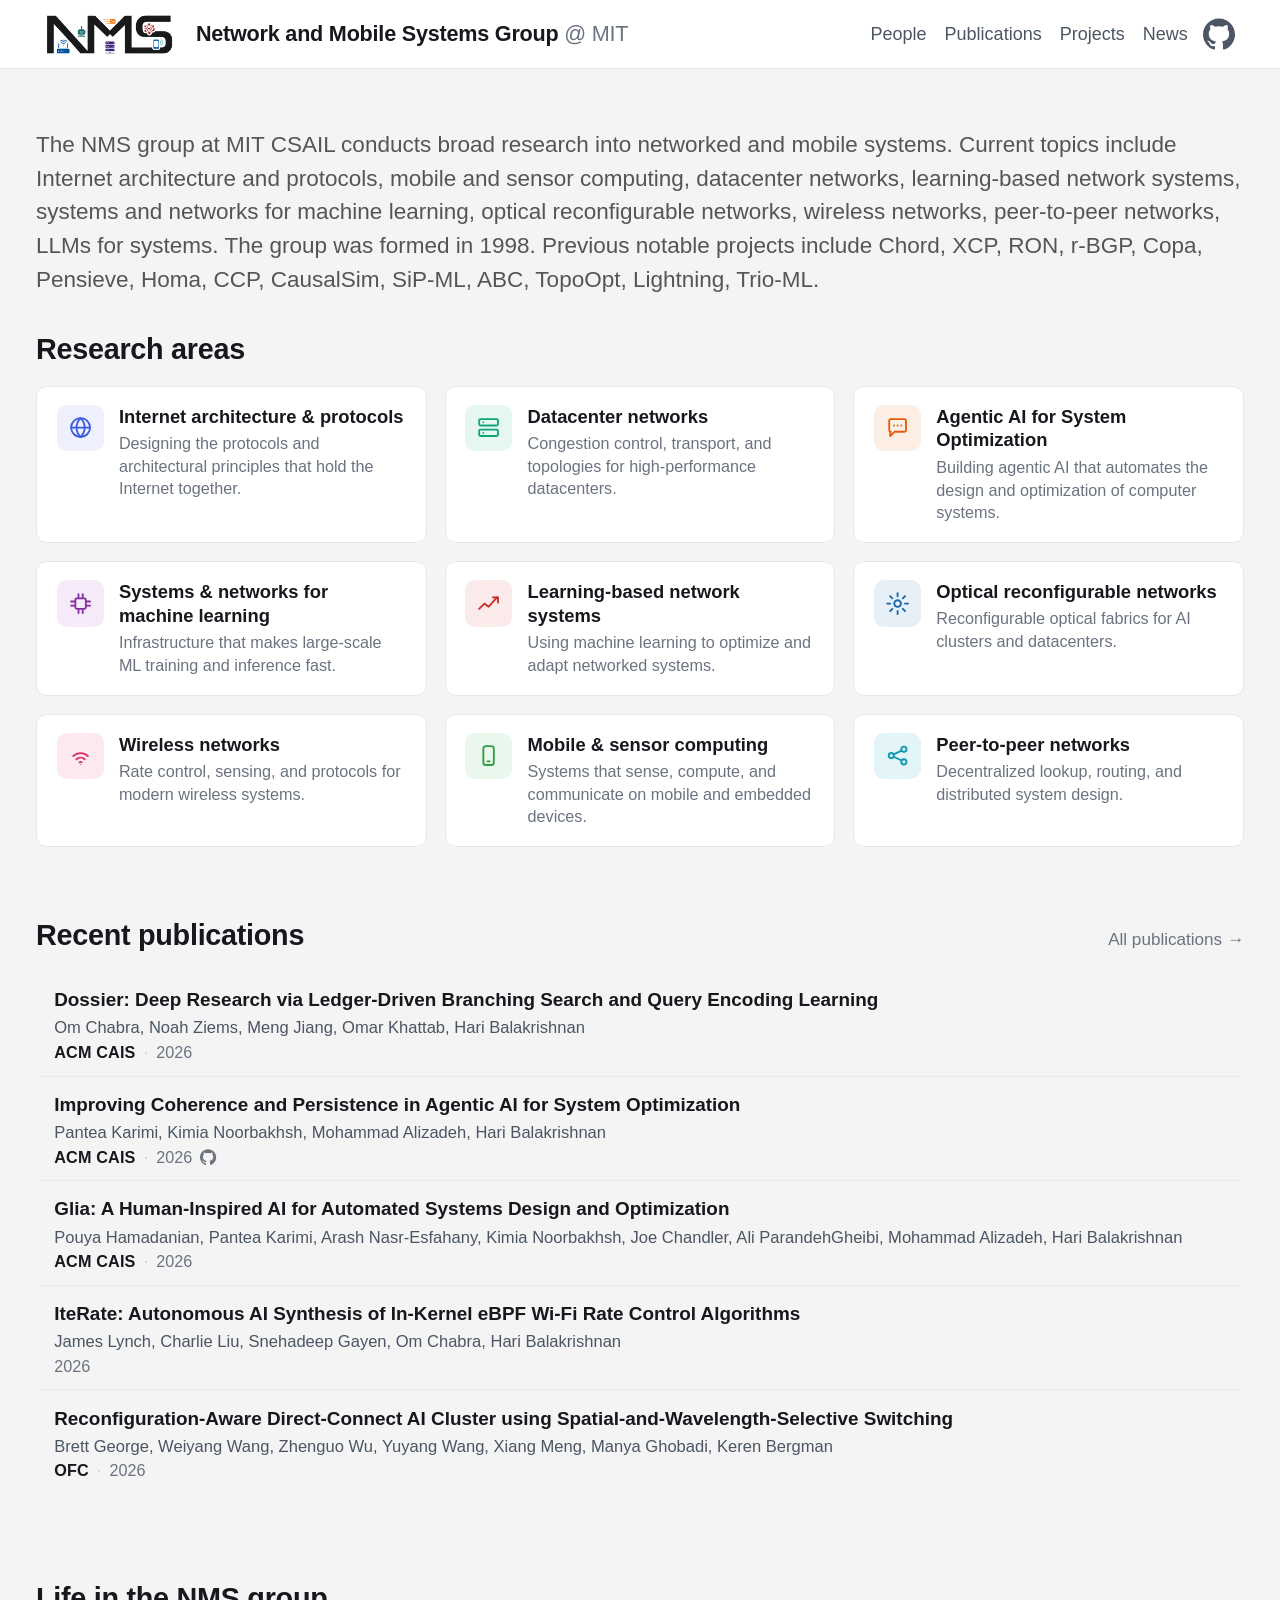
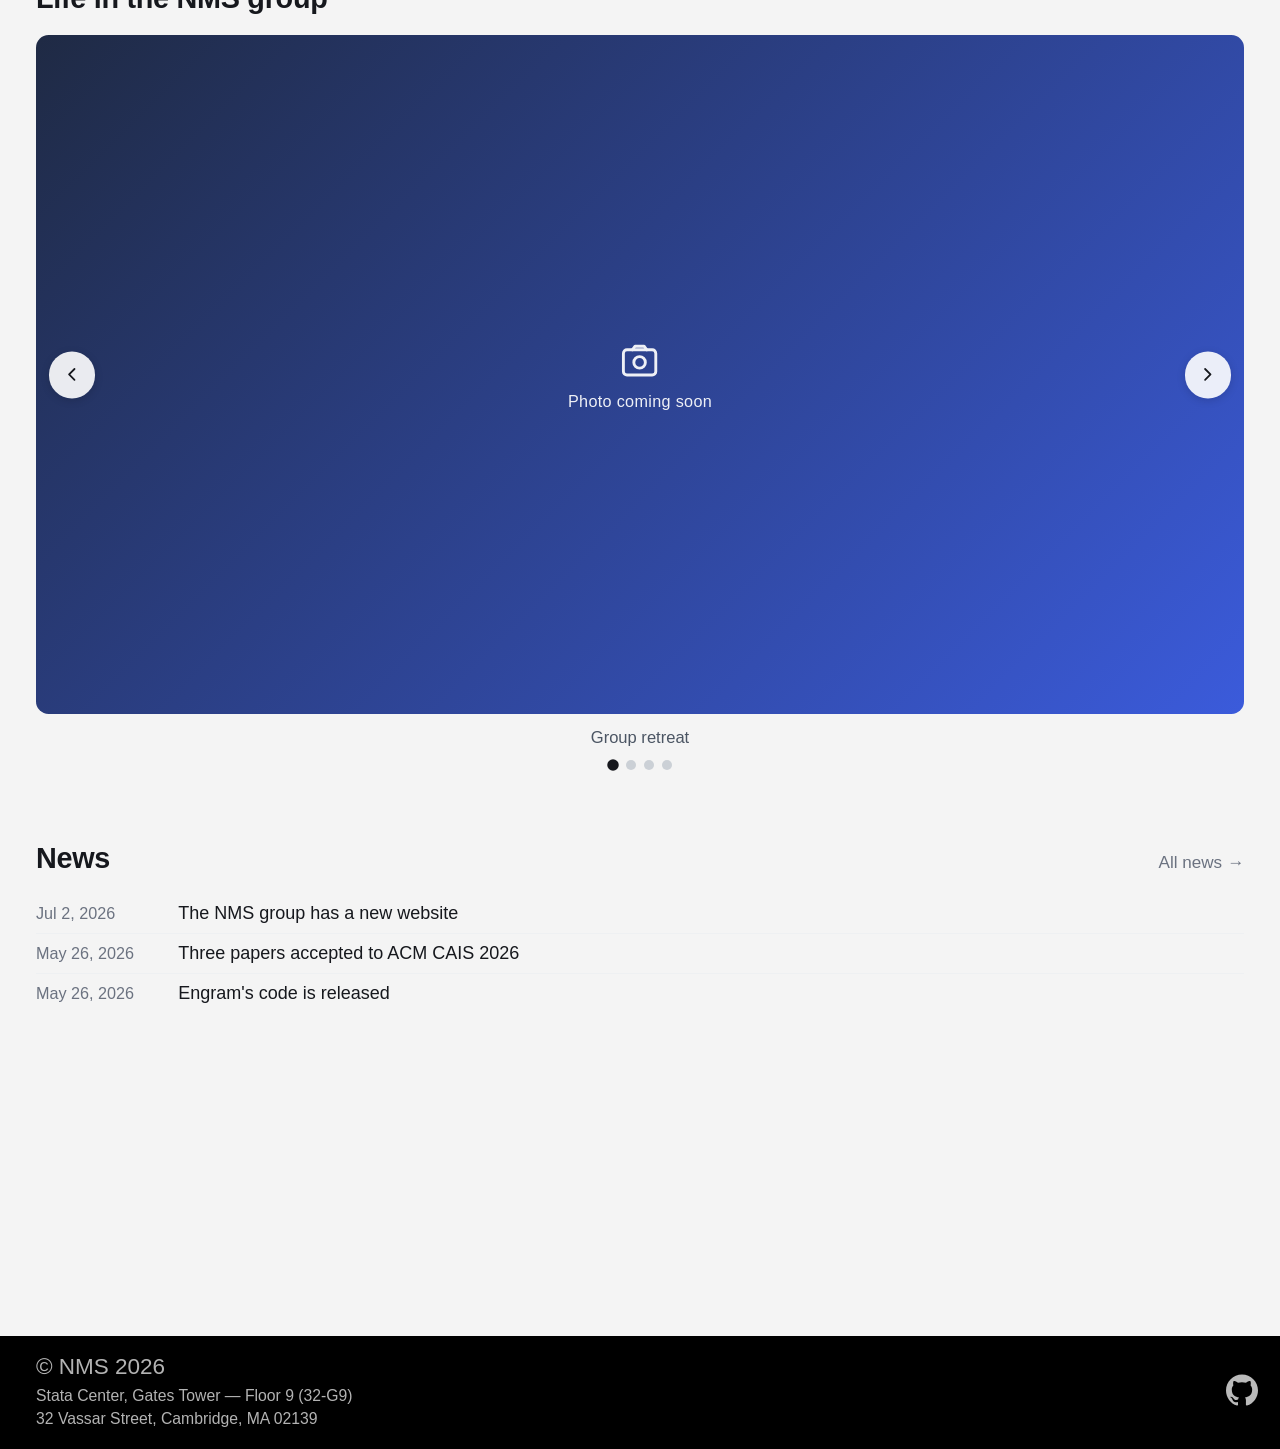
<file: index.html>
<!doctype html><html lang=en-us><head><meta charset=utf-8><meta http-equiv=X-UA-Compatible content="IE=edge,chrome=1"><title>Network and Mobile Systems Group | NMS</title><meta name=viewport content="width=device-width,minimum-scale=1"><meta name=description content="MIT CSAIL"><meta name=generator content="Hugo 0.163.3"><meta name=robots content="index, follow"><link rel=stylesheet href=/ananke/css/main.15fa3d30d4b4797ce9c37f129b58a652dc0da1605e5eb745b7949eda156527ab.css integrity="sha256-Ffo9MNS0eXzpw38Sm1imUtwNoWBeXrdFt5Se2hVlJ6s=" crossorigin=anonymous><script>(function(){"use strict";function t(){for(var t=document.querySelectorAll(".code-block .code-copy[hidden]"),e=0;e<t.length;e++)t[e].hidden=!1}document.readyState==="loading"?document.addEventListener("DOMContentLoaded",t):t();function e(e){var t=e.querySelector(".code-copy-label"),n=t?t.textContent:null;e.classList.add("is-copied"),t&&(t.textContent="Copied"),window.setTimeout(function(){e.classList.remove("is-copied"),t&&n!==null&&(t.textContent=n)},2e3)}function n(e){var n,t=document.createElement("textarea");t.value=e,t.setAttribute("readonly",""),t.style.position="absolute",t.style.left="-9999px",document.body.appendChild(t),t.select(),n=!1;try{n=document.execCommand("copy")}catch{n=!1}return document.body.removeChild(t),n}function s(t){var s,o,a,i=t.closest(".code-block");if(!i)return;if(s=i.querySelector("pre"),!s)return;a=s.querySelector("code")||s,o=a.innerText,navigator.clipboard&&navigator.clipboard.writeText?navigator.clipboard.writeText(o).then(function(){e(t)},function(){n(o)&&e(t)}):n(o)&&e(t)}document.addEventListener("click",function(e){var t=e.target.closest(".code-copy");t&&s(t)})})()</script><link href=/index.xml rel=alternate type=application/rss+xml title=NMS><link href=/index.xml rel=feed type=application/rss+xml title=NMS><link rel=canonical href=https://mit-nms.github.io/><meta property="og:url" content="https://mit-nms.github.io/"><meta property="og:site_name" content="NMS"><meta property="og:title" content="Network and Mobile Systems Group"><meta property="og:description" content="MIT CSAIL"><meta property="og:locale" content="en_us"><meta property="og:type" content="website"><meta itemprop=name content="Network and Mobile Systems Group"><meta itemprop=description content="MIT CSAIL"><meta itemprop=datePublished content="2026-07-02T15:01:42-04:00"><meta itemprop=dateModified content="2026-07-02T15:01:42-04:00"><meta itemprop=wordCount content="70"><meta name=twitter:card content="summary"><meta name=twitter:title content="Network and Mobile Systems Group"><meta name=twitter:description content="MIT CSAIL"></head><body class="ma0 avenir bg-near-white production is-home"><header class=nms-header><nav class=site-nav-bar role=navigation><div class=site-nav-inner><div class=site-nav-left><a href=/ class="site-brand no-underline" aria-label="NMS home"><img src=/images/nms-logo.png class=site-logo alt=NMS>
</a><a href=/ class="site-title no-underline">Network and Mobile Systems Group <span class=site-title-suffix>@ MIT</span></a></div><div class=site-nav-right><ul class="site-nav-menu list pl0 mv0 dib"><li class="dib ml3"><a class="site-nav-link no-underline" href=/people/>People</a></li><li class="dib ml3"><a class="site-nav-link no-underline" href=/publications/>Publications</a></li><li class="dib ml3"><a class="site-nav-link no-underline" href=/projects/>Projects</a></li><li class="dib ml3"><a class="site-nav-link no-underline" href=/news/>News</a></li></ul><div class=ananke-socials><a href=https://github.com/mit-nms target=_blank rel=noopener class="ananke-social-link link-transition github link dib z-999 pt3 pt0-l mr1" title="follow on GitHub - Opens in a new window" aria-label="follow on GitHub - Opens in a new window"><span class=icon><svg role="img" viewBox="0 0 24 24"><title>GitHub</title><path d="M12 .297c-6.63.0-12 5.373-12 12 0 5.303 3.438 9.8 8.205 11.385.6.113.82-.258.82-.577.0-.285-.01-1.04-.015-2.04-3.338.724-4.042-1.61-4.042-1.61C4.422 18.07 3.633 17.7 3.633 17.7c-1.087-.744.084-.729.084-.729 1.205.084 1.838 1.236 1.838 1.236 1.07 1.835 2.809 1.305 3.495.998.108-.776.417-1.305.76-1.605-2.665-.3-5.466-1.332-5.466-5.93.0-1.31.465-2.38 1.235-3.22-.135-.303-.54-1.523.105-3.176.0.0 1.005-.322 3.3 1.23.96-.267 1.98-.399 3-.405 1.02.006 2.04.138 3 .405 2.28-1.552 3.285-1.23 3.285-1.23.645 1.653.24 2.873.12 3.176.765.84 1.23 1.91 1.23 3.22.0 4.61-2.805 5.625-5.475 5.92.42.36.81 1.096.81 2.22.0 1.606-.015 2.896-.015 3.286.0.315.21.69.825.57C20.565 22.092 24 17.592 24 12.297c0-6.627-5.373-12-12-12"/></svg></span></a></div></div></div></nav></header><main class=pb7 role=main><article class="nms-wrap pv3 pv4-l"><section class="nms-prose f4 lh-copy nested-links mid-gray mb4"><p>The NMS group at MIT CSAIL conducts broad research into networked and mobile systems. Current topics include Internet architecture and protocols, mobile and sensor computing, datacenter networks, learning-based network systems, systems and networks for machine learning, optical reconfigurable networks, wireless networks, peer-to-peer networks, LLMs for systems. The group was formed in 1998. Previous notable projects include Chord, XCP, RON, r-BGP, Copa, Pensieve, Homa, CCP, CausalSim, SiP-ML, ABC, TopoOpt, Lightning, Trio-ML.</p></section><section class="home-section mb5"><h2 class=home-h2>Research areas</h2><div class=areas-grid><div class=area-card><span class=area-icon style=color:#3b5bdb;background:#eef1fd><svg viewBox="0 0 24 24" fill="none" stroke="currentColor" stroke-width="1.75" stroke-linecap="round" stroke-linejoin="round"><circle cx="12" cy="12" r="9"/><path d="M3 12h18"/><path d="M12 3c2.6 2.6 3.9 5.9 3.9 9s-1.3 6.4-3.9 9c-2.6-2.6-3.9-5.9-3.9-9S9.4 5.6 12 3z"/></svg></span><div class=area-body><div class=area-name>Internet architecture & protocols</div><div class=area-desc>Designing the protocols and architectural principles that hold the Internet together.</div></div></div><div class=area-card><span class=area-icon style=color:#0ca678;background:#e6f7f1><svg viewBox="0 0 24 24" fill="none" stroke="currentColor" stroke-width="1.75" stroke-linecap="round" stroke-linejoin="round"><rect x="3" y="4" width="18" height="6" rx="1.5"/><rect x="3" y="14" width="18" height="6" rx="1.5"/><path d="M7 7h.01M7 17h.01"/></svg></span><div class=area-body><div class=area-name>Datacenter networks</div><div class=area-desc>Congestion control, transport, and topologies for high-performance datacenters.</div></div></div><div class=area-card><span class=area-icon style=color:#e8590c;background:#fdeee4><svg viewBox="0 0 24 24" fill="none" stroke="currentColor" stroke-width="1.75" stroke-linecap="round" stroke-linejoin="round"><path d="M4 5.5A1.5 1.5.0 015.5 4h13A1.5 1.5.0 0120 5.5v9A1.5 1.5.0 0118.5 16H9l-4 4v-4h.5A1.5 1.5.0 014 14.5z"/><path d="M8.5 10h.01M12 10h.01m3.49.0h.01"/></svg></span><div class=area-body><div class=area-name>Agentic AI for System Optimization</div><div class=area-desc>Building agentic AI that automates the design and optimization of computer systems.</div></div></div><div class=area-card><span class=area-icon style=color:#862e9c;background:#f5eafa><svg viewBox="0 0 24 24" fill="none" stroke="currentColor" stroke-width="1.75" stroke-linecap="round" stroke-linejoin="round"><rect x="7" y="7" width="10" height="10" rx="1.5"/><path d="M10 3v3m4-3v3M10 18v3m4-3v3M3 10h3M3 14h3m12-4h3m-3 4h3"/></svg></span><div class=area-body><div class=area-name>Systems & networks for machine learning</div><div class=area-desc>Infrastructure that makes large-scale ML training and inference fast.</div></div></div><div class=area-card><span class=area-icon style=color:#c92a2a;background:#fbeaea><svg viewBox="0 0 24 24" fill="none" stroke="currentColor" stroke-width="1.75" stroke-linecap="round" stroke-linejoin="round"><path d="M3 17l5-5 4 3 8-9"/><path d="M16 6h5v5"/></svg></span><div class=area-body><div class=area-name>Learning-based network systems</div><div class=area-desc>Using machine learning to optimize and adapt networked systems.</div></div></div><div class=area-card><span class=area-icon style=color:#1864ab;background:#e7eff7><svg viewBox="0 0 24 24" fill="none" stroke="currentColor" stroke-width="1.75" stroke-linecap="round" stroke-linejoin="round"><circle cx="12" cy="12" r="3.2"/><path d="M12 2v3m0 14v3M2 12h3m14 0h3M4.9 4.9 7 7M17 17l2.1 2.1m0-14.2L17 7M7 17l-2.1 2.1"/></svg></span><div class=area-body><div class=area-name>Optical reconfigurable networks</div><div class=area-desc>Reconfigurable optical fabrics for AI clusters and datacenters.</div></div></div><div class=area-card><span class=area-icon style=color:#d6336c;background:#fce8ef><svg viewBox="0 0 24 24" fill="none" stroke="currentColor" stroke-width="1.75" stroke-linecap="round" stroke-linejoin="round"><path d="M5 12.5a10 10 0 0114 0"/><path d="M8 15.5a6 6 0 018 0"/><path d="M11 18.4a1.6 1.6.0 012 0"/><circle cx="12" cy="20.5" r=".5" fill="currentColor" stroke="none"/></svg></span><div class=area-body><div class=area-name>Wireless networks</div><div class=area-desc>Rate control, sensing, and protocols for modern wireless systems.</div></div></div><div class=area-card><span class=area-icon style=color:#2f9e44;background:#e9f7ec><svg viewBox="0 0 24 24" fill="none" stroke="currentColor" stroke-width="1.75" stroke-linecap="round" stroke-linejoin="round"><rect x="7" y="3" width="10" height="18" rx="2.5"/><path d="M11 17.5h2"/></svg></span><div class=area-body><div class=area-name>Mobile & sensor computing</div><div class=area-desc>Systems that sense, compute, and communicate on mobile and embedded devices.</div></div></div><div class=area-card><span class=area-icon style=color:#1098ad;background:#e3f4f7><svg viewBox="0 0 24 24" fill="none" stroke="currentColor" stroke-width="1.75" stroke-linecap="round" stroke-linejoin="round"><circle cx="6" cy="12" r="2.5"/><circle cx="18" cy="6" r="2.5"/><circle cx="18" cy="18" r="2.5"/><path d="M8.3 10.9l7.4-3.6M8.3 13.1l7.4 3.6"/></svg></span><div class=area-body><div class=area-name>Peer-to-peer networks</div><div class=area-desc>Decentralized lookup, routing, and distributed system design.</div></div></div></div></section><section class="home-section mb5"><div class=home-section-head><h2 class=home-h2>Recent publications</h2><a class=home-more href=/publications/>All publications &rarr;</a></div><ol class=pub-list><li class=pub-item data-search="dossier: deep research via ledger-driven branching search and query encoding learning om chabra, noah ziems, meng jiang, omar khattab, hari balakrishnan acm cais 2026"><div class=pub-title><a href=https://doi.org/10.1145/3786335.3813122 target=_blank rel=noopener>Dossier: Deep Research via Ledger-Driven Branching Search and Query Encoding Learning</a></div><div class=pub-authors>Om Chabra, Noah Ziems, Meng Jiang, Omar Khattab, Hari Balakrishnan</div><div class=pub-meta><span class=pub-venue>ACM CAIS</span><span class=pub-sep aria-hidden=true>·</span><span class=pub-year-inline>2026</span></div></li><li class=pub-item data-search="improving coherence and persistence in agentic ai for system optimization pantea karimi, kimia noorbakhsh, mohammad alizadeh, hari balakrishnan acm cais 2026"><div class=pub-title><a href=https://doi.org/10.1145/3786335.3813138 target=_blank rel=noopener>Improving Coherence and Persistence in Agentic AI for System Optimization</a></div><div class=pub-authors>Pantea Karimi, Kimia Noorbakhsh, Mohammad Alizadeh, Hari Balakrishnan</div><div class=pub-meta><span class=pub-venue>ACM CAIS</span><span class=pub-sep aria-hidden=true>·</span><span class=pub-year-inline>2026</span><a href=https://github.com/mit-nms/Engram target=_blank rel=noopener class=pub-code title=Code aria-label="Code on GitHub"><svg role="img" viewBox="0 0 24 24"><title>GitHub</title><path d="M12 .297c-6.63.0-12 5.373-12 12 0 5.303 3.438 9.8 8.205 11.385.6.113.82-.258.82-.577.0-.285-.01-1.04-.015-2.04-3.338.724-4.042-1.61-4.042-1.61C4.422 18.07 3.633 17.7 3.633 17.7c-1.087-.744.084-.729.084-.729 1.205.084 1.838 1.236 1.838 1.236 1.07 1.835 2.809 1.305 3.495.998.108-.776.417-1.305.76-1.605-2.665-.3-5.466-1.332-5.466-5.93.0-1.31.465-2.38 1.235-3.22-.135-.303-.54-1.523.105-3.176.0.0 1.005-.322 3.3 1.23.96-.267 1.98-.399 3-.405 1.02.006 2.04.138 3 .405 2.28-1.552 3.285-1.23 3.285-1.23.645 1.653.24 2.873.12 3.176.765.84 1.23 1.91 1.23 3.22.0 4.61-2.805 5.625-5.475 5.92.42.36.81 1.096.81 2.22.0 1.606-.015 2.896-.015 3.286.0.315.21.69.825.57C20.565 22.092 24 17.592 24 12.297c0-6.627-5.373-12-12-12"/></svg></a></div></li><li class=pub-item data-search="glia: a human-inspired ai for automated systems design and optimization pouya hamadanian, pantea karimi, arash nasr-esfahany, kimia noorbakhsh, joe chandler, ali parandehgheibi, mohammad alizadeh, hari balakrishnan acm cais 2026"><div class=pub-title><a href=https://doi.org/10.1145/3786335.3813125 target=_blank rel=noopener>Glia: A Human-Inspired AI for Automated Systems Design and Optimization</a></div><div class=pub-authors>Pouya Hamadanian, Pantea Karimi, Arash Nasr-Esfahany, Kimia Noorbakhsh, Joe Chandler, Ali ParandehGheibi, Mohammad Alizadeh, Hari Balakrishnan</div><div class=pub-meta><span class=pub-venue>ACM CAIS</span><span class=pub-sep aria-hidden=true>·</span><span class=pub-year-inline>2026</span></div></li><li class=pub-item data-search="iterate: autonomous ai synthesis of in-kernel ebpf wi-fi rate control algorithms james lynch, charlie liu, snehadeep gayen, om chabra, hari balakrishnan  2026"><div class=pub-title><a href=https://arxiv.org/abs/2605.02542 target=_blank rel=noopener>IteRate: Autonomous AI Synthesis of In-Kernel eBPF Wi-Fi Rate Control Algorithms</a></div><div class=pub-authors>James Lynch, Charlie Liu, Snehadeep Gayen, Om Chabra, Hari Balakrishnan</div><div class=pub-meta><span class=pub-year-inline>2026</span></div></li><li class=pub-item data-search="reconfiguration-aware direct-connect ai cluster using spatial-and-wavelength-selective switching brett george, weiyang wang, zhenguo wu, yuyang wang, xiang meng, manya ghobadi, keren bergman ofc 2026"><div class=pub-title><a href=https://ieeexplore.ieee.org/document/11524639 target=_blank rel=noopener>Reconfiguration-Aware Direct-Connect AI Cluster using Spatial-and-Wavelength-Selective Switching</a></div><div class=pub-authors>Brett George, Weiyang Wang, Zhenguo Wu, Yuyang Wang, Xiang Meng, Manya Ghobadi, Keren Bergman</div><div class=pub-meta><span class=pub-venue>OFC</span><span class=pub-sep aria-hidden=true>·</span><span class=pub-year-inline>2026</span></div></li></ol></section><section class="home-section mb5"><h2 class=home-h2>Life in the NMS group</h2><div class=album tabindex=0 aria-roledescription=carousel aria-label="Group photos"><div class=album-viewport><div class=album-track><div class=album-slide data-caption="Group retreat" role=group aria-roledescription=slide aria-label="1 of 4"><div class=album-media><div class=album-ph style=background:linear-gradient(135deg,#1f2a44,#3b5bdb)><svg class="album-ph-icon" viewBox="0 0 24 24" fill="none" stroke="currentColor" stroke-width="1.6" stroke-linecap="round" stroke-linejoin="round"><rect x="3" y="6" width="18" height="14" rx="2"/><circle cx="12" cy="13" r="3.2"/><path d="M8 6l1.5-2h5L16 6"/></svg>
<span class=album-ph-text>Photo coming soon</span></div></div></div><div class=album-slide data-caption="Lab celebration" role=group aria-roledescription=slide aria-label="2 of 4"><div class=album-media><div class=album-ph style=background:linear-gradient(135deg,#0b3d2e,#0ca678)><svg class="album-ph-icon" viewBox="0 0 24 24" fill="none" stroke="currentColor" stroke-width="1.6" stroke-linecap="round" stroke-linejoin="round"><rect x="3" y="6" width="18" height="14" rx="2"/><circle cx="12" cy="13" r="3.2"/><path d="M8 6l1.5-2h5L16 6"/></svg>
<span class=album-ph-text>Photo coming soon</span></div></div></div><div class=album-slide data-caption="Conference trip" role=group aria-roledescription=slide aria-label="3 of 4"><div class=album-media><div class=album-ph style=background:linear-gradient(135deg,#3d1f44,#862e9c)><svg class="album-ph-icon" viewBox="0 0 24 24" fill="none" stroke="currentColor" stroke-width="1.6" stroke-linecap="round" stroke-linejoin="round"><rect x="3" y="6" width="18" height="14" rx="2"/><circle cx="12" cy="13" r="3.2"/><path d="M8 6l1.5-2h5L16 6"/></svg>
<span class=album-ph-text>Photo coming soon</span></div></div></div><div class=album-slide data-caption="Group dinner" role=group aria-roledescription=slide aria-label="4 of 4"><div class=album-media><div class=album-ph style=background:linear-gradient(135deg,#442018,#e8590c)><svg class="album-ph-icon" viewBox="0 0 24 24" fill="none" stroke="currentColor" stroke-width="1.6" stroke-linecap="round" stroke-linejoin="round"><rect x="3" y="6" width="18" height="14" rx="2"/><circle cx="12" cy="13" r="3.2"/><path d="M8 6l1.5-2h5L16 6"/></svg>
<span class=album-ph-text>Photo coming soon</span></div></div></div></div><button class="album-btn prev" type=button aria-label="Previous photo"><svg viewBox="0 0 24 24" fill="none" stroke="currentColor" stroke-width="2" stroke-linecap="round" stroke-linejoin="round"><path d="M15 18l-6-6 6-6"/></svg></button>
<button class="album-btn next" type=button aria-label="Next photo"><svg viewBox="0 0 24 24" fill="none" stroke="currentColor" stroke-width="2" stroke-linecap="round" stroke-linejoin="round"><path d="M9 18l6-6-6-6"/></svg></button></div><p class=album-caption data-album-caption>Group retreat</p><div class=album-dots role=tablist><button class="album-dot is-active" type=button data-idx=0 aria-label="Go to photo 1"></button><button class=album-dot type=button data-idx=1 aria-label="Go to photo 2"></button><button class=album-dot type=button data-idx=2 aria-label="Go to photo 3"></button><button class=album-dot type=button data-idx=3 aria-label="Go to photo 4"></button></div></div></section><section class=home-section><div class=home-section-head><h2 class=home-h2>News</h2><a class=home-more href=/news/>All news &rarr;</a></div><div class=home-news><div class=home-news-item><time class=home-news-date>Jul 2, 2026</time>
<a href=/news/new-website/>The NMS group has a new website</a></div><div class=home-news-item><time class=home-news-date>May 26, 2026</time>
<a href=/news/three-papers-cais-2026/>Three papers accepted to ACM CAIS 2026</a></div><div class=home-news-item><time class=home-news-date>May 26, 2026</time>
<a href=/news/engram-code-release/>Engram's code is released</a></div></div></section></article><script>(function(){var e=Array.prototype.slice.call(document.querySelectorAll(".album"));e.forEach(function(e){var t,s,a=e.querySelector(".album-track"),r=Array.prototype.slice.call(e.querySelectorAll(".album-slide")),c=e.querySelector(".album-btn.prev"),l=e.querySelector(".album-btn.next"),d=Array.prototype.slice.call(e.querySelectorAll(".album-dot")),u=e.querySelector("[data-album-caption]"),i=e.querySelector(".album-viewport"),o=r.length;if(!a||o===0)return;t=0;function n(e){t=(e%o+o)%o,a.style.transform="translateX(-"+t*100+"%)",d.forEach(function(e,n){e.classList.toggle("is-active",n===t),e.setAttribute("aria-selected",n===t?"true":"false")}),u&&(u.textContent=r[t].getAttribute("data-caption")||"")}c&&c.addEventListener("click",function(){n(t-1)}),l&&l.addEventListener("click",function(){n(t+1)}),d.forEach(function(e){e.addEventListener("click",function(){n(parseInt(e.getAttribute("data-idx"),10))})}),e.addEventListener("keydown",function(e){e.key==="ArrowLeft"?(e.preventDefault(),n(t-1)):e.key==="ArrowRight"&&(e.preventDefault(),n(t+1))}),i&&(s=null,i.addEventListener("touchstart",function(e){s=e.touches[0].clientX},{passive:!0}),i.addEventListener("touchend",function(e){if(s===null)return;var o=e.changedTouches[0].clientX-s;(o<0?-o:o)>40&&n(o<0?t+1:t-1),s=null})),n(0)})})()</script></main><footer class="bg-black bottom-0 w-100 pa3" role=contentinfo><div class="flex justify-between items-center"><div class=ph3><a class="f4 fw4 hover-white white-70 dn dib-ns no-underline" href=https://mit-nms.github.io/>&copy; NMS 2026</a><address class="footer-address white-70 f6 pt1">Stata Center, Gates Tower — Floor 9 (32-G9)<br>32 Vassar Street, Cambridge, MA 02139</address></div><div><div class=ananke-socials><a href=https://github.com/mit-nms target=_blank rel=noopener class="ananke-social-link link-transition github link dib z-999 pt3 pt0-l mr1" title="follow on GitHub - Opens in a new window" aria-label="follow on GitHub - Opens in a new window"><span class=icon><svg role="img" viewBox="0 0 24 24"><title>GitHub</title><path d="M12 .297c-6.63.0-12 5.373-12 12 0 5.303 3.438 9.8 8.205 11.385.6.113.82-.258.82-.577.0-.285-.01-1.04-.015-2.04-3.338.724-4.042-1.61-4.042-1.61C4.422 18.07 3.633 17.7 3.633 17.7c-1.087-.744.084-.729.084-.729 1.205.084 1.838 1.236 1.838 1.236 1.07 1.835 2.809 1.305 3.495.998.108-.776.417-1.305.76-1.605-2.665-.3-5.466-1.332-5.466-5.93.0-1.31.465-2.38 1.235-3.22-.135-.303-.54-1.523.105-3.176.0.0 1.005-.322 3.3 1.23.96-.267 1.98-.399 3-.405 1.02.006 2.04.138 3 .405 2.28-1.552 3.285-1.23 3.285-1.23.645 1.653.24 2.873.12 3.176.765.84 1.23 1.91 1.23 3.22.0 4.61-2.805 5.625-5.475 5.92.42.36.81 1.096.81 2.22.0 1.606-.015 2.896-.015 3.286.0.315.21.69.825.57C20.565 22.092 24 17.592 24 12.297c0-6.627-5.373-12-12-12"/></svg></span></a></div></div></div></footer></body></html>
</file>
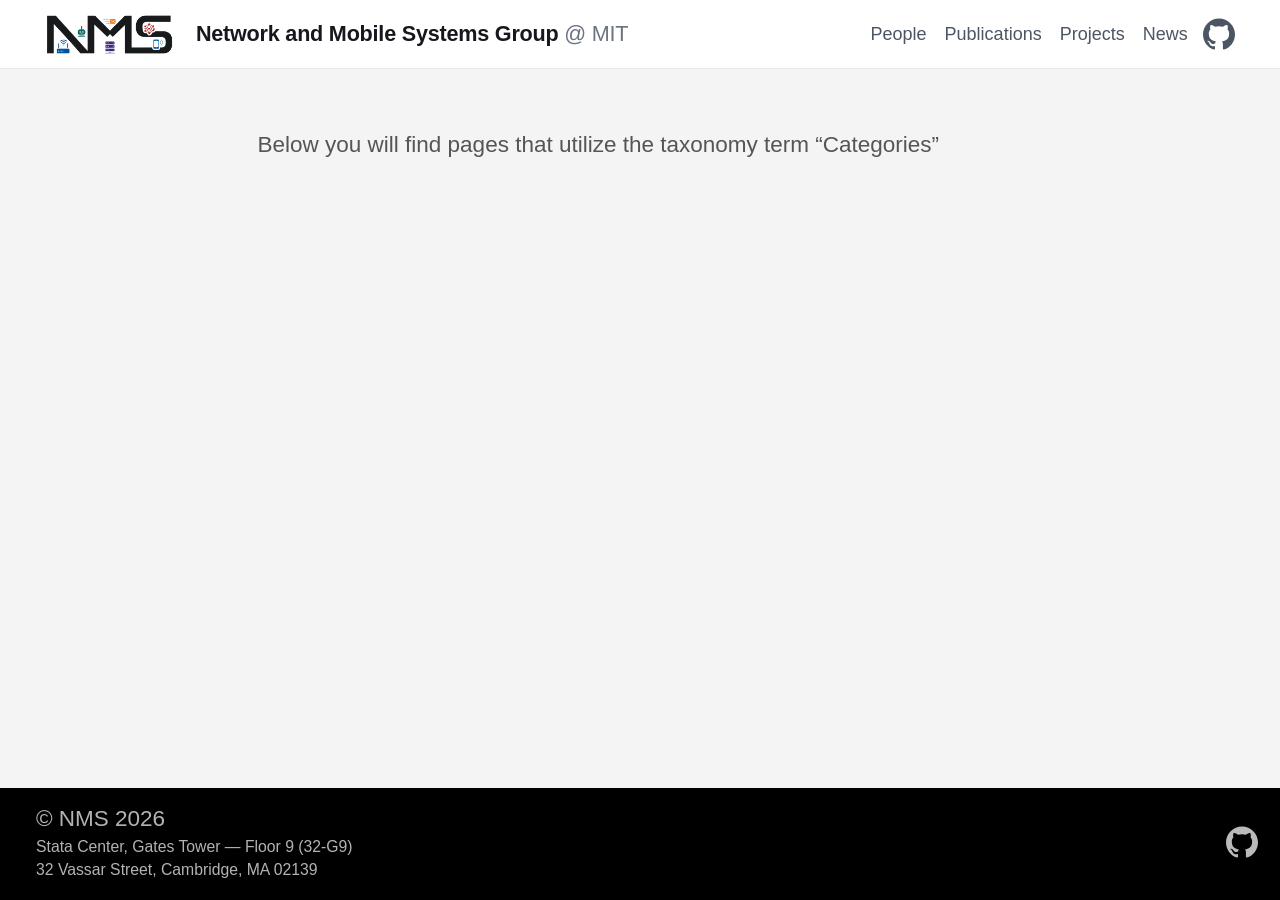
<file: categories/index.html>
<!doctype html><html lang=en-us><head><meta charset=utf-8><meta http-equiv=X-UA-Compatible content="IE=edge,chrome=1"><title>NMS</title><meta name=viewport content="width=device-width,minimum-scale=1"><meta name=description content><meta name=generator content="Hugo 0.163.3"><meta name=robots content="index, follow"><link rel=stylesheet href=/ananke/css/main.15fa3d30d4b4797ce9c37f129b58a652dc0da1605e5eb745b7949eda156527ab.css integrity="sha256-Ffo9MNS0eXzpw38Sm1imUtwNoWBeXrdFt5Se2hVlJ6s=" crossorigin=anonymous><script>(function(){"use strict";function t(){for(var t=document.querySelectorAll(".code-block .code-copy[hidden]"),e=0;e<t.length;e++)t[e].hidden=!1}document.readyState==="loading"?document.addEventListener("DOMContentLoaded",t):t();function e(e){var t=e.querySelector(".code-copy-label"),n=t?t.textContent:null;e.classList.add("is-copied"),t&&(t.textContent="Copied"),window.setTimeout(function(){e.classList.remove("is-copied"),t&&n!==null&&(t.textContent=n)},2e3)}function n(e){var n,t=document.createElement("textarea");t.value=e,t.setAttribute("readonly",""),t.style.position="absolute",t.style.left="-9999px",document.body.appendChild(t),t.select(),n=!1;try{n=document.execCommand("copy")}catch{n=!1}return document.body.removeChild(t),n}function s(t){var s,o,a,i=t.closest(".code-block");if(!i)return;if(s=i.querySelector("pre"),!s)return;a=s.querySelector("code")||s,o=a.innerText,navigator.clipboard&&navigator.clipboard.writeText?navigator.clipboard.writeText(o).then(function(){e(t)},function(){n(o)&&e(t)}):n(o)&&e(t)}document.addEventListener("click",function(e){var t=e.target.closest(".code-copy");t&&s(t)})})()</script><link href=/categories/index.xml rel=alternate type=application/rss+xml title=NMS><link href=/categories/index.xml rel=feed type=application/rss+xml title=NMS><link rel=canonical href=https://mit-nms.github.io/categories/><meta property="og:url" content="https://mit-nms.github.io/categories/"><meta property="og:site_name" content="NMS"><meta property="og:title" content="Categories"><meta property="og:locale" content="en_us"><meta property="og:type" content="website"><meta itemprop=name content="Categories"><meta name=twitter:card content="summary"><meta name=twitter:title content="Categories"></head><body class="ma0 avenir bg-near-white production is-taxonomy"><header class=nms-header><nav class=site-nav-bar role=navigation><div class=site-nav-inner><div class=site-nav-left><a href=/ class="site-brand no-underline" aria-label="NMS home"><img src=/images/nms-logo.png class=site-logo alt=NMS>
</a><a href=/ class="site-title no-underline">Network and Mobile Systems Group <span class=site-title-suffix>@ MIT</span></a></div><div class=site-nav-right><ul class="site-nav-menu list pl0 mv0 dib"><li class="dib ml3"><a class="site-nav-link no-underline" href=/people/>People</a></li><li class="dib ml3"><a class="site-nav-link no-underline" href=/publications/>Publications</a></li><li class="dib ml3"><a class="site-nav-link no-underline" href=/projects/>Projects</a></li><li class="dib ml3"><a class="site-nav-link no-underline" href=/news/>News</a></li></ul><div class=ananke-socials><a href=https://github.com/mit-nms target=_blank rel=noopener class="ananke-social-link link-transition github link dib z-999 pt3 pt0-l mr1" title="follow on GitHub - Opens in a new window" aria-label="follow on GitHub - Opens in a new window"><span class=icon><svg role="img" viewBox="0 0 24 24"><title>GitHub</title><path d="M12 .297c-6.63.0-12 5.373-12 12 0 5.303 3.438 9.8 8.205 11.385.6.113.82-.258.82-.577.0-.285-.01-1.04-.015-2.04-3.338.724-4.042-1.61-4.042-1.61C4.422 18.07 3.633 17.7 3.633 17.7c-1.087-.744.084-.729.084-.729 1.205.084 1.838 1.236 1.838 1.236 1.07 1.835 2.809 1.305 3.495.998.108-.776.417-1.305.76-1.605-2.665-.3-5.466-1.332-5.466-5.93.0-1.31.465-2.38 1.235-3.22-.135-.303-.54-1.523.105-3.176.0.0 1.005-.322 3.3 1.23.96-.267 1.98-.399 3-.405 1.02.006 2.04.138 3 .405 2.28-1.552 3.285-1.23 3.285-1.23.645 1.653.24 2.873.12 3.176.765.84 1.23 1.91 1.23 3.22.0 4.61-2.805 5.625-5.475 5.92.42.36.81 1.096.81 2.22.0 1.606-.015 2.896-.015 3.286.0.315.21.69.825.57C20.565 22.092 24 17.592 24 12.297c0-6.627-5.373-12-12-12"/></svg></span></a></div></div></div></nav></header><main class=pb7 role=main><article class="cf pa3 pa4-m pa4-l"><div class="measure-wide-l center f4 lh-copy nested-copy-line-height nested-links mid-gray"><p>Below you will find pages that utilize the taxonomy term “Categories”</p></div></article><div class="mw8 center"><section class="flex-ns mt5 flex-wrap justify-around"></section></div></main><footer class="bg-black bottom-0 w-100 pa3" role=contentinfo><div class="flex justify-between items-center"><div class=ph3><a class="f4 fw4 hover-white white-70 dn dib-ns no-underline" href=https://mit-nms.github.io/>&copy; NMS 2026</a><address class="footer-address white-70 f6 pt1">Stata Center, Gates Tower — Floor 9 (32-G9)<br>32 Vassar Street, Cambridge, MA 02139</address></div><div><div class=ananke-socials><a href=https://github.com/mit-nms target=_blank rel=noopener class="ananke-social-link link-transition github link dib z-999 pt3 pt0-l mr1" title="follow on GitHub - Opens in a new window" aria-label="follow on GitHub - Opens in a new window"><span class=icon><svg role="img" viewBox="0 0 24 24"><title>GitHub</title><path d="M12 .297c-6.63.0-12 5.373-12 12 0 5.303 3.438 9.8 8.205 11.385.6.113.82-.258.82-.577.0-.285-.01-1.04-.015-2.04-3.338.724-4.042-1.61-4.042-1.61C4.422 18.07 3.633 17.7 3.633 17.7c-1.087-.744.084-.729.084-.729 1.205.084 1.838 1.236 1.838 1.236 1.07 1.835 2.809 1.305 3.495.998.108-.776.417-1.305.76-1.605-2.665-.3-5.466-1.332-5.466-5.93.0-1.31.465-2.38 1.235-3.22-.135-.303-.54-1.523.105-3.176.0.0 1.005-.322 3.3 1.23.96-.267 1.98-.399 3-.405 1.02.006 2.04.138 3 .405 2.28-1.552 3.285-1.23 3.285-1.23.645 1.653.24 2.873.12 3.176.765.84 1.23 1.91 1.23 3.22.0 4.61-2.805 5.625-5.475 5.92.42.36.81 1.096.81 2.22.0 1.606-.015 2.896-.015 3.286.0.315.21.69.825.57C20.565 22.092 24 17.592 24 12.297c0-6.627-5.373-12-12-12"/></svg></span></a></div></div></div></footer></body></html>
</file>
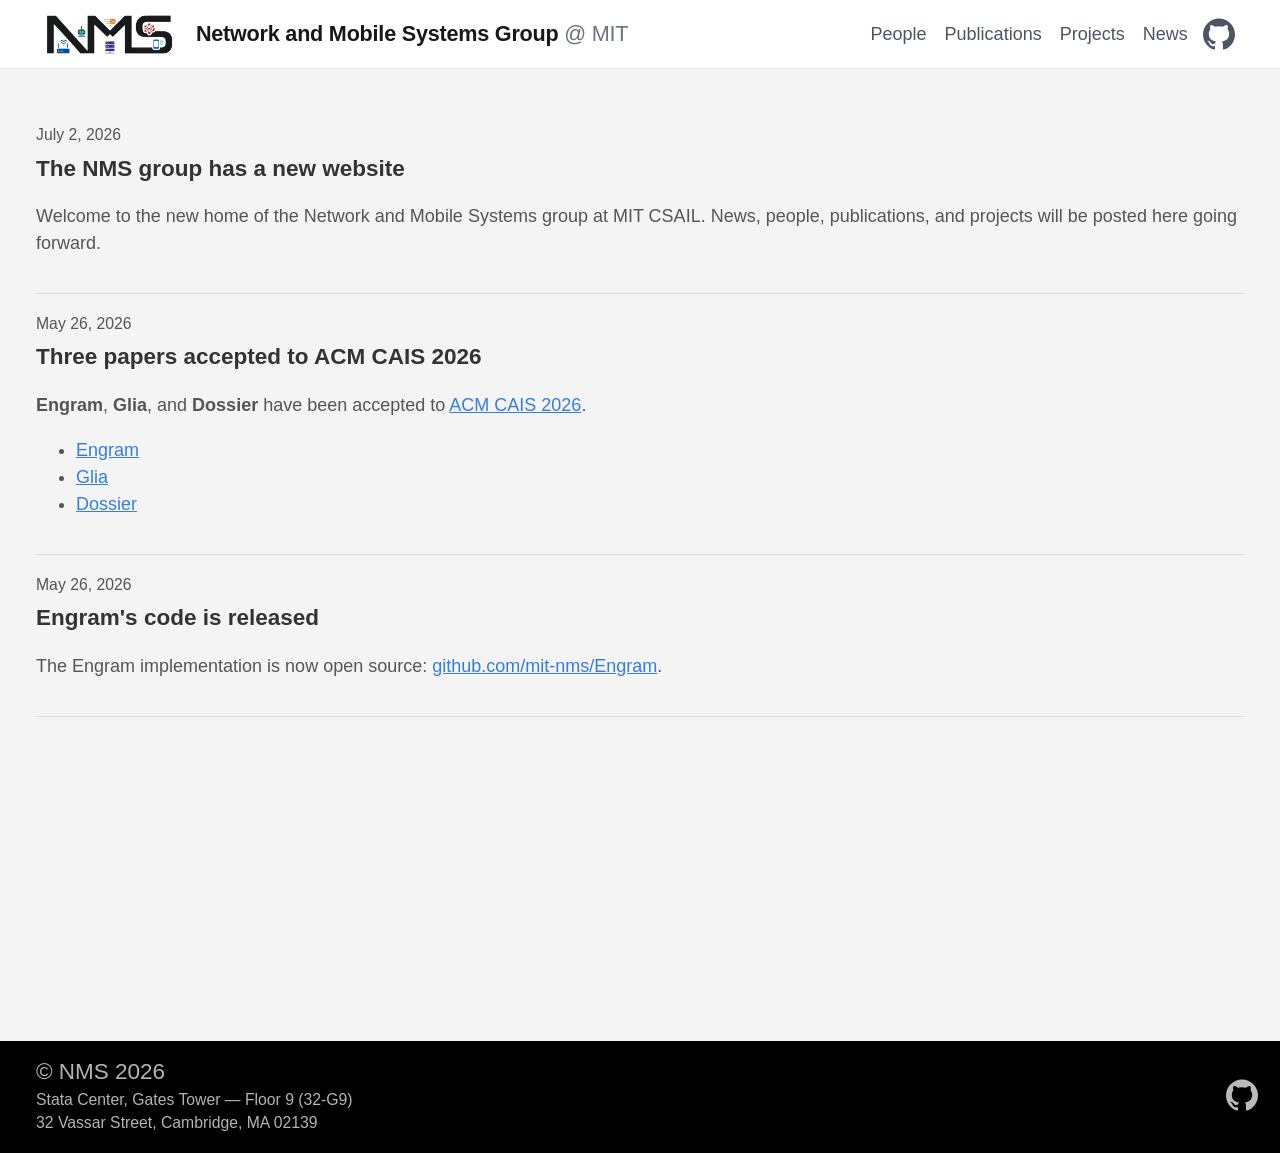
<file: news/index.html>
<!doctype html><html lang=en-us><head><meta charset=utf-8><meta http-equiv=X-UA-Compatible content="IE=edge,chrome=1"><title>News | NMS</title><meta name=viewport content="width=device-width,minimum-scale=1"><meta name=description content><meta name=generator content="Hugo 0.163.3"><meta name=robots content="index, follow"><link rel=stylesheet href=/ananke/css/main.15fa3d30d4b4797ce9c37f129b58a652dc0da1605e5eb745b7949eda156527ab.css integrity="sha256-Ffo9MNS0eXzpw38Sm1imUtwNoWBeXrdFt5Se2hVlJ6s=" crossorigin=anonymous><script>(function(){"use strict";function t(){for(var t=document.querySelectorAll(".code-block .code-copy[hidden]"),e=0;e<t.length;e++)t[e].hidden=!1}document.readyState==="loading"?document.addEventListener("DOMContentLoaded",t):t();function e(e){var t=e.querySelector(".code-copy-label"),n=t?t.textContent:null;e.classList.add("is-copied"),t&&(t.textContent="Copied"),window.setTimeout(function(){e.classList.remove("is-copied"),t&&n!==null&&(t.textContent=n)},2e3)}function n(e){var n,t=document.createElement("textarea");t.value=e,t.setAttribute("readonly",""),t.style.position="absolute",t.style.left="-9999px",document.body.appendChild(t),t.select(),n=!1;try{n=document.execCommand("copy")}catch{n=!1}return document.body.removeChild(t),n}function s(t){var s,o,a,i=t.closest(".code-block");if(!i)return;if(s=i.querySelector("pre"),!s)return;a=s.querySelector("code")||s,o=a.innerText,navigator.clipboard&&navigator.clipboard.writeText?navigator.clipboard.writeText(o).then(function(){e(t)},function(){n(o)&&e(t)}):n(o)&&e(t)}document.addEventListener("click",function(e){var t=e.target.closest(".code-copy");t&&s(t)})})()</script><link href=/news/index.xml rel=alternate type=application/rss+xml title=NMS><link href=/news/index.xml rel=feed type=application/rss+xml title=NMS><link rel=canonical href=https://mit-nms.github.io/news/><meta property="og:url" content="https://mit-nms.github.io/news/"><meta property="og:site_name" content="NMS"><meta property="og:title" content="News"><meta property="og:locale" content="en_us"><meta property="og:type" content="website"><meta itemprop=name content="News"><meta itemprop=datePublished content="2026-07-02T15:00:00-04:00"><meta itemprop=dateModified content="2026-07-02T15:00:00-04:00"><meta name=twitter:card content="summary"><meta name=twitter:title content="News"></head><body class="ma0 avenir bg-near-white production is-section is-section"><header class=nms-header><nav class=site-nav-bar role=navigation><div class=site-nav-inner><div class=site-nav-left><a href=/ class="site-brand no-underline" aria-label="NMS home"><img src=/images/nms-logo.png class=site-logo alt=NMS>
</a><a href=/ class="site-title no-underline">Network and Mobile Systems Group <span class=site-title-suffix>@ MIT</span></a></div><div class=site-nav-right><ul class="site-nav-menu list pl0 mv0 dib"><li class="dib ml3"><a class="site-nav-link no-underline" href=/people/>People</a></li><li class="dib ml3"><a class="site-nav-link no-underline" href=/publications/>Publications</a></li><li class="dib ml3"><a class="site-nav-link no-underline" href=/projects/>Projects</a></li><li class="dib ml3"><a class="site-nav-link no-underline" href=/news/>News</a></li></ul><div class=ananke-socials><a href=https://github.com/mit-nms target=_blank rel=noopener class="ananke-social-link link-transition github link dib z-999 pt3 pt0-l mr1" title="follow on GitHub - Opens in a new window" aria-label="follow on GitHub - Opens in a new window"><span class=icon><svg role="img" viewBox="0 0 24 24"><title>GitHub</title><path d="M12 .297c-6.63.0-12 5.373-12 12 0 5.303 3.438 9.8 8.205 11.385.6.113.82-.258.82-.577.0-.285-.01-1.04-.015-2.04-3.338.724-4.042-1.61-4.042-1.61C4.422 18.07 3.633 17.7 3.633 17.7c-1.087-.744.084-.729.084-.729 1.205.084 1.838 1.236 1.838 1.236 1.07 1.835 2.809 1.305 3.495.998.108-.776.417-1.305.76-1.605-2.665-.3-5.466-1.332-5.466-5.93.0-1.31.465-2.38 1.235-3.22-.135-.303-.54-1.523.105-3.176.0.0 1.005-.322 3.3 1.23.96-.267 1.98-.399 3-.405 1.02.006 2.04.138 3 .405 2.28-1.552 3.285-1.23 3.285-1.23.645 1.653.24 2.873.12 3.176.765.84 1.23 1.91 1.23 3.22.0 4.61-2.805 5.625-5.475 5.92.42.36.81 1.096.81 2.22.0 1.606-.015 2.896-.015 3.286.0.315.21.69.825.57C20.565 22.092 24 17.592 24 12.297c0-6.627-5.373-12-12-12"/></svg></span></a></div></div></div></nav></header><main class=pb7 role=main><article class="nms-wrap pv3 pv4-l"><div class="nms-prose f4 lh-copy nested-links mid-gray"><div class="pv3 bb b--black-10 nested-links"><time class="f6 mid-gray db">July 2, 2026</time><h3 class="f4 fw6 dark-gray mt1 mb2">The NMS group has a new website</h3><div class="f5 lh-copy"><p>Welcome to the new home of the Network and Mobile Systems group at MIT CSAIL. News, people, publications, and projects will be posted here going forward.</p></div></div><div class="pv3 bb b--black-10 nested-links"><time class="f6 mid-gray db">May 26, 2026</time><h3 class="f4 fw6 dark-gray mt1 mb2">Three papers accepted to ACM CAIS 2026</h3><div class="f5 lh-copy"><p><strong>Engram</strong>, <strong>Glia</strong>, and <strong>Dossier</strong> have been accepted to <a href=https://www.caisconf.org>ACM CAIS 2026</a>.</p><ul><li><a href=https://dl.acm.org/doi/full/10.1145/3786335.3813138>Engram</a></li><li><a href=https://dl.acm.org/doi/full/10.1145/3786335.3813125>Glia</a></li><li><a href=https://dl.acm.org/doi/full/10.1145/3786335.3813122>Dossier</a></li></ul></div></div><div class="pv3 bb b--black-10 nested-links"><time class="f6 mid-gray db">May 26, 2026</time><h3 class="f4 fw6 dark-gray mt1 mb2">Engram's code is released</h3><div class="f5 lh-copy"><p>The Engram implementation is now open source: <a href=https://github.com/mit-nms/Engram>github.com/mit-nms/Engram</a>.</p></div></div></div></article></main><footer class="bg-black bottom-0 w-100 pa3" role=contentinfo><div class="flex justify-between items-center"><div class=ph3><a class="f4 fw4 hover-white white-70 dn dib-ns no-underline" href=https://mit-nms.github.io/>&copy; NMS 2026</a><address class="footer-address white-70 f6 pt1">Stata Center, Gates Tower — Floor 9 (32-G9)<br>32 Vassar Street, Cambridge, MA 02139</address></div><div><div class=ananke-socials><a href=https://github.com/mit-nms target=_blank rel=noopener class="ananke-social-link link-transition github link dib z-999 pt3 pt0-l mr1" title="follow on GitHub - Opens in a new window" aria-label="follow on GitHub - Opens in a new window"><span class=icon><svg role="img" viewBox="0 0 24 24"><title>GitHub</title><path d="M12 .297c-6.63.0-12 5.373-12 12 0 5.303 3.438 9.8 8.205 11.385.6.113.82-.258.82-.577.0-.285-.01-1.04-.015-2.04-3.338.724-4.042-1.61-4.042-1.61C4.422 18.07 3.633 17.7 3.633 17.7c-1.087-.744.084-.729.084-.729 1.205.084 1.838 1.236 1.838 1.236 1.07 1.835 2.809 1.305 3.495.998.108-.776.417-1.305.76-1.605-2.665-.3-5.466-1.332-5.466-5.93.0-1.31.465-2.38 1.235-3.22-.135-.303-.54-1.523.105-3.176.0.0 1.005-.322 3.3 1.23.96-.267 1.98-.399 3-.405 1.02.006 2.04.138 3 .405 2.28-1.552 3.285-1.23 3.285-1.23.645 1.653.24 2.873.12 3.176.765.84 1.23 1.91 1.23 3.22.0 4.61-2.805 5.625-5.475 5.92.42.36.81 1.096.81 2.22.0 1.606-.015 2.896-.015 3.286.0.315.21.69.825.57C20.565 22.092 24 17.592 24 12.297c0-6.627-5.373-12-12-12"/></svg></span></a></div></div></div></footer></body></html>
</file>
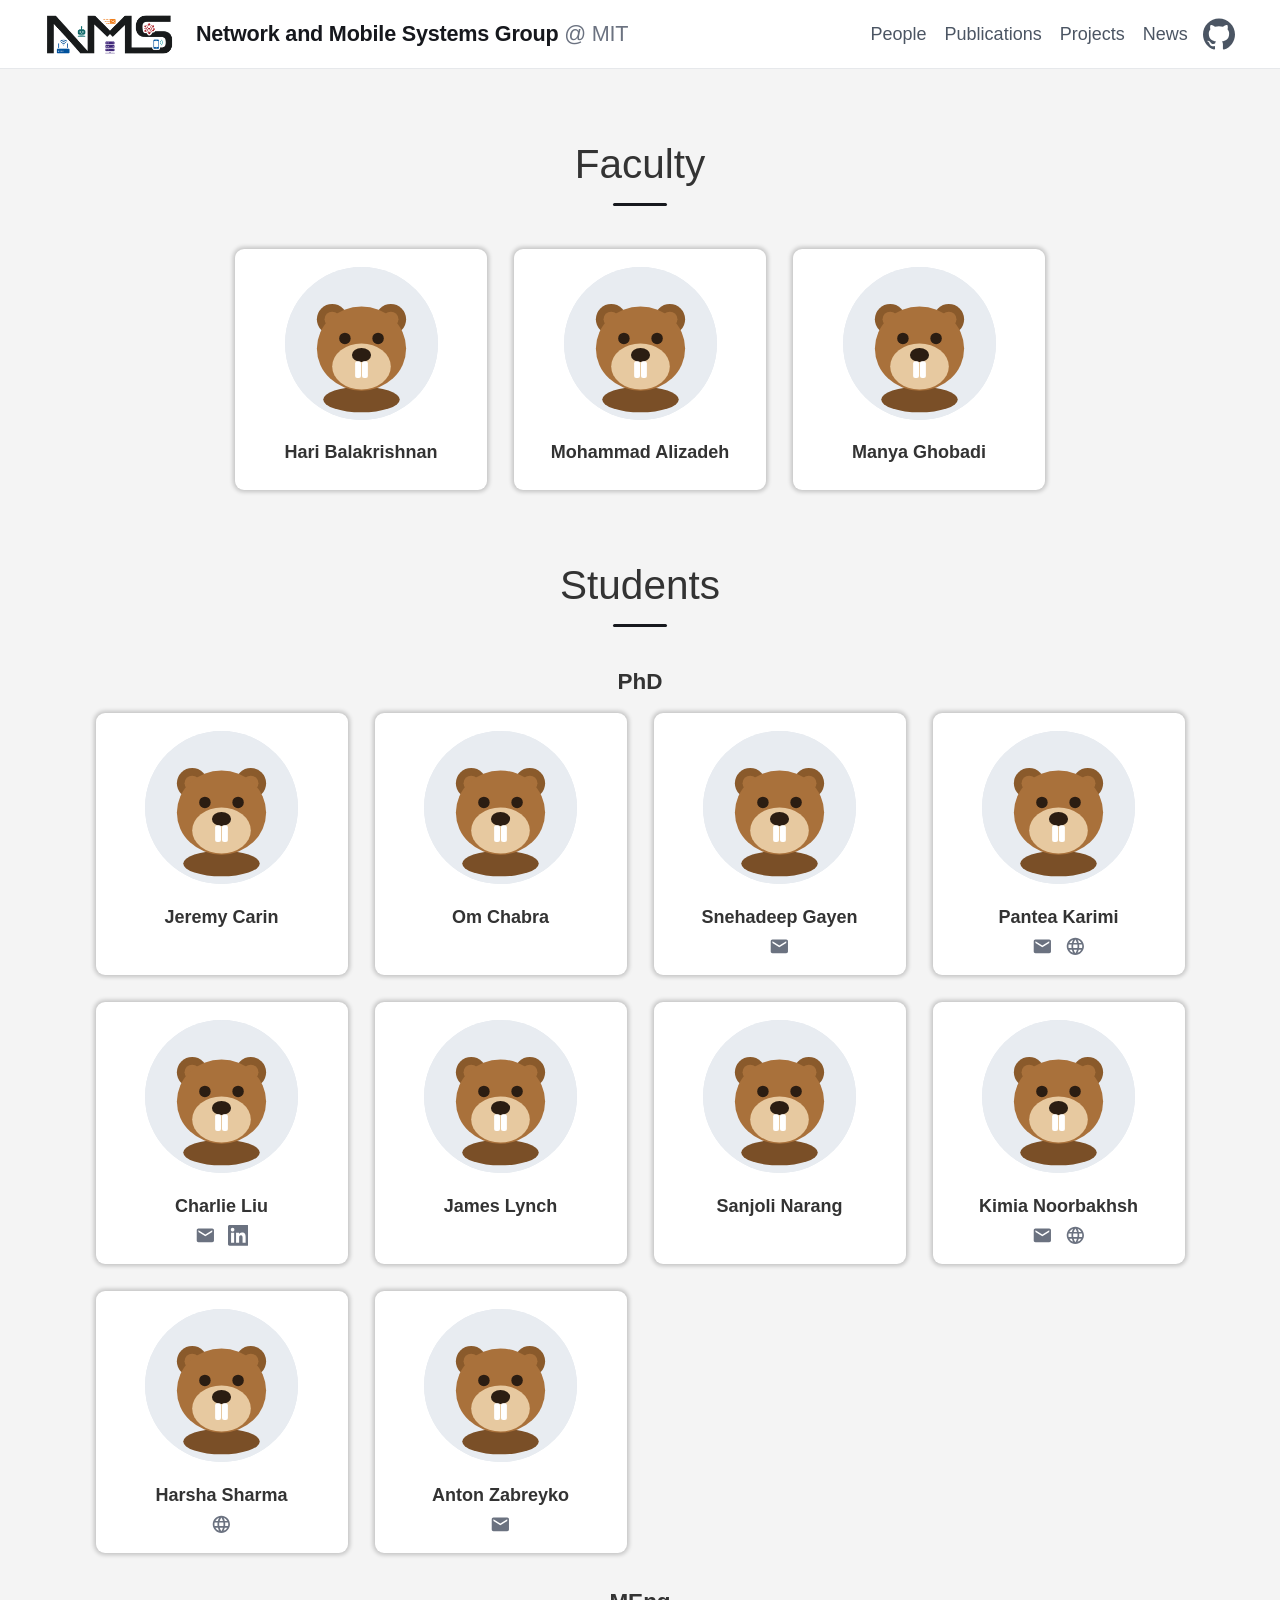
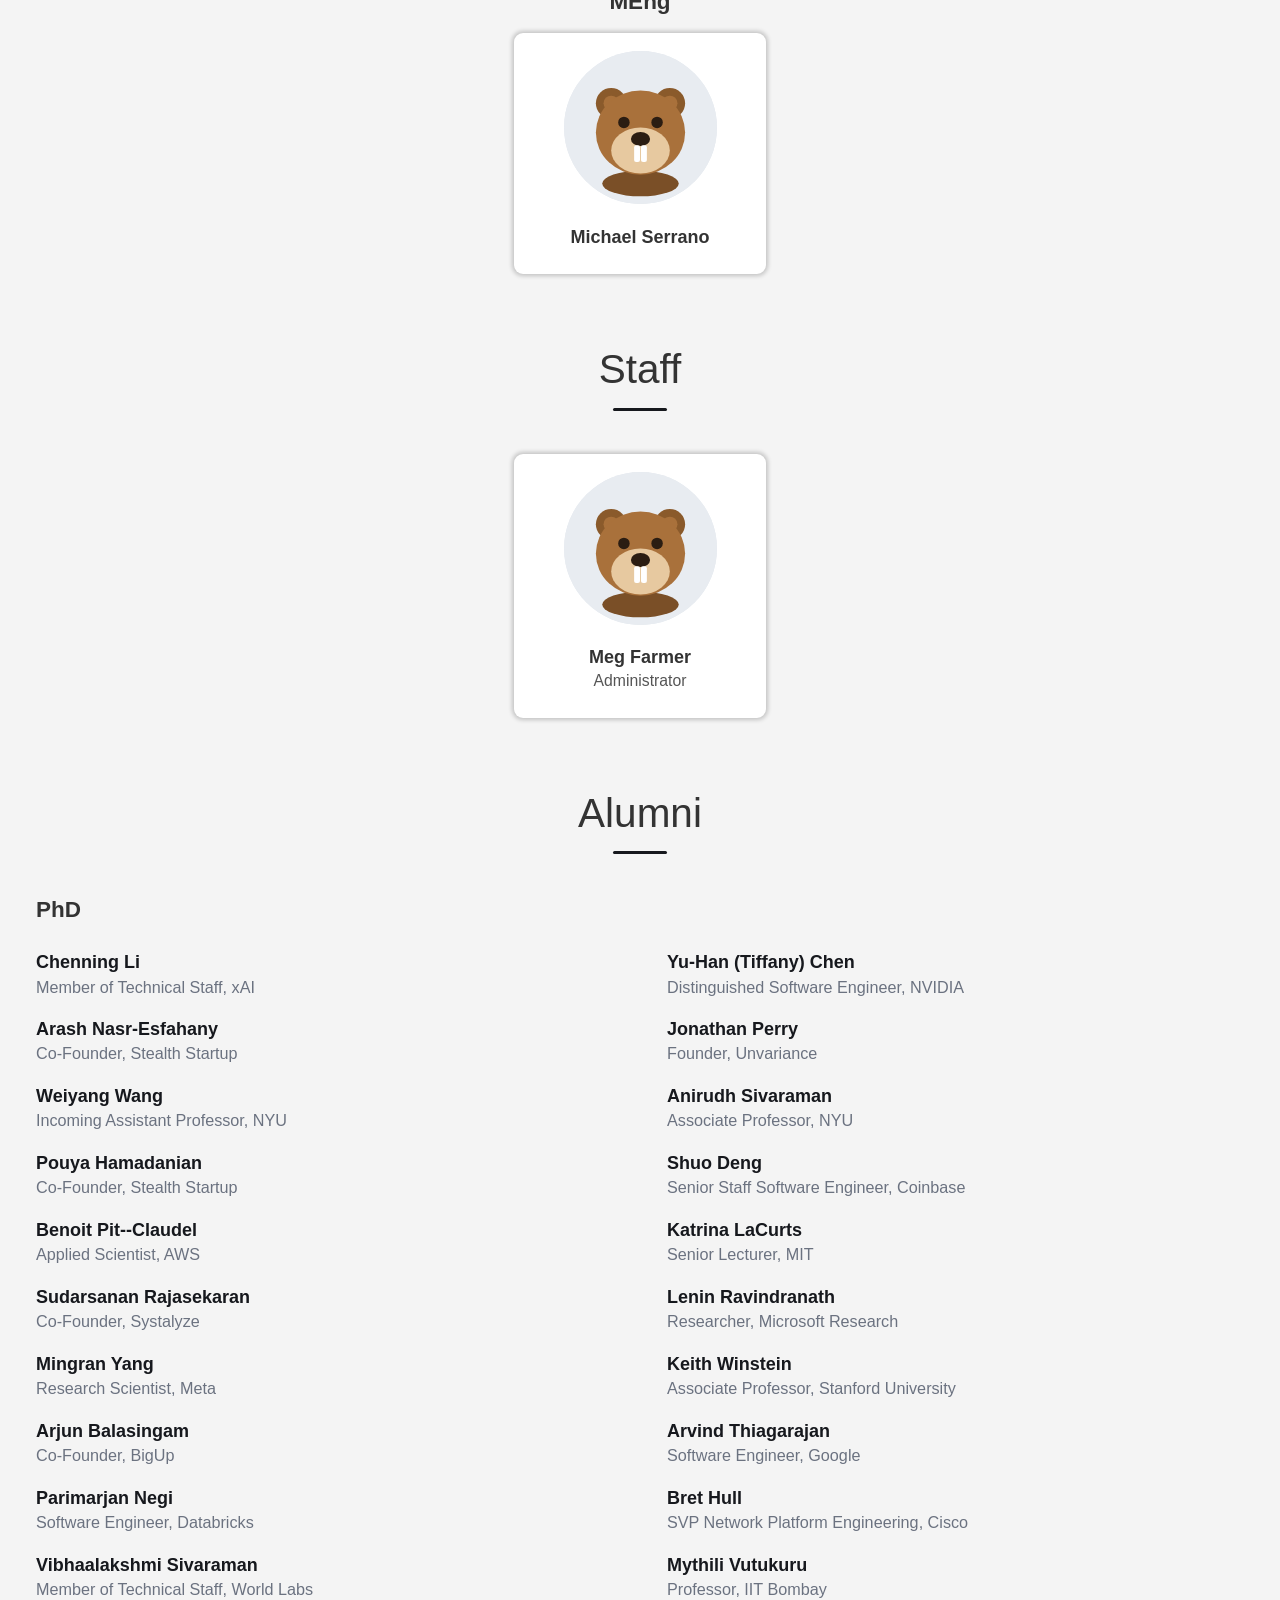
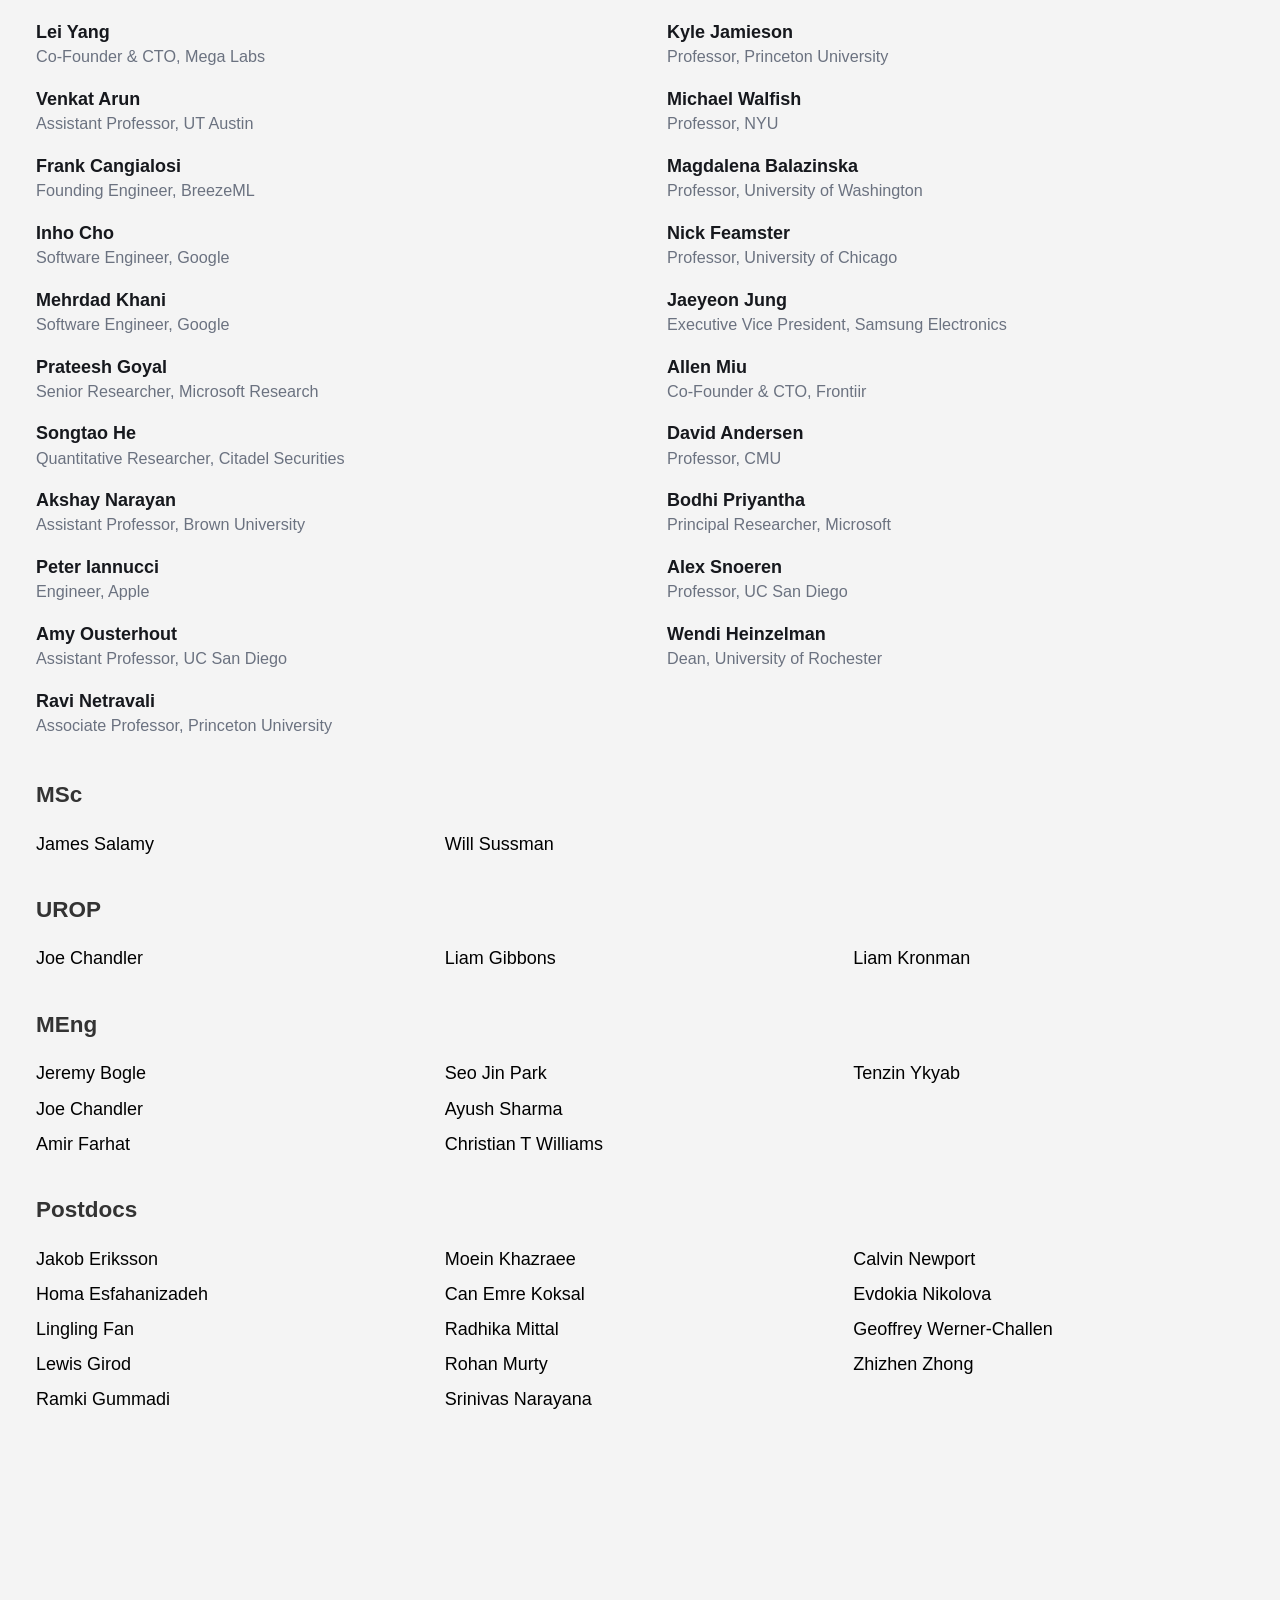
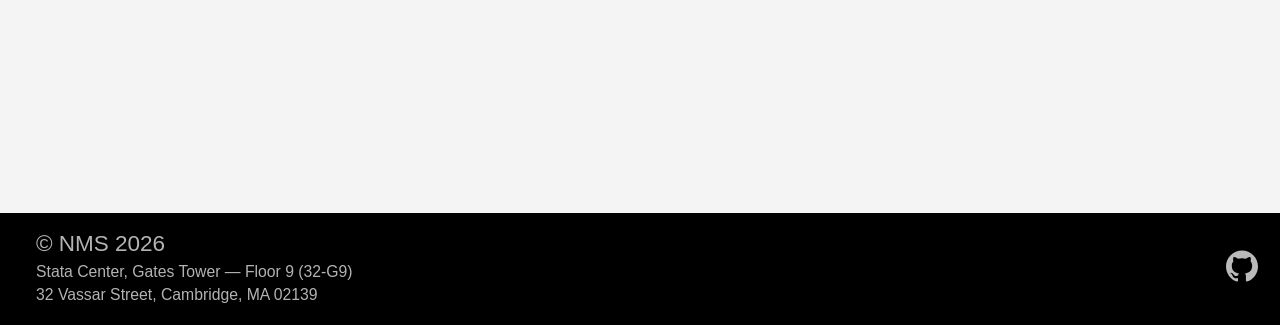
<file: people/index.html>
<!doctype html><html lang=en-us><head><meta charset=utf-8><meta http-equiv=X-UA-Compatible content="IE=edge,chrome=1"><title>People | NMS</title><meta name=viewport content="width=device-width,minimum-scale=1"><meta name=description content><meta name=generator content="Hugo 0.163.3"><meta name=robots content="index, follow"><link rel=stylesheet href=/ananke/css/main.15fa3d30d4b4797ce9c37f129b58a652dc0da1605e5eb745b7949eda156527ab.css integrity="sha256-Ffo9MNS0eXzpw38Sm1imUtwNoWBeXrdFt5Se2hVlJ6s=" crossorigin=anonymous><script>(function(){"use strict";function t(){for(var t=document.querySelectorAll(".code-block .code-copy[hidden]"),e=0;e<t.length;e++)t[e].hidden=!1}document.readyState==="loading"?document.addEventListener("DOMContentLoaded",t):t();function e(e){var t=e.querySelector(".code-copy-label"),n=t?t.textContent:null;e.classList.add("is-copied"),t&&(t.textContent="Copied"),window.setTimeout(function(){e.classList.remove("is-copied"),t&&n!==null&&(t.textContent=n)},2e3)}function n(e){var n,t=document.createElement("textarea");t.value=e,t.setAttribute("readonly",""),t.style.position="absolute",t.style.left="-9999px",document.body.appendChild(t),t.select(),n=!1;try{n=document.execCommand("copy")}catch{n=!1}return document.body.removeChild(t),n}function s(t){var s,o,a,i=t.closest(".code-block");if(!i)return;if(s=i.querySelector("pre"),!s)return;a=s.querySelector("code")||s,o=a.innerText,navigator.clipboard&&navigator.clipboard.writeText?navigator.clipboard.writeText(o).then(function(){e(t)},function(){n(o)&&e(t)}):n(o)&&e(t)}document.addEventListener("click",function(e){var t=e.target.closest(".code-copy");t&&s(t)})})()</script><link href=/people/index.xml rel=alternate type=application/rss+xml title=NMS><link href=/people/index.xml rel=feed type=application/rss+xml title=NMS><link rel=canonical href=https://mit-nms.github.io/people/><meta property="og:url" content="https://mit-nms.github.io/people/"><meta property="og:site_name" content="NMS"><meta property="og:title" content="People"><meta property="og:locale" content="en_us"><meta property="og:type" content="website"><meta itemprop=name content="People"><meta name=twitter:card content="summary"><meta name=twitter:title content="People"></head><body class="ma0 avenir bg-near-white production is-section is-section"><header class=nms-header><nav class=site-nav-bar role=navigation><div class=site-nav-inner><div class=site-nav-left><a href=/ class="site-brand no-underline" aria-label="NMS home"><img src=/images/nms-logo.png class=site-logo alt=NMS>
</a><a href=/ class="site-title no-underline">Network and Mobile Systems Group <span class=site-title-suffix>@ MIT</span></a></div><div class=site-nav-right><ul class="site-nav-menu list pl0 mv0 dib"><li class="dib ml3"><a class="site-nav-link no-underline" href=/people/>People</a></li><li class="dib ml3"><a class="site-nav-link no-underline" href=/publications/>Publications</a></li><li class="dib ml3"><a class="site-nav-link no-underline" href=/projects/>Projects</a></li><li class="dib ml3"><a class="site-nav-link no-underline" href=/news/>News</a></li></ul><div class=ananke-socials><a href=https://github.com/mit-nms target=_blank rel=noopener class="ananke-social-link link-transition github link dib z-999 pt3 pt0-l mr1" title="follow on GitHub - Opens in a new window" aria-label="follow on GitHub - Opens in a new window"><span class=icon><svg role="img" viewBox="0 0 24 24"><title>GitHub</title><path d="M12 .297c-6.63.0-12 5.373-12 12 0 5.303 3.438 9.8 8.205 11.385.6.113.82-.258.82-.577.0-.285-.01-1.04-.015-2.04-3.338.724-4.042-1.61-4.042-1.61C4.422 18.07 3.633 17.7 3.633 17.7c-1.087-.744.084-.729.084-.729 1.205.084 1.838 1.236 1.838 1.236 1.07 1.835 2.809 1.305 3.495.998.108-.776.417-1.305.76-1.605-2.665-.3-5.466-1.332-5.466-5.93.0-1.31.465-2.38 1.235-3.22-.135-.303-.54-1.523.105-3.176.0.0 1.005-.322 3.3 1.23.96-.267 1.98-.399 3-.405 1.02.006 2.04.138 3 .405 2.28-1.552 3.285-1.23 3.285-1.23.645 1.653.24 2.873.12 3.176.765.84 1.23 1.91 1.23 3.22.0 4.61-2.805 5.625-5.475 5.92.42.36.81 1.096.81 2.22.0 1.606-.015 2.896-.015 3.286.0.315.21.69.825.57C20.565 22.092 24 17.592 24 12.297c0-6.627-5.373-12-12-12"/></svg></span></a></div></div></div></nav></header><main class=pb7 role=main><article class="nms-wrap pv3 pv4-l"><section class=mb5><h2 class="people-heading f2 fw2 dark-gray tc mt4 mb4">Faculty</h2><div class=people-grid><div class="person-card bg-white br3 shadow-1 pa3 tc"><img class=person-photo src=/images/people/placeholder.svg alt="Hari Balakrishnan" loading=lazy width=136 height=136><h3 class="f5 fw6 dark-gray mt3 mb1">Hari Balakrishnan</h3><div class="person-social mt2"></div></div><div class="person-card bg-white br3 shadow-1 pa3 tc"><img class=person-photo src=/images/people/placeholder.svg alt="Mohammad Alizadeh" loading=lazy width=136 height=136><h3 class="f5 fw6 dark-gray mt3 mb1">Mohammad Alizadeh</h3><div class="person-social mt2"></div></div><div class="person-card bg-white br3 shadow-1 pa3 tc"><img class=person-photo src=/images/people/placeholder.svg alt="Manya Ghobadi" loading=lazy width=136 height=136><h3 class="f5 fw6 dark-gray mt3 mb1">Manya Ghobadi</h3><div class="person-social mt2"></div></div></div></section><section class=mb5><h2 class="people-heading f2 fw2 dark-gray tc mt4 mb4">Students</h2><h3 class="f4 fw6 dark-gray tc mt4 mb3">PhD</h3><div class="people-grid mb4"><div class="person-card bg-white br3 shadow-1 pa3 tc"><img class=person-photo src=/images/people/placeholder.svg alt="Jeremy Carin" loading=lazy width=136 height=136><h3 class="f5 fw6 dark-gray mt3 mb1">Jeremy Carin</h3><div class="person-social mt2"></div></div><div class="person-card bg-white br3 shadow-1 pa3 tc"><img class=person-photo src=/images/people/placeholder.svg alt="Om Chabra" loading=lazy width=136 height=136><h3 class="f5 fw6 dark-gray mt3 mb1">Om Chabra</h3><div class="person-social mt2"></div></div><div class="person-card bg-white br3 shadow-1 pa3 tc"><img class=person-photo src=/images/people/placeholder.svg alt="Snehadeep Gayen" loading=lazy width=136 height=136><h3 class="f5 fw6 dark-gray mt3 mb1">Snehadeep Gayen</h3><div class="person-social mt2"><a href=mailto:sgayen@mit.edu class="person-social-link dib" title=Email aria-label="Email Snehadeep Gayen"><svg role="img" viewBox="0 0 24 24"><title>Email</title><path d="M20 4H4c-1.1.0-1.99.9-1.99 2L2 18c0 1.1.9 2 2 2h16c1.1.0 2-.9 2-2V6c0-1.1-.9-2-2-2zm0 4-8 5-8-5V6l8 5 8-5v2z"/></svg></a></div></div><div class="person-card bg-white br3 shadow-1 pa3 tc"><img class=person-photo src=/images/people/placeholder.svg alt="Pantea Karimi" loading=lazy width=136 height=136><h3 class="f5 fw6 dark-gray mt3 mb1">Pantea Karimi</h3><div class="person-social mt2"><a href=mailto:pkarimib@mit.edu class="person-social-link dib" title=Email aria-label="Email Pantea Karimi"><svg role="img" viewBox="0 0 24 24"><title>Email</title><path d="M20 4H4c-1.1.0-1.99.9-1.99 2L2 18c0 1.1.9 2 2 2h16c1.1.0 2-.9 2-2V6c0-1.1-.9-2-2-2zm0 4-8 5-8-5V6l8 5 8-5v2z"/></svg>
</a><a href=https://people.csail.mit.edu/pkarimib/ target=_blank rel="noopener me" class="person-social-link dib" title=Website aria-label="Pantea Karimi on Website"><svg role="img" viewBox="0 0 24 24"><title>Website</title><path d="M12 2C6.48 2 2 6.48 2 12s4.48 10 10 10 10-4.48 10-10S17.52 2 12 2zm6.93 6h-2.95A15.65 15.65.0 0014.6 4.44 8.03 8.03.0 0118.92 8zM12 4.04c.83 1.2 1.48 2.53 1.91 3.96h-3.82c.43-1.43 1.08-2.76 1.91-3.96zM4.26 14C4.1 13.36 4 12.69 4 12s.1-1.36.26-2h3.38c-.08.66-.14 1.32-.14 2s.06 1.34.14 2H4.26zm.82 2h2.95c.32 1.25.78 2.45 1.38 3.56A7.987 7.987.0 015.08 16zm2.95-8H5.08a7.987 7.987.0 014.33-3.56A15.65 15.65.0 008.03 8zM12 19.96c-.83-1.2-1.48-2.53-1.91-3.96h3.82c-.43 1.43-1.08 2.76-1.91 3.96zM14.34 14H9.66c-.09-.66-.16-1.32-.16-2s.07-1.35.16-2h4.68c.09.65.16 1.32.16 2s-.07 1.34-.16 2zm.25 5.56c.6-1.11 1.06-2.31 1.38-3.56h2.95a8.03 8.03.0 01-4.33 3.56zM16.36 14c.08-.66.14-1.32.14-2s-.06-1.34-.14-2h3.38c.16.64.26 1.31.26 2s-.1 1.36-.26 2h-3.38z"/></svg></a></div></div><div class="person-card bg-white br3 shadow-1 pa3 tc"><img class=person-photo src=/images/people/placeholder.svg alt="Charlie Liu" loading=lazy width=136 height=136><h3 class="f5 fw6 dark-gray mt3 mb1">Charlie Liu</h3><div class="person-social mt2"><a href=mailto:z229liu@mit.edu class="person-social-link dib" title=Email aria-label="Email Charlie Liu"><svg role="img" viewBox="0 0 24 24"><title>Email</title><path d="M20 4H4c-1.1.0-1.99.9-1.99 2L2 18c0 1.1.9 2 2 2h16c1.1.0 2-.9 2-2V6c0-1.1-.9-2-2-2zm0 4-8 5-8-5V6l8 5 8-5v2z"/></svg>
</a><a href=https://www.linkedin.com/in/ziqian-liu-5a1ab816b/ target=_blank rel="noopener me" class="person-social-link dib" title=LinkedIn aria-label="Charlie Liu on LinkedIn"><svg role="img" viewBox="0 0 24 24"><title>LinkedIn</title><path d="M20.447 20.452h-3.554v-5.569c0-1.328-.027-3.037-1.852-3.037-1.853.0-2.136 1.445-2.136 2.939v5.667H9.351V9h3.414v1.561h.046c.477-.9 1.637-1.85 3.37-1.85 3.601.0 4.267 2.37 4.267 5.455v6.286zM5.337 7.433c-1.144.0-2.063-.926-2.063-2.065.0-1.138.92-2.063 2.063-2.063 1.14.0 2.064.925 2.064 2.063.0 1.139-.925 2.065-2.064 2.065zm1.782 13.019H3.555V9h3.564v11.452zM22.225.0H1.771C.792.0.0.774.0 1.729v20.542C0 23.227.792 24 1.771 24h20.451C23.2 24 24 23.227 24 22.271V1.729C24 .774 23.2.0 22.225.0h.003z"/></svg></a></div></div><div class="person-card bg-white br3 shadow-1 pa3 tc"><img class=person-photo src=/images/people/placeholder.svg alt="James Lynch" loading=lazy width=136 height=136><h3 class="f5 fw6 dark-gray mt3 mb1">James Lynch</h3><div class="person-social mt2"></div></div><div class="person-card bg-white br3 shadow-1 pa3 tc"><img class=person-photo src=/images/people/placeholder.svg alt="Sanjoli Narang" loading=lazy width=136 height=136><h3 class="f5 fw6 dark-gray mt3 mb1">Sanjoli Narang</h3><div class="person-social mt2"></div></div><div class="person-card bg-white br3 shadow-1 pa3 tc"><img class=person-photo src=/images/people/placeholder.svg alt="Kimia Noorbakhsh" loading=lazy width=136 height=136><h3 class="f5 fw6 dark-gray mt3 mb1">Kimia Noorbakhsh</h3><div class="person-social mt2"><a href=mailto:kimian@mit.edu class="person-social-link dib" title=Email aria-label="Email Kimia Noorbakhsh"><svg role="img" viewBox="0 0 24 24"><title>Email</title><path d="M20 4H4c-1.1.0-1.99.9-1.99 2L2 18c0 1.1.9 2 2 2h16c1.1.0 2-.9 2-2V6c0-1.1-.9-2-2-2zm0 4-8 5-8-5V6l8 5 8-5v2z"/></svg>
</a><a href=https://www.csail.mit.edu/person/kimia-noorbakhsh target=_blank rel="noopener me" class="person-social-link dib" title=Website aria-label="Kimia Noorbakhsh on Website"><svg role="img" viewBox="0 0 24 24"><title>Website</title><path d="M12 2C6.48 2 2 6.48 2 12s4.48 10 10 10 10-4.48 10-10S17.52 2 12 2zm6.93 6h-2.95A15.65 15.65.0 0014.6 4.44 8.03 8.03.0 0118.92 8zM12 4.04c.83 1.2 1.48 2.53 1.91 3.96h-3.82c.43-1.43 1.08-2.76 1.91-3.96zM4.26 14C4.1 13.36 4 12.69 4 12s.1-1.36.26-2h3.38c-.08.66-.14 1.32-.14 2s.06 1.34.14 2H4.26zm.82 2h2.95c.32 1.25.78 2.45 1.38 3.56A7.987 7.987.0 015.08 16zm2.95-8H5.08a7.987 7.987.0 014.33-3.56A15.65 15.65.0 008.03 8zM12 19.96c-.83-1.2-1.48-2.53-1.91-3.96h3.82c-.43 1.43-1.08 2.76-1.91 3.96zM14.34 14H9.66c-.09-.66-.16-1.32-.16-2s.07-1.35.16-2h4.68c.09.65.16 1.32.16 2s-.07 1.34-.16 2zm.25 5.56c.6-1.11 1.06-2.31 1.38-3.56h2.95a8.03 8.03.0 01-4.33 3.56zM16.36 14c.08-.66.14-1.32.14-2s-.06-1.34-.14-2h3.38c.16.64.26 1.31.26 2s-.1 1.36-.26 2h-3.38z"/></svg></a></div></div><div class="person-card bg-white br3 shadow-1 pa3 tc"><img class=person-photo src=/images/people/placeholder.svg alt="Harsha Sharma" loading=lazy width=136 height=136><h3 class="f5 fw6 dark-gray mt3 mb1">Harsha Sharma</h3><div class="person-social mt2"><a href=https://hs256.github.io target=_blank rel="noopener me" class="person-social-link dib" title=Website aria-label="Harsha Sharma on Website"><svg role="img" viewBox="0 0 24 24"><title>Website</title><path d="M12 2C6.48 2 2 6.48 2 12s4.48 10 10 10 10-4.48 10-10S17.52 2 12 2zm6.93 6h-2.95A15.65 15.65.0 0014.6 4.44 8.03 8.03.0 0118.92 8zM12 4.04c.83 1.2 1.48 2.53 1.91 3.96h-3.82c.43-1.43 1.08-2.76 1.91-3.96zM4.26 14C4.1 13.36 4 12.69 4 12s.1-1.36.26-2h3.38c-.08.66-.14 1.32-.14 2s.06 1.34.14 2H4.26zm.82 2h2.95c.32 1.25.78 2.45 1.38 3.56A7.987 7.987.0 015.08 16zm2.95-8H5.08a7.987 7.987.0 014.33-3.56A15.65 15.65.0 008.03 8zM12 19.96c-.83-1.2-1.48-2.53-1.91-3.96h3.82c-.43 1.43-1.08 2.76-1.91 3.96zM14.34 14H9.66c-.09-.66-.16-1.32-.16-2s.07-1.35.16-2h4.68c.09.65.16 1.32.16 2s-.07 1.34-.16 2zm.25 5.56c.6-1.11 1.06-2.31 1.38-3.56h2.95a8.03 8.03.0 01-4.33 3.56zM16.36 14c.08-.66.14-1.32.14-2s-.06-1.34-.14-2h3.38c.16.64.26 1.31.26 2s-.1 1.36-.26 2h-3.38z"/></svg></a></div></div><div class="person-card bg-white br3 shadow-1 pa3 tc"><img class=person-photo src=/images/people/placeholder.svg alt="Anton Zabreyko" loading=lazy width=136 height=136><h3 class="f5 fw6 dark-gray mt3 mb1">Anton Zabreyko</h3><div class="person-social mt2"><a href=mailto:zabreyko@mit.edu class="person-social-link dib" title=Email aria-label="Email Anton Zabreyko"><svg role="img" viewBox="0 0 24 24"><title>Email</title><path d="M20 4H4c-1.1.0-1.99.9-1.99 2L2 18c0 1.1.9 2 2 2h16c1.1.0 2-.9 2-2V6c0-1.1-.9-2-2-2zm0 4-8 5-8-5V6l8 5 8-5v2z"/></svg></a></div></div></div><h3 class="f4 fw6 dark-gray tc mt4 mb3">MEng</h3><div class="people-grid mb4"><div class="person-card bg-white br3 shadow-1 pa3 tc"><img class=person-photo src=/images/people/placeholder.svg alt="Michael Serrano" loading=lazy width=136 height=136><h3 class="f5 fw6 dark-gray mt3 mb1">Michael Serrano</h3><div class="person-social mt2"></div></div></div></section><section class=mb5><h2 class="people-heading f2 fw2 dark-gray tc mt4 mb4">Staff</h2><div class=people-grid><div class="person-card bg-white br3 shadow-1 pa3 tc"><img class=person-photo src=/images/people/placeholder.svg alt="Meg Farmer" loading=lazy width=136 height=136><h3 class="f5 fw6 dark-gray mt3 mb1">Meg Farmer</h3><div class="f6 mid-gray mb1">Administrator</div><div class="person-social mt2"></div></div></div></section><section class=mb5><h2 class="people-heading f2 fw2 dark-gray tc mt4 mb4">Alumni</h2><div class=mb4><h3 class="f4 fw6 dark-gray mt4 mb3">PhD</h3><ul class="alumni-list alumni-list--detailed"><li><span class=alumni-name>Chenning Li</span><span class=alumni-position>Member of Technical Staff, xAI</span></li><li><span class=alumni-name>Arash Nasr-Esfahany</span><span class=alumni-position>Co-Founder, Stealth Startup</span></li><li><span class=alumni-name>Weiyang Wang</span><span class=alumni-position>Incoming Assistant Professor, NYU</span></li><li><span class=alumni-name>Pouya Hamadanian</span><span class=alumni-position>Co-Founder, Stealth Startup</span></li><li><span class=alumni-name>Benoit Pit--Claudel</span><span class=alumni-position>Applied Scientist, AWS</span></li><li><span class=alumni-name>Sudarsanan Rajasekaran</span><span class=alumni-position>Co-Founder, Systalyze</span></li><li><span class=alumni-name>Mingran Yang</span><span class=alumni-position>Research Scientist, Meta</span></li><li><span class=alumni-name>Arjun Balasingam</span><span class=alumni-position>Co-Founder, BigUp</span></li><li><span class=alumni-name>Parimarjan Negi</span><span class=alumni-position>Software Engineer, Databricks</span></li><li><span class=alumni-name>Vibhaalakshmi Sivaraman</span><span class=alumni-position>Member of Technical Staff, World Labs</span></li><li><span class=alumni-name>Lei Yang</span><span class=alumni-position>Co-Founder & CTO, Mega Labs</span></li><li><span class=alumni-name>Venkat Arun</span><span class=alumni-position>Assistant Professor, UT Austin</span></li><li><span class=alumni-name>Frank Cangialosi</span><span class=alumni-position>Founding Engineer, BreezeML</span></li><li><span class=alumni-name>Inho Cho</span><span class=alumni-position>Software Engineer, Google</span></li><li><span class=alumni-name>Mehrdad Khani</span><span class=alumni-position>Software Engineer, Google</span></li><li><span class=alumni-name>Prateesh Goyal</span><span class=alumni-position>Senior Researcher, Microsoft Research</span></li><li><span class=alumni-name>Songtao He</span><span class=alumni-position>Quantitative Researcher, Citadel Securities</span></li><li><span class=alumni-name>Akshay Narayan</span><span class=alumni-position>Assistant Professor, Brown University</span></li><li><span class=alumni-name>Peter Iannucci</span><span class=alumni-position>Engineer, Apple</span></li><li><span class=alumni-name>Amy Ousterhout</span><span class=alumni-position>Assistant Professor, UC San Diego</span></li><li><span class=alumni-name>Ravi Netravali</span><span class=alumni-position>Associate Professor, Princeton University</span></li><li><span class=alumni-name>Yu-Han (Tiffany) Chen</span><span class=alumni-position>Distinguished Software Engineer, NVIDIA</span></li><li><span class=alumni-name>Jonathan Perry</span><span class=alumni-position>Founder, Unvariance</span></li><li><span class=alumni-name>Anirudh Sivaraman</span><span class=alumni-position>Associate Professor, NYU</span></li><li><span class=alumni-name>Shuo Deng</span><span class=alumni-position>Senior Staff Software Engineer, Coinbase</span></li><li><span class=alumni-name>Katrina LaCurts</span><span class=alumni-position>Senior Lecturer, MIT</span></li><li><span class=alumni-name>Lenin Ravindranath</span><span class=alumni-position>Researcher, Microsoft Research</span></li><li><span class=alumni-name>Keith Winstein</span><span class=alumni-position>Associate Professor, Stanford University</span></li><li><span class=alumni-name>Arvind Thiagarajan</span><span class=alumni-position>Software Engineer, Google</span></li><li><span class=alumni-name>Bret Hull</span><span class=alumni-position>SVP Network Platform Engineering, Cisco</span></li><li><span class=alumni-name>Mythili Vutukuru</span><span class=alumni-position>Professor, IIT Bombay</span></li><li><span class=alumni-name>Kyle Jamieson</span><span class=alumni-position>Professor, Princeton University</span></li><li><span class=alumni-name>Michael Walfish</span><span class=alumni-position>Professor, NYU</span></li><li><span class=alumni-name>Magdalena Balazinska</span><span class=alumni-position>Professor, University of Washington</span></li><li><span class=alumni-name>Nick Feamster</span><span class=alumni-position>Professor, University of Chicago</span></li><li><span class=alumni-name>Jaeyeon Jung</span><span class=alumni-position>Executive Vice President, Samsung Electronics</span></li><li><span class=alumni-name>Allen Miu</span><span class=alumni-position>Co-Founder & CTO, Frontiir</span></li><li><span class=alumni-name>David Andersen</span><span class=alumni-position>Professor, CMU</span></li><li><span class=alumni-name>Bodhi Priyantha</span><span class=alumni-position>Principal Researcher, Microsoft</span></li><li><span class=alumni-name>Alex Snoeren</span><span class=alumni-position>Professor, UC San Diego</span></li><li><span class=alumni-name>Wendi Heinzelman</span><span class=alumni-position>Dean, University of Rochester</span></li></ul></div><div class=mb4><h3 class="f4 fw6 dark-gray mt4 mb3">MSc</h3><ul class=alumni-list><li><span class=alumni-name>James Salamy</span></li><li><span class=alumni-name>Will Sussman</span></li></ul></div><div class=mb4><h3 class="f4 fw6 dark-gray mt4 mb3">UROP</h3><ul class=alumni-list><li><span class=alumni-name>Joe Chandler</span></li><li><span class=alumni-name>Liam Gibbons</span></li><li><span class=alumni-name>Liam Kronman</span></li></ul></div><div class=mb4><h3 class="f4 fw6 dark-gray mt4 mb3">MEng</h3><ul class=alumni-list><li><span class=alumni-name>Jeremy Bogle</span></li><li><span class=alumni-name>Joe Chandler</span></li><li><span class=alumni-name>Amir Farhat</span></li><li><span class=alumni-name>Seo Jin Park</span></li><li><span class=alumni-name>Ayush Sharma</span></li><li><span class=alumni-name>Christian T Williams</span></li><li><span class=alumni-name>Tenzin Ykyab</span></li></ul></div><div class=mb4><h3 class="f4 fw6 dark-gray mt4 mb3">Postdocs</h3><ul class=alumni-list><li><span class=alumni-name>Jakob Eriksson</span></li><li><span class=alumni-name>Homa Esfahanizadeh</span></li><li><span class=alumni-name>Lingling Fan</span></li><li><span class=alumni-name>Lewis Girod</span></li><li><span class=alumni-name>Ramki Gummadi</span></li><li><span class=alumni-name>Moein Khazraee</span></li><li><span class=alumni-name>Can Emre Koksal</span></li><li><span class=alumni-name>Radhika Mittal</span></li><li><span class=alumni-name>Rohan Murty</span></li><li><span class=alumni-name>Srinivas Narayana</span></li><li><span class=alumni-name>Calvin Newport</span></li><li><span class=alumni-name>Evdokia Nikolova</span></li><li><span class=alumni-name>Geoffrey Werner-Challen</span></li><li><span class=alumni-name>Zhizhen Zhong</span></li></ul></div></section></article></main><footer class="bg-black bottom-0 w-100 pa3" role=contentinfo><div class="flex justify-between items-center"><div class=ph3><a class="f4 fw4 hover-white white-70 dn dib-ns no-underline" href=https://mit-nms.github.io/>&copy; NMS 2026</a><address class="footer-address white-70 f6 pt1">Stata Center, Gates Tower — Floor 9 (32-G9)<br>32 Vassar Street, Cambridge, MA 02139</address></div><div><div class=ananke-socials><a href=https://github.com/mit-nms target=_blank rel=noopener class="ananke-social-link link-transition github link dib z-999 pt3 pt0-l mr1" title="follow on GitHub - Opens in a new window" aria-label="follow on GitHub - Opens in a new window"><span class=icon><svg role="img" viewBox="0 0 24 24"><title>GitHub</title><path d="M12 .297c-6.63.0-12 5.373-12 12 0 5.303 3.438 9.8 8.205 11.385.6.113.82-.258.82-.577.0-.285-.01-1.04-.015-2.04-3.338.724-4.042-1.61-4.042-1.61C4.422 18.07 3.633 17.7 3.633 17.7c-1.087-.744.084-.729.084-.729 1.205.084 1.838 1.236 1.838 1.236 1.07 1.835 2.809 1.305 3.495.998.108-.776.417-1.305.76-1.605-2.665-.3-5.466-1.332-5.466-5.93.0-1.31.465-2.38 1.235-3.22-.135-.303-.54-1.523.105-3.176.0.0 1.005-.322 3.3 1.23.96-.267 1.98-.399 3-.405 1.02.006 2.04.138 3 .405 2.28-1.552 3.285-1.23 3.285-1.23.645 1.653.24 2.873.12 3.176.765.84 1.23 1.91 1.23 3.22.0 4.61-2.805 5.625-5.475 5.92.42.36.81 1.096.81 2.22.0 1.606-.015 2.896-.015 3.286.0.315.21.69.825.57C20.565 22.092 24 17.592 24 12.297c0-6.627-5.373-12-12-12"/></svg></span></a></div></div></div></footer></body></html>
</file>
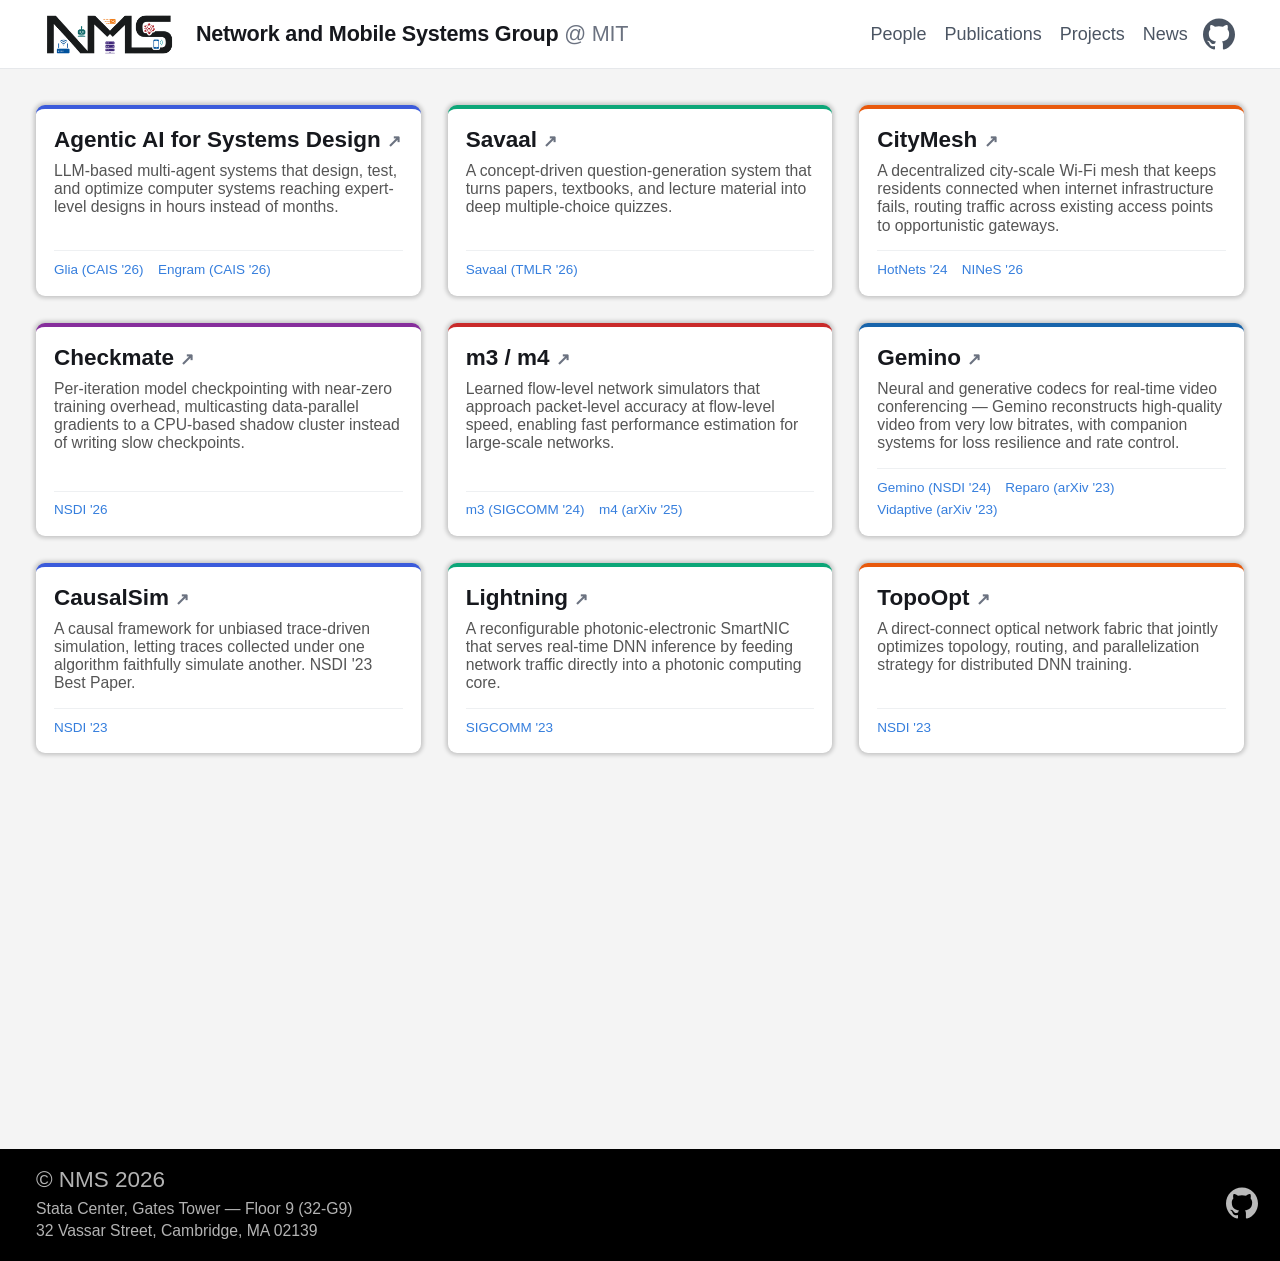
<file: projects/index.html>
<!doctype html><html lang=en-us><head><meta charset=utf-8><meta http-equiv=X-UA-Compatible content="IE=edge,chrome=1"><title>Projects | NMS</title><meta name=viewport content="width=device-width,minimum-scale=1"><meta name=description content><meta name=generator content="Hugo 0.163.3"><meta name=robots content="index, follow"><link rel=stylesheet href=/ananke/css/main.15fa3d30d4b4797ce9c37f129b58a652dc0da1605e5eb745b7949eda156527ab.css integrity="sha256-Ffo9MNS0eXzpw38Sm1imUtwNoWBeXrdFt5Se2hVlJ6s=" crossorigin=anonymous><script>(function(){"use strict";function t(){for(var t=document.querySelectorAll(".code-block .code-copy[hidden]"),e=0;e<t.length;e++)t[e].hidden=!1}document.readyState==="loading"?document.addEventListener("DOMContentLoaded",t):t();function e(e){var t=e.querySelector(".code-copy-label"),n=t?t.textContent:null;e.classList.add("is-copied"),t&&(t.textContent="Copied"),window.setTimeout(function(){e.classList.remove("is-copied"),t&&n!==null&&(t.textContent=n)},2e3)}function n(e){var n,t=document.createElement("textarea");t.value=e,t.setAttribute("readonly",""),t.style.position="absolute",t.style.left="-9999px",document.body.appendChild(t),t.select(),n=!1;try{n=document.execCommand("copy")}catch{n=!1}return document.body.removeChild(t),n}function s(t){var s,o,a,i=t.closest(".code-block");if(!i)return;if(s=i.querySelector("pre"),!s)return;a=s.querySelector("code")||s,o=a.innerText,navigator.clipboard&&navigator.clipboard.writeText?navigator.clipboard.writeText(o).then(function(){e(t)},function(){n(o)&&e(t)}):n(o)&&e(t)}document.addEventListener("click",function(e){var t=e.target.closest(".code-copy");t&&s(t)})})()</script><link href=/projects/index.xml rel=alternate type=application/rss+xml title=NMS><link href=/projects/index.xml rel=feed type=application/rss+xml title=NMS><link rel=canonical href=https://mit-nms.github.io/projects/><meta property="og:url" content="https://mit-nms.github.io/projects/"><meta property="og:site_name" content="NMS"><meta property="og:title" content="Projects"><meta property="og:locale" content="en_us"><meta property="og:type" content="website"><meta itemprop=name content="Projects"><meta name=twitter:card content="summary"><meta name=twitter:title content="Projects"></head><body class="ma0 avenir bg-near-white production is-section is-section"><header class=nms-header><nav class=site-nav-bar role=navigation><div class=site-nav-inner><div class=site-nav-left><a href=/ class="site-brand no-underline" aria-label="NMS home"><img src=/images/nms-logo.png class=site-logo alt=NMS>
</a><a href=/ class="site-title no-underline">Network and Mobile Systems Group <span class=site-title-suffix>@ MIT</span></a></div><div class=site-nav-right><ul class="site-nav-menu list pl0 mv0 dib"><li class="dib ml3"><a class="site-nav-link no-underline" href=/people/>People</a></li><li class="dib ml3"><a class="site-nav-link no-underline" href=/publications/>Publications</a></li><li class="dib ml3"><a class="site-nav-link no-underline" href=/projects/>Projects</a></li><li class="dib ml3"><a class="site-nav-link no-underline" href=/news/>News</a></li></ul><div class=ananke-socials><a href=https://github.com/mit-nms target=_blank rel=noopener class="ananke-social-link link-transition github link dib z-999 pt3 pt0-l mr1" title="follow on GitHub - Opens in a new window" aria-label="follow on GitHub - Opens in a new window"><span class=icon><svg role="img" viewBox="0 0 24 24"><title>GitHub</title><path d="M12 .297c-6.63.0-12 5.373-12 12 0 5.303 3.438 9.8 8.205 11.385.6.113.82-.258.82-.577.0-.285-.01-1.04-.015-2.04-3.338.724-4.042-1.61-4.042-1.61C4.422 18.07 3.633 17.7 3.633 17.7c-1.087-.744.084-.729.084-.729 1.205.084 1.838 1.236 1.838 1.236 1.07 1.835 2.809 1.305 3.495.998.108-.776.417-1.305.76-1.605-2.665-.3-5.466-1.332-5.466-5.93.0-1.31.465-2.38 1.235-3.22-.135-.303-.54-1.523.105-3.176.0.0 1.005-.322 3.3 1.23.96-.267 1.98-.399 3-.405 1.02.006 2.04.138 3 .405 2.28-1.552 3.285-1.23 3.285-1.23.645 1.653.24 2.873.12 3.176.765.84 1.23 1.91 1.23 3.22.0 4.61-2.805 5.625-5.475 5.92.42.36.81 1.096.81 2.22.0 1.606-.015 2.896-.015 3.286.0.315.21.69.825.57C20.565 22.092 24 17.592 24 12.297c0-6.627-5.373-12-12-12"/></svg></span></a></div></div></div></nav></header><main class=pb7 role=main><article class="nms-wrap pv3 pv4-l"><section class=mb5><div class=projects-grid><div class="project-card bg-white br3 shadow-1 pa3" style=border-top-color:#3b5bdb><h3 class="project-name f4 fw6 mt0 mb2"><a href=https://glia.mit.edu/ target=_blank rel=noopener>Agentic AI for Systems Design&nbsp;<span class=project-ext aria-hidden=true>↗</span></a></h3><p class="project-desc f6 mid-gray mt0">LLM-based multi-agent systems that design, test, and optimize computer systems reaching expert-level designs in hours instead of months.</p><div class="project-papers f7"><a href=https://doi.org/10.1145/3786335.3813125 target=_blank rel=noopener>Glia (CAIS '26)</a><a href=https://doi.org/10.1145/3786335.3813138 target=_blank rel=noopener>Engram (CAIS '26)</a></div></div><div class="project-card bg-white br3 shadow-1 pa3" style=border-top-color:#0ca678><h3 class="project-name f4 fw6 mt0 mb2"><a href=https://savaal.csail.mit.edu/ target=_blank rel=noopener>Savaal&nbsp;<span class=project-ext aria-hidden=true>↗</span></a></h3><p class="project-desc f6 mid-gray mt0">A concept-driven question-generation system that turns papers, textbooks, and lecture material into deep multiple-choice quizzes.</p><div class="project-papers f7"><a href="https://openreview.net/pdf?id=2DWDQTsz7K" target=_blank rel=noopener>Savaal (TMLR '26)</a></div></div><div class="project-card bg-white br3 shadow-1 pa3" style=border-top-color:#e8590c><h3 class="project-name f4 fw6 mt0 mb2"><a href=https://citymesh.csail.mit.edu/ target=_blank rel=noopener>CityMesh&nbsp;<span class=project-ext aria-hidden=true>↗</span></a></h3><p class="project-desc f6 mid-gray mt0">A decentralized city-scale Wi-Fi mesh that keeps residents connected when internet infrastructure fails, routing traffic across existing access points to opportunistic gateways.</p><div class="project-papers f7"><a href=https://doi.org/10.1145/3696348.3696883 target=_blank rel=noopener>HotNets '24</a><a href=https://2026.nines-conference.org/papers/p010-Liu.pdf target=_blank rel=noopener>NINeS '26</a></div></div><div class="project-card bg-white br3 shadow-1 pa3" style=border-top-color:#862e9c><h3 class="project-name f4 fw6 mt0 mb2"><a href=https://github.com/hipersys-team/checkmate target=_blank rel=noopener>Checkmate&nbsp;<span class=project-ext aria-hidden=true>↗</span></a></h3><p class="project-desc f6 mid-gray mt0">Per-iteration model checkpointing with near-zero training overhead, multicasting data-parallel gradients to a CPU-based shadow cluster instead of writing slow checkpoints.</p><div class="project-papers f7"><a href=https://www.usenix.org/conference/nsdi26/presentation/bhardwaj target=_blank rel=noopener>NSDI '26</a></div></div><div class="project-card bg-white br3 shadow-1 pa3" style=border-top-color:#c92a2a><h3 class="project-name f4 fw6 mt0 mb2"><a href=https://github.com/netiken/m4 target=_blank rel=noopener>m3 / m4&nbsp;<span class=project-ext aria-hidden=true>↗</span></a></h3><p class="project-desc f6 mid-gray mt0">Learned flow-level network simulators that approach packet-level accuracy at flow-level speed, enabling fast performance estimation for large-scale networks.</p><div class="project-papers f7"><a href=https://doi.org/10.1145/3651890.3672243 target=_blank rel=noopener>m3 (SIGCOMM '24)</a><a href=https://arxiv.org/abs/2503.01770 target=_blank rel=noopener>m4 (arXiv '25)</a></div></div><div class="project-card bg-white br3 shadow-1 pa3" style=border-top-color:#1864ab><h3 class="project-name f4 fw6 mt0 mb2"><a href=https://github.com/geminovc target=_blank rel=noopener>Gemino&nbsp;<span class=project-ext aria-hidden=true>↗</span></a></h3><p class="project-desc f6 mid-gray mt0">Neural and generative codecs for real-time video conferencing — Gemino reconstructs high-quality video from very low bitrates, with companion systems for loss resilience and rate control.</p><div class="project-papers f7"><a href=https://www.usenix.org/conference/nsdi24/presentation/sivaraman target=_blank rel=noopener>Gemino (NSDI '24)</a><a href=https://arxiv.org/abs/2305.14135 target=_blank rel=noopener>Reparo (arXiv '23)</a><a href=https://arxiv.org/abs/2309.16869 target=_blank rel=noopener>Vidaptive (arXiv '23)</a></div></div><div class="project-card bg-white br3 shadow-1 pa3" style=border-top-color:#3b5bdb><h3 class="project-name f4 fw6 mt0 mb2"><a href=https://causalsim.csail.mit.edu/ target=_blank rel=noopener>CausalSim&nbsp;<span class=project-ext aria-hidden=true>↗</span></a></h3><p class="project-desc f6 mid-gray mt0">A causal framework for unbiased trace-driven simulation, letting traces collected under one algorithm faithfully simulate another. NSDI '23 Best Paper.</p><div class="project-papers f7"><a href=https://www.usenix.org/conference/nsdi23/presentation/alomar target=_blank rel=noopener>NSDI '23</a></div></div><div class="project-card bg-white br3 shadow-1 pa3" style=border-top-color:#0ca678><h3 class="project-name f4 fw6 mt0 mb2"><a href=https://lightning.mit.edu/ target=_blank rel=noopener>Lightning&nbsp;<span class=project-ext aria-hidden=true>↗</span></a></h3><p class="project-desc f6 mid-gray mt0">A reconfigurable photonic-electronic SmartNIC that serves real-time DNN inference by feeding network traffic directly into a photonic computing core.</p><div class="project-papers f7"><a href=https://doi.org/10.1145/3603269.3604821 target=_blank rel=noopener>SIGCOMM '23</a></div></div><div class="project-card bg-white br3 shadow-1 pa3" style=border-top-color:#e8590c><h3 class="project-name f4 fw6 mt0 mb2"><a href=https://github.com/hipersys-team/TopoOpt target=_blank rel=noopener>TopoOpt&nbsp;<span class=project-ext aria-hidden=true>↗</span></a></h3><p class="project-desc f6 mid-gray mt0">A direct-connect optical network fabric that jointly optimizes topology, routing, and parallelization strategy for distributed DNN training.</p><div class="project-papers f7"><a href=https://www.usenix.org/conference/nsdi23/presentation/wang-weiyang target=_blank rel=noopener>NSDI '23</a></div></div></div></section></article></main><footer class="bg-black bottom-0 w-100 pa3" role=contentinfo><div class="flex justify-between items-center"><div class=ph3><a class="f4 fw4 hover-white white-70 dn dib-ns no-underline" href=https://mit-nms.github.io/>&copy; NMS 2026</a><address class="footer-address white-70 f6 pt1">Stata Center, Gates Tower — Floor 9 (32-G9)<br>32 Vassar Street, Cambridge, MA 02139</address></div><div><div class=ananke-socials><a href=https://github.com/mit-nms target=_blank rel=noopener class="ananke-social-link link-transition github link dib z-999 pt3 pt0-l mr1" title="follow on GitHub - Opens in a new window" aria-label="follow on GitHub - Opens in a new window"><span class=icon><svg role="img" viewBox="0 0 24 24"><title>GitHub</title><path d="M12 .297c-6.63.0-12 5.373-12 12 0 5.303 3.438 9.8 8.205 11.385.6.113.82-.258.82-.577.0-.285-.01-1.04-.015-2.04-3.338.724-4.042-1.61-4.042-1.61C4.422 18.07 3.633 17.7 3.633 17.7c-1.087-.744.084-.729.084-.729 1.205.084 1.838 1.236 1.838 1.236 1.07 1.835 2.809 1.305 3.495.998.108-.776.417-1.305.76-1.605-2.665-.3-5.466-1.332-5.466-5.93.0-1.31.465-2.38 1.235-3.22-.135-.303-.54-1.523.105-3.176.0.0 1.005-.322 3.3 1.23.96-.267 1.98-.399 3-.405 1.02.006 2.04.138 3 .405 2.28-1.552 3.285-1.23 3.285-1.23.645 1.653.24 2.873.12 3.176.765.84 1.23 1.91 1.23 3.22.0 4.61-2.805 5.625-5.475 5.92.42.36.81 1.096.81 2.22.0 1.606-.015 2.896-.015 3.286.0.315.21.69.825.57C20.565 22.092 24 17.592 24 12.297c0-6.627-5.373-12-12-12"/></svg></span></a></div></div></div></footer></body></html>
</file>
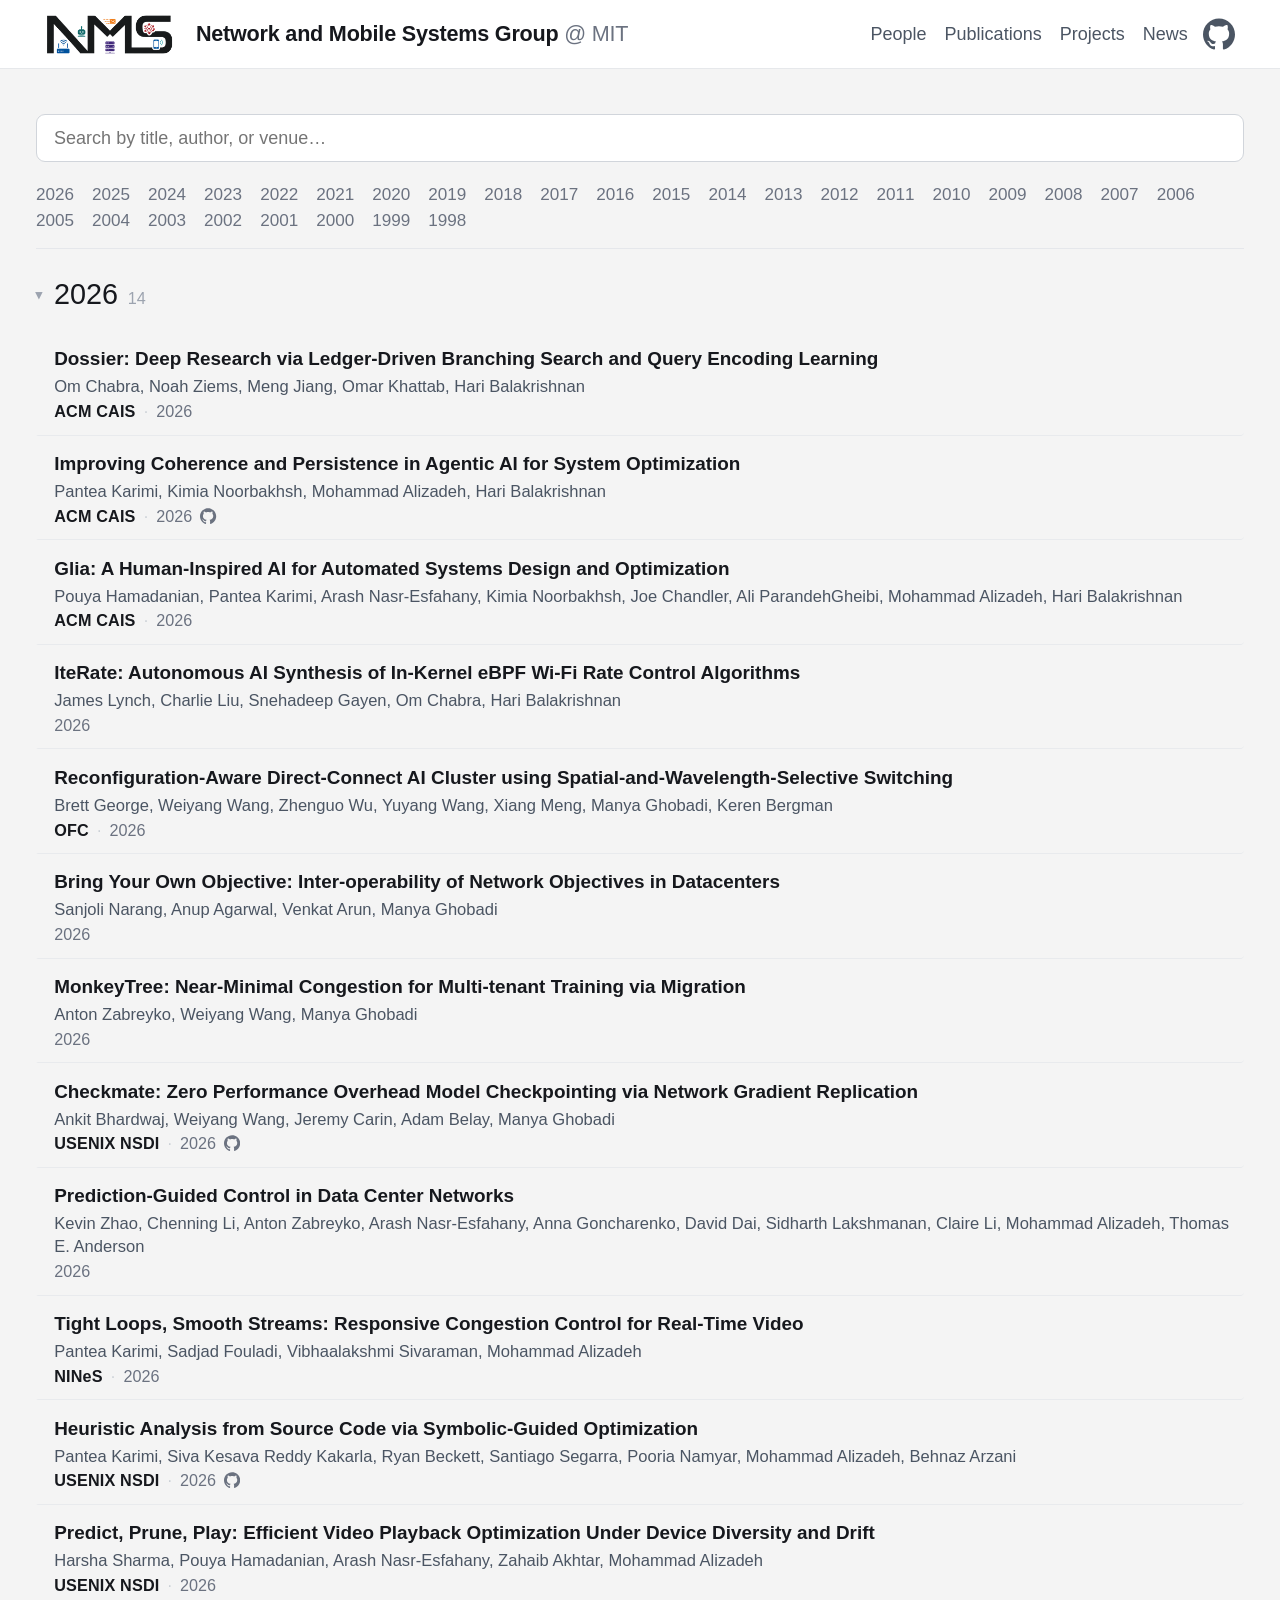
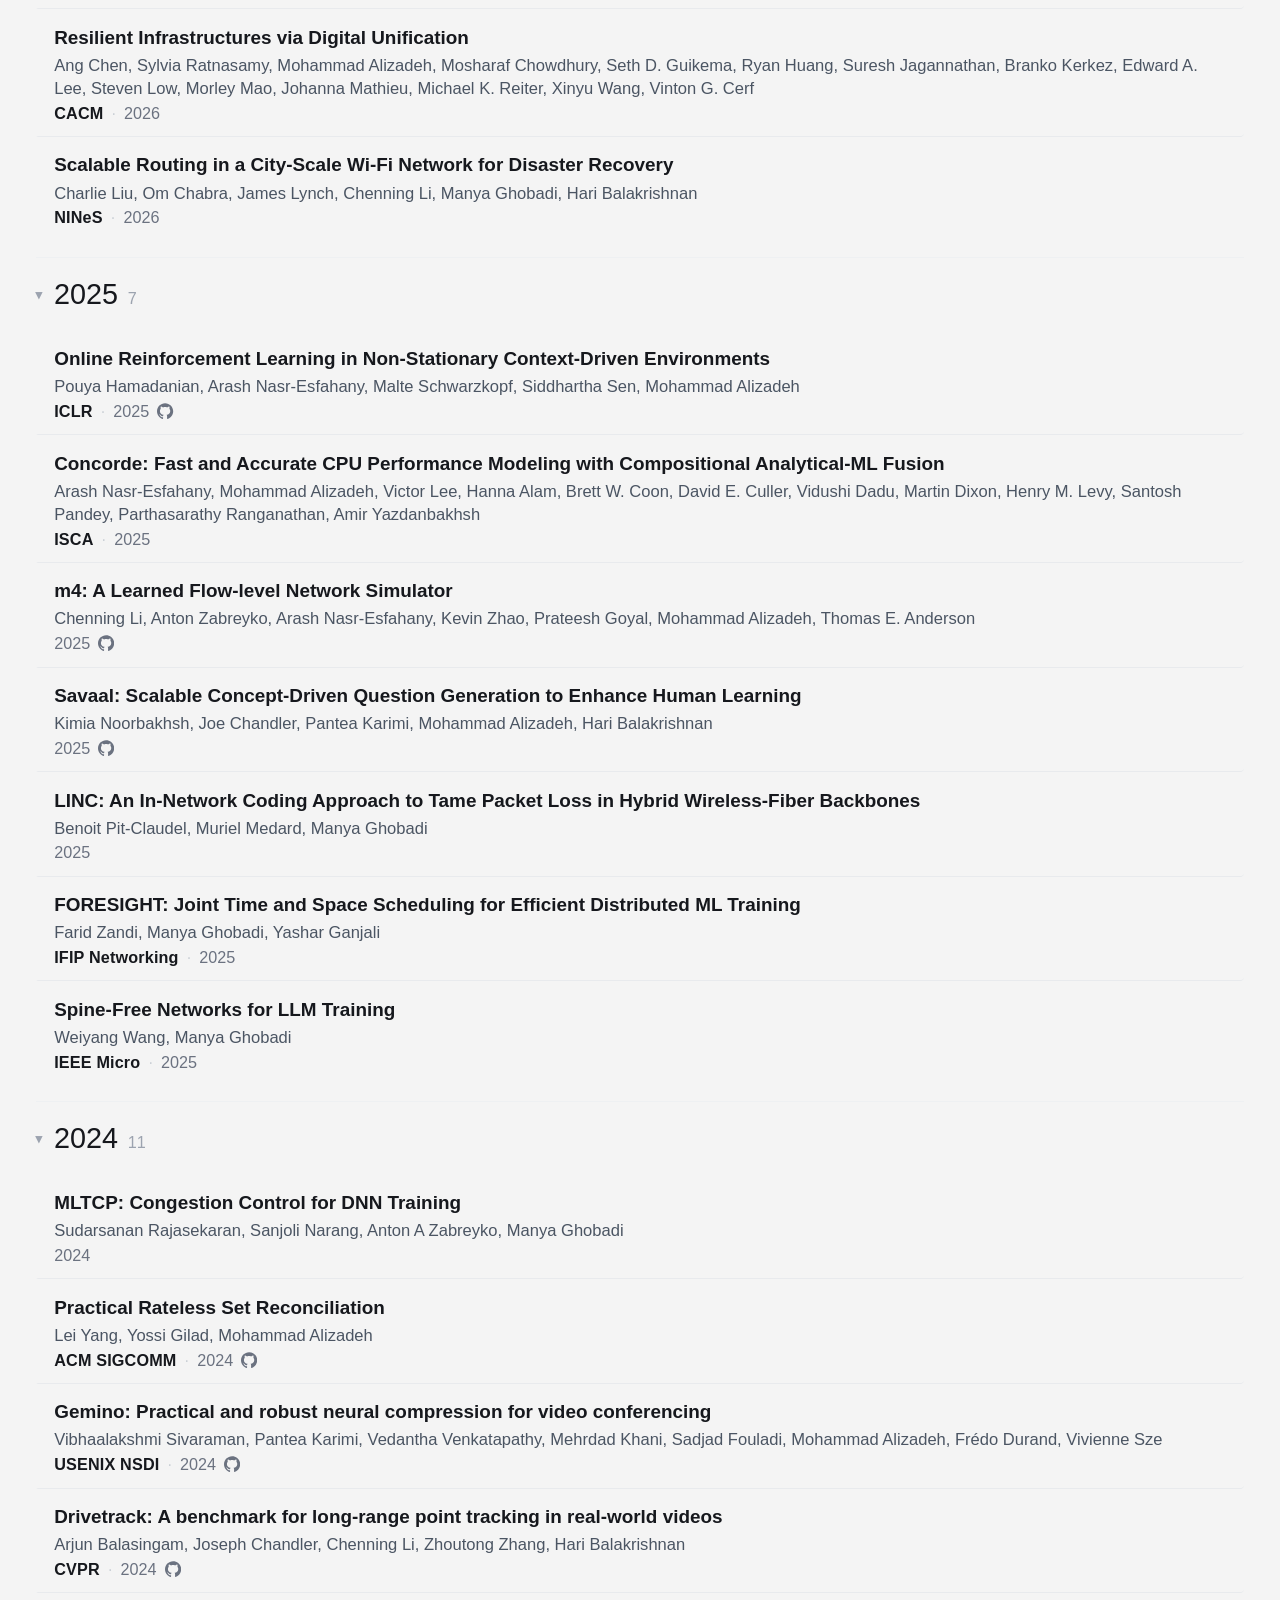
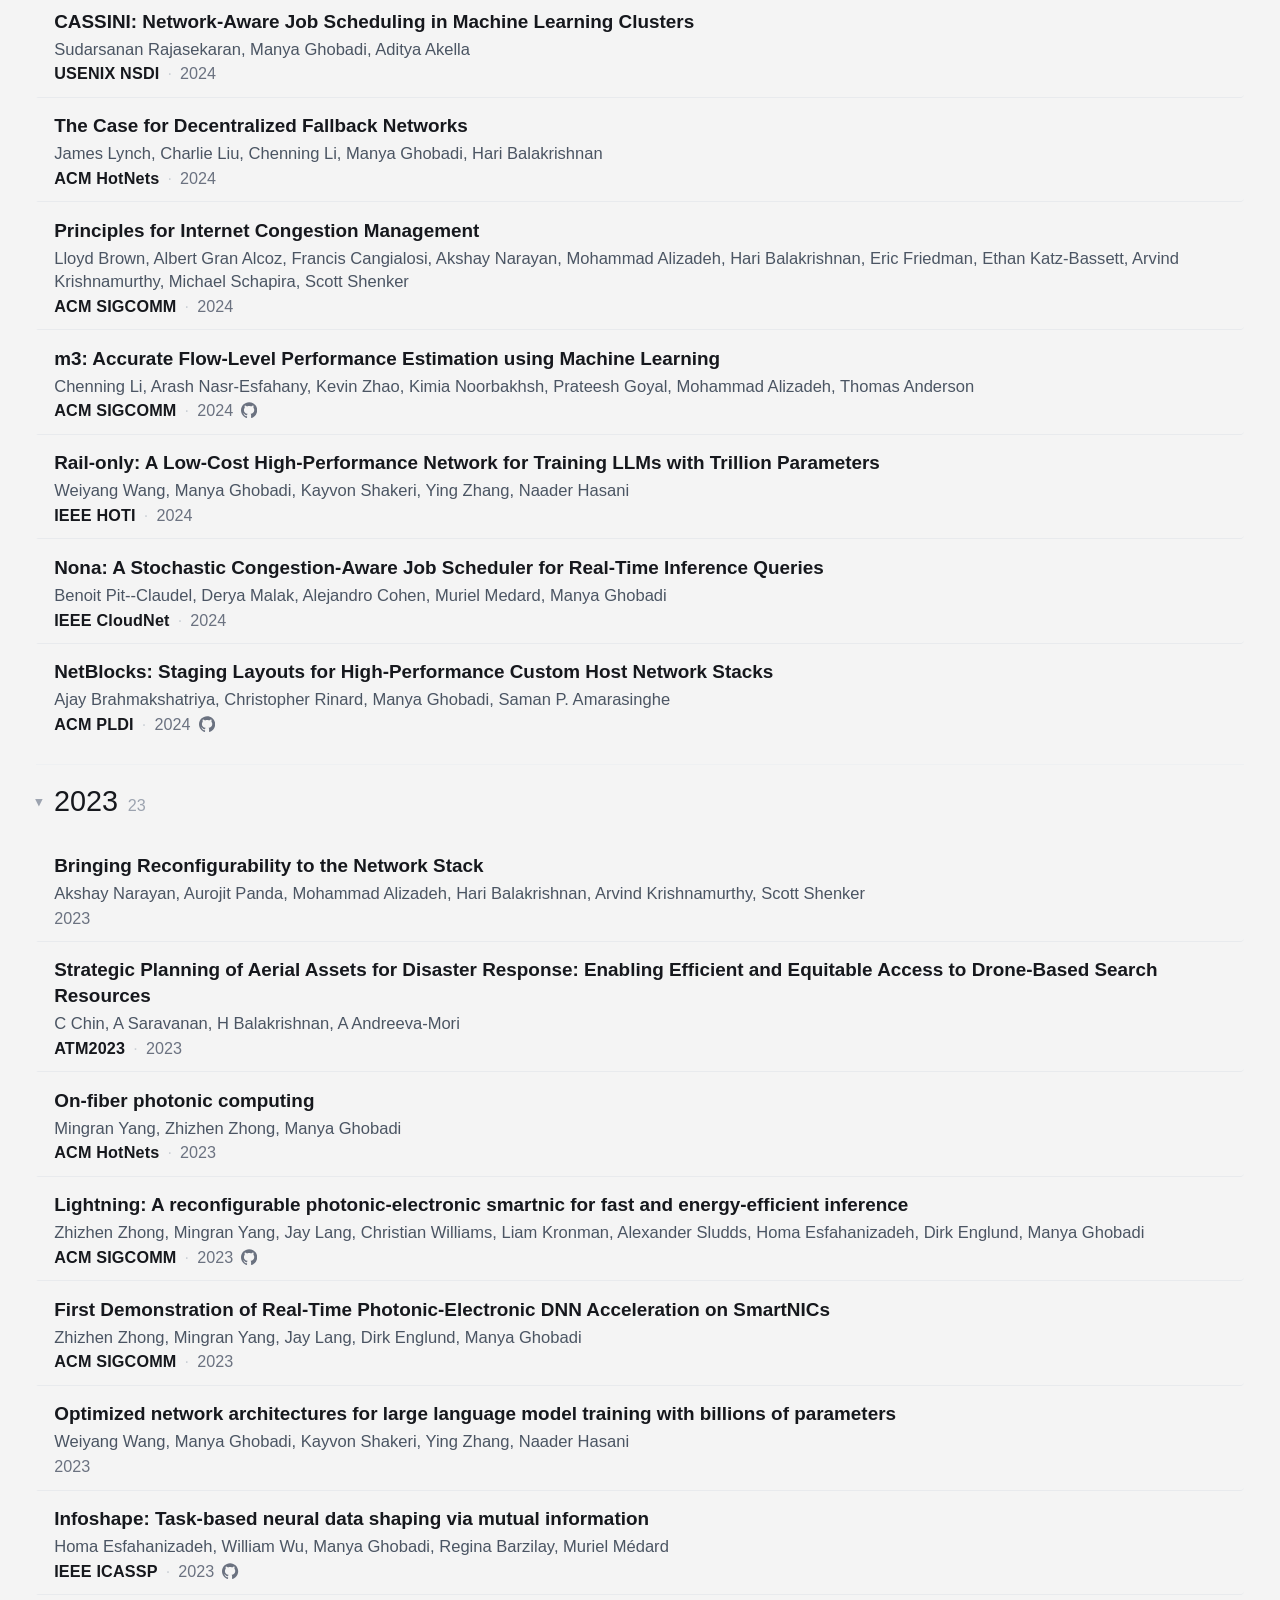
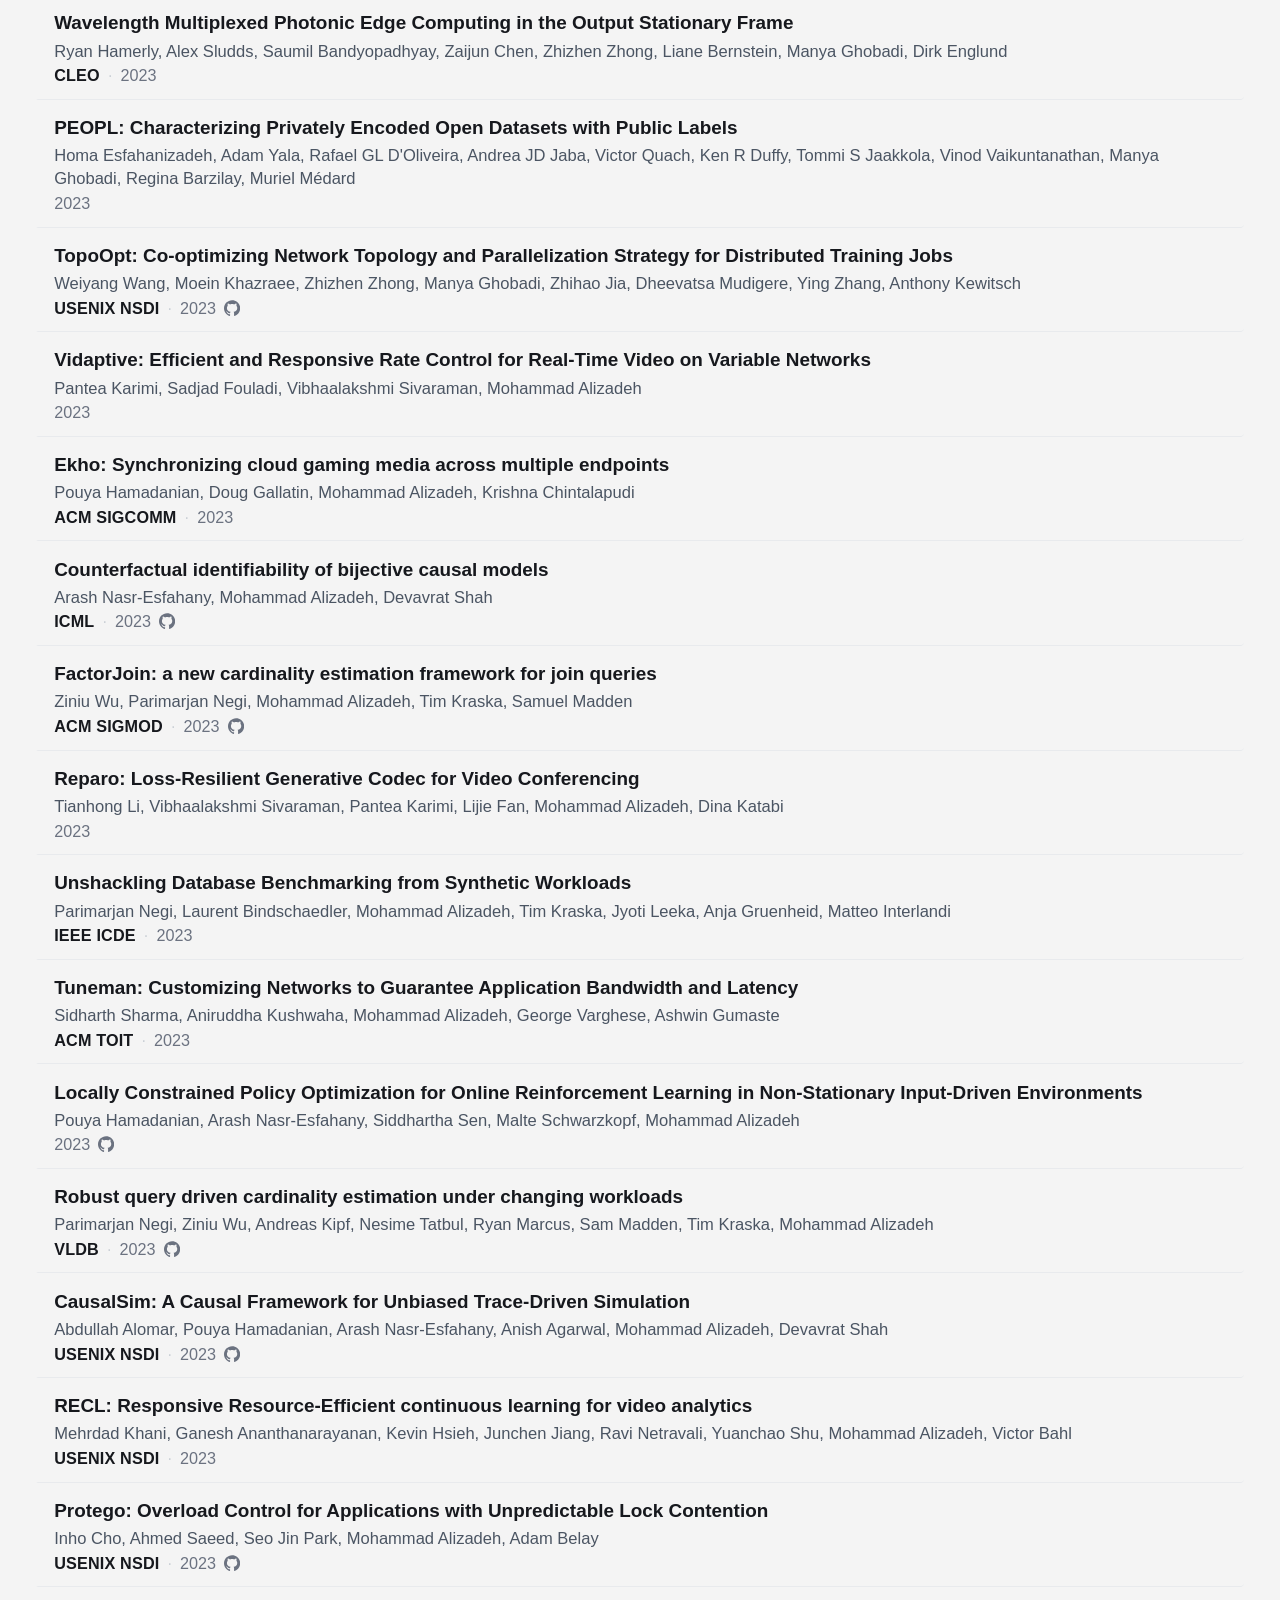
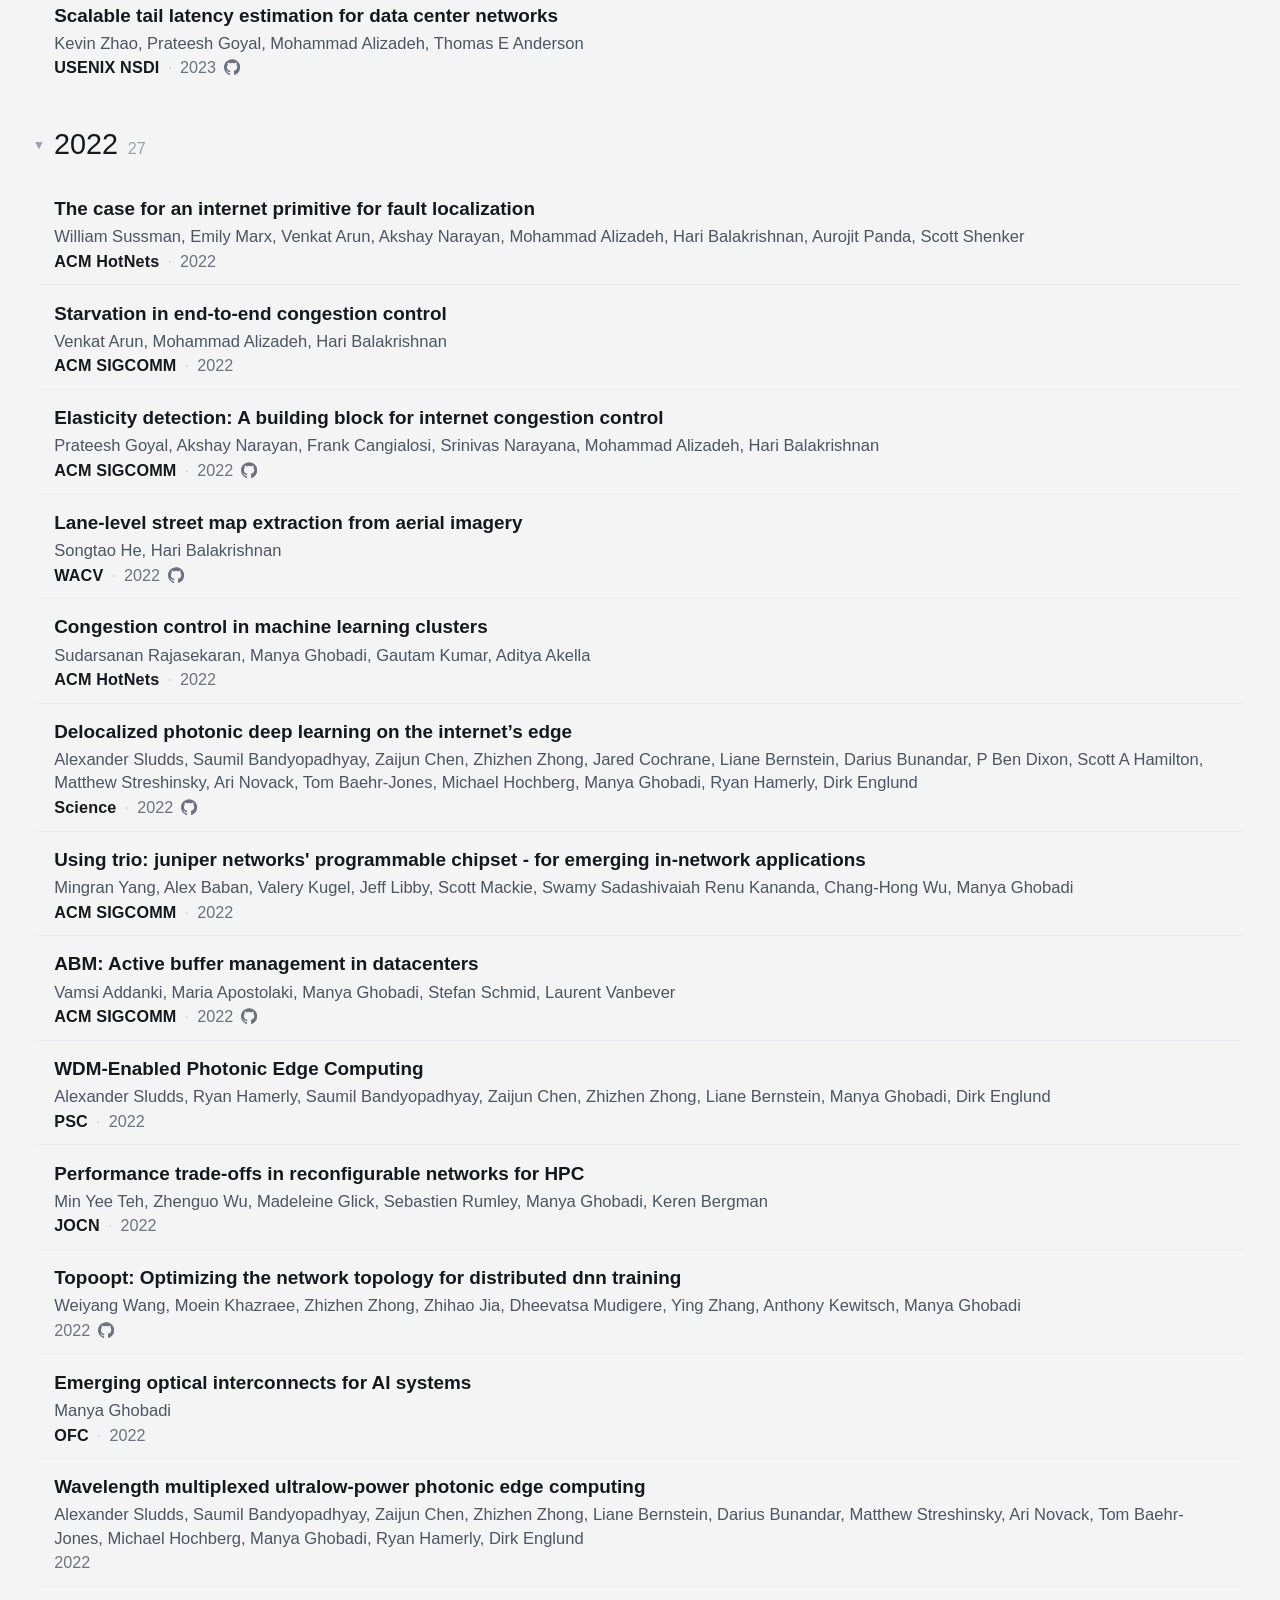
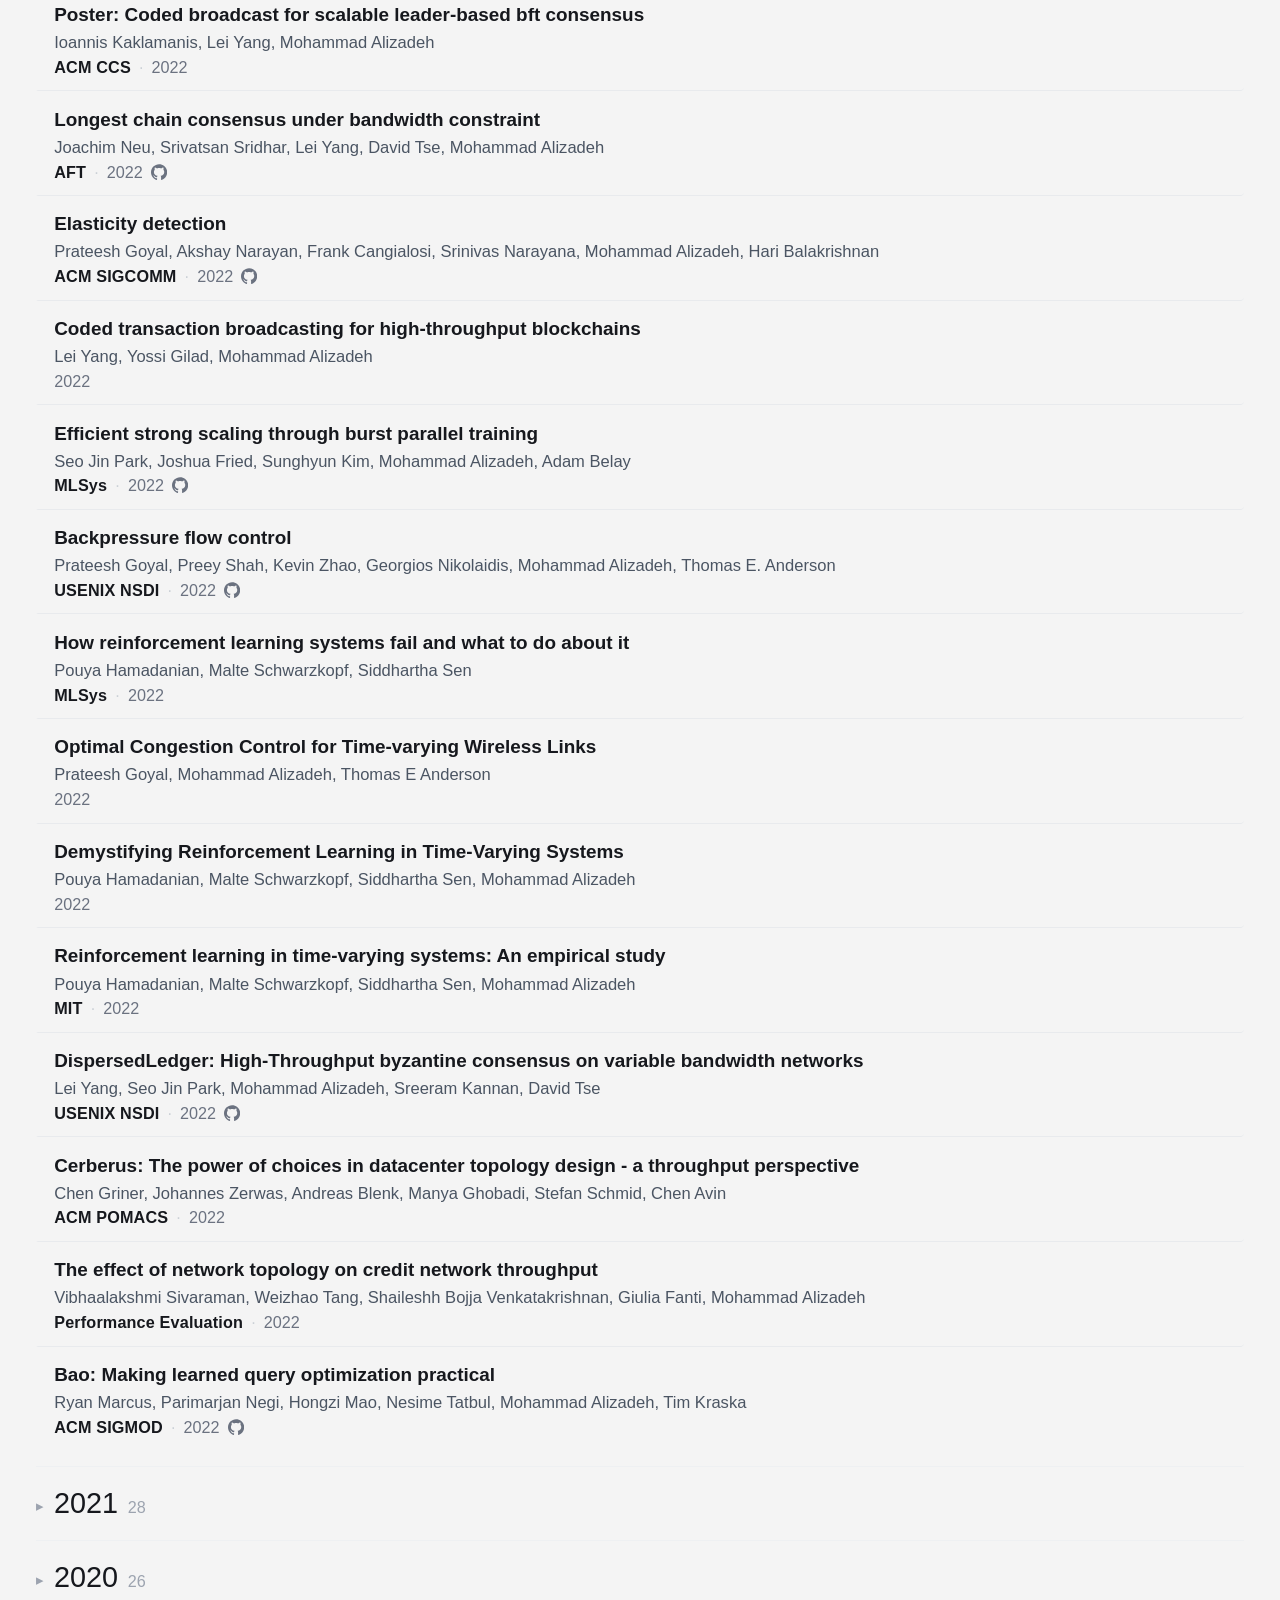
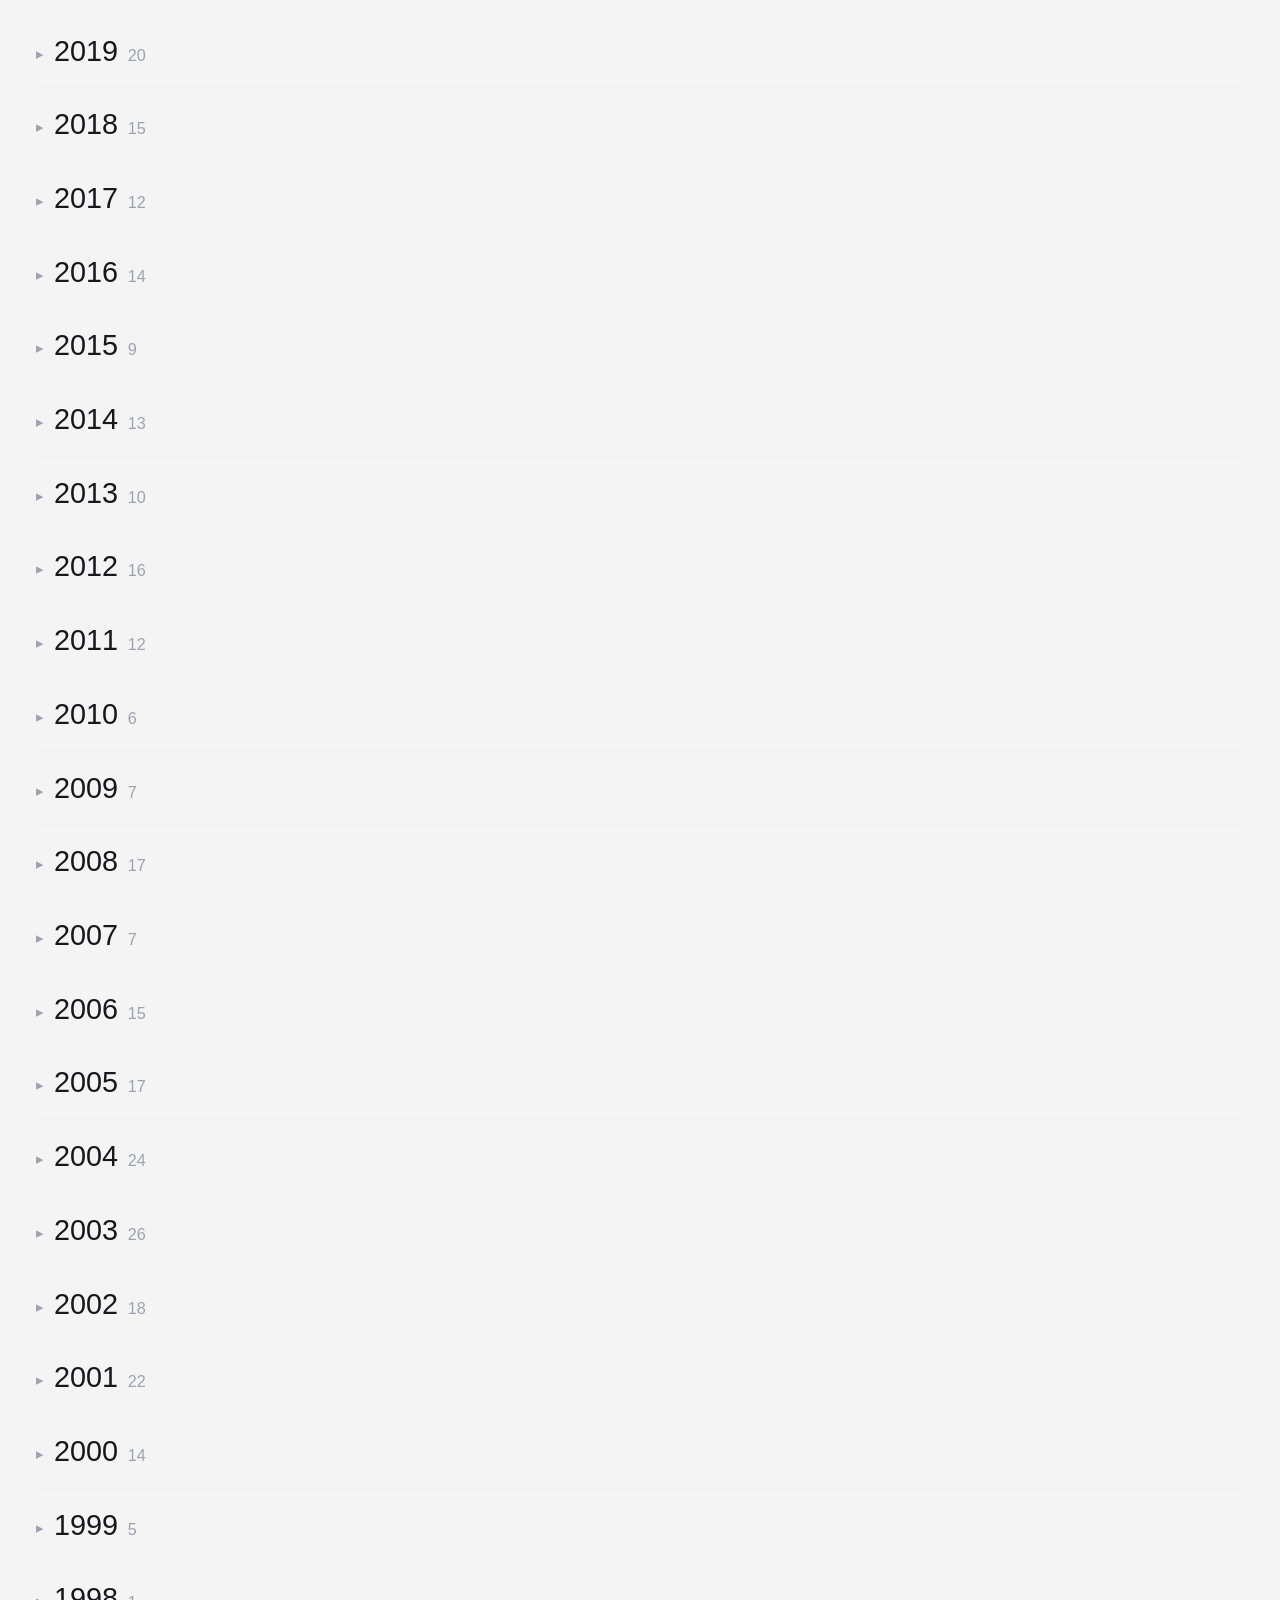
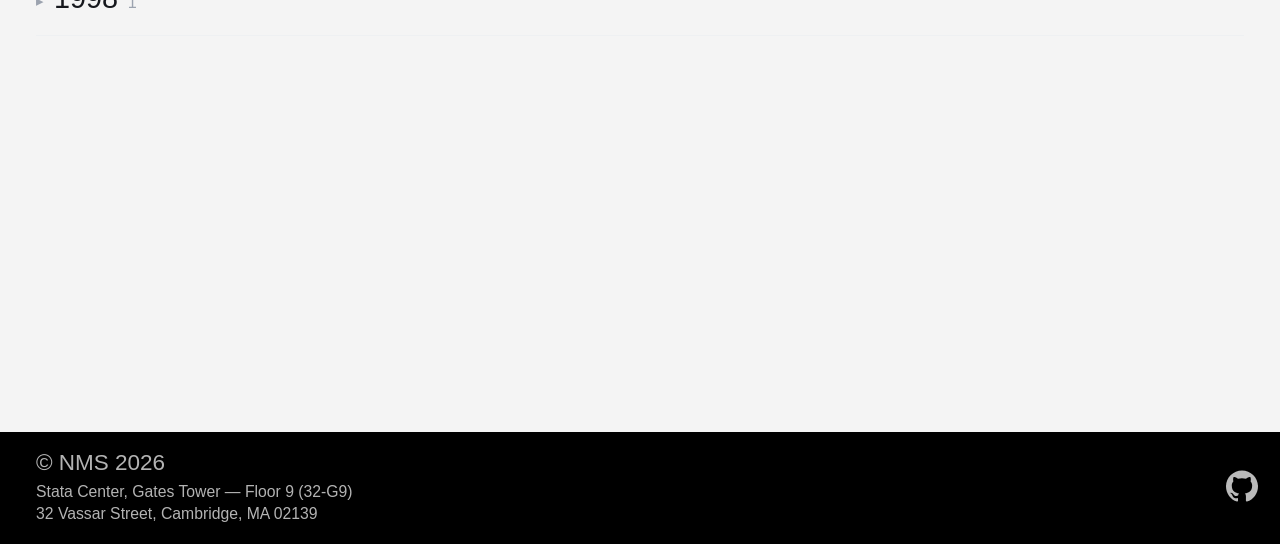
<file: publications/index.html>
<!doctype html><html lang=en-us><head><meta charset=utf-8><meta http-equiv=X-UA-Compatible content="IE=edge,chrome=1"><title>Publications | NMS</title><meta name=viewport content="width=device-width,minimum-scale=1"><meta name=description content><meta name=generator content="Hugo 0.163.3"><meta name=robots content="index, follow"><link rel=stylesheet href=/ananke/css/main.15fa3d30d4b4797ce9c37f129b58a652dc0da1605e5eb745b7949eda156527ab.css integrity="sha256-Ffo9MNS0eXzpw38Sm1imUtwNoWBeXrdFt5Se2hVlJ6s=" crossorigin=anonymous><script>(function(){"use strict";function t(){for(var t=document.querySelectorAll(".code-block .code-copy[hidden]"),e=0;e<t.length;e++)t[e].hidden=!1}document.readyState==="loading"?document.addEventListener("DOMContentLoaded",t):t();function e(e){var t=e.querySelector(".code-copy-label"),n=t?t.textContent:null;e.classList.add("is-copied"),t&&(t.textContent="Copied"),window.setTimeout(function(){e.classList.remove("is-copied"),t&&n!==null&&(t.textContent=n)},2e3)}function n(e){var n,t=document.createElement("textarea");t.value=e,t.setAttribute("readonly",""),t.style.position="absolute",t.style.left="-9999px",document.body.appendChild(t),t.select(),n=!1;try{n=document.execCommand("copy")}catch{n=!1}return document.body.removeChild(t),n}function s(t){var s,o,a,i=t.closest(".code-block");if(!i)return;if(s=i.querySelector("pre"),!s)return;a=s.querySelector("code")||s,o=a.innerText,navigator.clipboard&&navigator.clipboard.writeText?navigator.clipboard.writeText(o).then(function(){e(t)},function(){n(o)&&e(t)}):n(o)&&e(t)}document.addEventListener("click",function(e){var t=e.target.closest(".code-copy");t&&s(t)})})()</script><link href=/publications/index.xml rel=alternate type=application/rss+xml title=NMS><link href=/publications/index.xml rel=feed type=application/rss+xml title=NMS><link rel=canonical href=https://mit-nms.github.io/publications/><meta property="og:url" content="https://mit-nms.github.io/publications/"><meta property="og:site_name" content="NMS"><meta property="og:title" content="Publications"><meta property="og:locale" content="en_us"><meta property="og:type" content="website"><meta itemprop=name content="Publications"><meta name=twitter:card content="summary"><meta name=twitter:title content="Publications"></head><body class="ma0 avenir bg-near-white production is-section is-section"><header class=nms-header><nav class=site-nav-bar role=navigation><div class=site-nav-inner><div class=site-nav-left><a href=/ class="site-brand no-underline" aria-label="NMS home"><img src=/images/nms-logo.png class=site-logo alt=NMS>
</a><a href=/ class="site-title no-underline">Network and Mobile Systems Group <span class=site-title-suffix>@ MIT</span></a></div><div class=site-nav-right><ul class="site-nav-menu list pl0 mv0 dib"><li class="dib ml3"><a class="site-nav-link no-underline" href=/people/>People</a></li><li class="dib ml3"><a class="site-nav-link no-underline" href=/publications/>Publications</a></li><li class="dib ml3"><a class="site-nav-link no-underline" href=/projects/>Projects</a></li><li class="dib ml3"><a class="site-nav-link no-underline" href=/news/>News</a></li></ul><div class=ananke-socials><a href=https://github.com/mit-nms target=_blank rel=noopener class="ananke-social-link link-transition github link dib z-999 pt3 pt0-l mr1" title="follow on GitHub - Opens in a new window" aria-label="follow on GitHub - Opens in a new window"><span class=icon><svg role="img" viewBox="0 0 24 24"><title>GitHub</title><path d="M12 .297c-6.63.0-12 5.373-12 12 0 5.303 3.438 9.8 8.205 11.385.6.113.82-.258.82-.577.0-.285-.01-1.04-.015-2.04-3.338.724-4.042-1.61-4.042-1.61C4.422 18.07 3.633 17.7 3.633 17.7c-1.087-.744.084-.729.084-.729 1.205.084 1.838 1.236 1.838 1.236 1.07 1.835 2.809 1.305 3.495.998.108-.776.417-1.305.76-1.605-2.665-.3-5.466-1.332-5.466-5.93.0-1.31.465-2.38 1.235-3.22-.135-.303-.54-1.523.105-3.176.0.0 1.005-.322 3.3 1.23.96-.267 1.98-.399 3-.405 1.02.006 2.04.138 3 .405 2.28-1.552 3.285-1.23 3.285-1.23.645 1.653.24 2.873.12 3.176.765.84 1.23 1.91 1.23 3.22.0 4.61-2.805 5.625-5.475 5.92.42.36.81 1.096.81 2.22.0 1.606-.015 2.896-.015 3.286.0.315.21.69.825.57C20.565 22.092 24 17.592 24 12.297c0-6.627-5.373-12-12-12"/></svg></span></a></div></div></div></nav></header><main class=pb7 role=main><article class="nms-wrap pv3 pv4-l nested-copy-line-height"><section class=mb5><div class=pub-toolbar><input type=search id=pub-search class=pub-search-input autocomplete=off placeholder="Search by title, author, or venue…" aria-label="Search publications"><div class=pub-searchmeta id=pub-searchmeta hidden></div></div><nav class=pub-yearnav aria-label="Jump to year"><a href=#y2026 data-year=2026>2026</a><a href=#y2025 data-year=2025>2025</a><a href=#y2024 data-year=2024>2024</a><a href=#y2023 data-year=2023>2023</a><a href=#y2022 data-year=2022>2022</a><a href=#y2021 data-year=2021>2021</a><a href=#y2020 data-year=2020>2020</a><a href=#y2019 data-year=2019>2019</a><a href=#y2018 data-year=2018>2018</a><a href=#y2017 data-year=2017>2017</a><a href=#y2016 data-year=2016>2016</a><a href=#y2015 data-year=2015>2015</a><a href=#y2014 data-year=2014>2014</a><a href=#y2013 data-year=2013>2013</a><a href=#y2012 data-year=2012>2012</a><a href=#y2011 data-year=2011>2011</a><a href=#y2010 data-year=2010>2010</a><a href=#y2009 data-year=2009>2009</a><a href=#y2008 data-year=2008>2008</a><a href=#y2007 data-year=2007>2007</a><a href=#y2006 data-year=2006>2006</a><a href=#y2005 data-year=2005>2005</a><a href=#y2004 data-year=2004>2004</a><a href=#y2003 data-year=2003>2003</a><a href=#y2002 data-year=2002>2002</a><a href=#y2001 data-year=2001>2001</a><a href=#y2000 data-year=2000>2000</a><a href=#y1999 data-year=1999>1999</a><a href=#y1998 data-year=1998>1998</a></nav><div id=pub-groups><details class=pub-yeargroup id=y2026 data-year=2026 open data-default-open><summary class=pub-year><span class=pub-year-label>2026</span>
<span class=pub-count>14</span></summary><ol class=pub-list><li class=pub-item data-search="dossier: deep research via ledger-driven branching search and query encoding learning om chabra, noah ziems, meng jiang, omar khattab, hari balakrishnan acm cais 2026"><div class=pub-title><a href=https://doi.org/10.1145/3786335.3813122 target=_blank rel=noopener>Dossier: Deep Research via Ledger-Driven Branching Search and Query Encoding Learning</a></div><div class=pub-authors>Om Chabra, Noah Ziems, Meng Jiang, Omar Khattab, Hari Balakrishnan</div><div class=pub-meta><span class=pub-venue>ACM CAIS</span><span class=pub-sep aria-hidden=true>·</span><span class=pub-year-inline>2026</span></div></li><li class=pub-item data-search="improving coherence and persistence in agentic ai for system optimization pantea karimi, kimia noorbakhsh, mohammad alizadeh, hari balakrishnan acm cais 2026"><div class=pub-title><a href=https://doi.org/10.1145/3786335.3813138 target=_blank rel=noopener>Improving Coherence and Persistence in Agentic AI for System Optimization</a></div><div class=pub-authors>Pantea Karimi, Kimia Noorbakhsh, Mohammad Alizadeh, Hari Balakrishnan</div><div class=pub-meta><span class=pub-venue>ACM CAIS</span><span class=pub-sep aria-hidden=true>·</span><span class=pub-year-inline>2026</span><a href=https://github.com/mit-nms/Engram target=_blank rel=noopener class=pub-code title=Code aria-label="Code on GitHub"><svg role="img" viewBox="0 0 24 24"><title>GitHub</title><path d="M12 .297c-6.63.0-12 5.373-12 12 0 5.303 3.438 9.8 8.205 11.385.6.113.82-.258.82-.577.0-.285-.01-1.04-.015-2.04-3.338.724-4.042-1.61-4.042-1.61C4.422 18.07 3.633 17.7 3.633 17.7c-1.087-.744.084-.729.084-.729 1.205.084 1.838 1.236 1.838 1.236 1.07 1.835 2.809 1.305 3.495.998.108-.776.417-1.305.76-1.605-2.665-.3-5.466-1.332-5.466-5.93.0-1.31.465-2.38 1.235-3.22-.135-.303-.54-1.523.105-3.176.0.0 1.005-.322 3.3 1.23.96-.267 1.98-.399 3-.405 1.02.006 2.04.138 3 .405 2.28-1.552 3.285-1.23 3.285-1.23.645 1.653.24 2.873.12 3.176.765.84 1.23 1.91 1.23 3.22.0 4.61-2.805 5.625-5.475 5.92.42.36.81 1.096.81 2.22.0 1.606-.015 2.896-.015 3.286.0.315.21.69.825.57C20.565 22.092 24 17.592 24 12.297c0-6.627-5.373-12-12-12"/></svg></a></div></li><li class=pub-item data-search="glia: a human-inspired ai for automated systems design and optimization pouya hamadanian, pantea karimi, arash nasr-esfahany, kimia noorbakhsh, joe chandler, ali parandehgheibi, mohammad alizadeh, hari balakrishnan acm cais 2026"><div class=pub-title><a href=https://doi.org/10.1145/3786335.3813125 target=_blank rel=noopener>Glia: A Human-Inspired AI for Automated Systems Design and Optimization</a></div><div class=pub-authors>Pouya Hamadanian, Pantea Karimi, Arash Nasr-Esfahany, Kimia Noorbakhsh, Joe Chandler, Ali ParandehGheibi, Mohammad Alizadeh, Hari Balakrishnan</div><div class=pub-meta><span class=pub-venue>ACM CAIS</span><span class=pub-sep aria-hidden=true>·</span><span class=pub-year-inline>2026</span></div></li><li class=pub-item data-search="iterate: autonomous ai synthesis of in-kernel ebpf wi-fi rate control algorithms james lynch, charlie liu, snehadeep gayen, om chabra, hari balakrishnan  2026"><div class=pub-title><a href=https://arxiv.org/abs/2605.02542 target=_blank rel=noopener>IteRate: Autonomous AI Synthesis of In-Kernel eBPF Wi-Fi Rate Control Algorithms</a></div><div class=pub-authors>James Lynch, Charlie Liu, Snehadeep Gayen, Om Chabra, Hari Balakrishnan</div><div class=pub-meta><span class=pub-year-inline>2026</span></div></li><li class=pub-item data-search="reconfiguration-aware direct-connect ai cluster using spatial-and-wavelength-selective switching brett george, weiyang wang, zhenguo wu, yuyang wang, xiang meng, manya ghobadi, keren bergman ofc 2026"><div class=pub-title><a href=https://ieeexplore.ieee.org/document/11524639 target=_blank rel=noopener>Reconfiguration-Aware Direct-Connect AI Cluster using Spatial-and-Wavelength-Selective Switching</a></div><div class=pub-authors>Brett George, Weiyang Wang, Zhenguo Wu, Yuyang Wang, Xiang Meng, Manya Ghobadi, Keren Bergman</div><div class=pub-meta><span class=pub-venue>OFC</span><span class=pub-sep aria-hidden=true>·</span><span class=pub-year-inline>2026</span></div></li><li class=pub-item data-search="bring your own objective: inter-operability of network objectives in datacenters sanjoli narang, anup agarwal, venkat arun, manya ghobadi  2026"><div class=pub-title><a href=https://arxiv.org/abs/2602.10252 target=_blank rel=noopener>Bring Your Own Objective: Inter-operability of Network Objectives in Datacenters</a></div><div class=pub-authors>Sanjoli Narang, Anup Agarwal, Venkat Arun, Manya Ghobadi</div><div class=pub-meta><span class=pub-year-inline>2026</span></div></li><li class=pub-item data-search="monkeytree: near-minimal congestion for multi-tenant training via migration anton zabreyko, weiyang wang, manya ghobadi  2026"><div class=pub-title><a href=https://arxiv.org/abs/2602.08296 target=_blank rel=noopener>MonkeyTree: Near-Minimal Congestion for Multi-tenant Training via Migration</a></div><div class=pub-authors>Anton Zabreyko, Weiyang Wang, Manya Ghobadi</div><div class=pub-meta><span class=pub-year-inline>2026</span></div></li><li class=pub-item data-search="checkmate: zero performance overhead model checkpointing via network gradient replication ankit bhardwaj, weiyang wang, jeremy carin, adam belay, manya ghobadi usenix nsdi 2026"><div class=pub-title><a href=https://www.usenix.org/conference/nsdi26/presentation/bhardwaj target=_blank rel=noopener>Checkmate: Zero Performance Overhead Model Checkpointing via Network Gradient Replication</a></div><div class=pub-authors>Ankit Bhardwaj, Weiyang Wang, Jeremy Carin, Adam Belay, Manya Ghobadi</div><div class=pub-meta><span class=pub-venue>USENIX NSDI</span><span class=pub-sep aria-hidden=true>·</span><span class=pub-year-inline>2026</span><a href=https://github.com/hipersys-team/checkmate target=_blank rel=noopener class=pub-code title=Code aria-label="Code on GitHub"><svg role="img" viewBox="0 0 24 24"><title>GitHub</title><path d="M12 .297c-6.63.0-12 5.373-12 12 0 5.303 3.438 9.8 8.205 11.385.6.113.82-.258.82-.577.0-.285-.01-1.04-.015-2.04-3.338.724-4.042-1.61-4.042-1.61C4.422 18.07 3.633 17.7 3.633 17.7c-1.087-.744.084-.729.084-.729 1.205.084 1.838 1.236 1.838 1.236 1.07 1.835 2.809 1.305 3.495.998.108-.776.417-1.305.76-1.605-2.665-.3-5.466-1.332-5.466-5.93.0-1.31.465-2.38 1.235-3.22-.135-.303-.54-1.523.105-3.176.0.0 1.005-.322 3.3 1.23.96-.267 1.98-.399 3-.405 1.02.006 2.04.138 3 .405 2.28-1.552 3.285-1.23 3.285-1.23.645 1.653.24 2.873.12 3.176.765.84 1.23 1.91 1.23 3.22.0 4.61-2.805 5.625-5.475 5.92.42.36.81 1.096.81 2.22.0 1.606-.015 2.896-.015 3.286.0.315.21.69.825.57C20.565 22.092 24 17.592 24 12.297c0-6.627-5.373-12-12-12"/></svg></a></div></li><li class=pub-item data-search="prediction-guided control in data center networks kevin zhao, chenning li, anton zabreyko, arash nasr-esfahany, anna goncharenko, david dai, sidharth lakshmanan, claire li, mohammad alizadeh, thomas e. anderson  2026"><div class=pub-title><a href=https://arxiv.org/abs/2601.03593 target=_blank rel=noopener>Prediction-Guided Control in Data Center Networks</a></div><div class=pub-authors>Kevin Zhao, Chenning Li, Anton Zabreyko, Arash Nasr-Esfahany, Anna Goncharenko, David Dai, Sidharth Lakshmanan, Claire Li, Mohammad Alizadeh, Thomas E. Anderson</div><div class=pub-meta><span class=pub-year-inline>2026</span></div></li><li class=pub-item data-search="tight loops, smooth streams: responsive congestion control for real-time video pantea karimi, sadjad fouladi, vibhaalakshmi sivaraman, mohammad alizadeh nines 2026"><div class=pub-title><a href=https://2026.nines-conference.org/papers/p009-Karimi.pdf target=_blank rel=noopener>Tight Loops, Smooth Streams: Responsive Congestion Control for Real-Time Video</a></div><div class=pub-authors>Pantea Karimi, Sadjad Fouladi, Vibhaalakshmi Sivaraman, Mohammad Alizadeh</div><div class=pub-meta><span class=pub-venue>NINeS</span><span class=pub-sep aria-hidden=true>·</span><span class=pub-year-inline>2026</span></div></li><li class=pub-item data-search="heuristic analysis from source code via symbolic-guided optimization pantea karimi, siva kesava reddy kakarla, ryan beckett, santiago segarra, pooria namyar, mohammad alizadeh, behnaz arzani usenix nsdi 2026"><div class=pub-title><a href=https://www.usenix.org/conference/nsdi26/presentation/karimi target=_blank rel=noopener>Heuristic Analysis from Source Code via Symbolic-Guided Optimization</a></div><div class=pub-authors>Pantea Karimi, Siva Kesava Reddy Kakarla, Ryan Beckett, Santiago Segarra, Pooria Namyar, Mohammad Alizadeh, Behnaz Arzani</div><div class=pub-meta><span class=pub-venue>USENIX NSDI</span><span class=pub-sep aria-hidden=true>·</span><span class=pub-year-inline>2026</span><a href=https://github.com/microsoft/MetaEase target=_blank rel=noopener class=pub-code title=Code aria-label="Code on GitHub"><svg role="img" viewBox="0 0 24 24"><title>GitHub</title><path d="M12 .297c-6.63.0-12 5.373-12 12 0 5.303 3.438 9.8 8.205 11.385.6.113.82-.258.82-.577.0-.285-.01-1.04-.015-2.04-3.338.724-4.042-1.61-4.042-1.61C4.422 18.07 3.633 17.7 3.633 17.7c-1.087-.744.084-.729.084-.729 1.205.084 1.838 1.236 1.838 1.236 1.07 1.835 2.809 1.305 3.495.998.108-.776.417-1.305.76-1.605-2.665-.3-5.466-1.332-5.466-5.93.0-1.31.465-2.38 1.235-3.22-.135-.303-.54-1.523.105-3.176.0.0 1.005-.322 3.3 1.23.96-.267 1.98-.399 3-.405 1.02.006 2.04.138 3 .405 2.28-1.552 3.285-1.23 3.285-1.23.645 1.653.24 2.873.12 3.176.765.84 1.23 1.91 1.23 3.22.0 4.61-2.805 5.625-5.475 5.92.42.36.81 1.096.81 2.22.0 1.606-.015 2.896-.015 3.286.0.315.21.69.825.57C20.565 22.092 24 17.592 24 12.297c0-6.627-5.373-12-12-12"/></svg></a></div></li><li class=pub-item data-search="predict, prune, play: efficient video playback optimization under device diversity and drift harsha sharma, pouya hamadanian, arash nasr-esfahany, zahaib akhtar, mohammad alizadeh usenix nsdi 2026"><div class=pub-title><a href=https://www.usenix.org/conference/nsdi26/presentation/sharma target=_blank rel=noopener>Predict, Prune, Play: Efficient Video Playback Optimization Under Device Diversity and Drift</a></div><div class=pub-authors>Harsha Sharma, Pouya Hamadanian, Arash Nasr-Esfahany, Zahaib Akhtar, Mohammad Alizadeh</div><div class=pub-meta><span class=pub-venue>USENIX NSDI</span><span class=pub-sep aria-hidden=true>·</span><span class=pub-year-inline>2026</span></div></li><li class=pub-item data-search="resilient infrastructures via digital unification ang chen, sylvia ratnasamy, mohammad alizadeh, mosharaf chowdhury, seth d. guikema, ryan huang, suresh jagannathan, branko kerkez, edward a. lee, steven low, morley mao, johanna mathieu, michael k. reiter, xinyu wang, vinton g. cerf cacm 2026"><div class=pub-title><a href=https://doi.org/10.1145/3736713 target=_blank rel=noopener>Resilient Infrastructures via Digital Unification</a></div><div class=pub-authors>Ang Chen, Sylvia Ratnasamy, Mohammad Alizadeh, Mosharaf Chowdhury, Seth D. Guikema, Ryan Huang, Suresh Jagannathan, Branko Kerkez, Edward A. Lee, Steven Low, Morley Mao, Johanna Mathieu, Michael K. Reiter, Xinyu Wang, Vinton G. Cerf</div><div class=pub-meta><span class=pub-venue>CACM</span><span class=pub-sep aria-hidden=true>·</span><span class=pub-year-inline>2026</span></div></li><li class=pub-item data-search="scalable routing in a city-scale wi-fi network for disaster recovery charlie liu, om chabra, james lynch, chenning li, manya ghobadi, hari balakrishnan nines 2026"><div class=pub-title><a href=https://2026.nines-conference.org/papers/p010-Liu.pdf target=_blank rel=noopener>Scalable Routing in a City-Scale Wi-Fi Network for Disaster Recovery</a></div><div class=pub-authors>Charlie Liu, Om Chabra, James Lynch, Chenning Li, Manya Ghobadi, Hari Balakrishnan</div><div class=pub-meta><span class=pub-venue>NINeS</span><span class=pub-sep aria-hidden=true>·</span><span class=pub-year-inline>2026</span></div></li></ol></details><details class=pub-yeargroup id=y2025 data-year=2025 open data-default-open><summary class=pub-year><span class=pub-year-label>2025</span>
<span class=pub-count>7</span></summary><ol class=pub-list><li class=pub-item data-search="online reinforcement learning in non-stationary context-driven environments pouya hamadanian, arash nasr-esfahany, malte schwarzkopf, siddhartha sen, mohammad alizadeh iclr 2025"><div class=pub-title><a href="https://openreview.net/forum?id=l6QnSQizmN" target=_blank rel=noopener>Online Reinforcement Learning in Non-Stationary Context-Driven Environments</a></div><div class=pub-authors>Pouya Hamadanian, Arash Nasr-Esfahany, Malte Schwarzkopf, Siddhartha Sen, Mohammad Alizadeh</div><div class=pub-meta><span class=pub-venue>ICLR</span><span class=pub-sep aria-hidden=true>·</span><span class=pub-year-inline>2025</span><a href=https://github.com/pouyahmdn/LCPO target=_blank rel=noopener class=pub-code title=Code aria-label="Code on GitHub"><svg role="img" viewBox="0 0 24 24"><title>GitHub</title><path d="M12 .297c-6.63.0-12 5.373-12 12 0 5.303 3.438 9.8 8.205 11.385.6.113.82-.258.82-.577.0-.285-.01-1.04-.015-2.04-3.338.724-4.042-1.61-4.042-1.61C4.422 18.07 3.633 17.7 3.633 17.7c-1.087-.744.084-.729.084-.729 1.205.084 1.838 1.236 1.838 1.236 1.07 1.835 2.809 1.305 3.495.998.108-.776.417-1.305.76-1.605-2.665-.3-5.466-1.332-5.466-5.93.0-1.31.465-2.38 1.235-3.22-.135-.303-.54-1.523.105-3.176.0.0 1.005-.322 3.3 1.23.96-.267 1.98-.399 3-.405 1.02.006 2.04.138 3 .405 2.28-1.552 3.285-1.23 3.285-1.23.645 1.653.24 2.873.12 3.176.765.84 1.23 1.91 1.23 3.22.0 4.61-2.805 5.625-5.475 5.92.42.36.81 1.096.81 2.22.0 1.606-.015 2.896-.015 3.286.0.315.21.69.825.57C20.565 22.092 24 17.592 24 12.297c0-6.627-5.373-12-12-12"/></svg></a></div></li><li class=pub-item data-search="concorde: fast and accurate cpu performance modeling with compositional analytical-ml fusion arash nasr-esfahany, mohammad alizadeh, victor lee, hanna alam, brett w. coon, david e. culler, vidushi dadu, martin dixon, henry m. levy, santosh pandey, parthasarathy ranganathan, amir yazdanbakhsh isca 2025"><div class=pub-title><a href=https://doi.org/10.1145/3695053.3731037 target=_blank rel=noopener>Concorde: Fast and Accurate CPU Performance Modeling with Compositional Analytical-ML Fusion</a></div><div class=pub-authors>Arash Nasr-Esfahany, Mohammad Alizadeh, Victor Lee, Hanna Alam, Brett W. Coon, David E. Culler, Vidushi Dadu, Martin Dixon, Henry M. Levy, Santosh Pandey, Parthasarathy Ranganathan, Amir Yazdanbakhsh</div><div class=pub-meta><span class=pub-venue>ISCA</span><span class=pub-sep aria-hidden=true>·</span><span class=pub-year-inline>2025</span></div></li><li class=pub-item data-search="m4: a learned flow-level network simulator chenning li, anton zabreyko, arash nasr-esfahany, kevin zhao, prateesh goyal, mohammad alizadeh, thomas e. anderson  2025"><div class=pub-title><a href=https://arxiv.org/abs/2503.01770 target=_blank rel=noopener>m4: A Learned Flow-level Network Simulator</a></div><div class=pub-authors>Chenning Li, Anton Zabreyko, Arash Nasr-Esfahany, Kevin Zhao, Prateesh Goyal, Mohammad Alizadeh, Thomas E. Anderson</div><div class=pub-meta><span class=pub-year-inline>2025</span><a href=https://github.com/netiken/m4 target=_blank rel=noopener class=pub-code title=Code aria-label="Code on GitHub"><svg role="img" viewBox="0 0 24 24"><title>GitHub</title><path d="M12 .297c-6.63.0-12 5.373-12 12 0 5.303 3.438 9.8 8.205 11.385.6.113.82-.258.82-.577.0-.285-.01-1.04-.015-2.04-3.338.724-4.042-1.61-4.042-1.61C4.422 18.07 3.633 17.7 3.633 17.7c-1.087-.744.084-.729.084-.729 1.205.084 1.838 1.236 1.838 1.236 1.07 1.835 2.809 1.305 3.495.998.108-.776.417-1.305.76-1.605-2.665-.3-5.466-1.332-5.466-5.93.0-1.31.465-2.38 1.235-3.22-.135-.303-.54-1.523.105-3.176.0.0 1.005-.322 3.3 1.23.96-.267 1.98-.399 3-.405 1.02.006 2.04.138 3 .405 2.28-1.552 3.285-1.23 3.285-1.23.645 1.653.24 2.873.12 3.176.765.84 1.23 1.91 1.23 3.22.0 4.61-2.805 5.625-5.475 5.92.42.36.81 1.096.81 2.22.0 1.606-.015 2.896-.015 3.286.0.315.21.69.825.57C20.565 22.092 24 17.592 24 12.297c0-6.627-5.373-12-12-12"/></svg></a></div></li><li class=pub-item data-search="savaal: scalable concept-driven question generation to enhance human learning kimia noorbakhsh, joe chandler, pantea karimi, mohammad alizadeh, hari balakrishnan  2025"><div class=pub-title><a href=https://arxiv.org/abs/2502.12477 target=_blank rel=noopener>Savaal: Scalable Concept-Driven Question Generation to Enhance Human Learning</a></div><div class=pub-authors>Kimia Noorbakhsh, Joe Chandler, Pantea Karimi, Mohammad Alizadeh, Hari Balakrishnan</div><div class=pub-meta><span class=pub-year-inline>2025</span><a href=https://github.com/mit-nms/savaal target=_blank rel=noopener class=pub-code title=Code aria-label="Code on GitHub"><svg role="img" viewBox="0 0 24 24"><title>GitHub</title><path d="M12 .297c-6.63.0-12 5.373-12 12 0 5.303 3.438 9.8 8.205 11.385.6.113.82-.258.82-.577.0-.285-.01-1.04-.015-2.04-3.338.724-4.042-1.61-4.042-1.61C4.422 18.07 3.633 17.7 3.633 17.7c-1.087-.744.084-.729.084-.729 1.205.084 1.838 1.236 1.838 1.236 1.07 1.835 2.809 1.305 3.495.998.108-.776.417-1.305.76-1.605-2.665-.3-5.466-1.332-5.466-5.93.0-1.31.465-2.38 1.235-3.22-.135-.303-.54-1.523.105-3.176.0.0 1.005-.322 3.3 1.23.96-.267 1.98-.399 3-.405 1.02.006 2.04.138 3 .405 2.28-1.552 3.285-1.23 3.285-1.23.645 1.653.24 2.873.12 3.176.765.84 1.23 1.91 1.23 3.22.0 4.61-2.805 5.625-5.475 5.92.42.36.81 1.096.81 2.22.0 1.606-.015 2.896-.015 3.286.0.315.21.69.825.57C20.565 22.092 24 17.592 24 12.297c0-6.627-5.373-12-12-12"/></svg></a></div></li><li class=pub-item data-search="linc: an in-network coding approach to tame packet loss in hybrid wireless-fiber backbones benoit pit-claudel, muriel medard, manya ghobadi  2025"><div class=pub-title><a href=https://arxiv.org/abs/2509.13714 target=_blank rel=noopener>LINC: An In-Network Coding Approach to Tame Packet Loss in Hybrid Wireless-Fiber Backbones</a></div><div class=pub-authors>Benoit Pit-Claudel, Muriel Medard, Manya Ghobadi</div><div class=pub-meta><span class=pub-year-inline>2025</span></div></li><li class=pub-item data-search="foresight: joint time and space scheduling for efficient distributed ml training farid zandi, manya ghobadi, yashar ganjali ifip networking 2025"><div class=pub-title><a href=https://opendl.ifip-tc6.org/db/conf/networking/networking2025/1571125810.pdf target=_blank rel=noopener>FORESIGHT: Joint Time and Space Scheduling for Efficient Distributed ML Training</a></div><div class=pub-authors>Farid Zandi, Manya Ghobadi, Yashar Ganjali</div><div class=pub-meta><span class=pub-venue>IFIP Networking</span><span class=pub-sep aria-hidden=true>·</span><span class=pub-year-inline>2025</span></div></li><li class=pub-item data-search="spine-free networks for llm training weiyang wang, manya ghobadi ieee micro 2025"><div class=pub-title><a href=https://ieeexplore.ieee.org/document/10884699 target=_blank rel=noopener>Spine-Free Networks for LLM Training</a></div><div class=pub-authors>Weiyang Wang, Manya Ghobadi</div><div class=pub-meta><span class=pub-venue>IEEE Micro</span><span class=pub-sep aria-hidden=true>·</span><span class=pub-year-inline>2025</span></div></li></ol></details><details class=pub-yeargroup id=y2024 data-year=2024 open data-default-open><summary class=pub-year><span class=pub-year-label>2024</span>
<span class=pub-count>11</span></summary><ol class=pub-list><li class=pub-item data-search="mltcp: congestion control for dnn training sudarsanan rajasekaran, sanjoli narang, anton a zabreyko, manya ghobadi  2024"><div class=pub-title><a href=https://arxiv.org/abs/2402.09589 target=_blank rel=noopener>MLTCP: Congestion Control for DNN Training</a></div><div class=pub-authors>Sudarsanan Rajasekaran, Sanjoli Narang, Anton A Zabreyko, Manya Ghobadi</div><div class=pub-meta><span class=pub-year-inline>2024</span></div></li><li class=pub-item data-search="practical rateless set reconciliation lei yang, yossi gilad, mohammad alizadeh acm sigcomm 2024"><div class=pub-title><a href=https://doi.org/10.1145/3651890.3672219 target=_blank rel=noopener>Practical Rateless Set Reconciliation</a></div><div class=pub-authors>Lei Yang, Yossi Gilad, Mohammad Alizadeh</div><div class=pub-meta><span class=pub-venue>ACM SIGCOMM</span><span class=pub-sep aria-hidden=true>·</span><span class=pub-year-inline>2024</span><a href=https://github.com/yangl1996/riblt target=_blank rel=noopener class=pub-code title=Code aria-label="Code on GitHub"><svg role="img" viewBox="0 0 24 24"><title>GitHub</title><path d="M12 .297c-6.63.0-12 5.373-12 12 0 5.303 3.438 9.8 8.205 11.385.6.113.82-.258.82-.577.0-.285-.01-1.04-.015-2.04-3.338.724-4.042-1.61-4.042-1.61C4.422 18.07 3.633 17.7 3.633 17.7c-1.087-.744.084-.729.084-.729 1.205.084 1.838 1.236 1.838 1.236 1.07 1.835 2.809 1.305 3.495.998.108-.776.417-1.305.76-1.605-2.665-.3-5.466-1.332-5.466-5.93.0-1.31.465-2.38 1.235-3.22-.135-.303-.54-1.523.105-3.176.0.0 1.005-.322 3.3 1.23.96-.267 1.98-.399 3-.405 1.02.006 2.04.138 3 .405 2.28-1.552 3.285-1.23 3.285-1.23.645 1.653.24 2.873.12 3.176.765.84 1.23 1.91 1.23 3.22.0 4.61-2.805 5.625-5.475 5.92.42.36.81 1.096.81 2.22.0 1.606-.015 2.896-.015 3.286.0.315.21.69.825.57C20.565 22.092 24 17.592 24 12.297c0-6.627-5.373-12-12-12"/></svg></a></div></li><li class=pub-item data-search="gemino: practical and robust neural compression for video conferencing vibhaalakshmi sivaraman, pantea karimi, vedantha venkatapathy, mehrdad khani, sadjad fouladi, mohammad alizadeh, frédo durand, vivienne sze usenix nsdi 2024"><div class=pub-title><a href=https://www.usenix.org/conference/nsdi24/presentation/sivaraman target=_blank rel=noopener>Gemino: Practical and robust neural compression for video conferencing</a></div><div class=pub-authors>Vibhaalakshmi Sivaraman, Pantea Karimi, Vedantha Venkatapathy, Mehrdad Khani, Sadjad Fouladi, Mohammad Alizadeh, Frédo Durand, Vivienne Sze</div><div class=pub-meta><span class=pub-venue>USENIX NSDI</span><span class=pub-sep aria-hidden=true>·</span><span class=pub-year-inline>2024</span><a href=https://github.com/geminovc target=_blank rel=noopener class=pub-code title=Code aria-label="Code on GitHub"><svg role="img" viewBox="0 0 24 24"><title>GitHub</title><path d="M12 .297c-6.63.0-12 5.373-12 12 0 5.303 3.438 9.8 8.205 11.385.6.113.82-.258.82-.577.0-.285-.01-1.04-.015-2.04-3.338.724-4.042-1.61-4.042-1.61C4.422 18.07 3.633 17.7 3.633 17.7c-1.087-.744.084-.729.084-.729 1.205.084 1.838 1.236 1.838 1.236 1.07 1.835 2.809 1.305 3.495.998.108-.776.417-1.305.76-1.605-2.665-.3-5.466-1.332-5.466-5.93.0-1.31.465-2.38 1.235-3.22-.135-.303-.54-1.523.105-3.176.0.0 1.005-.322 3.3 1.23.96-.267 1.98-.399 3-.405 1.02.006 2.04.138 3 .405 2.28-1.552 3.285-1.23 3.285-1.23.645 1.653.24 2.873.12 3.176.765.84 1.23 1.91 1.23 3.22.0 4.61-2.805 5.625-5.475 5.92.42.36.81 1.096.81 2.22.0 1.606-.015 2.896-.015 3.286.0.315.21.69.825.57C20.565 22.092 24 17.592 24 12.297c0-6.627-5.373-12-12-12"/></svg></a></div></li><li class=pub-item data-search="drivetrack: a benchmark for long-range point tracking in real-world videos arjun balasingam, joseph chandler, chenning li, zhoutong zhang, hari balakrishnan cvpr 2024"><div class=pub-title><a href=https://doi.org/10.1109/CVPR52733.2024.02122 target=_blank rel=noopener>Drivetrack: A benchmark for long-range point tracking in real-world videos</a></div><div class=pub-authors>Arjun Balasingam, Joseph Chandler, Chenning Li, Zhoutong Zhang, Hari Balakrishnan</div><div class=pub-meta><span class=pub-venue>CVPR</span><span class=pub-sep aria-hidden=true>·</span><span class=pub-year-inline>2024</span><a href=https://github.com/arjunvb/drivetrack target=_blank rel=noopener class=pub-code title=Code aria-label="Code on GitHub"><svg role="img" viewBox="0 0 24 24"><title>GitHub</title><path d="M12 .297c-6.63.0-12 5.373-12 12 0 5.303 3.438 9.8 8.205 11.385.6.113.82-.258.82-.577.0-.285-.01-1.04-.015-2.04-3.338.724-4.042-1.61-4.042-1.61C4.422 18.07 3.633 17.7 3.633 17.7c-1.087-.744.084-.729.084-.729 1.205.084 1.838 1.236 1.838 1.236 1.07 1.835 2.809 1.305 3.495.998.108-.776.417-1.305.76-1.605-2.665-.3-5.466-1.332-5.466-5.93.0-1.31.465-2.38 1.235-3.22-.135-.303-.54-1.523.105-3.176.0.0 1.005-.322 3.3 1.23.96-.267 1.98-.399 3-.405 1.02.006 2.04.138 3 .405 2.28-1.552 3.285-1.23 3.285-1.23.645 1.653.24 2.873.12 3.176.765.84 1.23 1.91 1.23 3.22.0 4.61-2.805 5.625-5.475 5.92.42.36.81 1.096.81 2.22.0 1.606-.015 2.896-.015 3.286.0.315.21.69.825.57C20.565 22.092 24 17.592 24 12.297c0-6.627-5.373-12-12-12"/></svg></a></div></li><li class=pub-item data-search="cassini: network-aware job scheduling in machine learning clusters sudarsanan rajasekaran, manya ghobadi, aditya akella usenix nsdi 2024"><div class=pub-title><a href=https://www.usenix.org/conference/nsdi24/presentation/rajasekaran target=_blank rel=noopener>CASSINI: Network-Aware Job Scheduling in Machine Learning Clusters</a></div><div class=pub-authors>Sudarsanan Rajasekaran, Manya Ghobadi, Aditya Akella</div><div class=pub-meta><span class=pub-venue>USENIX NSDI</span><span class=pub-sep aria-hidden=true>·</span><span class=pub-year-inline>2024</span></div></li><li class=pub-item data-search="the case for decentralized fallback networks james lynch, charlie liu, chenning li, manya ghobadi, hari balakrishnan acm hotnets 2024"><div class=pub-title><a href=https://doi.org/10.1145/3696348.3696883 target=_blank rel=noopener>The Case for Decentralized Fallback Networks</a></div><div class=pub-authors>James Lynch, Charlie Liu, Chenning Li, Manya Ghobadi, Hari Balakrishnan</div><div class=pub-meta><span class=pub-venue>ACM HotNets</span><span class=pub-sep aria-hidden=true>·</span><span class=pub-year-inline>2024</span></div></li><li class=pub-item data-search="principles for internet congestion management lloyd brown, albert gran alcoz, francis cangialosi, akshay narayan, mohammad alizadeh, hari balakrishnan, eric friedman, ethan katz-bassett, arvind krishnamurthy, michael schapira, scott shenker acm sigcomm 2024"><div class=pub-title><a href=https://doi.org/10.1145/3651890.3672247 target=_blank rel=noopener>Principles for Internet Congestion Management</a></div><div class=pub-authors>Lloyd Brown, Albert Gran Alcoz, Francis Cangialosi, Akshay Narayan, Mohammad Alizadeh, Hari Balakrishnan, Eric Friedman, Ethan Katz-Bassett, Arvind Krishnamurthy, Michael Schapira, Scott Shenker</div><div class=pub-meta><span class=pub-venue>ACM SIGCOMM</span><span class=pub-sep aria-hidden=true>·</span><span class=pub-year-inline>2024</span></div></li><li class=pub-item data-search="m3: accurate flow-level performance estimation using machine learning chenning li, arash nasr-esfahany, kevin zhao, kimia noorbakhsh, prateesh goyal, mohammad alizadeh, thomas anderson acm sigcomm 2024"><div class=pub-title><a href=https://doi.org/10.1145/3651890.3672243 target=_blank rel=noopener>m3: Accurate Flow-Level Performance Estimation using Machine Learning</a></div><div class=pub-authors>Chenning Li, Arash Nasr-Esfahany, Kevin Zhao, Kimia Noorbakhsh, Prateesh Goyal, Mohammad Alizadeh, Thomas Anderson</div><div class=pub-meta><span class=pub-venue>ACM SIGCOMM</span><span class=pub-sep aria-hidden=true>·</span><span class=pub-year-inline>2024</span><a href=https://github.com/netiken/m3 target=_blank rel=noopener class=pub-code title=Code aria-label="Code on GitHub"><svg role="img" viewBox="0 0 24 24"><title>GitHub</title><path d="M12 .297c-6.63.0-12 5.373-12 12 0 5.303 3.438 9.8 8.205 11.385.6.113.82-.258.82-.577.0-.285-.01-1.04-.015-2.04-3.338.724-4.042-1.61-4.042-1.61C4.422 18.07 3.633 17.7 3.633 17.7c-1.087-.744.084-.729.084-.729 1.205.084 1.838 1.236 1.838 1.236 1.07 1.835 2.809 1.305 3.495.998.108-.776.417-1.305.76-1.605-2.665-.3-5.466-1.332-5.466-5.93.0-1.31.465-2.38 1.235-3.22-.135-.303-.54-1.523.105-3.176.0.0 1.005-.322 3.3 1.23.96-.267 1.98-.399 3-.405 1.02.006 2.04.138 3 .405 2.28-1.552 3.285-1.23 3.285-1.23.645 1.653.24 2.873.12 3.176.765.84 1.23 1.91 1.23 3.22.0 4.61-2.805 5.625-5.475 5.92.42.36.81 1.096.81 2.22.0 1.606-.015 2.896-.015 3.286.0.315.21.69.825.57C20.565 22.092 24 17.592 24 12.297c0-6.627-5.373-12-12-12"/></svg></a></div></li><li class=pub-item data-search="rail-only: a low-cost high-performance network for training llms with trillion parameters weiyang wang, manya ghobadi, kayvon shakeri, ying zhang, naader hasani ieee hoti 2024"><div class=pub-title><a href=https://doi.org/10.1109/HOTI63208.2024.00013 target=_blank rel=noopener>Rail-only: A Low-Cost High-Performance Network for Training LLMs with Trillion Parameters</a></div><div class=pub-authors>Weiyang Wang, Manya Ghobadi, Kayvon Shakeri, Ying Zhang, Naader Hasani</div><div class=pub-meta><span class=pub-venue>IEEE HOTI</span><span class=pub-sep aria-hidden=true>·</span><span class=pub-year-inline>2024</span></div></li><li class=pub-item data-search="nona: a stochastic congestion-aware job scheduler for real-time inference queries benoit pit--claudel, derya malak, alejandro cohen, muriel medard, manya ghobadi ieee cloudnet 2024"><div class=pub-title><a href=https://doi.org/10.1109/CloudNet62863.2024.10815926 target=_blank rel=noopener>Nona: A Stochastic Congestion-Aware Job Scheduler for Real-Time Inference Queries</a></div><div class=pub-authors>Benoit Pit--Claudel, Derya Malak, Alejandro Cohen, Muriel Medard, Manya Ghobadi</div><div class=pub-meta><span class=pub-venue>IEEE CloudNet</span><span class=pub-sep aria-hidden=true>·</span><span class=pub-year-inline>2024</span></div></li><li class=pub-item data-search="netblocks: staging layouts for high-performance custom host network stacks ajay brahmakshatriya, christopher rinard, manya ghobadi, saman p. amarasinghe acm pldi 2024"><div class=pub-title><a href=https://doi.org/10.1145/3656396 target=_blank rel=noopener>NetBlocks: Staging Layouts for High-Performance Custom Host Network Stacks</a></div><div class=pub-authors>Ajay Brahmakshatriya, Christopher Rinard, Manya Ghobadi, Saman P. Amarasinghe</div><div class=pub-meta><span class=pub-venue>ACM PLDI</span><span class=pub-sep aria-hidden=true>·</span><span class=pub-year-inline>2024</span><a href=https://github.com/BuildIt-lang/net-blocks-pldi24-artifacts target=_blank rel=noopener class=pub-code title=Code aria-label="Code on GitHub"><svg role="img" viewBox="0 0 24 24"><title>GitHub</title><path d="M12 .297c-6.63.0-12 5.373-12 12 0 5.303 3.438 9.8 8.205 11.385.6.113.82-.258.82-.577.0-.285-.01-1.04-.015-2.04-3.338.724-4.042-1.61-4.042-1.61C4.422 18.07 3.633 17.7 3.633 17.7c-1.087-.744.084-.729.084-.729 1.205.084 1.838 1.236 1.838 1.236 1.07 1.835 2.809 1.305 3.495.998.108-.776.417-1.305.76-1.605-2.665-.3-5.466-1.332-5.466-5.93.0-1.31.465-2.38 1.235-3.22-.135-.303-.54-1.523.105-3.176.0.0 1.005-.322 3.3 1.23.96-.267 1.98-.399 3-.405 1.02.006 2.04.138 3 .405 2.28-1.552 3.285-1.23 3.285-1.23.645 1.653.24 2.873.12 3.176.765.84 1.23 1.91 1.23 3.22.0 4.61-2.805 5.625-5.475 5.92.42.36.81 1.096.81 2.22.0 1.606-.015 2.896-.015 3.286.0.315.21.69.825.57C20.565 22.092 24 17.592 24 12.297c0-6.627-5.373-12-12-12"/></svg></a></div></li></ol></details><details class=pub-yeargroup id=y2023 data-year=2023 open data-default-open><summary class=pub-year><span class=pub-year-label>2023</span>
<span class=pub-count>23</span></summary><ol class=pub-list><li class=pub-item data-search="bringing reconfigurability to the network stack akshay narayan, aurojit panda, mohammad alizadeh, hari balakrishnan, arvind krishnamurthy, scott shenker  2023"><div class=pub-title><a href=https://arxiv.org/abs/2311.07753 target=_blank rel=noopener>Bringing Reconfigurability to the Network Stack</a></div><div class=pub-authors>Akshay Narayan, Aurojit Panda, Mohammad Alizadeh, Hari Balakrishnan, Arvind Krishnamurthy, Scott Shenker</div><div class=pub-meta><span class=pub-year-inline>2023</span></div></li><li class=pub-item data-search="strategic planning of aerial assets for disaster response: enabling efficient and equitable access to drone-based search resources c chin, a saravanan, h balakrishnan, a andreeva-mori atm2023 2023"><div class=pub-title><a href=https://par.nsf.gov/biblio/10429241 target=_blank rel=noopener>Strategic Planning of Aerial Assets for Disaster Response: Enabling Efficient and Equitable Access to Drone-Based Search Resources</a></div><div class=pub-authors>C Chin, A Saravanan, H Balakrishnan, A Andreeva-Mori</div><div class=pub-meta><span class=pub-venue>ATM2023</span><span class=pub-sep aria-hidden=true>·</span><span class=pub-year-inline>2023</span></div></li><li class=pub-item data-search="on-fiber photonic computing mingran yang, zhizhen zhong, manya ghobadi acm hotnets 2023"><div class=pub-title><a href=https://doi.org/10.1145/3626111.3628177 target=_blank rel=noopener>On-fiber photonic computing</a></div><div class=pub-authors>Mingran Yang, Zhizhen Zhong, Manya Ghobadi</div><div class=pub-meta><span class=pub-venue>ACM HotNets</span><span class=pub-sep aria-hidden=true>·</span><span class=pub-year-inline>2023</span></div></li><li class=pub-item data-search="lightning: a reconfigurable photonic-electronic smartnic for fast and energy-efficient inference zhizhen zhong, mingran yang, jay lang, christian williams, liam kronman, alexander sludds, homa esfahanizadeh, dirk englund, manya ghobadi acm sigcomm 2023"><div class=pub-title><a href=https://doi.org/10.1145/3603269.3604821 target=_blank rel=noopener>Lightning: A reconfigurable photonic-electronic smartnic for fast and energy-efficient inference</a></div><div class=pub-authors>Zhizhen Zhong, Mingran Yang, Jay Lang, Christian Williams, Liam Kronman, Alexander Sludds, Homa Esfahanizadeh, Dirk Englund, Manya Ghobadi</div><div class=pub-meta><span class=pub-venue>ACM SIGCOMM</span><span class=pub-sep aria-hidden=true>·</span><span class=pub-year-inline>2023</span><a href=https://github.com/hipersys-team/lightning target=_blank rel=noopener class=pub-code title=Code aria-label="Code on GitHub"><svg role="img" viewBox="0 0 24 24"><title>GitHub</title><path d="M12 .297c-6.63.0-12 5.373-12 12 0 5.303 3.438 9.8 8.205 11.385.6.113.82-.258.82-.577.0-.285-.01-1.04-.015-2.04-3.338.724-4.042-1.61-4.042-1.61C4.422 18.07 3.633 17.7 3.633 17.7c-1.087-.744.084-.729.084-.729 1.205.084 1.838 1.236 1.838 1.236 1.07 1.835 2.809 1.305 3.495.998.108-.776.417-1.305.76-1.605-2.665-.3-5.466-1.332-5.466-5.93.0-1.31.465-2.38 1.235-3.22-.135-.303-.54-1.523.105-3.176.0.0 1.005-.322 3.3 1.23.96-.267 1.98-.399 3-.405 1.02.006 2.04.138 3 .405 2.28-1.552 3.285-1.23 3.285-1.23.645 1.653.24 2.873.12 3.176.765.84 1.23 1.91 1.23 3.22.0 4.61-2.805 5.625-5.475 5.92.42.36.81 1.096.81 2.22.0 1.606-.015 2.896-.015 3.286.0.315.21.69.825.57C20.565 22.092 24 17.592 24 12.297c0-6.627-5.373-12-12-12"/></svg></a></div></li><li class=pub-item data-search="first demonstration of real-time photonic-electronic dnn acceleration on smartnics zhizhen zhong, mingran yang, jay lang, dirk englund, manya ghobadi acm sigcomm 2023"><div class=pub-title><a href=https://doi.org/10.1145/3603269.3610842 target=_blank rel=noopener>First Demonstration of Real-Time Photonic-Electronic DNN Acceleration on SmartNICs</a></div><div class=pub-authors>Zhizhen Zhong, Mingran Yang, Jay Lang, Dirk Englund, Manya Ghobadi</div><div class=pub-meta><span class=pub-venue>ACM SIGCOMM</span><span class=pub-sep aria-hidden=true>·</span><span class=pub-year-inline>2023</span></div></li><li class=pub-item data-search="optimized network architectures for large language model training with billions of parameters weiyang wang, manya ghobadi, kayvon shakeri, ying zhang, naader hasani  2023"><div class=pub-title><a href=https://arxiv.org/abs/2307.12169 target=_blank rel=noopener>Optimized network architectures for large language model training with billions of parameters</a></div><div class=pub-authors>Weiyang Wang, Manya Ghobadi, Kayvon Shakeri, Ying Zhang, Naader Hasani</div><div class=pub-meta><span class=pub-year-inline>2023</span></div></li><li class=pub-item data-search="infoshape: task-based neural data shaping via mutual information homa esfahanizadeh, william wu, manya ghobadi, regina barzilay, muriel médard ieee icassp 2023"><div class=pub-title><a href=https://doi.org/10.1109/ICASSP49357.2023.10095632 target=_blank rel=noopener>Infoshape: Task-based neural data shaping via mutual information</a></div><div class=pub-authors>Homa Esfahanizadeh, William Wu, Manya Ghobadi, Regina Barzilay, Muriel Médard</div><div class=pub-meta><span class=pub-venue>IEEE ICASSP</span><span class=pub-sep aria-hidden=true>·</span><span class=pub-year-inline>2023</span><a href=https://github.com/hesfahanizadeh/NeuralInformationShaping target=_blank rel=noopener class=pub-code title=Code aria-label="Code on GitHub"><svg role="img" viewBox="0 0 24 24"><title>GitHub</title><path d="M12 .297c-6.63.0-12 5.373-12 12 0 5.303 3.438 9.8 8.205 11.385.6.113.82-.258.82-.577.0-.285-.01-1.04-.015-2.04-3.338.724-4.042-1.61-4.042-1.61C4.422 18.07 3.633 17.7 3.633 17.7c-1.087-.744.084-.729.084-.729 1.205.084 1.838 1.236 1.838 1.236 1.07 1.835 2.809 1.305 3.495.998.108-.776.417-1.305.76-1.605-2.665-.3-5.466-1.332-5.466-5.93.0-1.31.465-2.38 1.235-3.22-.135-.303-.54-1.523.105-3.176.0.0 1.005-.322 3.3 1.23.96-.267 1.98-.399 3-.405 1.02.006 2.04.138 3 .405 2.28-1.552 3.285-1.23 3.285-1.23.645 1.653.24 2.873.12 3.176.765.84 1.23 1.91 1.23 3.22.0 4.61-2.805 5.625-5.475 5.92.42.36.81 1.096.81 2.22.0 1.606-.015 2.896-.015 3.286.0.315.21.69.825.57C20.565 22.092 24 17.592 24 12.297c0-6.627-5.373-12-12-12"/></svg></a></div></li><li class=pub-item data-search="wavelength multiplexed photonic edge computing in the output stationary frame ryan hamerly, alex sludds, saumil bandyopadhyay, zaijun chen, zhizhen zhong, liane bernstein, manya ghobadi, dirk englund cleo 2023"><div class=pub-title><a href="https://opg.optica.org/abstract.cfm?uri=cleo_at-2023-ATu3I.1" target=_blank rel=noopener>Wavelength Multiplexed Photonic Edge Computing in the Output Stationary Frame</a></div><div class=pub-authors>Ryan Hamerly, Alex Sludds, Saumil Bandyopadhyay, Zaijun Chen, Zhizhen Zhong, Liane Bernstein, Manya Ghobadi, Dirk Englund</div><div class=pub-meta><span class=pub-venue>CLEO</span><span class=pub-sep aria-hidden=true>·</span><span class=pub-year-inline>2023</span></div></li><li class=pub-item data-search="peopl: characterizing privately encoded open datasets with public labels homa esfahanizadeh, adam yala, rafael gl d'oliveira, andrea jd jaba, victor quach, ken r duffy, tommi s jaakkola, vinod vaikuntanathan, manya ghobadi, regina barzilay, muriel médard  2023"><div class=pub-title><a href=https://arxiv.org/abs/2304.00047 target=_blank rel=noopener>PEOPL: Characterizing Privately Encoded Open Datasets with Public Labels</a></div><div class=pub-authors>Homa Esfahanizadeh, Adam Yala, Rafael GL D'Oliveira, Andrea JD Jaba, Victor Quach, Ken R Duffy, Tommi S Jaakkola, Vinod Vaikuntanathan, Manya Ghobadi, Regina Barzilay, Muriel Médard</div><div class=pub-meta><span class=pub-year-inline>2023</span></div></li><li class=pub-item data-search="topoopt: co-optimizing network topology and parallelization strategy for distributed training jobs weiyang wang, moein khazraee, zhizhen zhong, manya ghobadi, zhihao jia, dheevatsa mudigere, ying zhang, anthony kewitsch usenix nsdi 2023"><div class=pub-title><a href=https://www.usenix.org/conference/nsdi23/presentation/wang-weiyang target=_blank rel=noopener>TopoOpt: Co-optimizing Network Topology and Parallelization Strategy for Distributed Training Jobs</a></div><div class=pub-authors>Weiyang Wang, Moein Khazraee, Zhizhen Zhong, Manya Ghobadi, Zhihao Jia, Dheevatsa Mudigere, Ying Zhang, Anthony Kewitsch</div><div class=pub-meta><span class=pub-venue>USENIX NSDI</span><span class=pub-sep aria-hidden=true>·</span><span class=pub-year-inline>2023</span><a href=https://github.com/hipersys-team/TopoOpt target=_blank rel=noopener class=pub-code title=Code aria-label="Code on GitHub"><svg role="img" viewBox="0 0 24 24"><title>GitHub</title><path d="M12 .297c-6.63.0-12 5.373-12 12 0 5.303 3.438 9.8 8.205 11.385.6.113.82-.258.82-.577.0-.285-.01-1.04-.015-2.04-3.338.724-4.042-1.61-4.042-1.61C4.422 18.07 3.633 17.7 3.633 17.7c-1.087-.744.084-.729.084-.729 1.205.084 1.838 1.236 1.838 1.236 1.07 1.835 2.809 1.305 3.495.998.108-.776.417-1.305.76-1.605-2.665-.3-5.466-1.332-5.466-5.93.0-1.31.465-2.38 1.235-3.22-.135-.303-.54-1.523.105-3.176.0.0 1.005-.322 3.3 1.23.96-.267 1.98-.399 3-.405 1.02.006 2.04.138 3 .405 2.28-1.552 3.285-1.23 3.285-1.23.645 1.653.24 2.873.12 3.176.765.84 1.23 1.91 1.23 3.22.0 4.61-2.805 5.625-5.475 5.92.42.36.81 1.096.81 2.22.0 1.606-.015 2.896-.015 3.286.0.315.21.69.825.57C20.565 22.092 24 17.592 24 12.297c0-6.627-5.373-12-12-12"/></svg></a></div></li><li class=pub-item data-search="vidaptive: efficient and responsive rate control for real-time video on variable networks pantea karimi, sadjad fouladi, vibhaalakshmi sivaraman, mohammad alizadeh  2023"><div class=pub-title><a href=https://arxiv.org/abs/2309.16869 target=_blank rel=noopener>Vidaptive: Efficient and Responsive Rate Control for Real-Time Video on Variable Networks</a></div><div class=pub-authors>Pantea Karimi, Sadjad Fouladi, Vibhaalakshmi Sivaraman, Mohammad Alizadeh</div><div class=pub-meta><span class=pub-year-inline>2023</span></div></li><li class=pub-item data-search="ekho: synchronizing cloud gaming media across multiple endpoints pouya hamadanian, doug gallatin, mohammad alizadeh, krishna chintalapudi acm sigcomm 2023"><div class=pub-title><a href=https://doi.org/10.1145/3603269.3604826 target=_blank rel=noopener>Ekho: Synchronizing cloud gaming media across multiple endpoints</a></div><div class=pub-authors>Pouya Hamadanian, Doug Gallatin, Mohammad Alizadeh, Krishna Chintalapudi</div><div class=pub-meta><span class=pub-venue>ACM SIGCOMM</span><span class=pub-sep aria-hidden=true>·</span><span class=pub-year-inline>2023</span></div></li><li class=pub-item data-search="counterfactual identifiability of bijective causal models arash nasr-esfahany, mohammad alizadeh, devavrat shah icml 2023"><div class=pub-title><a href=https://proceedings.mlr.press/v202/nasr-esfahany23a.html target=_blank rel=noopener>Counterfactual identifiability of bijective causal models</a></div><div class=pub-authors>Arash Nasr-Esfahany, Mohammad Alizadeh, Devavrat Shah</div><div class=pub-meta><span class=pub-venue>ICML</span><span class=pub-sep aria-hidden=true>·</span><span class=pub-year-inline>2023</span><a href=https://github.com/counterfactual-BGM/cf2 target=_blank rel=noopener class=pub-code title=Code aria-label="Code on GitHub"><svg role="img" viewBox="0 0 24 24"><title>GitHub</title><path d="M12 .297c-6.63.0-12 5.373-12 12 0 5.303 3.438 9.8 8.205 11.385.6.113.82-.258.82-.577.0-.285-.01-1.04-.015-2.04-3.338.724-4.042-1.61-4.042-1.61C4.422 18.07 3.633 17.7 3.633 17.7c-1.087-.744.084-.729.084-.729 1.205.084 1.838 1.236 1.838 1.236 1.07 1.835 2.809 1.305 3.495.998.108-.776.417-1.305.76-1.605-2.665-.3-5.466-1.332-5.466-5.93.0-1.31.465-2.38 1.235-3.22-.135-.303-.54-1.523.105-3.176.0.0 1.005-.322 3.3 1.23.96-.267 1.98-.399 3-.405 1.02.006 2.04.138 3 .405 2.28-1.552 3.285-1.23 3.285-1.23.645 1.653.24 2.873.12 3.176.765.84 1.23 1.91 1.23 3.22.0 4.61-2.805 5.625-5.475 5.92.42.36.81 1.096.81 2.22.0 1.606-.015 2.896-.015 3.286.0.315.21.69.825.57C20.565 22.092 24 17.592 24 12.297c0-6.627-5.373-12-12-12"/></svg></a></div></li><li class=pub-item data-search="factorjoin: a new cardinality estimation framework for join queries ziniu wu, parimarjan negi, mohammad alizadeh, tim kraska, samuel madden acm sigmod 2023"><div class=pub-title><a href=https://doi.org/10.1145/3588721 target=_blank rel=noopener>FactorJoin: a new cardinality estimation framework for join queries</a></div><div class=pub-authors>Ziniu Wu, Parimarjan Negi, Mohammad Alizadeh, Tim Kraska, Samuel Madden</div><div class=pub-meta><span class=pub-venue>ACM SIGMOD</span><span class=pub-sep aria-hidden=true>·</span><span class=pub-year-inline>2023</span><a href=https://github.com/wuziniu/FactorJoin target=_blank rel=noopener class=pub-code title=Code aria-label="Code on GitHub"><svg role="img" viewBox="0 0 24 24"><title>GitHub</title><path d="M12 .297c-6.63.0-12 5.373-12 12 0 5.303 3.438 9.8 8.205 11.385.6.113.82-.258.82-.577.0-.285-.01-1.04-.015-2.04-3.338.724-4.042-1.61-4.042-1.61C4.422 18.07 3.633 17.7 3.633 17.7c-1.087-.744.084-.729.084-.729 1.205.084 1.838 1.236 1.838 1.236 1.07 1.835 2.809 1.305 3.495.998.108-.776.417-1.305.76-1.605-2.665-.3-5.466-1.332-5.466-5.93.0-1.31.465-2.38 1.235-3.22-.135-.303-.54-1.523.105-3.176.0.0 1.005-.322 3.3 1.23.96-.267 1.98-.399 3-.405 1.02.006 2.04.138 3 .405 2.28-1.552 3.285-1.23 3.285-1.23.645 1.653.24 2.873.12 3.176.765.84 1.23 1.91 1.23 3.22.0 4.61-2.805 5.625-5.475 5.92.42.36.81 1.096.81 2.22.0 1.606-.015 2.896-.015 3.286.0.315.21.69.825.57C20.565 22.092 24 17.592 24 12.297c0-6.627-5.373-12-12-12"/></svg></a></div></li><li class=pub-item data-search="reparo: loss-resilient generative codec for video conferencing tianhong li, vibhaalakshmi sivaraman, pantea karimi, lijie fan, mohammad alizadeh, dina katabi  2023"><div class=pub-title><a href=https://arxiv.org/abs/2305.14135 target=_blank rel=noopener>Reparo: Loss-Resilient Generative Codec for Video Conferencing</a></div><div class=pub-authors>Tianhong Li, Vibhaalakshmi Sivaraman, Pantea Karimi, Lijie Fan, Mohammad Alizadeh, Dina Katabi</div><div class=pub-meta><span class=pub-year-inline>2023</span></div></li><li class=pub-item data-search="unshackling database benchmarking from synthetic workloads parimarjan negi, laurent bindschaedler, mohammad alizadeh, tim kraska, jyoti leeka, anja gruenheid, matteo interlandi ieee icde 2023"><div class=pub-title><a href=https://doi.org/10.1109/ICDE55515.2023.00292 target=_blank rel=noopener>Unshackling Database Benchmarking from Synthetic Workloads</a></div><div class=pub-authors>Parimarjan Negi, Laurent Bindschaedler, Mohammad Alizadeh, Tim Kraska, Jyoti Leeka, Anja Gruenheid, Matteo Interlandi</div><div class=pub-meta><span class=pub-venue>IEEE ICDE</span><span class=pub-sep aria-hidden=true>·</span><span class=pub-year-inline>2023</span></div></li><li class=pub-item data-search="tuneman: customizing networks to guarantee application bandwidth and latency sidharth sharma, aniruddha kushwaha, mohammad alizadeh, george varghese, ashwin gumaste acm toit 2023"><div class=pub-title><a href=https://doi.org/10.1145/3575657 target=_blank rel=noopener>Tuneman: Customizing Networks to Guarantee Application Bandwidth and Latency</a></div><div class=pub-authors>Sidharth Sharma, Aniruddha Kushwaha, Mohammad Alizadeh, George Varghese, Ashwin Gumaste</div><div class=pub-meta><span class=pub-venue>ACM TOIT</span><span class=pub-sep aria-hidden=true>·</span><span class=pub-year-inline>2023</span></div></li><li class=pub-item data-search="locally constrained policy optimization for online reinforcement learning in non-stationary input-driven environments pouya hamadanian, arash nasr-esfahany, siddhartha sen, malte schwarzkopf, mohammad alizadeh  2023"><div class=pub-title><a href=https://arxiv.org/abs/2302.02182 target=_blank rel=noopener>Locally Constrained Policy Optimization for Online Reinforcement Learning in Non-Stationary Input-Driven Environments</a></div><div class=pub-authors>Pouya Hamadanian, Arash Nasr-Esfahany, Siddhartha Sen, Malte Schwarzkopf, Mohammad Alizadeh</div><div class=pub-meta><span class=pub-year-inline>2023</span><a href=https://github.com/pouyahmdn/LCPO target=_blank rel=noopener class=pub-code title=Code aria-label="Code on GitHub"><svg role="img" viewBox="0 0 24 24"><title>GitHub</title><path d="M12 .297c-6.63.0-12 5.373-12 12 0 5.303 3.438 9.8 8.205 11.385.6.113.82-.258.82-.577.0-.285-.01-1.04-.015-2.04-3.338.724-4.042-1.61-4.042-1.61C4.422 18.07 3.633 17.7 3.633 17.7c-1.087-.744.084-.729.084-.729 1.205.084 1.838 1.236 1.838 1.236 1.07 1.835 2.809 1.305 3.495.998.108-.776.417-1.305.76-1.605-2.665-.3-5.466-1.332-5.466-5.93.0-1.31.465-2.38 1.235-3.22-.135-.303-.54-1.523.105-3.176.0.0 1.005-.322 3.3 1.23.96-.267 1.98-.399 3-.405 1.02.006 2.04.138 3 .405 2.28-1.552 3.285-1.23 3.285-1.23.645 1.653.24 2.873.12 3.176.765.84 1.23 1.91 1.23 3.22.0 4.61-2.805 5.625-5.475 5.92.42.36.81 1.096.81 2.22.0 1.606-.015 2.896-.015 3.286.0.315.21.69.825.57C20.565 22.092 24 17.592 24 12.297c0-6.627-5.373-12-12-12"/></svg></a></div></li><li class=pub-item data-search="robust query driven cardinality estimation under changing workloads parimarjan negi, ziniu wu, andreas kipf, nesime tatbul, ryan marcus, sam madden, tim kraska, mohammad alizadeh vldb 2023"><div class=pub-title><a href=https://www.vldb.org/pvldb/vol16/p1520-negi.pdf target=_blank rel=noopener>Robust query driven cardinality estimation under changing workloads</a></div><div class=pub-authors>Parimarjan Negi, Ziniu Wu, Andreas Kipf, Nesime Tatbul, Ryan Marcus, Sam Madden, Tim Kraska, Mohammad Alizadeh</div><div class=pub-meta><span class=pub-venue>VLDB</span><span class=pub-sep aria-hidden=true>·</span><span class=pub-year-inline>2023</span><a href=https://github.com/learnedsystems/CEB target=_blank rel=noopener class=pub-code title=Code aria-label="Code on GitHub"><svg role="img" viewBox="0 0 24 24"><title>GitHub</title><path d="M12 .297c-6.63.0-12 5.373-12 12 0 5.303 3.438 9.8 8.205 11.385.6.113.82-.258.82-.577.0-.285-.01-1.04-.015-2.04-3.338.724-4.042-1.61-4.042-1.61C4.422 18.07 3.633 17.7 3.633 17.7c-1.087-.744.084-.729.084-.729 1.205.084 1.838 1.236 1.838 1.236 1.07 1.835 2.809 1.305 3.495.998.108-.776.417-1.305.76-1.605-2.665-.3-5.466-1.332-5.466-5.93.0-1.31.465-2.38 1.235-3.22-.135-.303-.54-1.523.105-3.176.0.0 1.005-.322 3.3 1.23.96-.267 1.98-.399 3-.405 1.02.006 2.04.138 3 .405 2.28-1.552 3.285-1.23 3.285-1.23.645 1.653.24 2.873.12 3.176.765.84 1.23 1.91 1.23 3.22.0 4.61-2.805 5.625-5.475 5.92.42.36.81 1.096.81 2.22.0 1.606-.015 2.896-.015 3.286.0.315.21.69.825.57C20.565 22.092 24 17.592 24 12.297c0-6.627-5.373-12-12-12"/></svg></a></div></li><li class=pub-item data-search="causalsim: a causal framework for unbiased trace-driven simulation abdullah alomar, pouya hamadanian, arash nasr-esfahany, anish agarwal, mohammad alizadeh, devavrat shah usenix nsdi 2023"><div class=pub-title><a href=https://www.usenix.org/conference/nsdi23/presentation/alomar target=_blank rel=noopener>CausalSim: A Causal Framework for Unbiased Trace-Driven Simulation</a></div><div class=pub-authors>Abdullah Alomar, Pouya Hamadanian, Arash Nasr-Esfahany, Anish Agarwal, Mohammad Alizadeh, Devavrat Shah</div><div class=pub-meta><span class=pub-venue>USENIX NSDI</span><span class=pub-sep aria-hidden=true>·</span><span class=pub-year-inline>2023</span><a href=https://github.com/CausalSim/Unbiased-Trace-Driven-Simulation target=_blank rel=noopener class=pub-code title=Code aria-label="Code on GitHub"><svg role="img" viewBox="0 0 24 24"><title>GitHub</title><path d="M12 .297c-6.63.0-12 5.373-12 12 0 5.303 3.438 9.8 8.205 11.385.6.113.82-.258.82-.577.0-.285-.01-1.04-.015-2.04-3.338.724-4.042-1.61-4.042-1.61C4.422 18.07 3.633 17.7 3.633 17.7c-1.087-.744.084-.729.084-.729 1.205.084 1.838 1.236 1.838 1.236 1.07 1.835 2.809 1.305 3.495.998.108-.776.417-1.305.76-1.605-2.665-.3-5.466-1.332-5.466-5.93.0-1.31.465-2.38 1.235-3.22-.135-.303-.54-1.523.105-3.176.0.0 1.005-.322 3.3 1.23.96-.267 1.98-.399 3-.405 1.02.006 2.04.138 3 .405 2.28-1.552 3.285-1.23 3.285-1.23.645 1.653.24 2.873.12 3.176.765.84 1.23 1.91 1.23 3.22.0 4.61-2.805 5.625-5.475 5.92.42.36.81 1.096.81 2.22.0 1.606-.015 2.896-.015 3.286.0.315.21.69.825.57C20.565 22.092 24 17.592 24 12.297c0-6.627-5.373-12-12-12"/></svg></a></div></li><li class=pub-item data-search="recl: responsive resource-efficient continuous learning for video analytics mehrdad khani, ganesh ananthanarayanan, kevin hsieh, junchen jiang, ravi netravali, yuanchao shu, mohammad alizadeh, victor bahl usenix nsdi 2023"><div class=pub-title><a href=https://www.usenix.org/conference/nsdi23/presentation/khani target=_blank rel=noopener>RECL: Responsive Resource-Efficient continuous learning for video analytics</a></div><div class=pub-authors>Mehrdad Khani, Ganesh Ananthanarayanan, Kevin Hsieh, Junchen Jiang, Ravi Netravali, Yuanchao Shu, Mohammad Alizadeh, Victor Bahl</div><div class=pub-meta><span class=pub-venue>USENIX NSDI</span><span class=pub-sep aria-hidden=true>·</span><span class=pub-year-inline>2023</span></div></li><li class=pub-item data-search="protego: overload control for applications with unpredictable lock contention inho cho, ahmed saeed, seo jin park, mohammad alizadeh, adam belay usenix nsdi 2023"><div class=pub-title><a href=https://www.usenix.org/conference/nsdi23/presentation/cho-inho target=_blank rel=noopener>Protego: Overload Control for Applications with Unpredictable Lock Contention</a></div><div class=pub-authors>Inho Cho, Ahmed Saeed, Seo Jin Park, Mohammad Alizadeh, Adam Belay</div><div class=pub-meta><span class=pub-venue>USENIX NSDI</span><span class=pub-sep aria-hidden=true>·</span><span class=pub-year-inline>2023</span><a href=https://github.com/inhocho89/shenango-protego target=_blank rel=noopener class=pub-code title=Code aria-label="Code on GitHub"><svg role="img" viewBox="0 0 24 24"><title>GitHub</title><path d="M12 .297c-6.63.0-12 5.373-12 12 0 5.303 3.438 9.8 8.205 11.385.6.113.82-.258.82-.577.0-.285-.01-1.04-.015-2.04-3.338.724-4.042-1.61-4.042-1.61C4.422 18.07 3.633 17.7 3.633 17.7c-1.087-.744.084-.729.084-.729 1.205.084 1.838 1.236 1.838 1.236 1.07 1.835 2.809 1.305 3.495.998.108-.776.417-1.305.76-1.605-2.665-.3-5.466-1.332-5.466-5.93.0-1.31.465-2.38 1.235-3.22-.135-.303-.54-1.523.105-3.176.0.0 1.005-.322 3.3 1.23.96-.267 1.98-.399 3-.405 1.02.006 2.04.138 3 .405 2.28-1.552 3.285-1.23 3.285-1.23.645 1.653.24 2.873.12 3.176.765.84 1.23 1.91 1.23 3.22.0 4.61-2.805 5.625-5.475 5.92.42.36.81 1.096.81 2.22.0 1.606-.015 2.896-.015 3.286.0.315.21.69.825.57C20.565 22.092 24 17.592 24 12.297c0-6.627-5.373-12-12-12"/></svg></a></div></li><li class=pub-item data-search="scalable tail latency estimation for data center networks kevin zhao, prateesh goyal, mohammad alizadeh, thomas e anderson usenix nsdi 2023"><div class=pub-title><a href=https://www.usenix.org/conference/nsdi23/presentation/zhao-kevin target=_blank rel=noopener>Scalable tail latency estimation for data center networks</a></div><div class=pub-authors>Kevin Zhao, Prateesh Goyal, Mohammad Alizadeh, Thomas E Anderson</div><div class=pub-meta><span class=pub-venue>USENIX NSDI</span><span class=pub-sep aria-hidden=true>·</span><span class=pub-year-inline>2023</span><a href=https://github.com/netiken/parsimon target=_blank rel=noopener class=pub-code title=Code aria-label="Code on GitHub"><svg role="img" viewBox="0 0 24 24"><title>GitHub</title><path d="M12 .297c-6.63.0-12 5.373-12 12 0 5.303 3.438 9.8 8.205 11.385.6.113.82-.258.82-.577.0-.285-.01-1.04-.015-2.04-3.338.724-4.042-1.61-4.042-1.61C4.422 18.07 3.633 17.7 3.633 17.7c-1.087-.744.084-.729.084-.729 1.205.084 1.838 1.236 1.838 1.236 1.07 1.835 2.809 1.305 3.495.998.108-.776.417-1.305.76-1.605-2.665-.3-5.466-1.332-5.466-5.93.0-1.31.465-2.38 1.235-3.22-.135-.303-.54-1.523.105-3.176.0.0 1.005-.322 3.3 1.23.96-.267 1.98-.399 3-.405 1.02.006 2.04.138 3 .405 2.28-1.552 3.285-1.23 3.285-1.23.645 1.653.24 2.873.12 3.176.765.84 1.23 1.91 1.23 3.22.0 4.61-2.805 5.625-5.475 5.92.42.36.81 1.096.81 2.22.0 1.606-.015 2.896-.015 3.286.0.315.21.69.825.57C20.565 22.092 24 17.592 24 12.297c0-6.627-5.373-12-12-12"/></svg></a></div></li></ol></details><details class=pub-yeargroup id=y2022 data-year=2022 open data-default-open><summary class=pub-year><span class=pub-year-label>2022</span>
<span class=pub-count>27</span></summary><ol class=pub-list><li class=pub-item data-search="the case for an internet primitive for fault localization william sussman, emily marx, venkat arun, akshay narayan, mohammad alizadeh, hari balakrishnan, aurojit panda, scott shenker acm hotnets 2022"><div class=pub-title><a href=https://doi.org/10.1145/3563766.3564105 target=_blank rel=noopener>The case for an internet primitive for fault localization</a></div><div class=pub-authors>William Sussman, Emily Marx, Venkat Arun, Akshay Narayan, Mohammad Alizadeh, Hari Balakrishnan, Aurojit Panda, Scott Shenker</div><div class=pub-meta><span class=pub-venue>ACM HotNets</span><span class=pub-sep aria-hidden=true>·</span><span class=pub-year-inline>2022</span></div></li><li class=pub-item data-search="starvation in end-to-end congestion control venkat arun, mohammad alizadeh, hari balakrishnan acm sigcomm 2022"><div class=pub-title><a href=https://doi.org/10.1145/3544216.3544223 target=_blank rel=noopener>Starvation in end-to-end congestion control</a></div><div class=pub-authors>Venkat Arun, Mohammad Alizadeh, Hari Balakrishnan</div><div class=pub-meta><span class=pub-venue>ACM SIGCOMM</span><span class=pub-sep aria-hidden=true>·</span><span class=pub-year-inline>2022</span></div></li><li class=pub-item data-search="elasticity detection: a building block for internet congestion control prateesh goyal, akshay narayan, frank cangialosi, srinivas narayana, mohammad alizadeh, hari balakrishnan acm sigcomm 2022"><div class=pub-title><a href=https://doi.org/10.1145/3544216.3544221 target=_blank rel=noopener>Elasticity detection: A building block for internet congestion control</a></div><div class=pub-authors>Prateesh Goyal, Akshay Narayan, Frank Cangialosi, Srinivas Narayana, Mohammad Alizadeh, Hari Balakrishnan</div><div class=pub-meta><span class=pub-venue>ACM SIGCOMM</span><span class=pub-sep aria-hidden=true>·</span><span class=pub-year-inline>2022</span><a href=https://github.com/ccp-project/nimbus target=_blank rel=noopener class=pub-code title=Code aria-label="Code on GitHub"><svg role="img" viewBox="0 0 24 24"><title>GitHub</title><path d="M12 .297c-6.63.0-12 5.373-12 12 0 5.303 3.438 9.8 8.205 11.385.6.113.82-.258.82-.577.0-.285-.01-1.04-.015-2.04-3.338.724-4.042-1.61-4.042-1.61C4.422 18.07 3.633 17.7 3.633 17.7c-1.087-.744.084-.729.084-.729 1.205.084 1.838 1.236 1.838 1.236 1.07 1.835 2.809 1.305 3.495.998.108-.776.417-1.305.76-1.605-2.665-.3-5.466-1.332-5.466-5.93.0-1.31.465-2.38 1.235-3.22-.135-.303-.54-1.523.105-3.176.0.0 1.005-.322 3.3 1.23.96-.267 1.98-.399 3-.405 1.02.006 2.04.138 3 .405 2.28-1.552 3.285-1.23 3.285-1.23.645 1.653.24 2.873.12 3.176.765.84 1.23 1.91 1.23 3.22.0 4.61-2.805 5.625-5.475 5.92.42.36.81 1.096.81 2.22.0 1.606-.015 2.896-.015 3.286.0.315.21.69.825.57C20.565 22.092 24 17.592 24 12.297c0-6.627-5.373-12-12-12"/></svg></a></div></li><li class=pub-item data-search="lane-level street map extraction from aerial imagery songtao he, hari balakrishnan wacv 2022"><div class=pub-title><a href=https://doi.org/10.1109/WACV51458.2022.00156 target=_blank rel=noopener>Lane-level street map extraction from aerial imagery</a></div><div class=pub-authors>Songtao He, Hari Balakrishnan</div><div class=pub-meta><span class=pub-venue>WACV</span><span class=pub-sep aria-hidden=true>·</span><span class=pub-year-inline>2022</span><a href=https://github.com/songtaohe/LaneExtraction target=_blank rel=noopener class=pub-code title=Code aria-label="Code on GitHub"><svg role="img" viewBox="0 0 24 24"><title>GitHub</title><path d="M12 .297c-6.63.0-12 5.373-12 12 0 5.303 3.438 9.8 8.205 11.385.6.113.82-.258.82-.577.0-.285-.01-1.04-.015-2.04-3.338.724-4.042-1.61-4.042-1.61C4.422 18.07 3.633 17.7 3.633 17.7c-1.087-.744.084-.729.084-.729 1.205.084 1.838 1.236 1.838 1.236 1.07 1.835 2.809 1.305 3.495.998.108-.776.417-1.305.76-1.605-2.665-.3-5.466-1.332-5.466-5.93.0-1.31.465-2.38 1.235-3.22-.135-.303-.54-1.523.105-3.176.0.0 1.005-.322 3.3 1.23.96-.267 1.98-.399 3-.405 1.02.006 2.04.138 3 .405 2.28-1.552 3.285-1.23 3.285-1.23.645 1.653.24 2.873.12 3.176.765.84 1.23 1.91 1.23 3.22.0 4.61-2.805 5.625-5.475 5.92.42.36.81 1.096.81 2.22.0 1.606-.015 2.896-.015 3.286.0.315.21.69.825.57C20.565 22.092 24 17.592 24 12.297c0-6.627-5.373-12-12-12"/></svg></a></div></li><li class=pub-item data-search="congestion control in machine learning clusters sudarsanan rajasekaran, manya ghobadi, gautam kumar, aditya akella acm hotnets 2022"><div class=pub-title><a href=https://doi.org/10.1145/3563766.3564115 target=_blank rel=noopener>Congestion control in machine learning clusters</a></div><div class=pub-authors>Sudarsanan Rajasekaran, Manya Ghobadi, Gautam Kumar, Aditya Akella</div><div class=pub-meta><span class=pub-venue>ACM HotNets</span><span class=pub-sep aria-hidden=true>·</span><span class=pub-year-inline>2022</span></div></li><li class=pub-item data-search="delocalized photonic deep learning on the internet’s edge alexander sludds, saumil bandyopadhyay, zaijun chen, zhizhen zhong, jared cochrane, liane bernstein, darius bunandar, p ben dixon, scott a hamilton, matthew streshinsky, ari novack, tom baehr-jones, michael hochberg, manya ghobadi, ryan hamerly, dirk englund science 2022"><div class=pub-title><a href=https://www.science.org/doi/full/10.1126/science.abq8271 target=_blank rel=noopener>Delocalized photonic deep learning on the internet’s edge</a></div><div class=pub-authors>Alexander Sludds, Saumil Bandyopadhyay, Zaijun Chen, Zhizhen Zhong, Jared Cochrane, Liane Bernstein, Darius Bunandar, P Ben Dixon, Scott A Hamilton, Matthew Streshinsky, Ari Novack, Tom Baehr-Jones, Michael Hochberg, Manya Ghobadi, Ryan Hamerly, Dirk Englund</div><div class=pub-meta><span class=pub-venue>Science</span><span class=pub-sep aria-hidden=true>·</span><span class=pub-year-inline>2022</span><a href=https://github.com/alexsludds/Delocalized_Photonic_Deep_Learning_on_the_Internets_Edge target=_blank rel=noopener class=pub-code title=Code aria-label="Code on GitHub"><svg role="img" viewBox="0 0 24 24"><title>GitHub</title><path d="M12 .297c-6.63.0-12 5.373-12 12 0 5.303 3.438 9.8 8.205 11.385.6.113.82-.258.82-.577.0-.285-.01-1.04-.015-2.04-3.338.724-4.042-1.61-4.042-1.61C4.422 18.07 3.633 17.7 3.633 17.7c-1.087-.744.084-.729.084-.729 1.205.084 1.838 1.236 1.838 1.236 1.07 1.835 2.809 1.305 3.495.998.108-.776.417-1.305.76-1.605-2.665-.3-5.466-1.332-5.466-5.93.0-1.31.465-2.38 1.235-3.22-.135-.303-.54-1.523.105-3.176.0.0 1.005-.322 3.3 1.23.96-.267 1.98-.399 3-.405 1.02.006 2.04.138 3 .405 2.28-1.552 3.285-1.23 3.285-1.23.645 1.653.24 2.873.12 3.176.765.84 1.23 1.91 1.23 3.22.0 4.61-2.805 5.625-5.475 5.92.42.36.81 1.096.81 2.22.0 1.606-.015 2.896-.015 3.286.0.315.21.69.825.57C20.565 22.092 24 17.592 24 12.297c0-6.627-5.373-12-12-12"/></svg></a></div></li><li class=pub-item data-search="using trio: juniper networks' programmable chipset - for emerging in-network applications mingran yang, alex baban, valery kugel, jeff libby, scott mackie, swamy sadashivaiah renu kananda, chang-hong wu, manya ghobadi acm sigcomm 2022"><div class=pub-title><a href=https://doi.org/10.1145/3544216.3544262 target=_blank rel=noopener>Using trio: juniper networks' programmable chipset - for emerging in-network applications</a></div><div class=pub-authors>Mingran Yang, Alex Baban, Valery Kugel, Jeff Libby, Scott Mackie, Swamy Sadashivaiah Renu Kananda, Chang-Hong Wu, Manya Ghobadi</div><div class=pub-meta><span class=pub-venue>ACM SIGCOMM</span><span class=pub-sep aria-hidden=true>·</span><span class=pub-year-inline>2022</span></div></li><li class=pub-item data-search="abm: active buffer management in datacenters vamsi addanki, maria apostolaki, manya ghobadi, stefan schmid, laurent vanbever acm sigcomm 2022"><div class=pub-title><a href=https://doi.org/10.1145/3544216.3544252 target=_blank rel=noopener>ABM: Active buffer management in datacenters</a></div><div class=pub-authors>Vamsi Addanki, Maria Apostolaki, Manya Ghobadi, Stefan Schmid, Laurent Vanbever</div><div class=pub-meta><span class=pub-venue>ACM SIGCOMM</span><span class=pub-sep aria-hidden=true>·</span><span class=pub-year-inline>2022</span><a href=https://github.com/inet-tub/ns3-datacenter target=_blank rel=noopener class=pub-code title=Code aria-label="Code on GitHub"><svg role="img" viewBox="0 0 24 24"><title>GitHub</title><path d="M12 .297c-6.63.0-12 5.373-12 12 0 5.303 3.438 9.8 8.205 11.385.6.113.82-.258.82-.577.0-.285-.01-1.04-.015-2.04-3.338.724-4.042-1.61-4.042-1.61C4.422 18.07 3.633 17.7 3.633 17.7c-1.087-.744.084-.729.084-.729 1.205.084 1.838 1.236 1.838 1.236 1.07 1.835 2.809 1.305 3.495.998.108-.776.417-1.305.76-1.605-2.665-.3-5.466-1.332-5.466-5.93.0-1.31.465-2.38 1.235-3.22-.135-.303-.54-1.523.105-3.176.0.0 1.005-.322 3.3 1.23.96-.267 1.98-.399 3-.405 1.02.006 2.04.138 3 .405 2.28-1.552 3.285-1.23 3.285-1.23.645 1.653.24 2.873.12 3.176.765.84 1.23 1.91 1.23 3.22.0 4.61-2.805 5.625-5.475 5.92.42.36.81 1.096.81 2.22.0 1.606-.015 2.896-.015 3.286.0.315.21.69.825.57C20.565 22.092 24 17.592 24 12.297c0-6.627-5.373-12-12-12"/></svg></a></div></li><li class=pub-item data-search="wdm-enabled photonic edge computing alexander sludds, ryan hamerly, saumil bandyopadhyay, zaijun chen, zhizhen zhong, liane bernstein, manya ghobadi, dirk englund psc 2022"><div class=pub-title><a href=https://doi.org/10.23919/OECC/PSC53152.2022.9850215 target=_blank rel=noopener>WDM-Enabled Photonic Edge Computing</a></div><div class=pub-authors>Alexander Sludds, Ryan Hamerly, Saumil Bandyopadhyay, Zaijun Chen, Zhizhen Zhong, Liane Bernstein, Manya Ghobadi, Dirk Englund</div><div class=pub-meta><span class=pub-venue>PSC</span><span class=pub-sep aria-hidden=true>·</span><span class=pub-year-inline>2022</span></div></li><li class=pub-item data-search="performance trade-offs in reconfigurable networks for hpc min yee teh, zhenguo wu, madeleine glick, sebastien rumley, manya ghobadi, keren bergman jocn 2022"><div class=pub-title><a href=https://doi.org/10.1364/jocn.451760 target=_blank rel=noopener>Performance trade-offs in reconfigurable networks for HPC</a></div><div class=pub-authors>Min Yee Teh, Zhenguo Wu, Madeleine Glick, Sebastien Rumley, Manya Ghobadi, Keren Bergman</div><div class=pub-meta><span class=pub-venue>JOCN</span><span class=pub-sep aria-hidden=true>·</span><span class=pub-year-inline>2022</span></div></li><li class=pub-item data-search="topoopt: optimizing the network topology for distributed dnn training weiyang wang, moein khazraee, zhizhen zhong, zhihao jia, dheevatsa mudigere, ying zhang, anthony kewitsch, manya ghobadi  2022"><div class=pub-title><a href=https://arxiv.org/abs/2202.00433 target=_blank rel=noopener>Topoopt: Optimizing the network topology for distributed dnn training</a></div><div class=pub-authors>Weiyang Wang, Moein Khazraee, Zhizhen Zhong, Zhihao Jia, Dheevatsa Mudigere, Ying Zhang, Anthony Kewitsch, Manya Ghobadi</div><div class=pub-meta><span class=pub-year-inline>2022</span><a href=https://github.com/hipersys-team/TopoOpt target=_blank rel=noopener class=pub-code title=Code aria-label="Code on GitHub"><svg role="img" viewBox="0 0 24 24"><title>GitHub</title><path d="M12 .297c-6.63.0-12 5.373-12 12 0 5.303 3.438 9.8 8.205 11.385.6.113.82-.258.82-.577.0-.285-.01-1.04-.015-2.04-3.338.724-4.042-1.61-4.042-1.61C4.422 18.07 3.633 17.7 3.633 17.7c-1.087-.744.084-.729.084-.729 1.205.084 1.838 1.236 1.838 1.236 1.07 1.835 2.809 1.305 3.495.998.108-.776.417-1.305.76-1.605-2.665-.3-5.466-1.332-5.466-5.93.0-1.31.465-2.38 1.235-3.22-.135-.303-.54-1.523.105-3.176.0.0 1.005-.322 3.3 1.23.96-.267 1.98-.399 3-.405 1.02.006 2.04.138 3 .405 2.28-1.552 3.285-1.23 3.285-1.23.645 1.653.24 2.873.12 3.176.765.84 1.23 1.91 1.23 3.22.0 4.61-2.805 5.625-5.475 5.92.42.36.81 1.096.81 2.22.0 1.606-.015 2.896-.015 3.286.0.315.21.69.825.57C20.565 22.092 24 17.592 24 12.297c0-6.627-5.373-12-12-12"/></svg></a></div></li><li class=pub-item data-search="emerging optical interconnects for ai systems manya ghobadi ofc 2022"><div class=pub-title><a href=https://ieeexplore.ieee.org/document/9748296 target=_blank rel=noopener>Emerging optical interconnects for AI systems</a></div><div class=pub-authors>Manya Ghobadi</div><div class=pub-meta><span class=pub-venue>OFC</span><span class=pub-sep aria-hidden=true>·</span><span class=pub-year-inline>2022</span></div></li><li class=pub-item data-search="wavelength multiplexed ultralow-power photonic edge computing alexander sludds, saumil bandyopadhyay, zaijun chen, zhizhen zhong, liane bernstein, darius bunandar, matthew streshinsky, ari novack, tom baehr-jones, michael hochberg, manya ghobadi, ryan hamerly, dirk englund  2022"><div class=pub-title>Wavelength multiplexed ultralow-power photonic edge computing</div><div class=pub-authors>Alexander Sludds, Saumil Bandyopadhyay, Zaijun Chen, Zhizhen Zhong, Liane Bernstein, Darius Bunandar, Matthew Streshinsky, Ari Novack, Tom Baehr-Jones, Michael Hochberg, Manya Ghobadi, Ryan Hamerly, Dirk Englund</div><div class=pub-meta><span class=pub-year-inline>2022</span></div></li><li class=pub-item data-search="poster: coded broadcast for scalable leader-based bft consensus ioannis kaklamanis, lei yang, mohammad alizadeh acm ccs 2022"><div class=pub-title><a href=https://doi.org/10.1145/3548606.3563494 target=_blank rel=noopener>Poster: Coded broadcast for scalable leader-based bft consensus</a></div><div class=pub-authors>Ioannis Kaklamanis, Lei Yang, Mohammad Alizadeh</div><div class=pub-meta><span class=pub-venue>ACM CCS</span><span class=pub-sep aria-hidden=true>·</span><span class=pub-year-inline>2022</span></div></li><li class=pub-item data-search="longest chain consensus under bandwidth constraint joachim neu, srivatsan sridhar, lei yang, david tse, mohammad alizadeh aft 2022"><div class=pub-title><a href=https://doi.org/10.1145/3558535.3559777 target=_blank rel=noopener>Longest chain consensus under bandwidth constraint</a></div><div class=pub-authors>Joachim Neu, Srivatsan Sridhar, Lei Yang, David Tse, Mohammad Alizadeh</div><div class=pub-meta><span class=pub-venue>AFT</span><span class=pub-sep aria-hidden=true>·</span><span class=pub-year-inline>2022</span><a href=https://github.com/yangl1996/synclc-sim target=_blank rel=noopener class=pub-code title=Code aria-label="Code on GitHub"><svg role="img" viewBox="0 0 24 24"><title>GitHub</title><path d="M12 .297c-6.63.0-12 5.373-12 12 0 5.303 3.438 9.8 8.205 11.385.6.113.82-.258.82-.577.0-.285-.01-1.04-.015-2.04-3.338.724-4.042-1.61-4.042-1.61C4.422 18.07 3.633 17.7 3.633 17.7c-1.087-.744.084-.729.084-.729 1.205.084 1.838 1.236 1.838 1.236 1.07 1.835 2.809 1.305 3.495.998.108-.776.417-1.305.76-1.605-2.665-.3-5.466-1.332-5.466-5.93.0-1.31.465-2.38 1.235-3.22-.135-.303-.54-1.523.105-3.176.0.0 1.005-.322 3.3 1.23.96-.267 1.98-.399 3-.405 1.02.006 2.04.138 3 .405 2.28-1.552 3.285-1.23 3.285-1.23.645 1.653.24 2.873.12 3.176.765.84 1.23 1.91 1.23 3.22.0 4.61-2.805 5.625-5.475 5.92.42.36.81 1.096.81 2.22.0 1.606-.015 2.896-.015 3.286.0.315.21.69.825.57C20.565 22.092 24 17.592 24 12.297c0-6.627-5.373-12-12-12"/></svg></a></div></li><li class=pub-item data-search="elasticity detection prateesh goyal, akshay narayan, frank cangialosi, srinivas narayana, mohammad alizadeh, hari balakrishnan acm sigcomm 2022"><div class=pub-title><a href=https://doi.org/10.1145/3544216.3544221 target=_blank rel=noopener>Elasticity detection</a></div><div class=pub-authors>Prateesh Goyal, Akshay Narayan, Frank Cangialosi, Srinivas Narayana, Mohammad Alizadeh, Hari Balakrishnan</div><div class=pub-meta><span class=pub-venue>ACM SIGCOMM</span><span class=pub-sep aria-hidden=true>·</span><span class=pub-year-inline>2022</span><a href=https://github.com/ccp-project/nimbus target=_blank rel=noopener class=pub-code title=Code aria-label="Code on GitHub"><svg role="img" viewBox="0 0 24 24"><title>GitHub</title><path d="M12 .297c-6.63.0-12 5.373-12 12 0 5.303 3.438 9.8 8.205 11.385.6.113.82-.258.82-.577.0-.285-.01-1.04-.015-2.04-3.338.724-4.042-1.61-4.042-1.61C4.422 18.07 3.633 17.7 3.633 17.7c-1.087-.744.084-.729.084-.729 1.205.084 1.838 1.236 1.838 1.236 1.07 1.835 2.809 1.305 3.495.998.108-.776.417-1.305.76-1.605-2.665-.3-5.466-1.332-5.466-5.93.0-1.31.465-2.38 1.235-3.22-.135-.303-.54-1.523.105-3.176.0.0 1.005-.322 3.3 1.23.96-.267 1.98-.399 3-.405 1.02.006 2.04.138 3 .405 2.28-1.552 3.285-1.23 3.285-1.23.645 1.653.24 2.873.12 3.176.765.84 1.23 1.91 1.23 3.22.0 4.61-2.805 5.625-5.475 5.92.42.36.81 1.096.81 2.22.0 1.606-.015 2.896-.015 3.286.0.315.21.69.825.57C20.565 22.092 24 17.592 24 12.297c0-6.627-5.373-12-12-12"/></svg></a></div></li><li class=pub-item data-search="coded transaction broadcasting for high-throughput blockchains lei yang, yossi gilad, mohammad alizadeh  2022"><div class=pub-title><a href=https://arxiv.org/abs/2205.01797 target=_blank rel=noopener>Coded transaction broadcasting for high-throughput blockchains</a></div><div class=pub-authors>Lei Yang, Yossi Gilad, Mohammad Alizadeh</div><div class=pub-meta><span class=pub-year-inline>2022</span></div></li><li class=pub-item data-search="efficient strong scaling through burst parallel training seo jin park, joshua fried, sunghyun kim, mohammad alizadeh, adam belay mlsys 2022"><div class=pub-title><a href=https://proceedings.mlsys.org/paper_files/paper/2022/hash/b99e69074b2fa1d8c8fe0d5b60e19397-Abstract.html target=_blank rel=noopener>Efficient strong scaling through burst parallel training</a></div><div class=pub-authors>Seo Jin Park, Joshua Fried, Sunghyun Kim, Mohammad Alizadeh, Adam Belay</div><div class=pub-meta><span class=pub-venue>MLSys</span><span class=pub-sep aria-hidden=true>·</span><span class=pub-year-inline>2022</span><a href=https://github.com/seojinpark/DeepPool target=_blank rel=noopener class=pub-code title=Code aria-label="Code on GitHub"><svg role="img" viewBox="0 0 24 24"><title>GitHub</title><path d="M12 .297c-6.63.0-12 5.373-12 12 0 5.303 3.438 9.8 8.205 11.385.6.113.82-.258.82-.577.0-.285-.01-1.04-.015-2.04-3.338.724-4.042-1.61-4.042-1.61C4.422 18.07 3.633 17.7 3.633 17.7c-1.087-.744.084-.729.084-.729 1.205.084 1.838 1.236 1.838 1.236 1.07 1.835 2.809 1.305 3.495.998.108-.776.417-1.305.76-1.605-2.665-.3-5.466-1.332-5.466-5.93.0-1.31.465-2.38 1.235-3.22-.135-.303-.54-1.523.105-3.176.0.0 1.005-.322 3.3 1.23.96-.267 1.98-.399 3-.405 1.02.006 2.04.138 3 .405 2.28-1.552 3.285-1.23 3.285-1.23.645 1.653.24 2.873.12 3.176.765.84 1.23 1.91 1.23 3.22.0 4.61-2.805 5.625-5.475 5.92.42.36.81 1.096.81 2.22.0 1.606-.015 2.896-.015 3.286.0.315.21.69.825.57C20.565 22.092 24 17.592 24 12.297c0-6.627-5.373-12-12-12"/></svg></a></div></li><li class=pub-item data-search="backpressure flow control prateesh goyal, preey shah, kevin zhao, georgios nikolaidis, mohammad alizadeh, thomas e. anderson usenix nsdi 2022"><div class=pub-title><a href=https://www.usenix.org/conference/nsdi22/presentation/goyal target=_blank rel=noopener>Backpressure flow control</a></div><div class=pub-authors>Prateesh Goyal, Preey Shah, Kevin Zhao, Georgios Nikolaidis, Mohammad Alizadeh, Thomas E. Anderson</div><div class=pub-meta><span class=pub-venue>USENIX NSDI</span><span class=pub-sep aria-hidden=true>·</span><span class=pub-year-inline>2022</span><a href=https://github.com/prateshg/BFC_NS3_NSDI2022 target=_blank rel=noopener class=pub-code title=Code aria-label="Code on GitHub"><svg role="img" viewBox="0 0 24 24"><title>GitHub</title><path d="M12 .297c-6.63.0-12 5.373-12 12 0 5.303 3.438 9.8 8.205 11.385.6.113.82-.258.82-.577.0-.285-.01-1.04-.015-2.04-3.338.724-4.042-1.61-4.042-1.61C4.422 18.07 3.633 17.7 3.633 17.7c-1.087-.744.084-.729.084-.729 1.205.084 1.838 1.236 1.838 1.236 1.07 1.835 2.809 1.305 3.495.998.108-.776.417-1.305.76-1.605-2.665-.3-5.466-1.332-5.466-5.93.0-1.31.465-2.38 1.235-3.22-.135-.303-.54-1.523.105-3.176.0.0 1.005-.322 3.3 1.23.96-.267 1.98-.399 3-.405 1.02.006 2.04.138 3 .405 2.28-1.552 3.285-1.23 3.285-1.23.645 1.653.24 2.873.12 3.176.765.84 1.23 1.91 1.23 3.22.0 4.61-2.805 5.625-5.475 5.92.42.36.81 1.096.81 2.22.0 1.606-.015 2.896-.015 3.286.0.315.21.69.825.57C20.565 22.092 24 17.592 24 12.297c0-6.627-5.373-12-12-12"/></svg></a></div></li><li class=pub-item data-search="how reinforcement learning systems fail and what to do about it pouya hamadanian, malte schwarzkopf, siddhartha sen mlsys 2022"><div class=pub-title><a href=https://par.nsf.gov/servlets/purl/10347338 target=_blank rel=noopener>How reinforcement learning systems fail and what to do about it</a></div><div class=pub-authors>Pouya Hamadanian, Malte Schwarzkopf, Siddhartha Sen</div><div class=pub-meta><span class=pub-venue>MLSys</span><span class=pub-sep aria-hidden=true>·</span><span class=pub-year-inline>2022</span></div></li><li class=pub-item data-search="optimal congestion control for time-varying wireless links prateesh goyal, mohammad alizadeh, thomas e anderson  2022"><div class=pub-title><a href=https://arxiv.org/abs/2202.04321 target=_blank rel=noopener>Optimal Congestion Control for Time-varying Wireless Links</a></div><div class=pub-authors>Prateesh Goyal, Mohammad Alizadeh, Thomas E Anderson</div><div class=pub-meta><span class=pub-year-inline>2022</span></div></li><li class=pub-item data-search="demystifying reinforcement learning in time-varying systems pouya hamadanian, malte schwarzkopf, siddhartha sen, mohammad alizadeh  2022"><div class=pub-title><a href=https://arxiv.org/abs/2201.05560 target=_blank rel=noopener>Demystifying Reinforcement Learning in Time-Varying Systems</a></div><div class=pub-authors>Pouya Hamadanian, Malte Schwarzkopf, Siddhartha Sen, Mohammad Alizadeh</div><div class=pub-meta><span class=pub-year-inline>2022</span></div></li><li class=pub-item data-search="reinforcement learning in time-varying systems: an empirical study pouya hamadanian, malte schwarzkopf, siddhartha sen, mohammad alizadeh mit 2022"><div class=pub-title><a href=https://arxiv.org/abs/2201.05560 target=_blank rel=noopener>Reinforcement learning in time-varying systems: An empirical study</a></div><div class=pub-authors>Pouya Hamadanian, Malte Schwarzkopf, Siddhartha Sen, Mohammad Alizadeh</div><div class=pub-meta><span class=pub-venue>MIT</span><span class=pub-sep aria-hidden=true>·</span><span class=pub-year-inline>2022</span></div></li><li class=pub-item data-search="dispersedledger: high-throughput byzantine consensus on variable bandwidth networks lei yang, seo jin park, mohammad alizadeh, sreeram kannan, david tse usenix nsdi 2022"><div class=pub-title><a href=https://www.usenix.org/conference/nsdi22/presentation/yang target=_blank rel=noopener>DispersedLedger: High-Throughput byzantine consensus on variable bandwidth networks</a></div><div class=pub-authors>Lei Yang, Seo Jin Park, Mohammad Alizadeh, Sreeram Kannan, David Tse</div><div class=pub-meta><span class=pub-venue>USENIX NSDI</span><span class=pub-sep aria-hidden=true>·</span><span class=pub-year-inline>2022</span><a href=https://github.com/yangl1996/dispersed-ledger target=_blank rel=noopener class=pub-code title=Code aria-label="Code on GitHub"><svg role="img" viewBox="0 0 24 24"><title>GitHub</title><path d="M12 .297c-6.63.0-12 5.373-12 12 0 5.303 3.438 9.8 8.205 11.385.6.113.82-.258.82-.577.0-.285-.01-1.04-.015-2.04-3.338.724-4.042-1.61-4.042-1.61C4.422 18.07 3.633 17.7 3.633 17.7c-1.087-.744.084-.729.084-.729 1.205.084 1.838 1.236 1.838 1.236 1.07 1.835 2.809 1.305 3.495.998.108-.776.417-1.305.76-1.605-2.665-.3-5.466-1.332-5.466-5.93.0-1.31.465-2.38 1.235-3.22-.135-.303-.54-1.523.105-3.176.0.0 1.005-.322 3.3 1.23.96-.267 1.98-.399 3-.405 1.02.006 2.04.138 3 .405 2.28-1.552 3.285-1.23 3.285-1.23.645 1.653.24 2.873.12 3.176.765.84 1.23 1.91 1.23 3.22.0 4.61-2.805 5.625-5.475 5.92.42.36.81 1.096.81 2.22.0 1.606-.015 2.896-.015 3.286.0.315.21.69.825.57C20.565 22.092 24 17.592 24 12.297c0-6.627-5.373-12-12-12"/></svg></a></div></li><li class=pub-item data-search="cerberus: the power of choices in datacenter topology design - a throughput perspective chen griner, johannes zerwas, andreas blenk, manya ghobadi, stefan schmid, chen avin acm pomacs 2022"><div class=pub-title><a href=https://doi.org/10.1145/3489048.3522635 target=_blank rel=noopener>Cerberus: The power of choices in datacenter topology design - a throughput perspective</a></div><div class=pub-authors>Chen Griner, Johannes Zerwas, Andreas Blenk, Manya Ghobadi, Stefan Schmid, Chen Avin</div><div class=pub-meta><span class=pub-venue>ACM POMACS</span><span class=pub-sep aria-hidden=true>·</span><span class=pub-year-inline>2022</span></div></li><li class=pub-item data-search="the effect of network topology on credit network throughput vibhaalakshmi sivaraman, weizhao tang, shaileshh bojja venkatakrishnan, giulia fanti, mohammad alizadeh performance evaluation 2022"><div class=pub-title><a href=https://doi.org/10.1145/3529113.3529133 target=_blank rel=noopener>The effect of network topology on credit network throughput</a></div><div class=pub-authors>Vibhaalakshmi Sivaraman, Weizhao Tang, Shaileshh Bojja Venkatakrishnan, Giulia Fanti, Mohammad Alizadeh</div><div class=pub-meta><span class=pub-venue>Performance Evaluation</span><span class=pub-sep aria-hidden=true>·</span><span class=pub-year-inline>2022</span></div></li><li class=pub-item data-search="bao: making learned query optimization practical ryan marcus, parimarjan negi, hongzi mao, nesime tatbul, mohammad alizadeh, tim kraska acm sigmod 2022"><div class=pub-title><a href=https://doi.org/10.1145/3542700.3542703 target=_blank rel=noopener>Bao: Making learned query optimization practical</a></div><div class=pub-authors>Ryan Marcus, Parimarjan Negi, Hongzi Mao, Nesime Tatbul, Mohammad Alizadeh, Tim Kraska</div><div class=pub-meta><span class=pub-venue>ACM SIGMOD</span><span class=pub-sep aria-hidden=true>·</span><span class=pub-year-inline>2022</span><a href=https://github.com/learnedsystems/BaoForPostgreSQL target=_blank rel=noopener class=pub-code title=Code aria-label="Code on GitHub"><svg role="img" viewBox="0 0 24 24"><title>GitHub</title><path d="M12 .297c-6.63.0-12 5.373-12 12 0 5.303 3.438 9.8 8.205 11.385.6.113.82-.258.82-.577.0-.285-.01-1.04-.015-2.04-3.338.724-4.042-1.61-4.042-1.61C4.422 18.07 3.633 17.7 3.633 17.7c-1.087-.744.084-.729.084-.729 1.205.084 1.838 1.236 1.838 1.236 1.07 1.835 2.809 1.305 3.495.998.108-.776.417-1.305.76-1.605-2.665-.3-5.466-1.332-5.466-5.93.0-1.31.465-2.38 1.235-3.22-.135-.303-.54-1.523.105-3.176.0.0 1.005-.322 3.3 1.23.96-.267 1.98-.399 3-.405 1.02.006 2.04.138 3 .405 2.28-1.552 3.285-1.23 3.285-1.23.645 1.653.24 2.873.12 3.176.765.84 1.23 1.91 1.23 3.22.0 4.61-2.805 5.625-5.475 5.92.42.36.81 1.096.81 2.22.0 1.606-.015 2.896-.015 3.286.0.315.21.69.825.57C20.565 22.092 24 17.592 24 12.297c0-6.627-5.373-12-12-12"/></svg></a></div></li></ol></details><details class=pub-yeargroup id=y2021 data-year=2021><summary class=pub-year><span class=pub-year-label>2021</span>
<span class=pub-count>28</span></summary><ol class=pub-list><li class=pub-item data-search="updating street maps using changes detected in satellite imagery favyen bastani, songtao he, satvat jagwani, mohammad alizadeh, hari balakrishnan, sanjay chawla, sam madden, mohammad amin sadeghi acm sigspatial 2021"><div class=pub-title><a href=https://doi.org/10.1145/3474717.3483651 target=_blank rel=noopener>Updating street maps using changes detected in satellite imagery</a></div><div class=pub-authors>Favyen Bastani, Songtao He, Satvat Jagwani, Mohammad Alizadeh, Hari Balakrishnan, Sanjay Chawla, Sam Madden, Mohammad Amin Sadeghi</div><div class=pub-meta><span class=pub-venue>ACM SIGSPATIAL</span><span class=pub-sep aria-hidden=true>·</span><span class=pub-year-inline>2021</span><a href=https://github.com/mitroadmaps/map-maintainer target=_blank rel=noopener class=pub-code title=Code aria-label="Code on GitHub"><svg role="img" viewBox="0 0 24 24"><title>GitHub</title><path d="M12 .297c-6.63.0-12 5.373-12 12 0 5.303 3.438 9.8 8.205 11.385.6.113.82-.258.82-.577.0-.285-.01-1.04-.015-2.04-3.338.724-4.042-1.61-4.042-1.61C4.422 18.07 3.633 17.7 3.633 17.7c-1.087-.744.084-.729.084-.729 1.205.084 1.838 1.236 1.838 1.236 1.07 1.835 2.809 1.305 3.495.998.108-.776.417-1.305.76-1.605-2.665-.3-5.466-1.332-5.466-5.93.0-1.31.465-2.38 1.235-3.22-.135-.303-.54-1.523.105-3.176.0.0 1.005-.322 3.3 1.23.96-.267 1.98-.399 3-.405 1.02.006 2.04.138 3 .405 2.28-1.552 3.285-1.23 3.285-1.23.645 1.653.24 2.873.12 3.176.765.84 1.23 1.91 1.23 3.22.0 4.61-2.805 5.625-5.475 5.92.42.36.81 1.096.81 2.22.0 1.606-.015 2.896-.015 3.286.0.315.21.69.825.57C20.565 22.092 24 17.592 24 12.297c0-6.627-5.373-12-12-12"/></svg></a></div></li><li class=pub-item data-search="inferring and improving street maps with data-driven automation favyen bastani, songtao he, satvat jagwani, edward park, sofiane abbar, mohammad alizadeh, hari balakrishnan, sanjay chawla, sam madden, mohammad amin sadeghi cacm 2021"><div class=pub-title><a href=https://doi.org/10.1145/3450351 target=_blank rel=noopener>Inferring and improving street maps with data-driven automation</a></div><div class=pub-authors>Favyen Bastani, Songtao He, Satvat Jagwani, Edward Park, Sofiane Abbar, Mohammad Alizadeh, Hari Balakrishnan, Sanjay Chawla, Sam Madden, Mohammad Amin Sadeghi</div><div class=pub-meta><span class=pub-venue>CACM</span><span class=pub-sep aria-hidden=true>·</span><span class=pub-year-inline>2021</span></div></li><li class=pub-item data-search="toward formally verifying congestion control behavior venkat arun, mina tahmasbi arashloo, ahmed saeed, mohammad alizadeh, hari balakrishnan acm sigcomm 2021"><div class=pub-title><a href=https://doi.org/10.1145/3452296.3472912 target=_blank rel=noopener>Toward formally verifying congestion control behavior</a></div><div class=pub-authors>Venkat Arun, Mina Tahmasbi Arashloo, Ahmed Saeed, Mohammad Alizadeh, Hari Balakrishnan</div><div class=pub-meta><span class=pub-venue>ACM SIGCOMM</span><span class=pub-sep aria-hidden=true>·</span><span class=pub-year-inline>2021</span><a href=https://github.com/venkatarun95/ccac target=_blank rel=noopener class=pub-code title=Code aria-label="Code on GitHub"><svg role="img" viewBox="0 0 24 24"><title>GitHub</title><path d="M12 .297c-6.63.0-12 5.373-12 12 0 5.303 3.438 9.8 8.205 11.385.6.113.82-.258.82-.577.0-.285-.01-1.04-.015-2.04-3.338.724-4.042-1.61-4.042-1.61C4.422 18.07 3.633 17.7 3.633 17.7c-1.087-.744.084-.729.084-.729 1.205.084 1.838 1.236 1.838 1.236 1.07 1.835 2.809 1.305 3.495.998.108-.776.417-1.305.76-1.605-2.665-.3-5.466-1.332-5.466-5.93.0-1.31.465-2.38 1.235-3.22-.135-.303-.54-1.523.105-3.176.0.0 1.005-.322 3.3 1.23.96-.267 1.98-.399 3-.405 1.02.006 2.04.138 3 .405 2.28-1.552 3.285-1.23 3.285-1.23.645 1.653.24 2.873.12 3.176.765.84 1.23 1.91 1.23 3.22.0 4.61-2.805 5.625-5.475 5.92.42.36.81 1.096.81 2.22.0 1.606-.015 2.896-.015 3.286.0.315.21.69.825.57C20.565 22.092 24 17.592 24 12.297c0-6.627-5.373-12-12-12"/></svg></a></div></li><li class=pub-item data-search="toward a marketplace for aerial computing arjun balasingam, karthik gopalakrishnan, radhika mittal, mohammad alizadeh, hamsa balakrishnan, hari balakrishnan 7th workshop on micro aerial vehicle networks, systems, and applications 2021"><div class=pub-title><a href=https://doi.org/10.1145/3469259.3470485 target=_blank rel=noopener>Toward a marketplace for aerial computing</a></div><div class=pub-authors>Arjun Balasingam, Karthik Gopalakrishnan, Radhika Mittal, Mohammad Alizadeh, Hamsa Balakrishnan, Hari Balakrishnan</div><div class=pub-meta><span class=pub-venue>7th Workshop on Micro Aerial Vehicle Networks, Systems, and Applications</span><span class=pub-sep aria-hidden=true>·</span><span class=pub-year-inline>2021</span></div></li><li class=pub-item data-search="throughput-fairness tradeoffs in mobility platforms arjun balasingam, karthik gopalakrishnan, radhika mittal, venkat arun, ahmed saeed, mohammad alizadeh, hamsa balakrishnan, hari balakrishnan acm mobisys 2021"><div class=pub-title><a href=https://doi.org/10.1145/3458864.3467881 target=_blank rel=noopener>Throughput-fairness tradeoffs in mobility platforms</a></div><div class=pub-authors>Arjun Balasingam, Karthik Gopalakrishnan, Radhika Mittal, Venkat Arun, Ahmed Saeed, Mohammad Alizadeh, Hamsa Balakrishnan, Hari Balakrishnan</div><div class=pub-meta><span class=pub-venue>ACM MobiSys</span><span class=pub-sep aria-hidden=true>·</span><span class=pub-year-inline>2021</span><a href=https://github.com/mobius-scheduler/mobius target=_blank rel=noopener class=pub-code title=Code aria-label="Code on GitHub"><svg role="img" viewBox="0 0 24 24"><title>GitHub</title><path d="M12 .297c-6.63.0-12 5.373-12 12 0 5.303 3.438 9.8 8.205 11.385.6.113.82-.258.82-.577.0-.285-.01-1.04-.015-2.04-3.338.724-4.042-1.61-4.042-1.61C4.422 18.07 3.633 17.7 3.633 17.7c-1.087-.744.084-.729.084-.729 1.205.084 1.838 1.236 1.838 1.236 1.07 1.835 2.809 1.305 3.495.998.108-.776.417-1.305.76-1.605-2.665-.3-5.466-1.332-5.466-5.93.0-1.31.465-2.38 1.235-3.22-.135-.303-.54-1.523.105-3.176.0.0 1.005-.322 3.3 1.23.96-.267 1.98-.399 3-.405 1.02.006 2.04.138 3 .405 2.28-1.552 3.285-1.23 3.285-1.23.645 1.653.24 2.873.12 3.176.765.84 1.23 1.91 1.23 3.22.0 4.61-2.805 5.625-5.475 5.92.42.36.81 1.096.81 2.22.0 1.606-.015 2.896-.015 3.286.0.315.21.69.825.57C20.565 22.092 24 17.592 24 12.297c0-6.627-5.373-12-12-12"/></svg></a></div></li><li class=pub-item data-search="revitalizing the public internet by making it extensible hari balakrishnan, sujata banerjee, israel cidon, david culler, deborah estrin, ethan katz-bassett, arvind krishnamurthy, murphy mccauley, nick mckeown, aurojit panda, sylvia ratnasamy, jennifer rexford, michael schapira, scott shenker, ion stoica, david tennenhouse, amin vahdat, ellen zegura acm ccr 2021"><div class=pub-title><a href=https://doi.org/10.1145/3464994.3464998 target=_blank rel=noopener>Revitalizing the public internet by making it extensible</a></div><div class=pub-authors>Hari Balakrishnan, Sujata Banerjee, Israel Cidon, David Culler, Deborah Estrin, Ethan Katz-Bassett, Arvind Krishnamurthy, Murphy McCauley, Nick McKeown, Aurojit Panda, Sylvia Ratnasamy, Jennifer Rexford, Michael Schapira, Scott Shenker, Ion Stoica, David Tennenhouse, Amin Vahdat, Ellen Zegura</div><div class=pub-meta><span class=pub-venue>ACM CCR</span><span class=pub-sep aria-hidden=true>·</span><span class=pub-year-inline>2021</span></div></li><li class=pub-item data-search="site-to-site internet traffic control frank cangialosi, akshay narayan, prateesh goyal, radhika mittal, mohammad alizadeh, hari balakrishnan acm eurosys 2021"><div class=pub-title><a href=https://doi.org/10.1145/3447786.3456260 target=_blank rel=noopener>Site-to-site internet traffic control</a></div><div class=pub-authors>Frank Cangialosi, Akshay Narayan, Prateesh Goyal, Radhika Mittal, Mohammad Alizadeh, Hari Balakrishnan</div><div class=pub-meta><span class=pub-venue>ACM EuroSys</span><span class=pub-sep aria-hidden=true>·</span><span class=pub-year-inline>2021</span><a href=https://github.com/bundler-project/bundler target=_blank rel=noopener class=pub-code title=Code aria-label="Code on GitHub"><svg role="img" viewBox="0 0 24 24"><title>GitHub</title><path d="M12 .297c-6.63.0-12 5.373-12 12 0 5.303 3.438 9.8 8.205 11.385.6.113.82-.258.82-.577.0-.285-.01-1.04-.015-2.04-3.338.724-4.042-1.61-4.042-1.61C4.422 18.07 3.633 17.7 3.633 17.7c-1.087-.744.084-.729.084-.729 1.205.084 1.838 1.236 1.838 1.236 1.07 1.835 2.809 1.305 3.495.998.108-.776.417-1.305.76-1.605-2.665-.3-5.466-1.332-5.466-5.93.0-1.31.465-2.38 1.235-3.22-.135-.303-.54-1.523.105-3.176.0.0 1.005-.322 3.3 1.23.96-.267 1.98-.399 3-.405 1.02.006 2.04.138 3 .405 2.28-1.552 3.285-1.23 3.285-1.23.645 1.653.24 2.873.12 3.176.765.84 1.23 1.91 1.23 3.22.0 4.61-2.805 5.625-5.475 5.92.42.36.81 1.096.81 2.22.0 1.606-.015 2.896-.015 3.286.0.315.21.69.825.57C20.565 22.092 24 17.592 24 12.297c0-6.627-5.373-12-12-12"/></svg></a></div></li><li class=pub-item data-search="tagme: gps-assisted automatic object annotation in videos songtao he, favyen bastani, mohammad alizadeh, hari balakrishnan, michael cafarella, tim kraska, sam madden  2021"><div class=pub-title><a href=https://arxiv.org/abs/2103.13428 target=_blank rel=noopener>TagMe: GPS-Assisted Automatic Object Annotation in Videos</a></div><div class=pub-authors>Songtao He, Favyen Bastani, Mohammad Alizadeh, Hari Balakrishnan, Michael Cafarella, Tim Kraska, Sam Madden</div><div class=pub-meta><span class=pub-year-inline>2021</span></div></li><li class=pub-item data-search="inferring high-resolution traffic accident risk maps based on satellite imagery and gps trajectories songtao he, mohammad amin sadeghi, sanjay chawla, mohammad alizadeh, hari balakrishnan, samuel madden iccv 2021"><div class=pub-title><a href=https://doi.org/10.1109/ICCV48922.2021.01176 target=_blank rel=noopener>Inferring high-resolution traffic accident risk maps based on satellite imagery and GPS trajectories</a></div><div class=pub-authors>Songtao He, Mohammad Amin Sadeghi, Sanjay Chawla, Mohammad Alizadeh, Hari Balakrishnan, Samuel Madden</div><div class=pub-meta><span class=pub-venue>ICCV</span><span class=pub-sep aria-hidden=true>·</span><span class=pub-year-inline>2021</span><a href=https://github.com/songtaohe/accidentRiskMap target=_blank rel=noopener class=pub-code title=Code aria-label="Code on GitHub"><svg role="img" viewBox="0 0 24 24"><title>GitHub</title><path d="M12 .297c-6.63.0-12 5.373-12 12 0 5.303 3.438 9.8 8.205 11.385.6.113.82-.258.82-.577.0-.285-.01-1.04-.015-2.04-3.338.724-4.042-1.61-4.042-1.61C4.422 18.07 3.633 17.7 3.633 17.7c-1.087-.744.084-.729.084-.729 1.205.084 1.838 1.236 1.838 1.236 1.07 1.835 2.809 1.305 3.495.998.108-.776.417-1.305.76-1.605-2.665-.3-5.466-1.332-5.466-5.93.0-1.31.465-2.38 1.235-3.22-.135-.303-.54-1.523.105-3.176.0.0 1.005-.322 3.3 1.23.96-.267 1.98-.399 3-.405 1.02.006 2.04.138 3 .405 2.28-1.552 3.285-1.23 3.285-1.23.645 1.653.24 2.873.12 3.176.765.84 1.23 1.91 1.23 3.22.0 4.61-2.805 5.625-5.475 5.92.42.36.81 1.096.81 2.22.0 1.606-.015 2.896-.015 3.286.0.315.21.69.825.57C20.565 22.092 24 17.592 24 12.297c0-6.627-5.373-12-12-12"/></svg></a></div></li><li class=pub-item data-search="edge computing with optical neural networks via wdm weight broadcasting ryan hamerly, alexander sludds, saumil bandyopadhyay, liane bernstein, zaijun chen, manya ghobadi, dirk englund etai 2021"><div class=pub-title><a href="https://www.spiedigitallibrary.org/conference-proceedings-of-spie/11804/118041R/Edge-computing-with-optical-neural-networks-via-WDM-weight-broadcasting/10.1117/12.2594886.short#_=_" target=_blank rel=noopener>Edge computing with optical neural networks via WDM weight broadcasting</a></div><div class=pub-authors>Ryan Hamerly, Alexander Sludds, Saumil Bandyopadhyay, Liane Bernstein, Zaijun Chen, Manya Ghobadi, Dirk Englund</div><div class=pub-meta><span class=pub-venue>ETAI</span><span class=pub-sep aria-hidden=true>·</span><span class=pub-year-inline>2021</span></div></li><li class=pub-item data-search="ioi: in-network optical inference zhizhen zhong, weiyang wang, manya ghobadi, alexander sludds, ryan hamerly, liane bernstein, dirk englund acm sigcomm 2021"><div class=pub-title><a href=https://doi.org/10.1145/3473938.3474508 target=_blank rel=noopener>IOI: In-network optical inference</a></div><div class=pub-authors>Zhizhen Zhong, Weiyang Wang, Manya Ghobadi, Alexander Sludds, Ryan Hamerly, Liane Bernstein, Dirk Englund</div><div class=pub-meta><span class=pub-venue>ACM SIGCOMM</span><span class=pub-sep aria-hidden=true>·</span><span class=pub-year-inline>2021</span></div></li><li class=pub-item data-search="are wans ready for optical topology programming? matthew nance hall, paul barford, klaus-tycho foerster, manya ghobadi, william jensen, ramakrishnan durairajan acm sigcomm 2021"><div class=pub-title><a href=https://doi.org/10.1145/3473938.3474510 target=_blank rel=noopener>Are WANs ready for optical topology programming?</a></div><div class=pub-authors>Matthew Nance Hall, Paul Barford, Klaus-Tycho Foerster, Manya Ghobadi, William Jensen, Ramakrishnan Durairajan</div><div class=pub-meta><span class=pub-venue>ACM SIGCOMM</span><span class=pub-sep aria-hidden=true>·</span><span class=pub-year-inline>2021</span></div></li><li class=pub-item data-search="arrow: restoration-aware traffic engineering zhizhen zhong, manya ghobadi, alaa khaddaj, jonathan leach, yiting xia, ying zhang acm sigcomm 2021"><div class=pub-title><a href=https://doi.org/10.1145/3452296.3472921 target=_blank rel=noopener>ARROW: restoration-aware traffic engineering</a></div><div class=pub-authors>Zhizhen Zhong, Manya Ghobadi, Alaa Khaddaj, Jonathan Leach, Yiting Xia, Ying Zhang</div><div class=pub-meta><span class=pub-venue>ACM SIGCOMM</span><span class=pub-sep aria-hidden=true>·</span><span class=pub-year-inline>2021</span><a href=https://github.com/hipersys-team/arrow target=_blank rel=noopener class=pub-code title=Code aria-label="Code on GitHub"><svg role="img" viewBox="0 0 24 24"><title>GitHub</title><path d="M12 .297c-6.63.0-12 5.373-12 12 0 5.303 3.438 9.8 8.205 11.385.6.113.82-.258.82-.577.0-.285-.01-1.04-.015-2.04-3.338.724-4.042-1.61-4.042-1.61C4.422 18.07 3.633 17.7 3.633 17.7c-1.087-.744.084-.729.084-.729 1.205.084 1.838 1.236 1.838 1.236 1.07 1.835 2.809 1.305 3.495.998.108-.776.417-1.305.76-1.605-2.665-.3-5.466-1.332-5.466-5.93.0-1.31.465-2.38 1.235-3.22-.135-.303-.54-1.523.105-3.176.0.0 1.005-.322 3.3 1.23.96-.267 1.98-.399 3-.405 1.02.006 2.04.138 3 .405 2.28-1.552 3.285-1.23 3.285-1.23.645 1.653.24 2.873.12 3.176.765.84 1.23 1.91 1.23 3.22.0 4.61-2.805 5.625-5.475 5.92.42.36.81 1.096.81 2.22.0 1.606-.015 2.896-.015 3.286.0.315.21.69.825.57C20.565 22.092 24 17.592 24 12.297c0-6.627-5.373-12-12-12"/></svg></a></div></li><li class=pub-item data-search="sip-ml: high-bandwidth optical network interconnects for machine learning training mehrdad khani, manya ghobadi, mohammad alizadeh, ziyi zhu, madeleine glick, keren bergman, amin vahdat, benjamin klenk, eiman ebrahimi acm sigcomm 2021"><div class=pub-title><a href=https://doi.org/10.1145/3452296.3472900 target=_blank rel=noopener>SiP-ML: high-bandwidth optical network interconnects for machine learning training</a></div><div class=pub-authors>Mehrdad Khani, Manya Ghobadi, Mohammad Alizadeh, Ziyi Zhu, Madeleine Glick, Keren Bergman, Amin Vahdat, Benjamin Klenk, Eiman Ebrahimi</div><div class=pub-meta><span class=pub-venue>ACM SIGCOMM</span><span class=pub-sep aria-hidden=true>·</span><span class=pub-year-inline>2021</span><a href=https://github.com/MLNetwork/rostam target=_blank rel=noopener class=pub-code title=Code aria-label="Code on GitHub"><svg role="img" viewBox="0 0 24 24"><title>GitHub</title><path d="M12 .297c-6.63.0-12 5.373-12 12 0 5.303 3.438 9.8 8.205 11.385.6.113.82-.258.82-.577.0-.285-.01-1.04-.015-2.04-3.338.724-4.042-1.61-4.042-1.61C4.422 18.07 3.633 17.7 3.633 17.7c-1.087-.744.084-.729.084-.729 1.205.084 1.838 1.236 1.838 1.236 1.07 1.835 2.809 1.305 3.495.998.108-.776.417-1.305.76-1.605-2.665-.3-5.466-1.332-5.466-5.93.0-1.31.465-2.38 1.235-3.22-.135-.303-.54-1.523.105-3.176.0.0 1.005-.322 3.3 1.23.96-.267 1.98-.399 3-.405 1.02.006 2.04.138 3 .405 2.28-1.552 3.285-1.23 3.285-1.23.645 1.653.24 2.873.12 3.176.765.84 1.23 1.91 1.23 3.22.0 4.61-2.805 5.625-5.475 5.92.42.36.81 1.096.81 2.22.0 1.606-.015 2.896-.015 3.286.0.315.21.69.825.57C20.565 22.092 24 17.592 24 12.297c0-6.627-5.373-12-12-12"/></svg></a></div></li><li class=pub-item data-search="bow: first real-world demonstration of a firewall-based bayesian optimization system for wavelength deployment zhizhen zhong, manya ghobadi, maximilian balandat, sanjeevkumar katti, abbas kazerouni, jonathan leach, mark mckillop, ying zhang ofc 2021"><div class=pub-title><a href=https://ieeexplore.ieee.org/document/9489540 target=_blank rel=noopener>BOW: First Real-World Demonstration of a Firewall-based Bayesian Optimization System for Wavelength Deployment</a></div><div class=pub-authors>Zhizhen Zhong, Manya Ghobadi, Maximilian Balandat, Sanjeevkumar Katti, Abbas Kazerouni, Jonathan Leach, Mark McKillop, Ying Zhang</div><div class=pub-meta><span class=pub-venue>OFC</span><span class=pub-sep aria-hidden=true>·</span><span class=pub-year-inline>2021</span><a href=https://github.com/hipersys-team/bow target=_blank rel=noopener class=pub-code title=Code aria-label="Code on GitHub"><svg role="img" viewBox="0 0 24 24"><title>GitHub</title><path d="M12 .297c-6.63.0-12 5.373-12 12 0 5.303 3.438 9.8 8.205 11.385.6.113.82-.258.82-.577.0-.285-.01-1.04-.015-2.04-3.338.724-4.042-1.61-4.042-1.61C4.422 18.07 3.633 17.7 3.633 17.7c-1.087-.744.084-.729.084-.729 1.205.084 1.838 1.236 1.838 1.236 1.07 1.835 2.809 1.305 3.495.998.108-.776.417-1.305.76-1.605-2.665-.3-5.466-1.332-5.466-5.93.0-1.31.465-2.38 1.235-3.22-.135-.303-.54-1.523.105-3.176.0.0 1.005-.322 3.3 1.23.96-.267 1.98-.399 3-.405 1.02.006 2.04.138 3 .405 2.28-1.552 3.285-1.23 3.285-1.23.645 1.653.24 2.873.12 3.176.765.84 1.23 1.91 1.23 3.22.0 4.61-2.805 5.625-5.475 5.92.42.36.81 1.096.81 2.22.0 1.606-.015 2.896-.015 3.286.0.315.21.69.825.57C20.565 22.092 24 17.592 24 12.297c0-6.627-5.373-12-12-12"/></svg></a></div></li><li class=pub-item data-search="bow: first real-world demonstration of a bayesian optimization system for wavelength reconfiguration zhizhen zhong, manya ghobadi, maximilian balandat, sanjeevkumar katti, abbas kazerouni, jonathan leach, mark mckillop, ying zhang ofc 2021"><div class=pub-title><a href="https://opg.optica.org/abstract.cfm?uri=ofc-2021-F3B.1" target=_blank rel=noopener>BOW: first real-world demonstration of a Bayesian optimization system for wavelength reconfiguration</a></div><div class=pub-authors>Zhizhen Zhong, Manya Ghobadi, Maximilian Balandat, Sanjeevkumar Katti, Abbas Kazerouni, Jonathan Leach, Mark McKillop, Ying Zhang</div><div class=pub-meta><span class=pub-venue>OFC</span><span class=pub-sep aria-hidden=true>·</span><span class=pub-year-inline>2021</span><a href=https://github.com/hipersys-team/bow target=_blank rel=noopener class=pub-code title=Code aria-label="Code on GitHub"><svg role="img" viewBox="0 0 24 24"><title>GitHub</title><path d="M12 .297c-6.63.0-12 5.373-12 12 0 5.303 3.438 9.8 8.205 11.385.6.113.82-.258.82-.577.0-.285-.01-1.04-.015-2.04-3.338.724-4.042-1.61-4.042-1.61C4.422 18.07 3.633 17.7 3.633 17.7c-1.087-.744.084-.729.084-.729 1.205.084 1.838 1.236 1.838 1.236 1.07 1.835 2.809 1.305 3.495.998.108-.776.417-1.305.76-1.605-2.665-.3-5.466-1.332-5.466-5.93.0-1.31.465-2.38 1.235-3.22-.135-.303-.54-1.523.105-3.176.0.0 1.005-.322 3.3 1.23.96-.267 1.98-.399 3-.405 1.02.006 2.04.138 3 .405 2.28-1.552 3.285-1.23 3.285-1.23.645 1.653.24 2.873.12 3.176.765.84 1.23 1.91 1.23 3.22.0 4.61-2.805 5.625-5.475 5.92.42.36.81 1.096.81 2.22.0 1.606-.015 2.896-.015 3.286.0.315.21.69.825.57C20.565 22.092 24 17.592 24 12.297c0-6.627-5.373-12-12-12"/></svg></a></div></li><li class=pub-item data-search="neuracrypt: hiding private health data via random neural networks for public training adam yala, homa esfahanizadeh, rafael gl d'oliveira, ken r duffy, manya ghobadi, tommi s jaakkola, vinod vaikuntanathan, regina barzilay, muriel medard  2021"><div class=pub-title><a href=https://arxiv.org/abs/2106.02484 target=_blank rel=noopener>Neuracrypt: Hiding private health data via random neural networks for public training</a></div><div class=pub-authors>Adam Yala, Homa Esfahanizadeh, Rafael GL D'Oliveira, Ken R Duffy, Manya Ghobadi, Tommi S Jaakkola, Vinod Vaikuntanathan, Regina Barzilay, Muriel Medard</div><div class=pub-meta><span class=pub-year-inline>2021</span><a href=https://github.com/yala/NeuraCrypt target=_blank rel=noopener class=pub-code title=Code aria-label="Code on GitHub"><svg role="img" viewBox="0 0 24 24"><title>GitHub</title><path d="M12 .297c-6.63.0-12 5.373-12 12 0 5.303 3.438 9.8 8.205 11.385.6.113.82-.258.82-.577.0-.285-.01-1.04-.015-2.04-3.338.724-4.042-1.61-4.042-1.61C4.422 18.07 3.633 17.7 3.633 17.7c-1.087-.744.084-.729.084-.729 1.205.084 1.838 1.236 1.838 1.236 1.07 1.835 2.809 1.305 3.495.998.108-.776.417-1.305.76-1.605-2.665-.3-5.466-1.332-5.466-5.93.0-1.31.465-2.38 1.235-3.22-.135-.303-.54-1.523.105-3.176.0.0 1.005-.322 3.3 1.23.96-.267 1.98-.399 3-.405 1.02.006 2.04.138 3 .405 2.28-1.552 3.285-1.23 3.285-1.23.645 1.653.24 2.873.12 3.176.765.84 1.23 1.91 1.23 3.22.0 4.61-2.805 5.625-5.475 5.92.42.36.81 1.096.81 2.22.0 1.606-.015 2.896-.015 3.286.0.315.21.69.825.57C20.565 22.092 24 17.592 24 12.297c0-6.627-5.373-12-12-12"/></svg></a></div></li><li class=pub-item data-search="fb: a flexible buffer management scheme for data center switches maria apostolaki, vamsi addanki, manya ghobadi, laurent vanbever  2021"><div class=pub-title><a href=https://arxiv.org/abs/2105.10553 target=_blank rel=noopener>FB: A flexible buffer management scheme for data center switches</a></div><div class=pub-authors>Maria Apostolaki, Vamsi Addanki, Manya Ghobadi, Laurent Vanbever</div><div class=pub-meta><span class=pub-year-inline>2021</span></div></li><li class=pub-item data-search="in-network aggregation for shared machine learning clusters nadeen gebara, manya ghobadi, paolo costa mlsys 2021"><div class=pub-title><a href=https://proceedings.mlsys.org/paper_files/paper/2021/hash/5c6614ea3b58bfdc092981678c2c2a88-Abstract.html target=_blank rel=noopener>In-network aggregation for shared machine learning clusters</a></div><div class=pub-authors>Nadeen Gebara, Manya Ghobadi, Paolo Costa</div><div class=pub-meta><span class=pub-venue>MLSys</span><span class=pub-sep aria-hidden=true>·</span><span class=pub-year-inline>2021</span></div></li><li class=pub-item data-search="a social network under social distancing: risk-driven backbone management during covid-19 and beyond yiting xia, ying zhang, zhizhen zhong, guanqing yan, chiun lin lim, satyajeet singh ahuja, soshant bali, alexander nikolaidis, kimia ghobadi, manya ghobadi usenix nsdi 2021"><div class=pub-title><a href=https://www.usenix.org/conference/nsdi21/presentation/xia target=_blank rel=noopener>A Social Network Under Social Distancing: Risk-Driven Backbone Management During COVID-19 and Beyond</a></div><div class=pub-authors>Yiting Xia, Ying Zhang, Zhizhen Zhong, Guanqing Yan, Chiun Lin Lim, Satyajeet Singh Ahuja, Soshant Bali, Alexander Nikolaidis, Kimia Ghobadi, Manya Ghobadi</div><div class=pub-meta><span class=pub-venue>USENIX NSDI</span><span class=pub-sep aria-hidden=true>·</span><span class=pub-year-inline>2021</span></div></li><li class=pub-item data-search="sagedb: a learned database system tim kraska, mohammad alizadeh, alex beutel, ed h chi, jialin ding, ani kristo, guillaume leclerc, samuel madden, hongzi mao, vikram nathan  2021"><div class=pub-title><a href=https://dspace.mit.edu/handle/1721.1/132282 target=_blank rel=noopener>Sagedb: A learned database system</a></div><div class=pub-authors>Tim Kraska, Mohammad Alizadeh, Alex Beutel, Ed H Chi, Jialin Ding, Ani Kristo, Guillaume Leclerc, Samuel Madden, Hongzi Mao, Vikram Nathan</div><div class=pub-meta><span class=pub-year-inline>2021</span></div></li><li class=pub-item data-search="steering query optimizers: a practical take on big data workloads parimarjan negi, matteo interlandi, ryan marcus, mohammad alizadeh, tim kraska, marc friedman, alekh jindal acm sigmod 2021"><div class=pub-title><a href=https://doi.org/10.1145/3448016.3457568 target=_blank rel=noopener>Steering query optimizers: A practical take on big data workloads</a></div><div class=pub-authors>Parimarjan Negi, Matteo Interlandi, Ryan Marcus, Mohammad Alizadeh, Tim Kraska, Marc Friedman, Alekh Jindal</div><div class=pub-meta><span class=pub-venue>ACM SIGMOD</span><span class=pub-sep aria-hidden=true>·</span><span class=pub-year-inline>2021</span></div></li><li class=pub-item data-search="swp: microsecond network slos without priorities kevin zhao, prateesh goyal, mohammad alizadeh, thomas e anderson  2021"><div class=pub-title><a href=https://arxiv.org/abs/2103.01314 target=_blank rel=noopener>SWP: microsecond network slos without priorities</a></div><div class=pub-authors>Kevin Zhao, Prateesh Goyal, Mohammad Alizadeh, Thomas E Anderson</div><div class=pub-meta><span class=pub-year-inline>2021</span></div></li><li class=pub-item data-search="flow-loss: learning cardinality estimates that matter parimarjan negi, ryan marcus, andreas kipf, hongzi mao, nesime tatbul, tim kraska, mohammad alizadeh vldb 2021"><div class=pub-title><a href=http://www.vldb.org/pvldb/vol14/p2019-negi.pdf target=_blank rel=noopener>Flow-loss: Learning cardinality estimates that matter</a></div><div class=pub-authors>Parimarjan Negi, Ryan Marcus, Andreas Kipf, Hongzi Mao, Nesime Tatbul, Tim Kraska, Mohammad Alizadeh</div><div class=pub-meta><span class=pub-venue>VLDB</span><span class=pub-sep aria-hidden=true>·</span><span class=pub-year-inline>2021</span><a href=https://github.com/learnedsystems/ceb target=_blank rel=noopener class=pub-code title=Code aria-label="Code on GitHub"><svg role="img" viewBox="0 0 24 24"><title>GitHub</title><path d="M12 .297c-6.63.0-12 5.373-12 12 0 5.303 3.438 9.8 8.205 11.385.6.113.82-.258.82-.577.0-.285-.01-1.04-.015-2.04-3.338.724-4.042-1.61-4.042-1.61C4.422 18.07 3.633 17.7 3.633 17.7c-1.087-.744.084-.729.084-.729 1.205.084 1.838 1.236 1.838 1.236 1.07 1.835 2.809 1.305 3.495.998.108-.776.417-1.305.76-1.605-2.665-.3-5.466-1.332-5.466-5.93.0-1.31.465-2.38 1.235-3.22-.135-.303-.54-1.523.105-3.176.0.0 1.005-.322 3.3 1.23.96-.267 1.98-.399 3-.405 1.02.006 2.04.138 3 .405 2.28-1.552 3.285-1.23 3.285-1.23.645 1.653.24 2.873.12 3.176.765.84 1.23 1.91 1.23 3.22.0 4.61-2.805 5.625-5.475 5.92.42.36.81 1.096.81 2.22.0 1.606-.015 2.896-.015 3.286.0.315.21.69.825.57C20.565 22.092 24 17.592 24 12.297c0-6.627-5.373-12-12-12"/></svg></a></div></li><li class=pub-item data-search="securing proof-of-stake nakamoto consensus under bandwidth constraint. joachim neu, srivatsan sridhar, lei yang, david tse, mohammad alizadeh iacr eprint 2021"><div class=pub-title><a href=https://eprint.iacr.org/2021/1545 target=_blank rel=noopener>Securing Proof-of-Stake Nakamoto Consensus Under Bandwidth Constraint.</a></div><div class=pub-authors>Joachim Neu, Srivatsan Sridhar, Lei Yang, David Tse, Mohammad Alizadeh</div><div class=pub-meta><span class=pub-venue>IACR ePrint</span><span class=pub-sep aria-hidden=true>·</span><span class=pub-year-inline>2021</span><a href=https://github.com/yangl1996/synclc-sim target=_blank rel=noopener class=pub-code title=Code aria-label="Code on GitHub"><svg role="img" viewBox="0 0 24 24"><title>GitHub</title><path d="M12 .297c-6.63.0-12 5.373-12 12 0 5.303 3.438 9.8 8.205 11.385.6.113.82-.258.82-.577.0-.285-.01-1.04-.015-2.04-3.338.724-4.042-1.61-4.042-1.61C4.422 18.07 3.633 17.7 3.633 17.7c-1.087-.744.084-.729.084-.729 1.205.084 1.838 1.236 1.838 1.236 1.07 1.835 2.809 1.305 3.495.998.108-.776.417-1.305.76-1.605-2.665-.3-5.466-1.332-5.466-5.93.0-1.31.465-2.38 1.235-3.22-.135-.303-.54-1.523.105-3.176.0.0 1.005-.322 3.3 1.23.96-.267 1.98-.399 3-.405 1.02.006 2.04.138 3 .405 2.28-1.552 3.285-1.23 3.285-1.23.645 1.653.24 2.873.12 3.176.765.84 1.23 1.91 1.23 3.22.0 4.61-2.805 5.625-5.475 5.92.42.36.81 1.096.81 2.22.0 1.606-.015 2.896-.015 3.286.0.315.21.69.825.57C20.565 22.092 24 17.592 24 12.297c0-6.627-5.373-12-12-12"/></svg></a></div></li><li class=pub-item data-search="breaking the transience-equilibrium nexus: a new approach to datacenter packet transport shiyu liu, ahmad ghalayini, mohammad alizadeh, balaji prabhakar, mendel rosenblum, anirudh sivaraman usenix nsdi 2021"><div class=pub-title><a href=https://www.usenix.org/conference/nsdi21/presentation/liu target=_blank rel=noopener>Breaking the Transience-Equilibrium nexus: A new approach to datacenter packet transport</a></div><div class=pub-authors>Shiyu Liu, Ahmad Ghalayini, Mohammad Alizadeh, Balaji Prabhakar, Mendel Rosenblum, Anirudh Sivaraman</div><div class=pub-meta><span class=pub-venue>USENIX NSDI</span><span class=pub-sep aria-hidden=true>·</span><span class=pub-year-inline>2021</span></div></li><li class=pub-item data-search="efficient video compression via content-adaptive super-resolution mehrdad khani, vibhaalakshmi sivaraman, mohammad alizadeh iccv 2021"><div class=pub-title><a href=https://doi.org/10.1109/ICCV48922.2021.00448 target=_blank rel=noopener>Efficient video compression via content-adaptive super-resolution</a></div><div class=pub-authors>Mehrdad Khani, Vibhaalakshmi Sivaraman, Mohammad Alizadeh</div><div class=pub-meta><span class=pub-venue>ICCV</span><span class=pub-sep aria-hidden=true>·</span><span class=pub-year-inline>2021</span><a href=https://github.com/AdaptiveVC/SRVC target=_blank rel=noopener class=pub-code title=Code aria-label="Code on GitHub"><svg role="img" viewBox="0 0 24 24"><title>GitHub</title><path d="M12 .297c-6.63.0-12 5.373-12 12 0 5.303 3.438 9.8 8.205 11.385.6.113.82-.258.82-.577.0-.285-.01-1.04-.015-2.04-3.338.724-4.042-1.61-4.042-1.61C4.422 18.07 3.633 17.7 3.633 17.7c-1.087-.744.084-.729.084-.729 1.205.084 1.838 1.236 1.838 1.236 1.07 1.835 2.809 1.305 3.495.998.108-.776.417-1.305.76-1.605-2.665-.3-5.466-1.332-5.466-5.93.0-1.31.465-2.38 1.235-3.22-.135-.303-.54-1.523.105-3.176.0.0 1.005-.322 3.3 1.23.96-.267 1.98-.399 3-.405 1.02.006 2.04.138 3 .405 2.28-1.552 3.285-1.23 3.285-1.23.645 1.653.24 2.873.12 3.176.765.84 1.23 1.91 1.23 3.22.0 4.61-2.805 5.625-5.475 5.92.42.36.81 1.096.81 2.22.0 1.606-.015 2.896-.015 3.286.0.315.21.69.825.57C20.565 22.092 24 17.592 24 12.297c0-6.627-5.373-12-12-12"/></svg></a></div></li><li class=pub-item data-search="real-time video inference on edge devices via adaptive model streaming mehrdad khani, pouya hamadanian, arash nasr-esfahany, mohammad alizadeh iccv 2021"><div class=pub-title><a href=https://doi.org/10.1109/ICCV48922.2021.00453 target=_blank rel=noopener>Real-time video inference on edge devices via adaptive model streaming</a></div><div class=pub-authors>Mehrdad Khani, Pouya Hamadanian, Arash Nasr-Esfahany, Mohammad Alizadeh</div><div class=pub-meta><span class=pub-venue>ICCV</span><span class=pub-sep aria-hidden=true>·</span><span class=pub-year-inline>2021</span><a href=https://github.com/modelstreaming/ams target=_blank rel=noopener class=pub-code title=Code aria-label="Code on GitHub"><svg role="img" viewBox="0 0 24 24"><title>GitHub</title><path d="M12 .297c-6.63.0-12 5.373-12 12 0 5.303 3.438 9.8 8.205 11.385.6.113.82-.258.82-.577.0-.285-.01-1.04-.015-2.04-3.338.724-4.042-1.61-4.042-1.61C4.422 18.07 3.633 17.7 3.633 17.7c-1.087-.744.084-.729.084-.729 1.205.084 1.838 1.236 1.838 1.236 1.07 1.835 2.809 1.305 3.495.998.108-.776.417-1.305.76-1.605-2.665-.3-5.466-1.332-5.466-5.93.0-1.31.465-2.38 1.235-3.22-.135-.303-.54-1.523.105-3.176.0.0 1.005-.322 3.3 1.23.96-.267 1.98-.399 3-.405 1.02.006 2.04.138 3 .405 2.28-1.552 3.285-1.23 3.285-1.23.645 1.653.24 2.873.12 3.176.765.84 1.23 1.91 1.23 3.22.0 4.61-2.805 5.625-5.475 5.92.42.36.81 1.096.81 2.22.0 1.606-.015 2.896-.015 3.286.0.315.21.69.825.57C20.565 22.092 24 17.592 24 12.297c0-6.627-5.373-12-12-12"/></svg></a></div></li></ol></details><details class=pub-yeargroup id=y2020 data-year=2020><summary class=pub-year><span class=pub-year-label>2020</span>
<span class=pub-count>26</span></summary><ol class=pub-list><li class=pub-item data-search="sonicpact: an ultrasonic ranging method for the private automated contact tracing (pact) protocol john meklenburg, michael specter, michael wentz, hari balakrishnan, anantha chandrakasan, john cohn, gary hatke, louise ivers, ronald rivest, gerald jay sussman, daniel weitzner  2020"><div class=pub-title><a href=https://arxiv.org/abs/2012.04770 target=_blank rel=noopener>SonicPACT: An ultrasonic ranging method for the private automated contact tracing (PACT) protocol</a></div><div class=pub-authors>John Meklenburg, Michael Specter, Michael Wentz, Hari Balakrishnan, Anantha Chandrakasan, John Cohn, Gary Hatke, Louise Ivers, Ronald Rivest, Gerald Jay Sussman, Daniel Weitzner</div><div class=pub-meta><span class=pub-year-inline>2020</span></div></li><li class=pub-item data-search="bertha: tunneling through the network api akshay narayan, aurojit panda, mohammad alizadeh, hari balakrishnan, arvind krishnamurthy, scott shenker acm hotnets 2020"><div class=pub-title><a href=https://dl.acm.org/doi/abs/10.1145/3422604.3425927 target=_blank rel=noopener>Bertha: Tunneling through the network api</a></div><div class=pub-authors>Akshay Narayan, Aurojit Panda, Mohammad Alizadeh, Hari Balakrishnan, Arvind Krishnamurthy, Scott Shenker</div><div class=pub-meta><span class=pub-venue>ACM HotNets</span><span class=pub-sep aria-hidden=true>·</span><span class=pub-year-inline>2020</span><a href=https://github.com/akshayknarayan/burrito target=_blank rel=noopener class=pub-code title=Code aria-label="Code on GitHub"><svg role="img" viewBox="0 0 24 24"><title>GitHub</title><path d="M12 .297c-6.63.0-12 5.373-12 12 0 5.303 3.438 9.8 8.205 11.385.6.113.82-.258.82-.577.0-.285-.01-1.04-.015-2.04-3.338.724-4.042-1.61-4.042-1.61C4.422 18.07 3.633 17.7 3.633 17.7c-1.087-.744.084-.729.084-.729 1.205.084 1.838 1.236 1.838 1.236 1.07 1.835 2.809 1.305 3.495.998.108-.776.417-1.305.76-1.605-2.665-.3-5.466-1.332-5.466-5.93.0-1.31.465-2.38 1.235-3.22-.135-.303-.54-1.523.105-3.176.0.0 1.005-.322 3.3 1.23.96-.267 1.98-.399 3-.405 1.02.006 2.04.138 3 .405 2.28-1.552 3.285-1.23 3.285-1.23.645 1.653.24 2.873.12 3.176.765.84 1.23 1.91 1.23 3.22.0 4.61-2.805 5.625-5.475 5.92.42.36.81 1.096.81 2.22.0 1.606-.015 2.896-.015 3.286.0.315.21.69.825.57C20.565 22.092 24 17.592 24 12.297c0-6.627-5.373-12-12-12"/></svg></a></div></li><li class=pub-item data-search="tradeoffs between efficiency and fairness in unmanned aircraft systems traffic management christopher chin, karthik gopalakrishnan, a evans, maxim egorov, h balakrishnan icrat 2020"><div class=pub-title><a href=http://karthikg.mit.edu/sites/default/files/documents/ICRAT20_utm.pdf target=_blank rel=noopener>Tradeoffs between efficiency and fairness in unmanned aircraft systems traffic management</a></div><div class=pub-authors>Christopher Chin, Karthik Gopalakrishnan, A Evans, Maxim Egorov, H Balakrishnan</div><div class=pub-meta><span class=pub-venue>ICRAT</span><span class=pub-sep aria-hidden=true>·</span><span class=pub-year-inline>2020</span></div></li><li class=pub-item data-search="beecluster: drone orchestration via predictive optimization songtao he, favyen bastani, arjun balasingam, karthik gopalakrishnan, ziwen jiang, mohammad alizadeh, hari balakrishnan, michael cafarella, tim kraska, sam madden acm mobisys 2020"><div class=pub-title><a href=https://dl.acm.org/doi/abs/10.1145/3386901.3388912 target=_blank rel=noopener>Beecluster: drone orchestration via predictive optimization</a></div><div class=pub-authors>Songtao He, Favyen Bastani, Arjun Balasingam, Karthik Gopalakrishnan, Ziwen Jiang, Mohammad Alizadeh, Hari Balakrishnan, Michael Cafarella, Tim Kraska, Sam Madden</div><div class=pub-meta><span class=pub-venue>ACM MobiSys</span><span class=pub-sep aria-hidden=true>·</span><span class=pub-year-inline>2020</span><a href=https://github.com/songtaohe/BeeCluster target=_blank rel=noopener class=pub-code title=Code aria-label="Code on GitHub"><svg role="img" viewBox="0 0 24 24"><title>GitHub</title><path d="M12 .297c-6.63.0-12 5.373-12 12 0 5.303 3.438 9.8 8.205 11.385.6.113.82-.258.82-.577.0-.285-.01-1.04-.015-2.04-3.338.724-4.042-1.61-4.042-1.61C4.422 18.07 3.633 17.7 3.633 17.7c-1.087-.744.084-.729.084-.729 1.205.084 1.838 1.236 1.838 1.236 1.07 1.835 2.809 1.305 3.495.998.108-.776.417-1.305.76-1.605-2.665-.3-5.466-1.332-5.466-5.93.0-1.31.465-2.38 1.235-3.22-.135-.303-.54-1.523.105-3.176.0.0 1.005-.322 3.3 1.23.96-.267 1.98-.399 3-.405 1.02.006 2.04.138 3 .405 2.28-1.552 3.285-1.23 3.285-1.23.645 1.653.24 2.873.12 3.176.765.84 1.23 1.91 1.23 3.22.0 4.61-2.805 5.625-5.475 5.92.42.36.81 1.096.81 2.22.0 1.606-.015 2.896-.015 3.286.0.315.21.69.825.57C20.565 22.092 24 17.592 24 12.297c0-6.627-5.373-12-12-12"/></svg></a></div></li><li class=pub-item data-search="miris: fast object track queries in video favyen bastani, songtao he, arjun balasingam, karthik gopalakrishnan, mohammad alizadeh, hari balakrishnan, michael cafarella, tim kraska, sam madden acm sigmod 2020"><div class=pub-title><a href=https://dl.acm.org/doi/abs/10.1145/3318464.3389692 target=_blank rel=noopener>Miris: Fast object track queries in video</a></div><div class=pub-authors>Favyen Bastani, Songtao He, Arjun Balasingam, Karthik Gopalakrishnan, Mohammad Alizadeh, Hari Balakrishnan, Michael Cafarella, Tim Kraska, Sam Madden</div><div class=pub-meta><span class=pub-venue>ACM SIGMOD</span><span class=pub-sep aria-hidden=true>·</span><span class=pub-year-inline>2020</span><a href=https://github.com/favyen/miris target=_blank rel=noopener class=pub-code title=Code aria-label="Code on GitHub"><svg role="img" viewBox="0 0 24 24"><title>GitHub</title><path d="M12 .297c-6.63.0-12 5.373-12 12 0 5.303 3.438 9.8 8.205 11.385.6.113.82-.258.82-.577.0-.285-.01-1.04-.015-2.04-3.338.724-4.042-1.61-4.042-1.61C4.422 18.07 3.633 17.7 3.633 17.7c-1.087-.744.084-.729.084-.729 1.205.084 1.838 1.236 1.838 1.236 1.07 1.835 2.809 1.305 3.495.998.108-.776.417-1.305.76-1.605-2.665-.3-5.466-1.332-5.466-5.93.0-1.31.465-2.38 1.235-3.22-.135-.303-.54-1.523.105-3.176.0.0 1.005-.322 3.3 1.23.96-.267 1.98-.399 3-.405 1.02.006 2.04.138 3 .405 2.28-1.552 3.285-1.23 3.285-1.23.645 1.653.24 2.873.12 3.176.765.84 1.23 1.91 1.23 3.22.0 4.61-2.805 5.625-5.475 5.92.42.36.81 1.096.81 2.22.0 1.606-.015 2.896-.015 3.286.0.315.21.69.825.57C20.565 22.092 24 17.592 24 12.297c0-6.627-5.373-12-12-12"/></svg></a></div></li><li class=pub-item data-search="roadtagger: robust road attribute inference with graph neural networks songtao he, favyen bastani, satvat jagwani, edward park, sofiane abbar, mohammad alizadeh, hari balakrishnan, sanjay chawla, samuel madden, mohammad amin sadeghi aaai 2020"><div class=pub-title><a href=https://ojs.aaai.org/index.php/AAAI/article/view/6730 target=_blank rel=noopener>Roadtagger: Robust road attribute inference with graph neural networks</a></div><div class=pub-authors>Songtao He, Favyen Bastani, Satvat Jagwani, Edward Park, Sofiane Abbar, Mohammad Alizadeh, Hari Balakrishnan, Sanjay Chawla, Samuel Madden, Mohammad Amin Sadeghi</div><div class=pub-meta><span class=pub-venue>AAAI</span><span class=pub-sep aria-hidden=true>·</span><span class=pub-year-inline>2020</span><a href=https://github.com/mitroadmaps/roadtagger target=_blank rel=noopener class=pub-code title=Code aria-label="Code on GitHub"><svg role="img" viewBox="0 0 24 24"><title>GitHub</title><path d="M12 .297c-6.63.0-12 5.373-12 12 0 5.303 3.438 9.8 8.205 11.385.6.113.82-.258.82-.577.0-.285-.01-1.04-.015-2.04-3.338.724-4.042-1.61-4.042-1.61C4.422 18.07 3.633 17.7 3.633 17.7c-1.087-.744.084-.729.084-.729 1.205.084 1.838 1.236 1.838 1.236 1.07 1.835 2.809 1.305 3.495.998.108-.776.417-1.305.76-1.605-2.665-.3-5.466-1.332-5.466-5.93.0-1.31.465-2.38 1.235-3.22-.135-.303-.54-1.523.105-3.176.0.0 1.005-.322 3.3 1.23.96-.267 1.98-.399 3-.405 1.02.006 2.04.138 3 .405 2.28-1.552 3.285-1.23 3.285-1.23.645 1.653.24 2.873.12 3.176.765.84 1.23 1.91 1.23 3.22.0 4.61-2.805 5.625-5.475 5.92.42.36.81 1.096.81 2.22.0 1.606-.015 2.896-.015 3.286.0.315.21.69.825.57C20.565 22.092 24 17.592 24 12.297c0-6.627-5.373-12-12-12"/></svg></a></div></li><li class=pub-item data-search="sat2graph: road graph extraction through graph-tensor encoding songtao he, favyen bastani, satvat jagwani, mohammad alizadeh, hari balakrishnan, sanjay chawla, mohamed m elshrif, samuel madden, mohammad amin sadeghi eccv 2020"><div class=pub-title><a href=https://link.springer.com/chapter/10.1007/978-3-030-58586-0_4 target=_blank rel=noopener>Sat2graph: Road graph extraction through graph-tensor encoding</a></div><div class=pub-authors>Songtao He, Favyen Bastani, Satvat Jagwani, Mohammad Alizadeh, Hari Balakrishnan, Sanjay Chawla, Mohamed M Elshrif, Samuel Madden, Mohammad Amin Sadeghi</div><div class=pub-meta><span class=pub-venue>ECCV</span><span class=pub-sep aria-hidden=true>·</span><span class=pub-year-inline>2020</span><a href=https://github.com/songtaohe/Sat2Graph target=_blank rel=noopener class=pub-code title=Code aria-label="Code on GitHub"><svg role="img" viewBox="0 0 24 24"><title>GitHub</title><path d="M12 .297c-6.63.0-12 5.373-12 12 0 5.303 3.438 9.8 8.205 11.385.6.113.82-.258.82-.577.0-.285-.01-1.04-.015-2.04-3.338.724-4.042-1.61-4.042-1.61C4.422 18.07 3.633 17.7 3.633 17.7c-1.087-.744.084-.729.084-.729 1.205.084 1.838 1.236 1.838 1.236 1.07 1.835 2.809 1.305 3.495.998.108-.776.417-1.305.76-1.605-2.665-.3-5.466-1.332-5.466-5.93.0-1.31.465-2.38 1.235-3.22-.135-.303-.54-1.523.105-3.176.0.0 1.005-.322 3.3 1.23.96-.267 1.98-.399 3-.405 1.02.006 2.04.138 3 .405 2.28-1.552 3.285-1.23 3.285-1.23.645 1.653.24 2.873.12 3.176.765.84 1.23 1.91 1.23 3.22.0 4.61-2.805 5.625-5.475 5.92.42.36.81 1.096.81 2.22.0 1.606-.015 2.896-.015 3.286.0.315.21.69.825.57C20.565 22.092 24 17.592 24 12.297c0-6.627-5.373-12-12-12"/></svg></a></div></li><li class=pub-item data-search="rfocus: beamforming using thousands of passive antennas venkat arun, hari balakrishnan usenix nsdi 2020"><div class=pub-title><a href=https://www.usenix.org/conference/nsdi20/presentation/arun target=_blank rel=noopener>RFocus: Beamforming using thousands of passive antennas</a></div><div class=pub-authors>Venkat Arun, Hari Balakrishnan</div><div class=pub-meta><span class=pub-venue>USENIX NSDI</span><span class=pub-sep aria-hidden=true>·</span><span class=pub-year-inline>2020</span></div></li><li class=pub-item data-search="abc: a simple explicit congestion controller for wireless networks prateesh goyal, anup agarwal, ravi netravali, mohammad alizadeh, hari balakrishnan usenix nsdi 2020"><div class=pub-title><a href=https://www.usenix.org/conference/nsdi20/presentation/goyal target=_blank rel=noopener>ABC: A simple explicit congestion controller for wireless networks</a></div><div class=pub-authors>Prateesh Goyal, Anup Agarwal, Ravi Netravali, Mohammad Alizadeh, Hari Balakrishnan</div><div class=pub-meta><span class=pub-venue>USENIX NSDI</span><span class=pub-sep aria-hidden=true>·</span><span class=pub-year-inline>2020</span><a href=https://github.com/prateshg/ABC-NSDI2020 target=_blank rel=noopener class=pub-code title=Code aria-label="Code on GitHub"><svg role="img" viewBox="0 0 24 24"><title>GitHub</title><path d="M12 .297c-6.63.0-12 5.373-12 12 0 5.303 3.438 9.8 8.205 11.385.6.113.82-.258.82-.577.0-.285-.01-1.04-.015-2.04-3.338.724-4.042-1.61-4.042-1.61C4.422 18.07 3.633 17.7 3.633 17.7c-1.087-.744.084-.729.084-.729 1.205.084 1.838 1.236 1.838 1.236 1.07 1.835 2.809 1.305 3.495.998.108-.776.417-1.305.76-1.605-2.665-.3-5.466-1.332-5.466-5.93.0-1.31.465-2.38 1.235-3.22-.135-.303-.54-1.523.105-3.176.0.0 1.005-.322 3.3 1.23.96-.267 1.98-.399 3-.405 1.02.006 2.04.138 3 .405 2.28-1.552 3.285-1.23 3.285-1.23.645 1.653.24 2.873.12 3.176.765.84 1.23 1.91 1.23 3.22.0 4.61-2.805 5.625-5.475 5.92.42.36.81 1.096.81 2.22.0 1.606-.015 2.896-.015 3.286.0.315.21.69.825.57C20.565 22.092 24 17.592 24 12.297c0-6.627-5.373-12-12-12"/></svg></a></div></li><li class=pub-item data-search="challenging the stateless quo of programmable switches nadeen gebara, alberto lerner, mingran yang, minlan yu, paolo costa, manya ghobadi acm hotnets 2020"><div class=pub-title><a href=https://dl.acm.org/doi/abs/10.1145/3422604.3425928 target=_blank rel=noopener>Challenging the stateless quo of programmable switches</a></div><div class=pub-authors>Nadeen Gebara, Alberto Lerner, Mingran Yang, Minlan Yu, Paolo Costa, Manya Ghobadi</div><div class=pub-meta><span class=pub-venue>ACM HotNets</span><span class=pub-sep aria-hidden=true>·</span><span class=pub-year-inline>2020</span></div></li><li class=pub-item data-search="optflow: a flow-based abstraction for programmable topologies manya ghobadi acm 2020"><div class=pub-title><a href=https://dspace.mit.edu/handle/1721.1/129521 target=_blank rel=noopener>OptFlow: A Flow-based Abstraction for Programmable Topologies</a></div><div class=pub-authors>Manya Ghobadi</div><div class=pub-meta><span class=pub-venue>ACM</span><span class=pub-sep aria-hidden=true>·</span><span class=pub-year-inline>2020</span></div></li><li class=pub-item data-search="on the complexity of traffic traces and implications manya ghobadi  2020"><div class=pub-title><a href=https://dspace.mit.edu/handle/1721.1/129523 target=_blank rel=noopener>On the Complexity of Traffic Traces and Implications</a></div><div class=pub-authors>Manya Ghobadi</div><div class=pub-meta><span class=pub-year-inline>2020</span></div></li><li class=pub-item data-search="terarack: a tbps rack for machine learning training mehrdad khani, manya ghobadi, mohammad alizadeh, ziyi zhu, madeleine glick, keren bergman, amin vahdat, benjamin klenk, eiman ebrahimi  2020"><div class=pub-title><a href="https://scholar.google.com/scholar?hl=en&amp;as_sdt=0,22&amp;cluster=7852992112814124201" target=_blank rel=noopener>Terarack: A tbps rack for machine learning training</a></div><div class=pub-authors>Mehrdad Khani, Manya Ghobadi, Mohammad Alizadeh, Ziyi Zhu, Madeleine Glick, Keren Bergman, Amin Vahdat, Benjamin Klenk, Eiman Ebrahimi</div><div class=pub-meta><span class=pub-year-inline>2020</span></div></li><li class=pub-item data-search="enabling programmable transport protocols in high-speed nics mina tahmasbi arashloo, alexey lavrov, manya ghobadi, jennifer rexford, david walker, david wentzlaff usenix nsdi 2020"><div class=pub-title><a href=https://www.usenix.org/conference/nsdi20/presentation/arashloo target=_blank rel=noopener>Enabling Programmable Transport Protocols in High-Speed NICs</a></div><div class=pub-authors>Mina Tahmasbi Arashloo, Alexey Lavrov, Manya Ghobadi, Jennifer Rexford, David Walker, David Wentzlaff</div><div class=pub-meta><span class=pub-venue>USENIX NSDI</span><span class=pub-sep aria-hidden=true>·</span><span class=pub-year-inline>2020</span><a href=https://github.com/minmit/tonic target=_blank rel=noopener class=pub-code title=Code aria-label="Code on GitHub"><svg role="img" viewBox="0 0 24 24"><title>GitHub</title><path d="M12 .297c-6.63.0-12 5.373-12 12 0 5.303 3.438 9.8 8.205 11.385.6.113.82-.258.82-.577.0-.285-.01-1.04-.015-2.04-3.338.724-4.042-1.61-4.042-1.61C4.422 18.07 3.633 17.7 3.633 17.7c-1.087-.744.084-.729.084-.729 1.205.084 1.838 1.236 1.838 1.236 1.07 1.835 2.809 1.305 3.495.998.108-.776.417-1.305.76-1.605-2.665-.3-5.466-1.332-5.466-5.93.0-1.31.465-2.38 1.235-3.22-.135-.303-.54-1.523.105-3.176.0.0 1.005-.322 3.3 1.23.96-.267 1.98-.399 3-.405 1.02.006 2.04.138 3 .405 2.28-1.552 3.285-1.23 3.285-1.23.645 1.653.24 2.873.12 3.176.765.84 1.23 1.91 1.23 3.22.0 4.61-2.805 5.625-5.475 5.92.42.36.81 1.096.81 2.22.0 1.606-.015 2.896-.015 3.286.0.315.21.69.825.57C20.565 22.092 24 17.592 24 12.297c0-6.627-5.373-12-12-12"/></svg></a></div></li><li class=pub-item data-search="cortex: harnessing correlations to boost query performance vikram nathan, jialin ding, tim kraska, mohammad alizadeh  2020"><div class=pub-title><a href=https://arxiv.org/abs/2012.06683 target=_blank rel=noopener>Cortex: Harnessing correlations to boost query performance</a></div><div class=pub-authors>Vikram Nathan, Jialin Ding, Tim Kraska, Mohammad Alizadeh</div><div class=pub-meta><span class=pub-year-inline>2020</span></div></li><li class=pub-item data-search="neural large neighborhood search vinod nair, mohammad alizadeh neurips 2020"><div class=pub-title><a href="https://openreview.net/forum?id=xEQhKANoVW" target=_blank rel=noopener>Neural large neighborhood search</a></div><div class=pub-authors>Vinod Nair, Mohammad Alizadeh</div><div class=pub-meta><span class=pub-venue>NeurIPS</span><span class=pub-sep aria-hidden=true>·</span><span class=pub-year-inline>2020</span></div></li><li class=pub-item data-search="real-world video adaptation with reinforcement learning hongzi mao, shannon chen, drew dimmery, shaun singh, drew blaisdell, yuandong tian, mohammad alizadeh, eytan bakshy  2020"><div class=pub-title><a href=https://arxiv.org/abs/2008.12858 target=_blank rel=noopener>Real-world video adaptation with reinforcement learning</a></div><div class=pub-authors>Hongzi Mao, Shannon Chen, Drew Dimmery, Shaun Singh, Drew Blaisdell, Yuandong Tian, Mohammad Alizadeh, Eytan Bakshy</div><div class=pub-meta><span class=pub-year-inline>2020</span></div></li><li class=pub-item data-search="annulus: a dual congestion control loop for datacenter and wan traffic aggregates ahmed saeed, varun gupta, prateesh goyal, milad sharif, rong pan, mostafa ammar, ellen zegura, keon jang, mohammad alizadeh, abdul kabbani, amin vahdat acm sigcomm 2020"><div class=pub-title><a href=https://dl.acm.org/doi/abs/10.1145/3387514.3405899 target=_blank rel=noopener>Annulus: A dual congestion control loop for datacenter and wan traffic aggregates</a></div><div class=pub-authors>Ahmed Saeed, Varun Gupta, Prateesh Goyal, Milad Sharif, Rong Pan, Mostafa Ammar, Ellen Zegura, Keon Jang, Mohammad Alizadeh, Abdul Kabbani, Amin Vahdat</div><div class=pub-meta><span class=pub-venue>ACM SIGCOMM</span><span class=pub-sep aria-hidden=true>·</span><span class=pub-year-inline>2020</span></div></li><li class=pub-item data-search="tsunami: a learned multi-dimensional index for correlated data and skewed workloads jialin ding, vikram nathan, mohammad alizadeh, tim kraska  2020"><div class=pub-title><a href=https://arxiv.org/abs/2006.13282 target=_blank rel=noopener>Tsunami: A learned multi-dimensional index for correlated data and skewed workloads</a></div><div class=pub-authors>Jialin Ding, Vikram Nathan, Mohammad Alizadeh, Tim Kraska</div><div class=pub-meta><span class=pub-year-inline>2020</span></div></li><li class=pub-item data-search="learned garbage collection lujing cen, ryan marcus, hongzi mao, justin gottschlich, mohammad alizadeh, tim kraska sigplan 2020"><div class=pub-title><a href=https://dl.acm.org/doi/abs/10.1145/3394450.3397469 target=_blank rel=noopener>Learned garbage collection</a></div><div class=pub-authors>Lujing Cen, Ryan Marcus, Hongzi Mao, Justin Gottschlich, Mohammad Alizadeh, Tim Kraska</div><div class=pub-meta><span class=pub-venue>SIGPLAN</span><span class=pub-sep aria-hidden=true>·</span><span class=pub-year-inline>2020</span></div></li><li class=pub-item data-search="learning multi-dimensional indexes vikram nathan, jialin ding, mohammad alizadeh, tim kraska acm sigmod 2020"><div class=pub-title><a href=https://dl.acm.org/doi/abs/10.1145/3318464.3380579 target=_blank rel=noopener>Learning multi-dimensional indexes</a></div><div class=pub-authors>Vikram Nathan, Jialin Ding, Mohammad Alizadeh, Tim Kraska</div><div class=pub-meta><span class=pub-venue>ACM SIGMOD</span><span class=pub-sep aria-hidden=true>·</span><span class=pub-year-inline>2020</span></div></li><li class=pub-item data-search="adaptive neural signal detection for massive mimo mehrdad khani, mohammad alizadeh, jakob hoydis, phil fleming ieee 2020"><div class=pub-title><a href=https://ieeexplore.ieee.org/abstract/document/9103314 target=_blank rel=noopener>Adaptive neural signal detection for massive MIMO</a></div><div class=pub-authors>Mehrdad Khani, Mohammad Alizadeh, Jakob Hoydis, Phil Fleming</div><div class=pub-meta><span class=pub-venue>IEEE</span><span class=pub-sep aria-hidden=true>·</span><span class=pub-year-inline>2020</span><a href=https://github.com/mehrdadkhani/MMNet target=_blank rel=noopener class=pub-code title=Code aria-label="Code on GitHub"><svg role="img" viewBox="0 0 24 24"><title>GitHub</title><path d="M12 .297c-6.63.0-12 5.373-12 12 0 5.303 3.438 9.8 8.205 11.385.6.113.82-.258.82-.577.0-.285-.01-1.04-.015-2.04-3.338.724-4.042-1.61-4.042-1.61C4.422 18.07 3.633 17.7 3.633 17.7c-1.087-.744.084-.729.084-.729 1.205.084 1.838 1.236 1.838 1.236 1.07 1.835 2.809 1.305 3.495.998.108-.776.417-1.305.76-1.605-2.665-.3-5.466-1.332-5.466-5.93.0-1.31.465-2.38 1.235-3.22-.135-.303-.54-1.523.105-3.176.0.0 1.005-.322 3.3 1.23.96-.267 1.98-.399 3-.405 1.02.006 2.04.138 3 .405 2.28-1.552 3.285-1.23 3.285-1.23.645 1.653.24 2.873.12 3.176.765.84 1.23 1.91 1.23 3.22.0 4.61-2.805 5.625-5.475 5.92.42.36.81 1.096.81 2.22.0 1.606-.015 2.896-.015 3.286.0.315.21.69.825.57C20.565 22.092 24 17.592 24 12.297c0-6.627-5.373-12-12-12"/></svg></a></div></li><li class=pub-item data-search="exploiting channel locality for adaptive massive mimo signal detection mehrdad khani, mohammad alizadeh, jakob hoydis, phil fleming ieee icassp 2020"><div class=pub-title><a href=https://ieeexplore.ieee.org/abstract/document/9052971 target=_blank rel=noopener>Exploiting channel locality for adaptive massive mimo signal detection</a></div><div class=pub-authors>Mehrdad Khani, Mohammad Alizadeh, Jakob Hoydis, Phil Fleming</div><div class=pub-meta><span class=pub-venue>IEEE ICASSP</span><span class=pub-sep aria-hidden=true>·</span><span class=pub-year-inline>2020</span></div></li><li class=pub-item data-search="cost-guided cardinality estimation: focus where it matters parimarjan negi, ryan marcus, hongzi mao, nesime tatbul, tim kraska, mohammad alizadeh ieee icde 2020"><div class=pub-title><a href=https://ieeexplore.ieee.org/abstract/document/9094107 target=_blank rel=noopener>Cost-guided cardinality estimation: Focus where it matters</a></div><div class=pub-authors>Parimarjan Negi, Ryan Marcus, Hongzi Mao, Nesime Tatbul, Tim Kraska, Mohammad Alizadeh</div><div class=pub-meta><span class=pub-venue>IEEE ICDE</span><span class=pub-sep aria-hidden=true>·</span><span class=pub-year-inline>2020</span></div></li><li class=pub-item data-search="overload control for µs-scale rpcs with breakwater inho cho, ahmed saeed, joshua fried, seo jin park, mohammad alizadeh, adam belay usenix osdi 2020"><div class=pub-title><a href=https://www.usenix.org/conference/osdi20/presentation/cho target=_blank rel=noopener>Overload control for µs-scale RPCs with breakwater</a></div><div class=pub-authors>Inho Cho, Ahmed Saeed, Joshua Fried, Seo Jin Park, Mohammad Alizadeh, Adam Belay</div><div class=pub-meta><span class=pub-venue>USENIX OSDI</span><span class=pub-sep aria-hidden=true>·</span><span class=pub-year-inline>2020</span><a href=https://github.com/inhocho89/breakwater-artifact target=_blank rel=noopener class=pub-code title=Code aria-label="Code on GitHub"><svg role="img" viewBox="0 0 24 24"><title>GitHub</title><path d="M12 .297c-6.63.0-12 5.373-12 12 0 5.303 3.438 9.8 8.205 11.385.6.113.82-.258.82-.577.0-.285-.01-1.04-.015-2.04-3.338.724-4.042-1.61-4.042-1.61C4.422 18.07 3.633 17.7 3.633 17.7c-1.087-.744.084-.729.084-.729 1.205.084 1.838 1.236 1.838 1.236 1.07 1.835 2.809 1.305 3.495.998.108-.776.417-1.305.76-1.605-2.665-.3-5.466-1.332-5.466-5.93.0-1.31.465-2.38 1.235-3.22-.135-.303-.54-1.523.105-3.176.0.0 1.005-.322 3.3 1.23.96-.267 1.98-.399 3-.405 1.02.006 2.04.138 3 .405 2.28-1.552 3.285-1.23 3.285-1.23.645 1.653.24 2.873.12 3.176.765.84 1.23 1.91 1.23 3.22.0 4.61-2.805 5.625-5.475 5.92.42.36.81 1.096.81 2.22.0 1.606-.015 2.896-.015 3.286.0.315.21.69.825.57C20.565 22.092 24 17.592 24 12.297c0-6.627-5.373-12-12-12"/></svg></a></div></li><li class=pub-item data-search="high throughput cryptocurrency routing in payment channel networks vibhaalakshmi sivaraman, shaileshh bojja venkatakrishnan, kathleen ruan, parimarjan negi, lei yang, radhika mittal, giulia fanti, mohammad alizadeh usenix nsdi 2020"><div class=pub-title><a href=https://www.usenix.org/conference/nsdi20/presentation/sivaraman target=_blank rel=noopener>High throughput cryptocurrency routing in payment channel networks</a></div><div class=pub-authors>Vibhaalakshmi Sivaraman, Shaileshh Bojja Venkatakrishnan, Kathleen Ruan, Parimarjan Negi, Lei Yang, Radhika Mittal, Giulia Fanti, Mohammad Alizadeh</div><div class=pub-meta><span class=pub-venue>USENIX NSDI</span><span class=pub-sep aria-hidden=true>·</span><span class=pub-year-inline>2020</span><a href=https://github.com/spider-pcn/spider_omnet target=_blank rel=noopener class=pub-code title=Code aria-label="Code on GitHub"><svg role="img" viewBox="0 0 24 24"><title>GitHub</title><path d="M12 .297c-6.63.0-12 5.373-12 12 0 5.303 3.438 9.8 8.205 11.385.6.113.82-.258.82-.577.0-.285-.01-1.04-.015-2.04-3.338.724-4.042-1.61-4.042-1.61C4.422 18.07 3.633 17.7 3.633 17.7c-1.087-.744.084-.729.084-.729 1.205.084 1.838 1.236 1.838 1.236 1.07 1.835 2.809 1.305 3.495.998.108-.776.417-1.305.76-1.605-2.665-.3-5.466-1.332-5.466-5.93.0-1.31.465-2.38 1.235-3.22-.135-.303-.54-1.523.105-3.176.0.0 1.005-.322 3.3 1.23.96-.267 1.98-.399 3-.405 1.02.006 2.04.138 3 .405 2.28-1.552 3.285-1.23 3.285-1.23.645 1.653.24 2.873.12 3.176.765.84 1.23 1.91 1.23 3.22.0 4.61-2.805 5.625-5.475 5.92.42.36.81 1.096.81 2.22.0 1.606-.015 2.896-.015 3.286.0.315.21.69.825.57C20.565 22.092 24 17.592 24 12.297c0-6.627-5.373-12-12-12"/></svg></a></div></li></ol></details><details class=pub-yeargroup id=y2019 data-year=2019><summary class=pub-year><span class=pub-year-label>2019</span>
<span class=pub-count>20</span></summary><ol class=pub-list><li class=pub-item data-search="watchtower: fast, secure mobile page loads using remote dependency resolution ravi netravali, anirudh sivaraman, james mickens, hari balakrishnan acm mobisys 2019"><div class=pub-title><a href=https://dl.acm.org/doi/abs/10.1145/3307334.3326104 target=_blank rel=noopener>Watchtower: Fast, secure mobile page loads using remote dependency resolution</a></div><div class=pub-authors>Ravi Netravali, Anirudh Sivaraman, James Mickens, Hari Balakrishnan</div><div class=pub-meta><span class=pub-venue>ACM MobiSys</span><span class=pub-sep aria-hidden=true>·</span><span class=pub-year-inline>2019</span></div></li><li class=pub-item data-search="shenango: achieving high cpu efficiency for latency-sensitive datacenter workloads amy ousterhout, joshua fried, jonathan behrens, adam belay, hari balakrishnan usenix nsdi 2019"><div class=pub-title><a href=https://www.usenix.org/conference/nsdi19/presentation/ousterhout target=_blank rel=noopener>Shenango: Achieving high CPU efficiency for latency-sensitive datacenter workloads</a></div><div class=pub-authors>Amy Ousterhout, Joshua Fried, Jonathan Behrens, Adam Belay, Hari Balakrishnan</div><div class=pub-meta><span class=pub-venue>USENIX NSDI</span><span class=pub-sep aria-hidden=true>·</span><span class=pub-year-inline>2019</span><a href=https://github.com/shenango/shenango target=_blank rel=noopener class=pub-code title=Code aria-label="Code on GitHub"><svg role="img" viewBox="0 0 24 24"><title>GitHub</title><path d="M12 .297c-6.63.0-12 5.373-12 12 0 5.303 3.438 9.8 8.205 11.385.6.113.82-.258.82-.577.0-.285-.01-1.04-.015-2.04-3.338.724-4.042-1.61-4.042-1.61C4.422 18.07 3.633 17.7 3.633 17.7c-1.087-.744.084-.729.084-.729 1.205.084 1.838 1.236 1.838 1.236 1.07 1.835 2.809 1.305 3.495.998.108-.776.417-1.305.76-1.605-2.665-.3-5.466-1.332-5.466-5.93.0-1.31.465-2.38 1.235-3.22-.135-.303-.54-1.523.105-3.176.0.0 1.005-.322 3.3 1.23.96-.267 1.98-.399 3-.405 1.02.006 2.04.138 3 .405 2.28-1.552 3.285-1.23 3.285-1.23.645 1.653.24 2.873.12 3.176.765.84 1.23 1.91 1.23 3.22.0 4.61-2.805 5.625-5.475 5.92.42.36.81 1.096.81 2.22.0 1.606-.015 2.896-.015 3.286.0.315.21.69.825.57C20.565 22.092 24 17.592 24 12.297c0-6.627-5.373-12-12-12"/></svg></a></div></li><li class=pub-item data-search="secure incentivization for decentralized content delivery prateesh goyal, ravi netravali, mohammad alizadeh, hari balakrishnan hotedge 2019"><div class=pub-title><a href=https://www.usenix.org/conference/hotedge19/presentation/goyal target=_blank rel=noopener>Secure incentivization for decentralized content delivery</a></div><div class=pub-authors>Prateesh Goyal, Ravi Netravali, Mohammad Alizadeh, Hari Balakrishnan</div><div class=pub-meta><span class=pub-venue>HotEdge</span><span class=pub-sep aria-hidden=true>·</span><span class=pub-year-inline>2019</span></div></li><li class=pub-item data-search="fab: toward flow-aware buffer sharing on programmable switches maria apostolaki, laurent vanbever, manya ghobadi workshop on buffer sizing 2019"><div class=pub-title><a href=https://dl.acm.org/doi/abs/10.1145/3375235.3375237 target=_blank rel=noopener>Fab: Toward flow-aware buffer sharing on programmable switches</a></div><div class=pub-authors>Maria Apostolaki, Laurent Vanbever, Manya Ghobadi</div><div class=pub-meta><span class=pub-venue>Workshop on Buffer Sizing</span><span class=pub-sep aria-hidden=true>·</span><span class=pub-year-inline>2019</span></div></li><li class=pub-item data-search="bandwidth steering in hpc using silicon nanophotonics manya ghobadi  2019"><div class=pub-title><a href=https://dspace.mit.edu/handle/1721.1/129527 target=_blank rel=noopener>Bandwidth steering in HPC using silicon nanophotonics</a></div><div class=pub-authors>Manya Ghobadi</div><div class=pub-meta><span class=pub-year-inline>2019</span></div></li><li class=pub-item data-search="towards safe online reinforcement learning in computer systems hongzi mao, malte schwarzkopf, hao he, mohammad alizadeh curran associates 2019"><div class=pub-title><a href=http://mlforsystems.org/assets/papers/neurips2019/towards_mao_2019.pdf target=_blank rel=noopener>Towards safe online reinforcement learning in computer systems</a></div><div class=pub-authors>Hongzi Mao, Malte Schwarzkopf, Hao He, Mohammad Alizadeh</div><div class=pub-meta><span class=pub-venue>Curran Associates</span><span class=pub-sep aria-hidden=true>·</span><span class=pub-year-inline>2019</span></div></li><li class=pub-item data-search="datacenter congestion control: identifying what is essential and making it practical aisha mushtaq, radhika mittal, james mccauley, mohammad alizadeh, sylvia ratnasamy, scott shenker acm ccr 2019"><div class=pub-title><a href=https://dl.acm.org/doi/abs/10.1145/3371927.3371932 target=_blank rel=noopener>Datacenter congestion control: Identifying what is essential and making it practical</a></div><div class=pub-authors>Aisha Mushtaq, Radhika Mittal, James McCauley, Mohammad Alizadeh, Sylvia Ratnasamy, Scott Shenker</div><div class=pub-meta><span class=pub-venue>ACM CCR</span><span class=pub-sep aria-hidden=true>·</span><span class=pub-year-inline>2019</span></div></li><li class=pub-item data-search="nsf workshop report on programmable networks anirudh sivaraman, xin jin, vladimir braverman, mohammad alizadeh  2019"><div class=pub-title><a href=https://anirudhsk.github.io/papers/NSF_workshop_report.pdf target=_blank rel=noopener>NSF Workshop Report on Programmable Networks</a></div><div class=pub-authors>Anirudh Sivaraman, Xin Jin, Vladimir Braverman, Mohammad Alizadeh</div><div class=pub-meta><span class=pub-year-inline>2019</span></div></li><li class=pub-item data-search="practical low latency proof of work consensus lei yang, xuechao wang, vivek bagaria, gerui wang, mohammad alizadeh, david tse, giulia fanti, pramod viswanath  2019"><div class=pub-title><a href=https://arxiv.org/abs/1909.11261 target=_blank rel=noopener>Practical low latency proof of work consensus</a></div><div class=pub-authors>Lei Yang, Xuechao Wang, Vivek Bagaria, Gerui Wang, Mohammad Alizadeh, David Tse, Giulia Fanti, Pramod Viswanath</div><div class=pub-meta><span class=pub-year-inline>2019</span><a href=https://github.com/yangl1996/prism-rust target=_blank rel=noopener class=pub-code title=Code aria-label="Code on GitHub"><svg role="img" viewBox="0 0 24 24"><title>GitHub</title><path d="M12 .297c-6.63.0-12 5.373-12 12 0 5.303 3.438 9.8 8.205 11.385.6.113.82-.258.82-.577.0-.285-.01-1.04-.015-2.04-3.338.724-4.042-1.61-4.042-1.61C4.422 18.07 3.633 17.7 3.633 17.7c-1.087-.744.084-.729.084-.729 1.205.084 1.838 1.236 1.838 1.236 1.07 1.835 2.809 1.305 3.495.998.108-.776.417-1.305.76-1.605-2.665-.3-5.466-1.332-5.466-5.93.0-1.31.465-2.38 1.235-3.22-.135-.303-.54-1.523.105-3.176.0.0 1.005-.322 3.3 1.23.96-.267 1.98-.399 3-.405 1.02.006 2.04.138 3 .405 2.28-1.552 3.285-1.23 3.285-1.23.645 1.653.24 2.873.12 3.176.765.84 1.23 1.91 1.23 3.22.0 4.61-2.805 5.625-5.475 5.92.42.36.81 1.096.81 2.22.0 1.606-.015 2.896-.015 3.286.0.315.21.69.825.57C20.565 22.092 24 17.592 24 12.297c0-6.627-5.373-12-12-12"/></svg></a></div></li><li class=pub-item data-search="prism: scaling bitcoin by 10,000 x lei yang, vivek bagaria, gerui wang, mohammad alizadeh, david tse, giulia fanti, pramod viswanath  2019"><div class=pub-title><a href=https://cbr.stanford.edu/sbc20/talks/prism.pdf target=_blank rel=noopener>Prism: Scaling bitcoin by 10,000 x</a></div><div class=pub-authors>Lei Yang, Vivek Bagaria, Gerui Wang, Mohammad Alizadeh, David Tse, Giulia Fanti, Pramod Viswanath</div><div class=pub-meta><span class=pub-year-inline>2019</span><a href=https://github.com/yangl1996/prism-rust target=_blank rel=noopener class=pub-code title=Code aria-label="Code on GitHub"><svg role="img" viewBox="0 0 24 24"><title>GitHub</title><path d="M12 .297c-6.63.0-12 5.373-12 12 0 5.303 3.438 9.8 8.205 11.385.6.113.82-.258.82-.577.0-.285-.01-1.04-.015-2.04-3.338.724-4.042-1.61-4.042-1.61C4.422 18.07 3.633 17.7 3.633 17.7c-1.087-.744.084-.729.084-.729 1.205.084 1.838 1.236 1.838 1.236 1.07 1.835 2.809 1.305 3.495.998.108-.776.417-1.305.76-1.605-2.665-.3-5.466-1.332-5.466-5.93.0-1.31.465-2.38 1.235-3.22-.135-.303-.54-1.523.105-3.176.0.0 1.005-.322 3.3 1.23.96-.267 1.98-.399 3-.405 1.02.006 2.04.138 3 .405 2.28-1.552 3.285-1.23 3.285-1.23.645 1.653.24 2.873.12 3.176.765.84 1.23 1.91 1.23 3.22.0 4.61-2.805 5.625-5.475 5.92.42.36.81 1.096.81 2.22.0 1.606-.015 2.896-.015 3.286.0.315.21.69.825.57C20.565 22.092 24 17.592 24 12.297c0-6.627-5.373-12-12-12"/></svg></a></div></li><li class=pub-item data-search="end-to-end transport for video qoe fairness vikram nathan, vibhaalakshmi sivaraman, ravichandra addanki, mehrdad khani, prateesh goyal, mohammad alizadeh acm sigcomm 2019"><div class=pub-title><a href=https://dl.acm.org/doi/abs/10.1145/3341302.3342077 target=_blank rel=noopener>End-to-end transport for video QoE fairness</a></div><div class=pub-authors>Vikram Nathan, Vibhaalakshmi Sivaraman, Ravichandra Addanki, Mehrdad Khani, Prateesh Goyal, Mohammad Alizadeh</div><div class=pub-meta><span class=pub-venue>ACM SIGCOMM</span><span class=pub-sep aria-hidden=true>·</span><span class=pub-year-inline>2019</span></div></li><li class=pub-item data-search="hpcc: high precision congestion control yuliang li, rui miao, hongqiang harry liu, yan zhuang, fei feng, lingbo tang, zheng cao, ming zhang, frank kelly, mohammad alizadeh, minlan yu acm sigcomm 2019"><div class=pub-title><a href=https://dl.acm.org/doi/abs/10.1145/3341302.3342085 target=_blank rel=noopener>HPCC: High precision congestion control</a></div><div class=pub-authors>Yuliang Li, Rui Miao, Hongqiang Harry Liu, Yan Zhuang, Fei Feng, Lingbo Tang, Zheng Cao, Ming Zhang, Frank Kelly, Mohammad Alizadeh, Minlan Yu</div><div class=pub-meta><span class=pub-venue>ACM SIGCOMM</span><span class=pub-sep aria-hidden=true>·</span><span class=pub-year-inline>2019</span><a href=https://github.com/alibaba-edu/High-Precision-Congestion-Control target=_blank rel=noopener class=pub-code title=Code aria-label="Code on GitHub"><svg role="img" viewBox="0 0 24 24"><title>GitHub</title><path d="M12 .297c-6.63.0-12 5.373-12 12 0 5.303 3.438 9.8 8.205 11.385.6.113.82-.258.82-.577.0-.285-.01-1.04-.015-2.04-3.338.724-4.042-1.61-4.042-1.61C4.422 18.07 3.633 17.7 3.633 17.7c-1.087-.744.084-.729.084-.729 1.205.084 1.838 1.236 1.838 1.236 1.07 1.835 2.809 1.305 3.495.998.108-.776.417-1.305.76-1.605-2.665-.3-5.466-1.332-5.466-5.93.0-1.31.465-2.38 1.235-3.22-.135-.303-.54-1.523.105-3.176.0.0 1.005-.322 3.3 1.23.96-.267 1.98-.399 3-.405 1.02.006 2.04.138 3 .405 2.28-1.552 3.285-1.23 3.285-1.23.645 1.653.24 2.873.12 3.176.765.84 1.23 1.91 1.23 3.22.0 4.61-2.805 5.625-5.475 5.92.42.36.81 1.096.81 2.22.0 1.606-.015 2.896-.015 3.286.0.315.21.69.825.57C20.565 22.092 24 17.592 24 12.297c0-6.627-5.373-12-12-12"/></svg></a></div></li><li class=pub-item data-search="learning scheduling algorithms for data processing clusters hongzi mao, malte schwarzkopf, shaileshh bojja venkatakrishnan, zili meng, mohammad alizadeh acm sigcomm 2019"><div class=pub-title><a href=https://dl.acm.org/doi/abs/10.1145/3341302.3342080 target=_blank rel=noopener>Learning scheduling algorithms for data processing clusters</a></div><div class=pub-authors>Hongzi Mao, Malte Schwarzkopf, Shaileshh Bojja Venkatakrishnan, Zili Meng, Mohammad Alizadeh</div><div class=pub-meta><span class=pub-venue>ACM SIGCOMM</span><span class=pub-sep aria-hidden=true>·</span><span class=pub-year-inline>2019</span><a href=https://github.com/hongzimao/decima-sim target=_blank rel=noopener class=pub-code title=Code aria-label="Code on GitHub"><svg role="img" viewBox="0 0 24 24"><title>GitHub</title><path d="M12 .297c-6.63.0-12 5.373-12 12 0 5.303 3.438 9.8 8.205 11.385.6.113.82-.258.82-.577.0-.285-.01-1.04-.015-2.04-3.338.724-4.042-1.61-4.042-1.61C4.422 18.07 3.633 17.7 3.633 17.7c-1.087-.744.084-.729.084-.729 1.205.084 1.838 1.236 1.838 1.236 1.07 1.835 2.809 1.305 3.495.998.108-.776.417-1.305.76-1.605-2.665-.3-5.466-1.332-5.466-5.93.0-1.31.465-2.38 1.235-3.22-.135-.303-.54-1.523.105-3.176.0.0 1.005-.322 3.3 1.23.96-.267 1.98-.399 3-.405 1.02.006 2.04.138 3 .405 2.28-1.552 3.285-1.23 3.285-1.23.645 1.653.24 2.873.12 3.176.765.84 1.23 1.91 1.23 3.22.0 4.61-2.805 5.625-5.475 5.92.42.36.81 1.096.81 2.22.0 1.606-.015 2.896-.015 3.286.0.315.21.69.825.57C20.565 22.092 24 17.592 24 12.297c0-6.627-5.373-12-12-12"/></svg></a></div></li><li class=pub-item data-search="a distributed algorithm to calculate max-min fair rates without per-flow state lavanya jose, stephen ibanez, mohammad alizadeh, nick mckeown acm pomacs 2019"><div class=pub-title><a href=https://dl.acm.org/doi/abs/10.1145/3341617.3326135 target=_blank rel=noopener>A distributed algorithm to calculate max-min fair rates without per-flow state</a></div><div class=pub-authors>Lavanya Jose, Stephen Ibanez, Mohammad Alizadeh, Nick McKeown</div><div class=pub-meta><span class=pub-venue>ACM POMACS</span><span class=pub-sep aria-hidden=true>·</span><span class=pub-year-inline>2019</span><a href=https://github.com/lavanyaj/perc target=_blank rel=noopener class=pub-code title=Code aria-label="Code on GitHub"><svg role="img" viewBox="0 0 24 24"><title>GitHub</title><path d="M12 .297c-6.63.0-12 5.373-12 12 0 5.303 3.438 9.8 8.205 11.385.6.113.82-.258.82-.577.0-.285-.01-1.04-.015-2.04-3.338.724-4.042-1.61-4.042-1.61C4.422 18.07 3.633 17.7 3.633 17.7c-1.087-.744.084-.729.084-.729 1.205.084 1.838 1.236 1.838 1.236 1.07 1.835 2.809 1.305 3.495.998.108-.776.417-1.305.76-1.605-2.665-.3-5.466-1.332-5.466-5.93.0-1.31.465-2.38 1.235-3.22-.135-.303-.54-1.523.105-3.176.0.0 1.005-.322 3.3 1.23.96-.267 1.98-.399 3-.405 1.02.006 2.04.138 3 .405 2.28-1.552 3.285-1.23 3.285-1.23.645 1.653.24 2.873.12 3.176.765.84 1.23 1.91 1.23 3.22.0 4.61-2.805 5.625-5.475 5.92.42.36.81 1.096.81 2.22.0 1.606-.015 2.896-.015 3.286.0.315.21.69.825.57C20.565 22.092 24 17.592 24 12.297c0-6.627-5.373-12-12-12"/></svg></a></div></li><li class=pub-item data-search="neo: a learned query optimizer ryan marcus, parimarjan negi, hongzi mao, chi zhang, mohammad alizadeh, tim kraska, olga papaemmanouil, nesime tatbul  2019"><div class=pub-title><a href=https://arxiv.org/abs/1904.03711 target=_blank rel=noopener>Neo: A learned query optimizer</a></div><div class=pub-authors>Ryan Marcus, Parimarjan Negi, Hongzi Mao, Chi Zhang, Mohammad Alizadeh, Tim Kraska, Olga Papaemmanouil, Nesime Tatbul</div><div class=pub-meta><span class=pub-year-inline>2019</span></div></li><li class=pub-item data-search="learning generalizable device placement algorithms for distributed machine learning ravichandra addanki, shaileshh bojja venkatakrishnan, shreyan gupta, hongzi mao, mohammad alizadeh neurips 2019"><div class=pub-title><a href=https://arxiv.org/abs/1906.08879 target=_blank rel=noopener>Learning Generalizable Device Placement Algorithms for Distributed Machine Learning</a></div><div class=pub-authors>Ravichandra Addanki, Shaileshh Bojja Venkatakrishnan, Shreyan Gupta, Hongzi Mao, Mohammad Alizadeh</div><div class=pub-meta><span class=pub-venue>NeurIPS</span><span class=pub-sep aria-hidden=true>·</span><span class=pub-year-inline>2019</span></div></li><li class=pub-item data-search="learning caching policies with subsampling haonan wang, hao he, mohammad alizadeh, hongzi mao neurips mlsys workshop 2019"><div class=pub-title><a href=https://people.csail.mit.edu/hehaodele/projects/NIPS19-cache/paper.pdf target=_blank rel=noopener>Learning caching policies with subsampling</a></div><div class=pub-authors>Haonan Wang, Hao He, Mohammad Alizadeh, Hongzi Mao</div><div class=pub-meta><span class=pub-venue>NeurIPS MLSys Workshop</span><span class=pub-sep aria-hidden=true>·</span><span class=pub-year-inline>2019</span></div></li><li class=pub-item data-search="park: an open platform for learning-augmented computer systems hongzi mao, parimarjan negi, akshay narayan, hanrui wang, jiacheng yang, haonan wang, ryan marcus, mehrdad khani shirkoohi, songtao he, vikram nathan, frank cangialosi, shaileshh venkatakrishnan, wei-hung weng, song han, tim kraska, mohammad alizadeh neurips 2019"><div class=pub-title><a href=https://proceedings.neurips.cc/paper/2019/hash/f69e505b08403ad2298b9f262659929a-Abstract.html target=_blank rel=noopener>Park: An open platform for learning-augmented computer systems</a></div><div class=pub-authors>Hongzi Mao, Parimarjan Negi, Akshay Narayan, Hanrui Wang, Jiacheng Yang, Haonan Wang, Ryan Marcus, Mehrdad Khani Shirkoohi, Songtao He, Vikram Nathan, Frank Cangialosi, Shaileshh Venkatakrishnan, Wei-Hung Weng, Song Han, Tim Kraska, Mohammad Alizadeh</div><div class=pub-meta><span class=pub-venue>NeurIPS</span><span class=pub-sep aria-hidden=true>·</span><span class=pub-year-inline>2019</span><a href=https://github.com/park-project/park target=_blank rel=noopener class=pub-code title=Code aria-label="Code on GitHub"><svg role="img" viewBox="0 0 24 24"><title>GitHub</title><path d="M12 .297c-6.63.0-12 5.373-12 12 0 5.303 3.438 9.8 8.205 11.385.6.113.82-.258.82-.577.0-.285-.01-1.04-.015-2.04-3.338.724-4.042-1.61-4.042-1.61C4.422 18.07 3.633 17.7 3.633 17.7c-1.087-.744.084-.729.084-.729 1.205.084 1.838 1.236 1.838 1.236 1.07 1.835 2.809 1.305 3.495.998.108-.776.417-1.305.76-1.605-2.665-.3-5.466-1.332-5.466-5.93.0-1.31.465-2.38 1.235-3.22-.135-.303-.54-1.523.105-3.176.0.0 1.005-.322 3.3 1.23.96-.267 1.98-.399 3-.405 1.02.006 2.04.138 3 .405 2.28-1.552 3.285-1.23 3.285-1.23.645 1.653.24 2.873.12 3.176.765.84 1.23 1.91 1.23 3.22.0 4.61-2.805 5.625-5.475 5.92.42.36.81 1.096.81 2.22.0 1.606-.015 2.896-.015 3.286.0.315.21.69.825.57C20.565 22.092 24 17.592 24 12.297c0-6.627-5.373-12-12-12"/></svg></a></div></li><li class=pub-item data-search="deter: deterministic tcp replay for performance diagnosis yuliang li, rui miao, mohammad alizadeh, minlan yu usenix nsdi 2019"><div class=pub-title><a href=https://www.usenix.org/conference/nsdi19/presentation/li-yuliang target=_blank rel=noopener>DETER: Deterministic TCP Replay for Performance Diagnosis</a></div><div class=pub-authors>Yuliang Li, Rui Miao, Mohammad Alizadeh, Minlan Yu</div><div class=pub-meta><span class=pub-venue>USENIX NSDI</span><span class=pub-sep aria-hidden=true>·</span><span class=pub-year-inline>2019</span><a href=https://github.com/harvard-cns/deter target=_blank rel=noopener class=pub-code title=Code aria-label="Code on GitHub"><svg role="img" viewBox="0 0 24 24"><title>GitHub</title><path d="M12 .297c-6.63.0-12 5.373-12 12 0 5.303 3.438 9.8 8.205 11.385.6.113.82-.258.82-.577.0-.285-.01-1.04-.015-2.04-3.338.724-4.042-1.61-4.042-1.61C4.422 18.07 3.633 17.7 3.633 17.7c-1.087-.744.084-.729.084-.729 1.205.084 1.838 1.236 1.838 1.236 1.07 1.835 2.809 1.305 3.495.998.108-.776.417-1.305.76-1.605-2.665-.3-5.466-1.332-5.466-5.93.0-1.31.465-2.38 1.235-3.22-.135-.303-.54-1.523.105-3.176.0.0 1.005-.322 3.3 1.23.96-.267 1.98-.399 3-.405 1.02.006 2.04.138 3 .405 2.28-1.552 3.285-1.23 3.285-1.23.645 1.653.24 2.873.12 3.176.765.84 1.23 1.91 1.23 3.22.0 4.61-2.805 5.625-5.475 5.92.42.36.81 1.096.81 2.22.0 1.606-.015 2.896-.015 3.286.0.315.21.69.825.57C20.565 22.092 24 17.592 24 12.297c0-6.627-5.373-12-12-12"/></svg></a></div></li><li class=pub-item data-search="flashield: a hybrid key-value cache that controls flash write amplification assaf eisenman, asaf cidon, evgenya pergament, or haimovich, ryan stutsman, mohammad alizadeh, sachin katti usenix nsdi 2019"><div class=pub-title><a href=https://www.usenix.org/conference/nsdi19/presentation/eisenman target=_blank rel=noopener>Flashield: a hybrid key-value cache that controls flash write amplification</a></div><div class=pub-authors>Assaf Eisenman, Asaf Cidon, Evgenya Pergament, Or Haimovich, Ryan Stutsman, Mohammad Alizadeh, Sachin Katti</div><div class=pub-meta><span class=pub-venue>USENIX NSDI</span><span class=pub-sep aria-hidden=true>·</span><span class=pub-year-inline>2019</span></div></li></ol></details><details class=pub-yeargroup id=y2018 data-year=2018><summary class=pub-year><span class=pub-year-label>2018</span>
<span class=pub-count>15</span></summary><ol class=pub-list><li class=pub-item data-search="machine-assisted map editing favyen bastani, songtao he, sofiane abbar, mohammad alizadeh, hari balakrishnan, sanjay chawla, sam madden acm sigspatial 2018"><div class=pub-title><a href=https://dl.acm.org/doi/abs/10.1145/3274895.3274927 target=_blank rel=noopener>Machine-assisted map editing</a></div><div class=pub-authors>Favyen Bastani, Songtao He, Sofiane Abbar, Mohammad Alizadeh, Hari Balakrishnan, Sanjay Chawla, Sam Madden</div><div class=pub-meta><span class=pub-venue>ACM SIGSPATIAL</span><span class=pub-sep aria-hidden=true>·</span><span class=pub-year-inline>2018</span><a href=https://github.com/mitroadmaps/MAiD target=_blank rel=noopener class=pub-code title=Code aria-label="Code on GitHub"><svg role="img" viewBox="0 0 24 24"><title>GitHub</title><path d="M12 .297c-6.63.0-12 5.373-12 12 0 5.303 3.438 9.8 8.205 11.385.6.113.82-.258.82-.577.0-.285-.01-1.04-.015-2.04-3.338.724-4.042-1.61-4.042-1.61C4.422 18.07 3.633 17.7 3.633 17.7c-1.087-.744.084-.729.084-.729 1.205.084 1.838 1.236 1.838 1.236 1.07 1.835 2.809 1.305 3.495.998.108-.776.417-1.305.76-1.605-2.665-.3-5.466-1.332-5.466-5.93.0-1.31.465-2.38 1.235-3.22-.135-.303-.54-1.523.105-3.176.0.0 1.005-.322 3.3 1.23.96-.267 1.98-.399 3-.405 1.02.006 2.04.138 3 .405 2.28-1.552 3.285-1.23 3.285-1.23.645 1.653.24 2.873.12 3.176.765.84 1.23 1.91 1.23 3.22.0 4.61-2.805 5.625-5.475 5.92.42.36.81 1.096.81 2.22.0 1.606-.015 2.896-.015 3.286.0.315.21.69.825.57C20.565 22.092 24 17.592 24 12.297c0-6.627-5.373-12-12-12"/></svg></a></div></li><li class=pub-item data-search="roadrunner: improving the precision of road network inference from gps trajectories songtao he, favyen bastani, sofiane abbar, mohammad alizadeh, hari balakrishnan, sanjay chawla, sam madden acm sigspatial 2018"><div class=pub-title><a href=https://dl.acm.org/doi/abs/10.1145/3274895.3274974 target=_blank rel=noopener>RoadRunner: improving the precision of road network inference from GPS trajectories</a></div><div class=pub-authors>Songtao He, Favyen Bastani, Sofiane Abbar, Mohammad Alizadeh, Hari Balakrishnan, Sanjay Chawla, Sam Madden</div><div class=pub-meta><span class=pub-venue>ACM SIGSPATIAL</span><span class=pub-sep aria-hidden=true>·</span><span class=pub-year-inline>2018</span><a href=https://github.com/songtaohe/RoadRunner target=_blank rel=noopener class=pub-code title=Code aria-label="Code on GitHub"><svg role="img" viewBox="0 0 24 24"><title>GitHub</title><path d="M12 .297c-6.63.0-12 5.373-12 12 0 5.303 3.438 9.8 8.205 11.385.6.113.82-.258.82-.577.0-.285-.01-1.04-.015-2.04-3.338.724-4.042-1.61-4.042-1.61C4.422 18.07 3.633 17.7 3.633 17.7c-1.087-.744.084-.729.084-.729 1.205.084 1.838 1.236 1.838 1.236 1.07 1.835 2.809 1.305 3.495.998.108-.776.417-1.305.76-1.605-2.665-.3-5.466-1.332-5.466-5.93.0-1.31.465-2.38 1.235-3.22-.135-.303-.54-1.523.105-3.176.0.0 1.005-.322 3.3 1.23.96-.267 1.98-.399 3-.405 1.02.006 2.04.138 3 .405 2.28-1.552 3.285-1.23 3.285-1.23.645 1.653.24 2.873.12 3.176.765.84 1.23 1.91 1.23 3.22.0 4.61-2.805 5.625-5.475 5.92.42.36.81 1.096.81 2.22.0 1.606-.015 2.896-.015 3.286.0.315.21.69.825.57C20.565 22.092 24 17.592 24 12.297c0-6.627-5.373-12-12-12"/></svg></a></div></li><li class=pub-item data-search="restructuring endpoint congestion control akshay narayan, frank cangialosi, deepti raghavan, prateesh goyal, srinivas narayana, radhika mittal, mohammad alizadeh, hari balakrishnan acm sigcomm 2018"><div class=pub-title><a href=https://dl.acm.org/doi/abs/10.1145/3230543.3230553 target=_blank rel=noopener>Restructuring endpoint congestion control</a></div><div class=pub-authors>Akshay Narayan, Frank Cangialosi, Deepti Raghavan, Prateesh Goyal, Srinivas Narayana, Radhika Mittal, Mohammad Alizadeh, Hari Balakrishnan</div><div class=pub-meta><span class=pub-venue>ACM SIGCOMM</span><span class=pub-sep aria-hidden=true>·</span><span class=pub-year-inline>2018</span><a href=https://github.com/ccp-project/portus target=_blank rel=noopener class=pub-code title=Code aria-label="Code on GitHub"><svg role="img" viewBox="0 0 24 24"><title>GitHub</title><path d="M12 .297c-6.63.0-12 5.373-12 12 0 5.303 3.438 9.8 8.205 11.385.6.113.82-.258.82-.577.0-.285-.01-1.04-.015-2.04-3.338.724-4.042-1.61-4.042-1.61C4.422 18.07 3.633 17.7 3.633 17.7c-1.087-.744.084-.729.084-.729 1.205.084 1.838 1.236 1.838 1.236 1.07 1.835 2.809 1.305 3.495.998.108-.776.417-1.305.76-1.605-2.665-.3-5.466-1.332-5.466-5.93.0-1.31.465-2.38 1.235-3.22-.135-.303-.54-1.523.105-3.176.0.0 1.005-.322 3.3 1.23.96-.267 1.98-.399 3-.405 1.02.006 2.04.138 3 .405 2.28-1.552 3.285-1.23 3.285-1.23.645 1.653.24 2.873.12 3.176.765.84 1.23 1.91 1.23 3.22.0 4.61-2.805 5.625-5.475 5.92.42.36.81 1.096.81 2.22.0 1.606-.015 2.896-.015 3.286.0.315.21.69.825.57C20.565 22.092 24 17.592 24 12.297c0-6.627-5.373-12-12-12"/></svg></a></div></li><li class=pub-item data-search="opening up attendance at hotnets jeffrey c mogul, bruce davie, hari balakrishnan, ramesh govindan acm ccr 2018"><div class=pub-title><a href=https://dl.acm.org/doi/abs/10.1145/3243157.3243162 target=_blank rel=noopener>Opening up attendance at HotNets</a></div><div class=pub-authors>Jeffrey C Mogul, Bruce Davie, Hari Balakrishnan, Ramesh Govindan</div><div class=pub-meta><span class=pub-venue>ACM CCR</span><span class=pub-sep aria-hidden=true>·</span><span class=pub-year-inline>2018</span></div></li><li class=pub-item data-search="copa venkat arun, hari balakrishnan anrw 2018"><div class=pub-title><a href=https://cir.nii.ac.jp/crid/1363388845169585920 target=_blank rel=noopener>Copa</a></div><div class=pub-authors>Venkat Arun, Hari Balakrishnan</div><div class=pub-meta><span class=pub-venue>ANRW</span><span class=pub-sep aria-hidden=true>·</span><span class=pub-year-inline>2018</span><a href=https://github.com/venkatarun95/genericCC target=_blank rel=noopener class=pub-code title=Code aria-label="Code on GitHub"><svg role="img" viewBox="0 0 24 24"><title>GitHub</title><path d="M12 .297c-6.63.0-12 5.373-12 12 0 5.303 3.438 9.8 8.205 11.385.6.113.82-.258.82-.577.0-.285-.01-1.04-.015-2.04-3.338.724-4.042-1.61-4.042-1.61C4.422 18.07 3.633 17.7 3.633 17.7c-1.087-.744.084-.729.084-.729 1.205.084 1.838 1.236 1.838 1.236 1.07 1.835 2.809 1.305 3.495.998.108-.776.417-1.305.76-1.605-2.665-.3-5.466-1.332-5.466-5.93.0-1.31.465-2.38 1.235-3.22-.135-.303-.54-1.523.105-3.176.0.0 1.005-.322 3.3 1.23.96-.267 1.98-.399 3-.405 1.02.006 2.04.138 3 .405 2.28-1.552 3.285-1.23 3.285-1.23.645 1.653.24 2.873.12 3.176.765.84 1.23 1.91 1.23 3.22.0 4.61-2.805 5.625-5.475 5.92.42.36.81 1.096.81 2.22.0 1.606-.015 2.896-.015 3.286.0.315.21.69.825.57C20.565 22.092 24 17.592 24 12.297c0-6.627-5.373-12-12-12"/></svg></a></div></li><li class=pub-item data-search="roadtracer: automatic extraction of road networks from aerial images favyen bastani, songtao he, sofiane abbar, mohammad alizadeh, hari balakrishnan, sanjay chawla, sam madden, david dewitt cvpr 2018"><div class=pub-title><a href=https://openaccess.thecvf.com/content_cvpr_2018/html/Bastani_RoadTracer_Automatic_Extraction_CVPR_2018_paper.html target=_blank rel=noopener>Roadtracer: Automatic extraction of road networks from aerial images</a></div><div class=pub-authors>Favyen Bastani, Songtao He, Sofiane Abbar, Mohammad Alizadeh, Hari Balakrishnan, Sanjay Chawla, Sam Madden, David DeWitt</div><div class=pub-meta><span class=pub-venue>CVPR</span><span class=pub-sep aria-hidden=true>·</span><span class=pub-year-inline>2018</span><a href=https://github.com/mitroadmaps/roadtracer target=_blank rel=noopener class=pub-code title=Code aria-label="Code on GitHub"><svg role="img" viewBox="0 0 24 24"><title>GitHub</title><path d="M12 .297c-6.63.0-12 5.373-12 12 0 5.303 3.438 9.8 8.205 11.385.6.113.82-.258.82-.577.0-.285-.01-1.04-.015-2.04-3.338.724-4.042-1.61-4.042-1.61C4.422 18.07 3.633 17.7 3.633 17.7c-1.087-.744.084-.729.084-.729 1.205.084 1.838 1.236 1.838 1.236 1.07 1.835 2.809 1.305 3.495.998.108-.776.417-1.305.76-1.605-2.665-.3-5.466-1.332-5.466-5.93.0-1.31.465-2.38 1.235-3.22-.135-.303-.54-1.523.105-3.176.0.0 1.005-.322 3.3 1.23.96-.267 1.98-.399 3-.405 1.02.006 2.04.138 3 .405 2.28-1.552 3.285-1.23 3.285-1.23.645 1.653.24 2.873.12 3.176.765.84 1.23 1.91 1.23 3.22.0 4.61-2.805 5.625-5.475 5.92.42.36.81 1.096.81 2.22.0 1.606-.015 2.896-.015 3.286.0.315.21.69.825.57C20.565 22.092 24 17.592 24 12.297c0-6.627-5.373-12-12-12"/></svg></a></div></li><li class=pub-item data-search="copa: practical delay-based congestion control for the internet venkat arun, hari balakrishnan usenix nsdi 2018"><div class=pub-title><a href=https://www.usenix.org/conference/nsdi18/presentation/arun target=_blank rel=noopener>Copa: Practical Delay-Based congestion control for the internet</a></div><div class=pub-authors>Venkat Arun, Hari Balakrishnan</div><div class=pub-meta><span class=pub-venue>USENIX NSDI</span><span class=pub-sep aria-hidden=true>·</span><span class=pub-year-inline>2018</span><a href=https://github.com/venkatarun95/genericCC target=_blank rel=noopener class=pub-code title=Code aria-label="Code on GitHub"><svg role="img" viewBox="0 0 24 24"><title>GitHub</title><path d="M12 .297c-6.63.0-12 5.373-12 12 0 5.303 3.438 9.8 8.205 11.385.6.113.82-.258.82-.577.0-.285-.01-1.04-.015-2.04-3.338.724-4.042-1.61-4.042-1.61C4.422 18.07 3.633 17.7 3.633 17.7c-1.087-.744.084-.729.084-.729 1.205.084 1.838 1.236 1.838 1.236 1.07 1.835 2.809 1.305 3.495.998.108-.776.417-1.305.76-1.605-2.665-.3-5.466-1.332-5.466-5.93.0-1.31.465-2.38 1.235-3.22-.135-.303-.54-1.523.105-3.176.0.0 1.005-.322 3.3 1.23.96-.267 1.98-.399 3-.405 1.02.006 2.04.138 3 .405 2.28-1.552 3.285-1.23 3.285-1.23.645 1.653.24 2.873.12 3.176.765.84 1.23 1.91 1.23 3.22.0 4.61-2.805 5.625-5.475 5.92.42.36.81 1.096.81 2.22.0 1.606-.015 2.896-.015 3.286.0.315.21.69.825.57C20.565 22.092 24 17.592 24 12.297c0-6.627-5.373-12-12-12"/></svg></a></div></li><li class=pub-item data-search="vesper: measuring time-to-interactivity for web pages ravi netravali, vikram nathan, james mickens, hari balakrishnan usenix nsdi 2018"><div class=pub-title><a href=https://www.usenix.org/conference/nsdi18/presentation/netravali-vesper target=_blank rel=noopener>Vesper: Measuring Time-to-Interactivity for Web Pages</a></div><div class=pub-authors>Ravi Netravali, Vikram Nathan, James Mickens, Hari Balakrishnan</div><div class=pub-meta><span class=pub-venue>USENIX NSDI</span><span class=pub-sep aria-hidden=true>·</span><span class=pub-year-inline>2018</span></div></li><li class=pub-item data-search="routing cryptocurrency with the spider network vibhaalakshmi sivaraman, shaileshh bojja venkatakrishnan, mohammad alizadeh, giulia fanti, pramod viswanath acm hotnets 2018"><div class=pub-title><a href=https://dl.acm.org/doi/abs/10.1145/3286062.3286067 target=_blank rel=noopener>Routing cryptocurrency with the spider network</a></div><div class=pub-authors>Vibhaalakshmi Sivaraman, Shaileshh Bojja Venkatakrishnan, Mohammad Alizadeh, Giulia Fanti, Pramod Viswanath</div><div class=pub-meta><span class=pub-venue>ACM HotNets</span><span class=pub-sep aria-hidden=true>·</span><span class=pub-year-inline>2018</span><a href=https://github.com/spider-pcn/spider_omnet target=_blank rel=noopener class=pub-code title=Code aria-label="Code on GitHub"><svg role="img" viewBox="0 0 24 24"><title>GitHub</title><path d="M12 .297c-6.63.0-12 5.373-12 12 0 5.303 3.438 9.8 8.205 11.385.6.113.82-.258.82-.577.0-.285-.01-1.04-.015-2.04-3.338.724-4.042-1.61-4.042-1.61C4.422 18.07 3.633 17.7 3.633 17.7c-1.087-.744.084-.729.084-.729 1.205.084 1.838 1.236 1.838 1.236 1.07 1.835 2.809 1.305 3.495.998.108-.776.417-1.305.76-1.605-2.665-.3-5.466-1.332-5.466-5.93.0-1.31.465-2.38 1.235-3.22-.135-.303-.54-1.523.105-3.176.0.0 1.005-.322 3.3 1.23.96-.267 1.98-.399 3-.405 1.02.006 2.04.138 3 .405 2.28-1.552 3.285-1.23 3.285-1.23.645 1.653.24 2.873.12 3.176.765.84 1.23 1.91 1.23 3.22.0 4.61-2.805 5.625-5.475 5.92.42.36.81 1.096.81 2.22.0 1.606-.015 2.896-.015 3.286.0.315.21.69.825.57C20.565 22.092 24 17.592 24 12.297c0-6.627-5.373-12-12-12"/></svg></a></div></li><li class=pub-item data-search="round trip time (rtt) measurement based upon sequence number mohammadreza alizadeh attar, navindra yadav, abhishek ranjan singh, vimalkumar jeyakumar, shashidhar gandham, roberto fernando spadaro  2018"><div class=pub-title><a href=https://patents.google.com/patent/US10116531B2/en target=_blank rel=noopener>Round trip time (RTT) measurement based upon sequence number</a></div><div class=pub-authors>Mohammadreza Alizadeh Attar, Navindra Yadav, Abhishek Ranjan Singh, Vimalkumar Jeyakumar, Shashidhar Gandham, Roberto Fernando Spadaro</div><div class=pub-meta><span class=pub-year-inline>2018</span></div></li><li class=pub-item data-search="understanding & generalizing alphago zero ravichandra addanki, mohammad alizadeh, shaileshh bojja venkatakrishnan, devavrat shah, qiaomin xie, zhi xu  2018"><div class=pub-title><a href="https://openreview.net/pdf?id=rkxtl3C5YX" target=_blank rel=noopener>Understanding & Generalizing AlphaGo Zero</a></div><div class=pub-authors>Ravichandra Addanki, Mohammad Alizadeh, Shaileshh Bojja Venkatakrishnan, Devavrat Shah, Qiaomin Xie, Zhi Xu</div><div class=pub-meta><span class=pub-year-inline>2018</span></div></li><li class=pub-item data-search="homa: a receiver-driven low-latency transport protocol using network priorities behnam montazeri, yilong li, mohammad alizadeh, john ousterhout acm sigcomm 2018"><div class=pub-title><a href=https://dl.acm.org/doi/abs/10.1145/3230543.3230564 target=_blank rel=noopener>Homa: A receiver-driven low-latency transport protocol using network priorities</a></div><div class=pub-authors>Behnam Montazeri, Yilong Li, Mohammad Alizadeh, John Ousterhout</div><div class=pub-meta><span class=pub-venue>ACM SIGCOMM</span><span class=pub-sep aria-hidden=true>·</span><span class=pub-year-inline>2018</span><a href=https://github.com/PlatformLab/homa-paper-artifact target=_blank rel=noopener class=pub-code title=Code aria-label="Code on GitHub"><svg role="img" viewBox="0 0 24 24"><title>GitHub</title><path d="M12 .297c-6.63.0-12 5.373-12 12 0 5.303 3.438 9.8 8.205 11.385.6.113.82-.258.82-.577.0-.285-.01-1.04-.015-2.04-3.338.724-4.042-1.61-4.042-1.61C4.422 18.07 3.633 17.7 3.633 17.7c-1.087-.744.084-.729.084-.729 1.205.084 1.838 1.236 1.838 1.236 1.07 1.835 2.809 1.305 3.495.998.108-.776.417-1.305.76-1.605-2.665-.3-5.466-1.332-5.466-5.93.0-1.31.465-2.38 1.235-3.22-.135-.303-.54-1.523.105-3.176.0.0 1.005-.322 3.3 1.23.96-.267 1.98-.399 3-.405 1.02.006 2.04.138 3 .405 2.28-1.552 3.285-1.23 3.285-1.23.645 1.653.24 2.873.12 3.176.765.84 1.23 1.91 1.23 3.22.0 4.61-2.805 5.625-5.475 5.92.42.36.81 1.096.81 2.22.0 1.606-.015 2.896-.015 3.286.0.315.21.69.825.57C20.565 22.092 24 17.592 24 12.297c0-6.627-5.373-12-12-12"/></svg></a></div></li><li class=pub-item data-search="variance reduction for reinforcement learning in input-driven environments hongzi mao, shaileshh bojja venkatakrishnan, malte schwarzkopf, mohammad alizadeh  2018"><div class=pub-title><a href=https://arxiv.org/abs/1807.02264 target=_blank rel=noopener>Variance reduction for reinforcement learning in input-driven environments</a></div><div class=pub-authors>Hongzi Mao, Shaileshh Bojja Venkatakrishnan, Malte Schwarzkopf, Mohammad Alizadeh</div><div class=pub-meta><span class=pub-year-inline>2018</span><a href=https://github.com/hongzimao/input_driven_rl_example target=_blank rel=noopener class=pub-code title=Code aria-label="Code on GitHub"><svg role="img" viewBox="0 0 24 24"><title>GitHub</title><path d="M12 .297c-6.63.0-12 5.373-12 12 0 5.303 3.438 9.8 8.205 11.385.6.113.82-.258.82-.577.0-.285-.01-1.04-.015-2.04-3.338.724-4.042-1.61-4.042-1.61C4.422 18.07 3.633 17.7 3.633 17.7c-1.087-.744.084-.729.084-.729 1.205.084 1.838 1.236 1.838 1.236 1.07 1.835 2.809 1.305 3.495.998.108-.776.417-1.305.76-1.605-2.665-.3-5.466-1.332-5.466-5.93.0-1.31.465-2.38 1.235-3.22-.135-.303-.54-1.523.105-3.176.0.0 1.005-.322 3.3 1.23.96-.267 1.98-.399 3-.405 1.02.006 2.04.138 3 .405 2.28-1.552 3.285-1.23 3.285-1.23.645 1.653.24 2.873.12 3.176.765.84 1.23 1.91 1.23 3.22.0 4.61-2.805 5.625-5.475 5.92.42.36.81 1.096.81 2.22.0 1.606-.015 2.896-.015 3.286.0.315.21.69.825.57C20.565 22.092 24 17.592 24 12.297c0-6.627-5.373-12-12-12"/></svg></a></div></li><li class=pub-item data-search="graph2seq: scalable learning dynamics for graphs shaileshh bojja venkatakrishnan, mohammad alizadeh, pramod viswanath  2018"><div class=pub-title><a href=https://arxiv.org/abs/1802.04948 target=_blank rel=noopener>Graph2seq: Scalable learning dynamics for graphs</a></div><div class=pub-authors>Shaileshh Bojja Venkatakrishnan, Mohammad Alizadeh, Pramod Viswanath</div><div class=pub-meta><span class=pub-year-inline>2018</span></div></li><li class=pub-item data-search="placeto: efficient progressive device placement optimization ravichandra addanki, shaileshh bojja venkatakrishnan, shreyan gupta, hongzi mao, mohammad alizadeh neurips mlsys workshop 2018"><div class=pub-title><a href=http://mlforsystems.org/assets/papers/neurips2018/placeto_addanki_2018.pdf target=_blank rel=noopener>Placeto: Efficient progressive device placement optimization</a></div><div class=pub-authors>Ravichandra Addanki, Shaileshh Bojja Venkatakrishnan, Shreyan Gupta, Hongzi Mao, Mohammad Alizadeh</div><div class=pub-meta><span class=pub-venue>NeurIPS MLSys Workshop</span><span class=pub-sep aria-hidden=true>·</span><span class=pub-year-inline>2018</span></div></li></ol></details><details class=pub-yeargroup id=y2017 data-year=2017><summary class=pub-year><span class=pub-year-label>2017</span>
<span class=pub-count>12</span></summary><ol class=pub-list><li class=pub-item data-search="rethinking congestion control for cellular networks prateesh goyal, mohammad alizadeh, hari balakrishnan acm hotnets 2017"><div class=pub-title><a href=https://dl.acm.org/doi/abs/10.1145/3152434.3152437 target=_blank rel=noopener>Rethinking congestion control for cellular networks</a></div><div class=pub-authors>Prateesh Goyal, Mohammad Alizadeh, Hari Balakrishnan</div><div class=pub-meta><span class=pub-venue>ACM HotNets</span><span class=pub-sep aria-hidden=true>·</span><span class=pub-year-inline>2017</span></div></li><li class=pub-item data-search="the case for moving congestion control out of the datapath akshay narayan, frank cangialosi, prateesh goyal, srinivas narayana, mohammad alizadeh, hari balakrishnan acm hotnets 2017"><div class=pub-title><a href=https://dl.acm.org/doi/abs/10.1145/3152434.3152438 target=_blank rel=noopener>The case for moving congestion control out of the datapath</a></div><div class=pub-authors>Akshay Narayan, Frank Cangialosi, Prateesh Goyal, Srinivas Narayana, Mohammad Alizadeh, Hari Balakrishnan</div><div class=pub-meta><span class=pub-venue>ACM HotNets</span><span class=pub-sep aria-hidden=true>·</span><span class=pub-year-inline>2017</span><a href=https://github.com/mit-nms/ccp target=_blank rel=noopener class=pub-code title=Code aria-label="Code on GitHub"><svg role="img" viewBox="0 0 24 24"><title>GitHub</title><path d="M12 .297c-6.63.0-12 5.373-12 12 0 5.303 3.438 9.8 8.205 11.385.6.113.82-.258.82-.577.0-.285-.01-1.04-.015-2.04-3.338.724-4.042-1.61-4.042-1.61C4.422 18.07 3.633 17.7 3.633 17.7c-1.087-.744.084-.729.084-.729 1.205.084 1.838 1.236 1.838 1.236 1.07 1.835 2.809 1.305 3.495.998.108-.776.417-1.305.76-1.605-2.665-.3-5.466-1.332-5.466-5.93.0-1.31.465-2.38 1.235-3.22-.135-.303-.54-1.523.105-3.176.0.0 1.005-.322 3.3 1.23.96-.267 1.98-.399 3-.405 1.02.006 2.04.138 3 .405 2.28-1.552 3.285-1.23 3.285-1.23.645 1.653.24 2.873.12 3.176.765.84 1.23 1.91 1.23 3.22.0 4.61-2.805 5.625-5.475 5.92.42.36.81 1.096.81 2.22.0 1.606-.015 2.896-.015 3.286.0.315.21.69.825.57C20.565 22.092 24 17.592 24 12.297c0-6.627-5.373-12-12-12"/></svg></a></div></li><li class=pub-item data-search="making roads safer by making drivers better hari balakrishnan acm mobicom 2017"><div class=pub-title><a href=https://dl.acm.org/doi/abs/10.1145/3117811.3117847 target=_blank rel=noopener>Making Roads Safer by Making Drivers Better</a></div><div class=pub-authors>Hari Balakrishnan</div><div class=pub-meta><span class=pub-venue>ACM MobiCom</span><span class=pub-sep aria-hidden=true>·</span><span class=pub-year-inline>2017</span></div></li><li class=pub-item data-search="challenges to phy anonymity for wi-fi peter iannucci, hari balakrishnan wisec 2017"><div class=pub-title><a href=https://dl.acm.org/doi/abs/10.1145/3098243.3098269 target=_blank rel=noopener>Challenges to PHY anonymity for Wi-Fi</a></div><div class=pub-authors>Peter Iannucci, Hari Balakrishnan</div><div class=pub-meta><span class=pub-venue>WiSec</span><span class=pub-sep aria-hidden=true>·</span><span class=pub-year-inline>2017</span></div></li><li class=pub-item data-search="flexplane: an experimentation platform for resource management in datacenters amy ousterhout, jonathan perry, hari balakrishnan, petr lapukhov usenix nsdi 2017"><div class=pub-title><a href=https://www.usenix.org/conference/nsdi17/technical-sessions/presentation/ousterhout target=_blank rel=noopener>Flexplane: An experimentation platform for resource management in datacenters</a></div><div class=pub-authors>Amy Ousterhout, Jonathan Perry, Hari Balakrishnan, Petr Lapukhov</div><div class=pub-meta><span class=pub-venue>USENIX NSDI</span><span class=pub-sep aria-hidden=true>·</span><span class=pub-year-inline>2017</span><a href=https://github.com/aousterh/flexplane target=_blank rel=noopener class=pub-code title=Code aria-label="Code on GitHub"><svg role="img" viewBox="0 0 24 24"><title>GitHub</title><path d="M12 .297c-6.63.0-12 5.373-12 12 0 5.303 3.438 9.8 8.205 11.385.6.113.82-.258.82-.577.0-.285-.01-1.04-.015-2.04-3.338.724-4.042-1.61-4.042-1.61C4.422 18.07 3.633 17.7 3.633 17.7c-1.087-.744.084-.729.084-.729 1.205.084 1.838 1.236 1.838 1.236 1.07 1.835 2.809 1.305 3.495.998.108-.776.417-1.305.76-1.605-2.665-.3-5.466-1.332-5.466-5.93.0-1.31.465-2.38 1.235-3.22-.135-.303-.54-1.523.105-3.176.0.0 1.005-.322 3.3 1.23.96-.267 1.98-.399 3-.405 1.02.006 2.04.138 3 .405 2.28-1.552 3.285-1.23 3.285-1.23.645 1.653.24 2.873.12 3.176.765.84 1.23 1.91 1.23 3.22.0 4.61-2.805 5.625-5.475 5.92.42.36.81 1.096.81 2.22.0 1.606-.015 2.896-.015 3.286.0.315.21.69.825.57C20.565 22.092 24 17.592 24 12.297c0-6.627-5.373-12-12-12"/></svg></a></div></li><li class=pub-item data-search="flowtune: flowlet control for datacenter networks jonathan perry, hari balakrishnan, devavrat shah usenix nsdi 2017"><div class=pub-title><a href=https://www.usenix.org/conference/nsdi17/technical-sessions/presentation/perry target=_blank rel=noopener>Flowtune: Flowlet control for datacenter networks</a></div><div class=pub-authors>Jonathan Perry, Hari Balakrishnan, Devavrat Shah</div><div class=pub-meta><span class=pub-venue>USENIX NSDI</span><span class=pub-sep aria-hidden=true>·</span><span class=pub-year-inline>2017</span></div></li><li class=pub-item data-search="fast and smart network resource management for datacenters and beyond mohammad alizadeh acm conext 2017"><div class=pub-title><a href=https://dl.acm.org/doi/abs/10.1145/3143361.3157913 target=_blank rel=noopener>Fast and Smart Network Resource Management for Datacenters and Beyond</a></div><div class=pub-authors>Mohammad Alizadeh</div><div class=pub-meta><span class=pub-venue>ACM CoNEXT</span><span class=pub-sep aria-hidden=true>·</span><span class=pub-year-inline>2017</span></div></li><li class=pub-item data-search="demonstration of the marple system for network performance monitoring vikram nathan, srinivas narayana, anirudh sivaraman, prateesh goyal, venkat arun, mohammad alizadeh, vimalkumar jeyakumar, changhoon kim acm sigcomm 2017"><div class=pub-title><a href=https://dl.acm.org/doi/abs/10.1145/3123878.3131985 target=_blank rel=noopener>Demonstration of the marple system for network performance monitoring</a></div><div class=pub-authors>Vikram Nathan, Srinivas Narayana, Anirudh Sivaraman, Prateesh Goyal, Venkat Arun, Mohammad Alizadeh, Vimalkumar Jeyakumar, Changhoon Kim</div><div class=pub-meta><span class=pub-venue>ACM SIGCOMM</span><span class=pub-sep aria-hidden=true>·</span><span class=pub-year-inline>2017</span><a href=https://github.com/performance-queries/marple target=_blank rel=noopener class=pub-code title=Code aria-label="Code on GitHub"><svg role="img" viewBox="0 0 24 24"><title>GitHub</title><path d="M12 .297c-6.63.0-12 5.373-12 12 0 5.303 3.438 9.8 8.205 11.385.6.113.82-.258.82-.577.0-.285-.01-1.04-.015-2.04-3.338.724-4.042-1.61-4.042-1.61C4.422 18.07 3.633 17.7 3.633 17.7c-1.087-.744.084-.729.084-.729 1.205.084 1.838 1.236 1.838 1.236 1.07 1.835 2.809 1.305 3.495.998.108-.776.417-1.305.76-1.605-2.665-.3-5.466-1.332-5.466-5.93.0-1.31.465-2.38 1.235-3.22-.135-.303-.54-1.523.105-3.176.0.0 1.005-.322 3.3 1.23.96-.267 1.98-.399 3-.405 1.02.006 2.04.138 3 .405 2.28-1.552 3.285-1.23 3.285-1.23.645 1.653.24 2.873.12 3.176.765.84 1.23 1.91 1.23 3.22.0 4.61-2.805 5.625-5.475 5.92.42.36.81 1.096.81 2.22.0 1.606-.015 2.896-.015 3.286.0.315.21.69.825.57C20.565 22.092 24 17.592 24 12.297c0-6.627-5.373-12-12-12"/></svg></a></div></li><li class=pub-item data-search="neural adaptive video streaming with pensieve hongzi mao, ravi netravali, mohammad alizadeh acm sigcomm 2017"><div class=pub-title><a href=https://dl.acm.org/doi/abs/10.1145/3098822.3098843 target=_blank rel=noopener>Neural adaptive video streaming with pensieve</a></div><div class=pub-authors>Hongzi Mao, Ravi Netravali, Mohammad Alizadeh</div><div class=pub-meta><span class=pub-venue>ACM SIGCOMM</span><span class=pub-sep aria-hidden=true>·</span><span class=pub-year-inline>2017</span><a href=https://github.com/hongzimao/pensieve target=_blank rel=noopener class=pub-code title=Code aria-label="Code on GitHub"><svg role="img" viewBox="0 0 24 24"><title>GitHub</title><path d="M12 .297c-6.63.0-12 5.373-12 12 0 5.303 3.438 9.8 8.205 11.385.6.113.82-.258.82-.577.0-.285-.01-1.04-.015-2.04-3.338.724-4.042-1.61-4.042-1.61C4.422 18.07 3.633 17.7 3.633 17.7c-1.087-.744.084-.729.084-.729 1.205.084 1.838 1.236 1.838 1.236 1.07 1.835 2.809 1.305 3.495.998.108-.776.417-1.305.76-1.605-2.665-.3-5.466-1.332-5.466-5.93.0-1.31.465-2.38 1.235-3.22-.135-.303-.54-1.523.105-3.176.0.0 1.005-.322 3.3 1.23.96-.267 1.98-.399 3-.405 1.02.006 2.04.138 3 .405 2.28-1.552 3.285-1.23 3.285-1.23.645 1.653.24 2.873.12 3.176.765.84 1.23 1.91 1.23 3.22.0 4.61-2.805 5.625-5.475 5.92.42.36.81 1.096.81 2.22.0 1.606-.015 2.896-.015 3.286.0.315.21.69.825.57C20.565 22.092 24 17.592 24 12.297c0-6.627-5.373-12-12-12"/></svg></a></div></li><li class=pub-item data-search="drmt: disaggregated programmable switching sharad chole, andy fingerhut, sha ma, anirudh sivaraman, shay vargaftik, alon berger, gal mendelson, mohammad alizadeh, shang-tse chuang, isaac keslassy, ariel orda, tom edsall acm sigcomm 2017"><div class=pub-title><a href=https://dl.acm.org/doi/abs/10.1145/3098822.3098823 target=_blank rel=noopener>drmt: Disaggregated programmable switching</a></div><div class=pub-authors>Sharad Chole, Andy Fingerhut, Sha Ma, Anirudh Sivaraman, Shay Vargaftik, Alon Berger, Gal Mendelson, Mohammad Alizadeh, Shang-Tse Chuang, Isaac Keslassy, Ariel Orda, Tom Edsall</div><div class=pub-meta><span class=pub-venue>ACM SIGCOMM</span><span class=pub-sep aria-hidden=true>·</span><span class=pub-year-inline>2017</span><a href=https://github.com/anirudhSK/drmt target=_blank rel=noopener class=pub-code title=Code aria-label="Code on GitHub"><svg role="img" viewBox="0 0 24 24"><title>GitHub</title><path d="M12 .297c-6.63.0-12 5.373-12 12 0 5.303 3.438 9.8 8.205 11.385.6.113.82-.258.82-.577.0-.285-.01-1.04-.015-2.04-3.338.724-4.042-1.61-4.042-1.61C4.422 18.07 3.633 17.7 3.633 17.7c-1.087-.744.084-.729.084-.729 1.205.084 1.838 1.236 1.838 1.236 1.07 1.835 2.809 1.305 3.495.998.108-.776.417-1.305.76-1.605-2.665-.3-5.466-1.332-5.466-5.93.0-1.31.465-2.38 1.235-3.22-.135-.303-.54-1.523.105-3.176.0.0 1.005-.322 3.3 1.23.96-.267 1.98-.399 3-.405 1.02.006 2.04.138 3 .405 2.28-1.552 3.285-1.23 3.285-1.23.645 1.653.24 2.873.12 3.176.765.84 1.23 1.91 1.23 3.22.0 4.61-2.805 5.625-5.475 5.92.42.36.81 1.096.81 2.22.0 1.606-.015 2.896-.015 3.286.0.315.21.69.825.57C20.565 22.092 24 17.592 24 12.297c0-6.627-5.373-12-12-12"/></svg></a></div></li><li class=pub-item data-search="language-directed hardware design for network performance monitoring srinivas narayana, anirudh sivaraman, vikram nathan, prateesh goyal, venkat arun, mohammad alizadeh, vimalkumar jeyakumar, changhoon kim acm sigcomm 2017"><div class=pub-title><a href=https://dl.acm.org/doi/abs/10.1145/3098822.3098829 target=_blank rel=noopener>Language-directed hardware design for network performance monitoring</a></div><div class=pub-authors>Srinivas Narayana, Anirudh Sivaraman, Vikram Nathan, Prateesh Goyal, Venkat Arun, Mohammad Alizadeh, Vimalkumar Jeyakumar, Changhoon Kim</div><div class=pub-meta><span class=pub-venue>ACM SIGCOMM</span><span class=pub-sep aria-hidden=true>·</span><span class=pub-year-inline>2017</span><a href=https://github.com/performance-queries/marple target=_blank rel=noopener class=pub-code title=Code aria-label="Code on GitHub"><svg role="img" viewBox="0 0 24 24"><title>GitHub</title><path d="M12 .297c-6.63.0-12 5.373-12 12 0 5.303 3.438 9.8 8.205 11.385.6.113.82-.258.82-.577.0-.285-.01-1.04-.015-2.04-3.338.724-4.042-1.61-4.042-1.61C4.422 18.07 3.633 17.7 3.633 17.7c-1.087-.744.084-.729.084-.729 1.205.084 1.838 1.236 1.838 1.236 1.07 1.835 2.809 1.305 3.495.998.108-.776.417-1.305.76-1.605-2.665-.3-5.466-1.332-5.466-5.93.0-1.31.465-2.38 1.235-3.22-.135-.303-.54-1.523.105-3.176.0.0 1.005-.322 3.3 1.23.96-.267 1.98-.399 3-.405 1.02.006 2.04.138 3 .405 2.28-1.552 3.285-1.23 3.285-1.23.645 1.653.24 2.873.12 3.176.765.84 1.23 1.91 1.23 3.22.0 4.61-2.805 5.625-5.475 5.92.42.36.81 1.096.81 2.22.0 1.606-.015 2.896-.015 3.286.0.315.21.69.825.57C20.565 22.092 24 17.592 24 12.297c0-6.627-5.373-12-12-12"/></svg></a></div></li><li class=pub-item data-search="let it flow: resilient asymmetric load balancing with flowlet switching erico vanini, rong pan, mohammad alizadeh, parvin taheri, tom edsall usenix nsdi 2017"><div class=pub-title><a href=https://www.usenix.org/conference/nsdi17/technical-sessions/presentation/vanini target=_blank rel=noopener>Let it flow: Resilient asymmetric load balancing with flowlet switching</a></div><div class=pub-authors>Erico Vanini, Rong Pan, Mohammad Alizadeh, Parvin Taheri, Tom Edsall</div><div class=pub-meta><span class=pub-venue>USENIX NSDI</span><span class=pub-sep aria-hidden=true>·</span><span class=pub-year-inline>2017</span></div></li></ol></details><details class=pub-yeargroup id=y2016 data-year=2016><summary class=pub-year><span class=pub-year-label>2016</span>
<span class=pub-count>14</span></summary><ol class=pub-list><li class=pub-item data-search="packet transactions anirudh sivaraman, alvin cheung, mihai budiu, changhoon kim, mohammad alizadeh, hari balakrishnan, george varghese, nick mckeown, steve licking acm sigcomm 2016"><div class=pub-title><a href=https://cir.nii.ac.jp/crid/1362544420732481024 target=_blank rel=noopener>Packet Transactions</a></div><div class=pub-authors>Anirudh Sivaraman, Alvin Cheung, Mihai Budiu, Changhoon Kim, Mohammad Alizadeh, Hari Balakrishnan, George Varghese, Nick McKeown, Steve Licking</div><div class=pub-meta><span class=pub-venue>ACM SIGCOMM</span><span class=pub-sep aria-hidden=true>·</span><span class=pub-year-inline>2016</span><a href=https://github.com/packet-transactions/domino-compiler target=_blank rel=noopener class=pub-code title=Code aria-label="Code on GitHub"><svg role="img" viewBox="0 0 24 24"><title>GitHub</title><path d="M12 .297c-6.63.0-12 5.373-12 12 0 5.303 3.438 9.8 8.205 11.385.6.113.82-.258.82-.577.0-.285-.01-1.04-.015-2.04-3.338.724-4.042-1.61-4.042-1.61C4.422 18.07 3.633 17.7 3.633 17.7c-1.087-.744.084-.729.084-.729 1.205.084 1.838 1.236 1.838 1.236 1.07 1.835 2.809 1.305 3.495.998.108-.776.417-1.305.76-1.605-2.665-.3-5.466-1.332-5.466-5.93.0-1.31.465-2.38 1.235-3.22-.135-.303-.54-1.523.105-3.176.0.0 1.005-.322 3.3 1.23.96-.267 1.98-.399 3-.405 1.02.006 2.04.138 3 .405 2.28-1.552 3.285-1.23 3.285-1.23.645 1.653.24 2.873.12 3.176.765.84 1.23 1.91 1.23 3.22.0 4.61-2.805 5.625-5.475 5.92.42.36.81 1.096.81 2.22.0 1.606-.015 2.896-.015 3.286.0.315.21.69.825.57C20.565 22.092 24 17.592 24 12.297c0-6.627-5.373-12-12-12"/></svg></a></div></li><li class=pub-item data-search="programmable packet scheduling at line rate anirudh sivaraman, suvinay subramanian, mohammad alizadeh, sharad chole, shang-tse chuang, anurag agrawal, hari balakrishnan, tom edsall, sachin katti, nick mckeown acm sigcomm 2016"><div class=pub-title><a href=https://dl.acm.org/doi/abs/10.1145/2934872.2934899 target=_blank rel=noopener>Programmable packet scheduling at line rate</a></div><div class=pub-authors>Anirudh Sivaraman, Suvinay Subramanian, Mohammad Alizadeh, Sharad Chole, Shang-Tse Chuang, Anurag Agrawal, Hari Balakrishnan, Tom Edsall, Sachin Katti, Nick McKeown</div><div class=pub-meta><span class=pub-venue>ACM SIGCOMM</span><span class=pub-sep aria-hidden=true>·</span><span class=pub-year-inline>2016</span><a href=https://github.com/programmable-scheduling/pifo-machine target=_blank rel=noopener class=pub-code title=Code aria-label="Code on GitHub"><svg role="img" viewBox="0 0 24 24"><title>GitHub</title><path d="M12 .297c-6.63.0-12 5.373-12 12 0 5.303 3.438 9.8 8.205 11.385.6.113.82-.258.82-.577.0-.285-.01-1.04-.015-2.04-3.338.724-4.042-1.61-4.042-1.61C4.422 18.07 3.633 17.7 3.633 17.7c-1.087-.744.084-.729.084-.729 1.205.084 1.838 1.236 1.838 1.236 1.07 1.835 2.809 1.305 3.495.998.108-.776.417-1.305.76-1.605-2.665-.3-5.466-1.332-5.466-5.93.0-1.31.465-2.38 1.235-3.22-.135-.303-.54-1.523.105-3.176.0.0 1.005-.322 3.3 1.23.96-.267 1.98-.399 3-.405 1.02.006 2.04.138 3 .405 2.28-1.552 3.285-1.23 3.285-1.23.645 1.653.24 2.873.12 3.176.765.84 1.23 1.91 1.23 3.22.0 4.61-2.805 5.625-5.475 5.92.42.36.81 1.096.81 2.22.0 1.606-.015 2.896-.015 3.286.0.315.21.69.825.57C20.565 22.092 24 17.592 24 12.297c0-6.627-5.373-12-12-12"/></svg></a></div></li><li class=pub-item data-search="packet transactions: high-level programming for line-rate switches anirudh sivaraman, alvin cheung, mihai budiu, changhoon kim, mohammad alizadeh, hari balakrishnan, george varghese, nick mckeown, steve licking acm sigcomm 2016"><div class=pub-title><a href=https://dl.acm.org/doi/abs/10.1145/2934872.2934900 target=_blank rel=noopener>Packet transactions: High-level programming for line-rate switches</a></div><div class=pub-authors>Anirudh Sivaraman, Alvin Cheung, Mihai Budiu, Changhoon Kim, Mohammad Alizadeh, Hari Balakrishnan, George Varghese, Nick McKeown, Steve Licking</div><div class=pub-meta><span class=pub-venue>ACM SIGCOMM</span><span class=pub-sep aria-hidden=true>·</span><span class=pub-year-inline>2016</span><a href=https://github.com/packet-transactions/domino-compiler target=_blank rel=noopener class=pub-code title=Code aria-label="Code on GitHub"><svg role="img" viewBox="0 0 24 24"><title>GitHub</title><path d="M12 .297c-6.63.0-12 5.373-12 12 0 5.303 3.438 9.8 8.205 11.385.6.113.82-.258.82-.577.0-.285-.01-1.04-.015-2.04-3.338.724-4.042-1.61-4.042-1.61C4.422 18.07 3.633 17.7 3.633 17.7c-1.087-.744.084-.729.084-.729 1.205.084 1.838 1.236 1.838 1.236 1.07 1.835 2.809 1.305 3.495.998.108-.776.417-1.305.76-1.605-2.665-.3-5.466-1.332-5.466-5.93.0-1.31.465-2.38 1.235-3.22-.135-.303-.54-1.523.105-3.176.0.0 1.005-.322 3.3 1.23.96-.267 1.98-.399 3-.405 1.02.006 2.04.138 3 .405 2.28-1.552 3.285-1.23 3.285-1.23.645 1.653.24 2.873.12 3.176.765.84 1.23 1.91 1.23 3.22.0 4.61-2.805 5.625-5.475 5.92.42.36.81 1.096.81 2.22.0 1.606-.015 2.896-.015 3.286.0.315.21.69.825.57C20.565 22.092 24 17.592 24 12.297c0-6.627-5.373-12-12-12"/></svg></a></div></li><li class=pub-item data-search="delphi: a software controller for mobile network selection shuo deng, anirudh sivaraman, hari balakrishnan  2016"><div class=pub-title><a href=https://dspace.mit.edu/handle/1721.1/101636 target=_blank rel=noopener>Delphi: A software controller for mobile network selection</a></div><div class=pub-authors>Shuo Deng, Anirudh Sivaraman, Hari Balakrishnan</div><div class=pub-meta><span class=pub-year-inline>2016</span></div></li><li class=pub-item data-search="polaris: faster page loads using fine-grained dependency tracking ravi netravali, ameesh goyal, james mickens, hari balakrishnan usenix nsdi 2016"><div class=pub-title><a href=https://www.usenix.org/conference/nsdi16/technical-sessions/presentation/netravali target=_blank rel=noopener>Polaris: Faster page loads using fine-grained dependency tracking</a></div><div class=pub-authors>Ravi Netravali, Ameesh Goyal, James Mickens, Hari Balakrishnan</div><div class=pub-meta><span class=pub-venue>USENIX NSDI</span><span class=pub-sep aria-hidden=true>·</span><span class=pub-year-inline>2016</span></div></li><li class=pub-item data-search="the aurora and borealis stream processing engines uğur çetintemel, daniel abadi, yanif ahmad, hari balakrishnan, magdalena balazinska, mitch cherniack, jeong-hyon hwang, samuel madden, anurag maskey, alexander rasin, esther ryvkina, mike stonebraker, nesime tatbul, ying xing, stan zdonik data stream management: processing high-speed data streams 2016"><div class=pub-title><a href=https://link.springer.com/chapter/10.1007/978-3-540-28608-0_17 target=_blank rel=noopener>The aurora and borealis stream processing engines</a></div><div class=pub-authors>Uğur Çetintemel, Daniel Abadi, Yanif Ahmad, Hari Balakrishnan, Magdalena Balazinska, Mitch Cherniack, Jeong-Hyon Hwang, Samuel Madden, Anurag Maskey, Alexander Rasin, Esther Ryvkina, Mike Stonebraker, Nesime Tatbul, Ying Xing, Stan Zdonik</div><div class=pub-meta><span class=pub-venue>Data stream management: processing high-speed data streams</span><span class=pub-sep aria-hidden=true>·</span><span class=pub-year-inline>2016</span></div></li><li class=pub-item data-search="resource management with deep reinforcement learning hongzi mao, mohammad alizadeh, ishai menache, srikanth kandula acm hotnets 2016"><div class=pub-title><a href=https://dl.acm.org/doi/abs/10.1145/3005745.3005750 target=_blank rel=noopener>Resource management with deep reinforcement learning</a></div><div class=pub-authors>Hongzi Mao, Mohammad Alizadeh, Ishai Menache, Srikanth Kandula</div><div class=pub-meta><span class=pub-venue>ACM HotNets</span><span class=pub-sep aria-hidden=true>·</span><span class=pub-year-inline>2016</span><a href=https://github.com/hongzimao/deeprm target=_blank rel=noopener class=pub-code title=Code aria-label="Code on GitHub"><svg role="img" viewBox="0 0 24 24"><title>GitHub</title><path d="M12 .297c-6.63.0-12 5.373-12 12 0 5.303 3.438 9.8 8.205 11.385.6.113.82-.258.82-.577.0-.285-.01-1.04-.015-2.04-3.338.724-4.042-1.61-4.042-1.61C4.422 18.07 3.633 17.7 3.633 17.7c-1.087-.744.084-.729.084-.729 1.205.084 1.838 1.236 1.838 1.236 1.07 1.835 2.809 1.305 3.495.998.108-.776.417-1.305.76-1.605-2.665-.3-5.466-1.332-5.466-5.93.0-1.31.465-2.38 1.235-3.22-.135-.303-.54-1.523.105-3.176.0.0 1.005-.322 3.3 1.23.96-.267 1.98-.399 3-.405 1.02.006 2.04.138 3 .405 2.28-1.552 3.285-1.23 3.285-1.23.645 1.653.24 2.873.12 3.176.765.84 1.23 1.91 1.23 3.22.0 4.61-2.805 5.625-5.475 5.92.42.36.81 1.096.81 2.22.0 1.606-.015 2.896-.015 3.286.0.315.21.69.825.57C20.565 22.092 24 17.592 24 12.297c0-6.627-5.373-12-12-12"/></svg></a></div></li><li class=pub-item data-search="hardware-software co-design for network performance measurement srinivas narayana, anirudh sivaraman, vikram nathan, mohammad alizadeh, david walker, jennifer rexford, vimalkumar jeyakumar, changhoon kim acm hotnets 2016"><div class=pub-title><a href=https://dl.acm.org/doi/abs/10.1145/3005745.3005775 target=_blank rel=noopener>Hardware-software co-design for network performance measurement</a></div><div class=pub-authors>Srinivas Narayana, Anirudh Sivaraman, Vikram Nathan, Mohammad Alizadeh, David Walker, Jennifer Rexford, Vimalkumar Jeyakumar, Changhoon Kim</div><div class=pub-meta><span class=pub-venue>ACM HotNets</span><span class=pub-sep aria-hidden=true>·</span><span class=pub-year-inline>2016</span></div></li><li class=pub-item data-search="numfabric: fast and flexible bandwidth allocation in datacenters kanthi nagaraj, dinesh bharadia, hongzi mao, sandeep chinchali, mohammad alizadeh, sachin katti acm sigcomm 2016"><div class=pub-title><a href=https://dl.acm.org/doi/abs/10.1145/2934872.2934890 target=_blank rel=noopener>Numfabric: Fast and flexible bandwidth allocation in datacenters</a></div><div class=pub-authors>Kanthi Nagaraj, Dinesh Bharadia, Hongzi Mao, Sandeep Chinchali, Mohammad Alizadeh, Sachin Katti</div><div class=pub-meta><span class=pub-venue>ACM SIGCOMM</span><span class=pub-sep aria-hidden=true>·</span><span class=pub-year-inline>2016</span><a href=https://github.com/shouxi/numfabric target=_blank rel=noopener class=pub-code title=Code aria-label="Code on GitHub"><svg role="img" viewBox="0 0 24 24"><title>GitHub</title><path d="M12 .297c-6.63.0-12 5.373-12 12 0 5.303 3.438 9.8 8.205 11.385.6.113.82-.258.82-.577.0-.285-.01-1.04-.015-2.04-3.338.724-4.042-1.61-4.042-1.61C4.422 18.07 3.633 17.7 3.633 17.7c-1.087-.744.084-.729.084-.729 1.205.084 1.838 1.236 1.838 1.236 1.07 1.835 2.809 1.305 3.495.998.108-.776.417-1.305.76-1.605-2.665-.3-5.466-1.332-5.466-5.93.0-1.31.465-2.38 1.235-3.22-.135-.303-.54-1.523.105-3.176.0.0 1.005-.322 3.3 1.23.96-.267 1.98-.399 3-.405 1.02.006 2.04.138 3 .405 2.28-1.552 3.285-1.23 3.285-1.23.645 1.653.24 2.873.12 3.176.765.84 1.23 1.91 1.23 3.22.0 4.61-2.805 5.625-5.475 5.92.42.36.81 1.096.81 2.22.0 1.606-.015 2.896-.015 3.286.0.315.21.69.825.57C20.565 22.092 24 17.592 24 12.297c0-6.627-5.373-12-12-12"/></svg></a></div></li><li class=pub-item data-search="scheduling mix-flows in commodity datacenters with karuna li chen, kai chen, wei bai, mohammad alizadeh acm sigcomm 2016"><div class=pub-title><a href=https://dl.acm.org/doi/abs/10.1145/2934872.2934888 target=_blank rel=noopener>Scheduling mix-flows in commodity datacenters with karuna</a></div><div class=pub-authors>Li Chen, Kai Chen, Wei Bai, Mohammad Alizadeh</div><div class=pub-meta><span class=pub-venue>ACM SIGCOMM</span><span class=pub-sep aria-hidden=true>·</span><span class=pub-year-inline>2016</span></div></li><li class=pub-item data-search="costly circuits, submodular schedules and approximate carathéodory theorems shaileshh bojja venkatakrishnan, mohammad alizadeh, pramod viswanath acm sigmetrics 2016"><div class=pub-title><a href=https://dl.acm.org/doi/abs/10.1145/2896377.2901479 target=_blank rel=noopener>Costly circuits, submodular schedules and approximate carathéodory theorems</a></div><div class=pub-authors>Shaileshh Bojja Venkatakrishnan, Mohammad Alizadeh, Pramod Viswanath</div><div class=pub-meta><span class=pub-venue>ACM SIGMETRICS</span><span class=pub-sep aria-hidden=true>·</span><span class=pub-year-inline>2016</span></div></li><li class=pub-item data-search="juggler: a practical reordering resilient network stack for datacenters yilong geng, vimalkumar jeyakumar, abdul kabbani, mohammad alizadeh acm eurosys 2016"><div class=pub-title><a href=https://dl.acm.org/doi/abs/10.1145/2901318.2901334 target=_blank rel=noopener>Juggler: a practical reordering resilient network stack for datacenters</a></div><div class=pub-authors>Yilong Geng, Vimalkumar Jeyakumar, Abdul Kabbani, Mohammad Alizadeh</div><div class=pub-meta><span class=pub-venue>ACM EuroSys</span><span class=pub-sep aria-hidden=true>·</span><span class=pub-year-inline>2016</span><a href=https://github.com/gengyl08/juggler target=_blank rel=noopener class=pub-code title=Code aria-label="Code on GitHub"><svg role="img" viewBox="0 0 24 24"><title>GitHub</title><path d="M12 .297c-6.63.0-12 5.373-12 12 0 5.303 3.438 9.8 8.205 11.385.6.113.82-.258.82-.577.0-.285-.01-1.04-.015-2.04-3.338.724-4.042-1.61-4.042-1.61C4.422 18.07 3.633 17.7 3.633 17.7c-1.087-.744.084-.729.084-.729 1.205.084 1.838 1.236 1.838 1.236 1.07 1.835 2.809 1.305 3.495.998.108-.776.417-1.305.76-1.605-2.665-.3-5.466-1.332-5.466-5.93.0-1.31.465-2.38 1.235-3.22-.135-.303-.54-1.523.105-3.176.0.0 1.005-.322 3.3 1.23.96-.267 1.98-.399 3-.405 1.02.006 2.04.138 3 .405 2.28-1.552 3.285-1.23 3.285-1.23.645 1.653.24 2.873.12 3.176.765.84 1.23 1.91 1.23 3.22.0 4.61-2.805 5.625-5.475 5.92.42.36.81 1.096.81 2.22.0 1.606-.015 2.896-.015 3.286.0.315.21.69.825.57C20.565 22.092 24 17.592 24 12.297c0-6.627-5.373-12-12-12"/></svg></a></div></li><li class=pub-item data-search="network latency control in data centres (dagstuhl seminar 16281) mohammad alizadeh attar, jon crowcroft, lars eggert, klaus wehrle mit 2016"><div class=pub-title><a href=https://drops.dagstuhl.de/entities/document/10.4230/DagRep.6.7.15 target=_blank rel=noopener>Network Latency Control in Data Centres (Dagstuhl Seminar 16281)</a></div><div class=pub-authors>Mohammad Alizadeh Attar, Jon Crowcroft, Lars Eggert, Klaus Wehrle</div><div class=pub-meta><span class=pub-venue>MIT</span><span class=pub-sep aria-hidden=true>·</span><span class=pub-year-inline>2016</span></div></li><li class=pub-item data-search="cliffhanger: scaling performance cliffs in web memory caches asaf cidon, assaf eisenman, mohammad alizadeh, sachin katti usenix nsdi 2016"><div class=pub-title><a href=https://www.usenix.org/conference/nsdi16/technical-sessions/presentation/cidon target=_blank rel=noopener>Cliffhanger: Scaling performance cliffs in web memory caches</a></div><div class=pub-authors>Asaf Cidon, Assaf Eisenman, Mohammad Alizadeh, Sachin Katti</div><div class=pub-meta><span class=pub-venue>USENIX NSDI</span><span class=pub-sep aria-hidden=true>·</span><span class=pub-year-inline>2016</span></div></li></ol></details><details class=pub-yeargroup id=y2015 data-year=2015><summary class=pub-year><span class=pub-year-label>2015</span>
<span class=pub-count>9</span></summary><ol class=pub-list><li class=pub-item data-search="room-area networks peter a iannucci, ravi netravali, ameesh k goyal, hari balakrishnan acm hotnets 2015"><div class=pub-title><a href=https://dl.acm.org/doi/abs/10.1145/2834050.2834113 target=_blank rel=noopener>Room-area networks</a></div><div class=pub-authors>Peter A Iannucci, Ravi Netravali, Ameesh K Goyal, Hari Balakrishnan</div><div class=pub-meta><span class=pub-venue>ACM HotNets</span><span class=pub-sep aria-hidden=true>·</span><span class=pub-year-inline>2015</span><a href=https://github.com/piannucci/blurt target=_blank rel=noopener class=pub-code title=Code aria-label="Code on GitHub"><svg role="img" viewBox="0 0 24 24"><title>GitHub</title><path d="M12 .297c-6.63.0-12 5.373-12 12 0 5.303 3.438 9.8 8.205 11.385.6.113.82-.258.82-.577.0-.285-.01-1.04-.015-2.04-3.338.724-4.042-1.61-4.042-1.61C4.422 18.07 3.633 17.7 3.633 17.7c-1.087-.744.084-.729.084-.729 1.205.084 1.838 1.236 1.838 1.236 1.07 1.835 2.809 1.305 3.495.998.108-.776.417-1.305.76-1.605-2.665-.3-5.466-1.332-5.466-5.93.0-1.31.465-2.38 1.235-3.22-.135-.303-.54-1.523.105-3.176.0.0 1.005-.322 3.3 1.23.96-.267 1.98-.399 3-.405 1.02.006 2.04.138 3 .405 2.28-1.552 3.285-1.23 3.285-1.23.645 1.653.24 2.873.12 3.176.765.84 1.23 1.91 1.23 3.22.0 4.61-2.805 5.625-5.475 5.92.42.36.81 1.096.81 2.22.0 1.606-.015 2.896-.015 3.286.0.315.21.69.825.57C20.565 22.092 24 17.592 24 12.297c0-6.627-5.373-12-12-12"/></svg></a></div></li><li class=pub-item data-search="towards programmable packet scheduling anirudh sivaraman, suvinay subramanian, anurag agrawal, sharad chole, shang-tse chuang, tom edsall, mohammad alizadeh, sachin katti, nick mckeown, hari balakrishnan acm hotnets 2015"><div class=pub-title><a href=https://dl.acm.org/doi/abs/10.1145/2834050.2834106 target=_blank rel=noopener>Towards programmable packet scheduling</a></div><div class=pub-authors>Anirudh Sivaraman, Suvinay Subramanian, Anurag Agrawal, Sharad Chole, Shang-Tse Chuang, Tom Edsall, Mohammad Alizadeh, Sachin Katti, Nick McKeown, Hari Balakrishnan</div><div class=pub-meta><span class=pub-venue>ACM HotNets</span><span class=pub-sep aria-hidden=true>·</span><span class=pub-year-inline>2015</span></div></li><li class=pub-item data-search="glimpse: continuous, real-time object recognition on mobile devices tiffany yu-han chen, lenin ravindranath, shuo deng, paramvir bahl, hari balakrishnan acm sensys 2015"><div class=pub-title><a href=https://dl.acm.org/doi/abs/10.1145/2809695.2809711 target=_blank rel=noopener>Glimpse: Continuous, real-time object recognition on mobile devices</a></div><div class=pub-authors>Tiffany Yu-Han Chen, Lenin Ravindranath, Shuo Deng, Paramvir Bahl, Hari Balakrishnan</div><div class=pub-meta><span class=pub-venue>ACM SenSys</span><span class=pub-sep aria-hidden=true>·</span><span class=pub-year-inline>2015</span></div></li><li class=pub-item data-search="designing a context-sensitive context detection service for mobile devices tiffany yu-han chen, anirudh sivaraman, somak das, lenin ravindranath, hari balakrishnan  2015"><div class=pub-title><a href=https://dspace.mit.edu/handle/1721.1/98905 target=_blank rel=noopener>Designing a context-sensitive context detection service for mobile devices</a></div><div class=pub-authors>Tiffany Yu-Han Chen, Anirudh Sivaraman, Somak Das, Lenin Ravindranath, Hari Balakrishnan</div><div class=pub-meta><span class=pub-year-inline>2015</span></div></li><li class=pub-item data-search="packet transactions: a programming model for data-plane algorithms at hardware speed anirudh sivaraman, mihai budiu, alvin cheung, changhoon kim, steve licking, george varghese, hari balakrishnan, mohammad alizadeh, nick mckeown  2015"><div class=pub-title><a href=https://people.csail.mit.edu/alizadeh/courses/6.888/papers/domino.pdf target=_blank rel=noopener>Packet transactions: A programming model for data-plane algorithms at hardware speed</a></div><div class=pub-authors>Anirudh Sivaraman, Mihai Budiu, Alvin Cheung, Changhoon Kim, Steve Licking, George Varghese, Hari Balakrishnan, Mohammad Alizadeh, Nick McKeown</div><div class=pub-meta><span class=pub-year-inline>2015</span><a href=https://github.com/packet-transactions/domino-compiler target=_blank rel=noopener class=pub-code title=Code aria-label="Code on GitHub"><svg role="img" viewBox="0 0 24 24"><title>GitHub</title><path d="M12 .297c-6.63.0-12 5.373-12 12 0 5.303 3.438 9.8 8.205 11.385.6.113.82-.258.82-.577.0-.285-.01-1.04-.015-2.04-3.338.724-4.042-1.61-4.042-1.61C4.422 18.07 3.633 17.7 3.633 17.7c-1.087-.744.084-.729.084-.729 1.205.084 1.838 1.236 1.838 1.236 1.07 1.835 2.809 1.305 3.495.998.108-.776.417-1.305.76-1.605-2.665-.3-5.466-1.332-5.466-5.93.0-1.31.465-2.38 1.235-3.22-.135-.303-.54-1.523.105-3.176.0.0 1.005-.322 3.3 1.23.96-.267 1.98-.399 3-.405 1.02.006 2.04.138 3 .405 2.28-1.552 3.285-1.23 3.285-1.23.645 1.653.24 2.873.12 3.176.765.84 1.23 1.91 1.23 3.22.0 4.61-2.805 5.625-5.475 5.92.42.36.81 1.096.81 2.22.0 1.606-.015 2.896-.015 3.286.0.315.21.69.825.57C20.565 22.092 24 17.592 24 12.297c0-6.627-5.373-12-12-12"/></svg></a></div></li><li class=pub-item data-search="guidelines for using the cryptdb system securely raluca ada popa, nickolai zeldovich, hari balakrishnan iacr eprint 2015"><div class=pub-title><a href=https://eprint.iacr.org/2015/979 target=_blank rel=noopener>Guidelines for using the CryptDB system securely</a></div><div class=pub-authors>Raluca Ada Popa, Nickolai Zeldovich, Hari Balakrishnan</div><div class=pub-meta><span class=pub-venue>IACR ePrint</span><span class=pub-sep aria-hidden=true>·</span><span class=pub-year-inline>2015</span></div></li><li class=pub-item data-search="mahimahi: accurate record-and-replay for http ravi netravali, anirudh sivaraman, somak das, ameesh goyal, keith winstein, james mickens, hari balakrishnan usenix atc 2015"><div class=pub-title><a href=https://www.usenix.org/conference/atc15/technical-session/presentation/netravali target=_blank rel=noopener>Mahimahi: accurate Record-and-Replay for HTTP</a></div><div class=pub-authors>Ravi Netravali, Anirudh Sivaraman, Somak Das, Ameesh Goyal, Keith Winstein, James Mickens, Hari Balakrishnan</div><div class=pub-meta><span class=pub-venue>USENIX ATC</span><span class=pub-sep aria-hidden=true>·</span><span class=pub-year-inline>2015</span><a href=https://github.com/ravinet/mahimahi target=_blank rel=noopener class=pub-code title=Code aria-label="Code on GitHub"><svg role="img" viewBox="0 0 24 24"><title>GitHub</title><path d="M12 .297c-6.63.0-12 5.373-12 12 0 5.303 3.438 9.8 8.205 11.385.6.113.82-.258.82-.577.0-.285-.01-1.04-.015-2.04-3.338.724-4.042-1.61-4.042-1.61C4.422 18.07 3.633 17.7 3.633 17.7c-1.087-.744.084-.729.084-.729 1.205.084 1.838 1.236 1.838 1.236 1.07 1.835 2.809 1.305 3.495.998.108-.776.417-1.305.76-1.605-2.665-.3-5.466-1.332-5.466-5.93.0-1.31.465-2.38 1.235-3.22-.135-.303-.54-1.523.105-3.176.0.0 1.005-.322 3.3 1.23.96-.267 1.98-.399 3-.405 1.02.006 2.04.138 3 .405 2.28-1.552 3.285-1.23 3.285-1.23.645 1.653.24 2.873.12 3.176.765.84 1.23 1.91 1.23 3.22.0 4.61-2.805 5.625-5.475 5.92.42.36.81 1.096.81 2.22.0 1.606-.015 2.896-.015 3.286.0.315.21.69.825.57C20.565 22.092 24 17.592 24 12.297c0-6.627-5.373-12-12-12"/></svg></a></div></li><li class=pub-item data-search="costly circuits, submodular schedules: hybrid switch scheduling for data centers shaileshh bojja venkatakrishnan, mohammad alizadeh, pramod viswanath  2015"><div class=pub-title><a href=https://ui.adsabs.harvard.edu/abs/2015arXiv151201271B/abstract target=_blank rel=noopener>Costly Circuits, Submodular Schedules: Hybrid Switch Scheduling for Data Centers</a></div><div class=pub-authors>Shaileshh Bojja Venkatakrishnan, Mohammad Alizadeh, Pramod Viswanath</div><div class=pub-meta><span class=pub-year-inline>2015</span></div></li><li class=pub-item data-search="high speed networks need proactive congestion control lavanya jose, lisa yan, mohammad alizadeh, george varghese, nick mckeown, sachin katti acm hotnets 2015"><div class=pub-title><a href=https://dl.acm.org/doi/abs/10.1145/2834050.2834096 target=_blank rel=noopener>High speed networks need proactive congestion control</a></div><div class=pub-authors>Lavanya Jose, Lisa Yan, Mohammad Alizadeh, George Varghese, Nick McKeown, Sachin Katti</div><div class=pub-meta><span class=pub-venue>ACM HotNets</span><span class=pub-sep aria-hidden=true>·</span><span class=pub-year-inline>2015</span></div></li></ol></details><details class=pub-yeargroup id=y2014 data-year=2014><summary class=pub-year><span class=pub-year-label>2014</span>
<span class=pub-count>13</span></summary><ol class=pub-list><li class=pub-item data-search="wifi, lte, or both? measuring multi-homed wireless internet performance shuo deng, ravi netravali, anirudh sivaraman, hari balakrishnan acm imc 2014"><div class=pub-title><a href=https://dl.acm.org/doi/abs/10.1145/2663716.2663727 target=_blank rel=noopener>WiFi, LTE, or both? Measuring multi-homed wireless internet performance</a></div><div class=pub-authors>Shuo Deng, Ravi Netravali, Anirudh Sivaraman, Hari Balakrishnan</div><div class=pub-meta><span class=pub-venue>ACM IMC</span><span class=pub-sep aria-hidden=true>·</span><span class=pub-year-inline>2014</span></div></li><li class=pub-item data-search="mahimahi: a lightweight toolkit for reproducible web measurement ravi netravali, anirudh sivaraman, keith winstein, somak das, ameesh goyal, hari balakrishnan acm ccr 2014"><div class=pub-title><a href=https://dl.acm.org/doi/abs/10.1145/2740070.2631455 target=_blank rel=noopener>Mahimahi: A lightweight toolkit for reproducible web measurement</a></div><div class=pub-authors>Ravi Netravali, Anirudh Sivaraman, Keith Winstein, Somak Das, Ameesh Goyal, Hari Balakrishnan</div><div class=pub-meta><span class=pub-venue>ACM CCR</span><span class=pub-sep aria-hidden=true>·</span><span class=pub-year-inline>2014</span><a href=https://github.com/ravinet/mahimahi target=_blank rel=noopener class=pub-code title=Code aria-label="Code on GitHub"><svg role="img" viewBox="0 0 24 24"><title>GitHub</title><path d="M12 .297c-6.63.0-12 5.373-12 12 0 5.303 3.438 9.8 8.205 11.385.6.113.82-.258.82-.577.0-.285-.01-1.04-.015-2.04-3.338.724-4.042-1.61-4.042-1.61C4.422 18.07 3.633 17.7 3.633 17.7c-1.087-.744.084-.729.084-.729 1.205.084 1.838 1.236 1.838 1.236 1.07 1.835 2.809 1.305 3.495.998.108-.776.417-1.305.76-1.605-2.665-.3-5.466-1.332-5.466-5.93.0-1.31.465-2.38 1.235-3.22-.135-.303-.54-1.523.105-3.176.0.0 1.005-.322 3.3 1.23.96-.267 1.98-.399 3-.405 1.02.006 2.04.138 3 .405 2.28-1.552 3.285-1.23 3.285-1.23.645 1.653.24 2.873.12 3.176.765.84 1.23 1.91 1.23 3.22.0 4.61-2.805 5.625-5.475 5.92.42.36.81 1.096.81 2.22.0 1.606-.015 2.896-.015 3.286.0.315.21.69.825.57C20.565 22.092 24 17.592 24 12.297c0-6.627-5.373-12-12-12"/></svg></a></div></li><li class=pub-item data-search='fastpass: a centralized "zero-queue" datacenter network jonathan perry, amy ousterhout, hari balakrishnan, devavrat shah, hans fugal acm sigcomm 2014'><div class=pub-title><a href=https://dl.acm.org/doi/abs/10.1145/2619239.2626309 target=_blank rel=noopener>Fastpass: A centralized "zero-queue" datacenter network</a></div><div class=pub-authors>Jonathan Perry, Amy Ousterhout, Hari Balakrishnan, Devavrat Shah, Hans Fugal</div><div class=pub-meta><span class=pub-venue>ACM SIGCOMM</span><span class=pub-sep aria-hidden=true>·</span><span class=pub-year-inline>2014</span><a href=https://github.com/yonch/fastpass target=_blank rel=noopener class=pub-code title=Code aria-label="Code on GitHub"><svg role="img" viewBox="0 0 24 24"><title>GitHub</title><path d="M12 .297c-6.63.0-12 5.373-12 12 0 5.303 3.438 9.8 8.205 11.385.6.113.82-.258.82-.577.0-.285-.01-1.04-.015-2.04-3.338.724-4.042-1.61-4.042-1.61C4.422 18.07 3.633 17.7 3.633 17.7c-1.087-.744.084-.729.084-.729 1.205.084 1.838 1.236 1.838 1.236 1.07 1.835 2.809 1.305 3.495.998.108-.776.417-1.305.76-1.605-2.665-.3-5.466-1.332-5.466-5.93.0-1.31.465-2.38 1.235-3.22-.135-.303-.54-1.523.105-3.176.0.0 1.005-.322 3.3 1.23.96-.267 1.98-.399 3-.405 1.02.006 2.04.138 3 .405 2.28-1.552 3.285-1.23 3.285-1.23.645 1.653.24 2.873.12 3.176.765.84 1.23 1.91 1.23 3.22.0 4.61-2.805 5.625-5.475 5.92.42.36.81 1.096.81 2.22.0 1.606-.015 2.896-.015 3.286.0.315.21.69.825.57C20.565 22.092 24 17.592 24 12.297c0-6.627-5.373-12-12-12"/></svg></a></div></li><li class=pub-item data-search="an experimental study of the learnability of congestion control anirudh sivaraman, keith winstein, pratiksha thaker, hari balakrishnan acm ccr 2014"><div class=pub-title><a href=https://dl.acm.org/doi/abs/10.1145/2740070.2626324 target=_blank rel=noopener>An experimental study of the learnability of congestion control</a></div><div class=pub-authors>Anirudh Sivaraman, Keith Winstein, Pratiksha Thaker, Hari Balakrishnan</div><div class=pub-meta><span class=pub-venue>ACM CCR</span><span class=pub-sep aria-hidden=true>·</span><span class=pub-year-inline>2014</span><a href=https://github.com/tcpexmachina/remy target=_blank rel=noopener class=pub-code title=Code aria-label="Code on GitHub"><svg role="img" viewBox="0 0 24 24"><title>GitHub</title><path d="M12 .297c-6.63.0-12 5.373-12 12 0 5.303 3.438 9.8 8.205 11.385.6.113.82-.258.82-.577.0-.285-.01-1.04-.015-2.04-3.338.724-4.042-1.61-4.042-1.61C4.422 18.07 3.633 17.7 3.633 17.7c-1.087-.744.084-.729.084-.729 1.205.084 1.838 1.236 1.838 1.236 1.07 1.835 2.809 1.305 3.495.998.108-.776.417-1.305.76-1.605-2.665-.3-5.466-1.332-5.466-5.93.0-1.31.465-2.38 1.235-3.22-.135-.303-.54-1.523.105-3.176.0.0 1.005-.322 3.3 1.23.96-.267 1.98-.399 3-.405 1.02.006 2.04.138 3 .405 2.28-1.552 3.285-1.23 3.285-1.23.645 1.653.24 2.873.12 3.176.765.84 1.23 1.91 1.23 3.22.0 4.61-2.805 5.625-5.475 5.92.42.36.81 1.096.81 2.22.0 1.606-.015 2.896-.015 3.286.0.315.21.69.825.57C20.565 22.092 24 17.592 24 12.297c0-6.627-5.373-12-12-12"/></svg></a></div></li><li class=pub-item data-search="protocol design contests anirudh sivaraman, keith winstein, pauline varley, joão batalha, ameesh goyal, somak das, joshua ma, hari balakrishnan acm ccr 2014"><div class=pub-title><a href=https://dl.acm.org/doi/abs/10.1145/2656877.2656883 target=_blank rel=noopener>Protocol design contests</a></div><div class=pub-authors>Anirudh Sivaraman, Keith Winstein, Pauline Varley, João Batalha, Ameesh Goyal, Somak Das, Joshua Ma, Hari Balakrishnan</div><div class=pub-meta><span class=pub-venue>ACM CCR</span><span class=pub-sep aria-hidden=true>·</span><span class=pub-year-inline>2014</span></div></li><li class=pub-item data-search="automatic and scalable fault detection for mobile applications lenin ravindranath, suman nath, jitendra padhye, hari balakrishnan acm mobisys 2014"><div class=pub-title><a href=https://dl.acm.org/doi/abs/10.1145/2594368.2594377 target=_blank rel=noopener>Automatic and scalable fault detection for mobile applications</a></div><div class=pub-authors>Lenin Ravindranath, Suman Nath, Jitendra Padhye, Hari Balakrishnan</div><div class=pub-meta><span class=pub-venue>ACM MobiSys</span><span class=pub-sep aria-hidden=true>·</span><span class=pub-year-inline>2014</span></div></li><li class=pub-item data-search="cicada: predictive guarantees for cloud network bandwidth katrina lacurts, jeffrey c mogul, hari balakrishnan, yoshio turner  2014"><div class=pub-title><a href=https://dspace.mit.edu/handle/1721.1/85975 target=_blank rel=noopener>Cicada: predictive guarantees for cloud network bandwidth</a></div><div class=pub-authors>Katrina LaCurts, Jeffrey C Mogul, Hari Balakrishnan, Yoshio Turner</div><div class=pub-meta><span class=pub-year-inline>2014</span></div></li><li class=pub-item data-search="all your network are belong to us shuo deng, anirudh sivaraman, hari balakrishnan acm hotmobile 2014"><div class=pub-title><a href=https://cir.nii.ac.jp/crid/1360013247785757696 target=_blank rel=noopener>All your network are belong to us</a></div><div class=pub-authors>Shuo Deng, Anirudh Sivaraman, Hari Balakrishnan</div><div class=pub-meta><span class=pub-venue>ACM HotMobile</span><span class=pub-sep aria-hidden=true>·</span><span class=pub-year-inline>2014</span></div></li><li class=pub-item data-search="all your network are belong to us: a transport framework for mobile network selection shuo deng, anirudh sivaraman, hari balakrishnan acm hotmobile 2014"><div class=pub-title><a href=https://dl.acm.org/doi/abs/10.1145/2565585.2565588 target=_blank rel=noopener>All your network are belong to us: A transport framework for mobile network selection</a></div><div class=pub-authors>Shuo Deng, Anirudh Sivaraman, Hari Balakrishnan</div><div class=pub-meta><span class=pub-venue>ACM HotMobile</span><span class=pub-sep aria-hidden=true>·</span><span class=pub-year-inline>2014</span></div></li><li class=pub-item data-search="flush+reload: a high resolution, low noise, l3 cache side-channel attack yuval yarom, katrina falkner usenix security 2014"><div class=pub-title><a href=https://www.usenix.org/conference/usenixsecurity14/technical-sessions/presentation/yarom target=_blank rel=noopener>FLUSH+RELOAD: A high resolution, low noise, l3 cache Side-Channel attack</a></div><div class=pub-authors>Yuval Yarom, Katrina Falkner</div><div class=pub-meta><span class=pub-venue>USENIX Security</span><span class=pub-sep aria-hidden=true>·</span><span class=pub-year-inline>2014</span></div></li><li class=pub-item data-search="cicada: introducing predictive guarantees for cloud networks katrina lacurts, jeffrey c mogul, hari balakrishnan, yoshio turner usenix hotcloud 2014"><div class=pub-title><a href=https://www.usenix.org/conference/hotcloud14/workshop-program/presentation/lacurts target=_blank rel=noopener>Cicada: Introducing predictive guarantees for cloud networks</a></div><div class=pub-authors>Katrina LaCurts, Jeffrey C Mogul, Hari Balakrishnan, Yoshio Turner</div><div class=pub-meta><span class=pub-venue>USENIX HotCloud</span><span class=pub-sep aria-hidden=true>·</span><span class=pub-year-inline>2014</span></div></li><li class=pub-item data-search="building web applications on top of encrypted data using mylar raluca ada popa, emily stark, steven valdez, jonas helfer, nickolai zeldovich, hari balakrishnan usenix nsdi 2014"><div class=pub-title><a href=https://www.usenix.org/conference/nsdi14/technical-sessions/presentation/popa target=_blank rel=noopener>Building web applications on top of encrypted data using Mylar</a></div><div class=pub-authors>Raluca Ada Popa, Emily Stark, Steven Valdez, Jonas Helfer, Nickolai Zeldovich, Hari Balakrishnan</div><div class=pub-meta><span class=pub-venue>USENIX NSDI</span><span class=pub-sep aria-hidden=true>·</span><span class=pub-year-inline>2014</span></div></li><li class=pub-item data-search="securing web applications by blindfolding the server raluca ada popa, emily stark, steven valdez, jonas helfer, nickolai zeldovich, hari balakrishnan usenix nsdi 2014"><div class=pub-title>Securing web applications by blindfolding the server</div><div class=pub-authors>Raluca Ada Popa, Emily Stark, Steven Valdez, Jonas Helfer, Nickolai Zeldovich, Hari Balakrishnan</div><div class=pub-meta><span class=pub-venue>USENIX NSDI</span><span class=pub-sep aria-hidden=true>·</span><span class=pub-year-inline>2014</span></div></li></ol></details><details class=pub-yeargroup id=y2013 data-year=2013><summary class=pub-year><span class=pub-year-label>2013</span>
<span class=pub-count>10</span></summary><ol class=pub-list><li class=pub-item data-search="no silver bullet: extending sdn to the data plane anirudh sivaraman, keith winstein, suvinay subramanian, hari balakrishnan acm hotnets 2013"><div class=pub-title><a href=https://dl.acm.org/doi/abs/10.1145/2535771.2535796 target=_blank rel=noopener>No silver bullet: extending SDN to the data plane</a></div><div class=pub-authors>Anirudh Sivaraman, Keith Winstein, Suvinay Subramanian, Hari Balakrishnan</div><div class=pub-meta><span class=pub-venue>ACM HotNets</span><span class=pub-sep aria-hidden=true>·</span><span class=pub-year-inline>2013</span></div></li><li class=pub-item data-search="timecard: controlling user-perceived delays in server-based mobile applications lenin ravindranath, jitendra padhye, ratul mahajan, hari balakrishnan acm sosp 2013"><div class=pub-title><a href=https://dl.acm.org/doi/abs/10.1145/2517349.2522717 target=_blank rel=noopener>Timecard: Controlling user-perceived delays in server-based mobile applications</a></div><div class=pub-authors>Lenin Ravindranath, Jitendra Padhye, Ratul Mahajan, Hari Balakrishnan</div><div class=pub-meta><span class=pub-venue>ACM SOSP</span><span class=pub-sep aria-hidden=true>·</span><span class=pub-year-inline>2013</span></div></li><li class=pub-item data-search="choreo: network-aware task placement for cloud applications katrina lacurts, shuo deng, ameesh goyal, hari balakrishnan acm imc 2013"><div class=pub-title><a href=https://dl.acm.org/doi/abs/10.1145/2504730.2504744 target=_blank rel=noopener>Choreo: Network-aware task placement for cloud applications</a></div><div class=pub-authors>Katrina LaCurts, Shuo Deng, Ameesh Goyal, Hari Balakrishnan</div><div class=pub-meta><span class=pub-venue>ACM IMC</span><span class=pub-sep aria-hidden=true>·</span><span class=pub-year-inline>2013</span></div></li><li class=pub-item data-search="tcp ex machina: computer-generated congestion control keith winstein, hari balakrishnan acm ccr 2013"><div class=pub-title><a href=https://dl.acm.org/doi/abs/10.1145/2534169.2486020 target=_blank rel=noopener>Tcp ex machina: Computer-generated congestion control</a></div><div class=pub-authors>Keith Winstein, Hari Balakrishnan</div><div class=pub-meta><span class=pub-venue>ACM CCR</span><span class=pub-sep aria-hidden=true>·</span><span class=pub-year-inline>2013</span><a href=https://github.com/tcpexmachina/remy target=_blank rel=noopener class=pub-code title=Code aria-label="Code on GitHub"><svg role="img" viewBox="0 0 24 24"><title>GitHub</title><path d="M12 .297c-6.63.0-12 5.373-12 12 0 5.303 3.438 9.8 8.205 11.385.6.113.82-.258.82-.577.0-.285-.01-1.04-.015-2.04-3.338.724-4.042-1.61-4.042-1.61C4.422 18.07 3.633 17.7 3.633 17.7c-1.087-.744.084-.729.084-.729 1.205.084 1.838 1.236 1.838 1.236 1.07 1.835 2.809 1.305 3.495.998.108-.776.417-1.305.76-1.605-2.665-.3-5.466-1.332-5.466-5.93.0-1.31.465-2.38 1.235-3.22-.135-.303-.54-1.523.105-3.176.0.0 1.005-.322 3.3 1.23.96-.267 1.98-.399 3-.405 1.02.006 2.04.138 3 .405 2.28-1.552 3.285-1.23 3.285-1.23.645 1.653.24 2.873.12 3.176.765.84 1.23 1.91 1.23 3.22.0 4.61-2.805 5.625-5.475 5.92.42.36.81 1.096.81 2.22.0 1.606-.015 2.896-.015 3.286.0.315.21.69.825.57C20.565 22.092 24 17.592 24 12.297c0-6.627-5.373-12-12-12"/></svg></a></div></li><li class=pub-item data-search="mobile applications need targeted micro-updates alvin cheung, lenin ravindranath, eugene wu, samuel madden, hari balakrishnan acm apsys 2013"><div class=pub-title><a href=https://dl.acm.org/doi/abs/10.1145/2500727.2500744 target=_blank rel=noopener>Mobile applications need targeted micro-updates</a></div><div class=pub-authors>Alvin Cheung, Lenin Ravindranath, Eugene Wu, Samuel Madden, Hari Balakrishnan</div><div class=pub-meta><span class=pub-venue>ACM APSys</span><span class=pub-sep aria-hidden=true>·</span><span class=pub-year-inline>2013</span></div></li><li class=pub-item data-search="a plan for optimizing network-intensive cloud applications katrina lacurts, shuo deng, hari balakrishnan  2013"><div class=pub-title><a href=https://dspace.mit.edu/handle/1721.1/77238 target=_blank rel=noopener>A Plan for Optimizing Network-Intensive Cloud Applications</a></div><div class=pub-authors>Katrina LaCurts, Shuo Deng, Hari Balakrishnan</div><div class=pub-meta><span class=pub-year-inline>2013</span></div></li><li class=pub-item data-search="rethinking data transport for a truly mobile world hari balakrishnan ieee comsnets 2013"><div class=pub-title><a href=https://ieeexplore.ieee.org/abstract/document/6465535 target=_blank rel=noopener>Rethinking data transport for a truly mobile world</a></div><div class=pub-authors>Hari Balakrishnan</div><div class=pub-meta><span class=pub-venue>IEEE COMSNETS</span><span class=pub-sep aria-hidden=true>·</span><span class=pub-year-inline>2013</span></div></li><li class=pub-item data-search="self-powered long-range wireless microsensors for industrial applications n ickes, h goktas, p iannucci, a paidimarri, x wang, f yaul, h balakrishnan, kk gleason, ap chandrakasan circuits and systems for information processing, communications, multimedia, and energy management 2013"><div class=pub-title><a href="https://mtlsites.mit.edu/annual_reports/2014/cs.pdf#page=19" target=_blank rel=noopener>Self-powered Long-range Wireless Microsensors for Industrial Applications</a></div><div class=pub-authors>N Ickes, H Goktas, P Iannucci, A Paidimarri, X Wang, F Yaul, H Balakrishnan, KK Gleason, AP Chandrakasan</div><div class=pub-meta><span class=pub-venue>Circuits and Systems for Information Processing, Communications, Multimedia, and Energy Management</span><span class=pub-sep aria-hidden=true>·</span><span class=pub-year-inline>2013</span></div></li><li class=pub-item data-search="multi-network control framework for mobile applications shuo deng, alvin cheung, sam madden, hari balakrishnan acm mobicom 2013"><div class=pub-title><a href="https://citeseerx.ist.psu.edu/document?repid=rep1&amp;type=pdf&amp;doi=0377d855fdd6bd24d5f41c59b1623bacb9300f38" target=_blank rel=noopener>Multi-network control framework for mobile applications</a></div><div class=pub-authors>Shuo Deng, Alvin Cheung, Sam Madden, Hari Balakrishnan</div><div class=pub-meta><span class=pub-venue>ACM MobiCom</span><span class=pub-sep aria-hidden=true>·</span><span class=pub-year-inline>2013</span></div></li><li class=pub-item data-search="stochastic forecasts achieve high throughput and low delay over cellular networks keith winstein, anirudh sivaraman, hari balakrishnan usenix nsdi 2013"><div class=pub-title><a href="https://www.usenix.org/conference/nsdi13/technical-sessions/presentation/winstein?lt%3B%2Fa=&amp;gt%3B=&amp;lt%3Bbr%2F=" target=_blank rel=noopener>Stochastic forecasts achieve high throughput and low delay over cellular networks</a></div><div class=pub-authors>Keith Winstein, Anirudh Sivaraman, Hari Balakrishnan</div><div class=pub-meta><span class=pub-venue>USENIX NSDI</span><span class=pub-sep aria-hidden=true>·</span><span class=pub-year-inline>2013</span><a href=https://github.com/keithw/alfalfa target=_blank rel=noopener class=pub-code title=Code aria-label="Code on GitHub"><svg role="img" viewBox="0 0 24 24"><title>GitHub</title><path d="M12 .297c-6.63.0-12 5.373-12 12 0 5.303 3.438 9.8 8.205 11.385.6.113.82-.258.82-.577.0-.285-.01-1.04-.015-2.04-3.338.724-4.042-1.61-4.042-1.61C4.422 18.07 3.633 17.7 3.633 17.7c-1.087-.744.084-.729.084-.729 1.205.084 1.838 1.236 1.838 1.236 1.07 1.835 2.809 1.305 3.495.998.108-.776.417-1.305.76-1.605-2.665-.3-5.466-1.332-5.466-5.93.0-1.31.465-2.38 1.235-3.22-.135-.303-.54-1.523.105-3.176.0.0 1.005-.322 3.3 1.23.96-.267 1.98-.399 3-.405 1.02.006 2.04.138 3 .405 2.28-1.552 3.285-1.23 3.285-1.23.645 1.653.24 2.873.12 3.176.765.84 1.23 1.91 1.23 3.22.0 4.61-2.805 5.625-5.475 5.92.42.36.81 1.096.81 2.22.0 1.606-.015 2.896-.015 3.286.0.315.21.69.825.57C20.565 22.092 24 17.592 24 12.297c0-6.627-5.373-12-12-12"/></svg></a></div></li></ol></details><details class=pub-yeargroup id=y2012 data-year=2012><summary class=pub-year><span class=pub-year-label>2012</span>
<span class=pub-count>16</span></summary><ol class=pub-list><li class=pub-item data-search="traffic-aware techniques to reduce 3g/lte wireless energy consumption shuo deng, hari balakrishnan acm conext 2012"><div class=pub-title><a href=https://dl.acm.org/doi/abs/10.1145/2413176.2413198 target=_blank rel=noopener>Traffic-aware techniques to reduce 3G/LTE wireless energy consumption</a></div><div class=pub-authors>Shuo Deng, Hari Balakrishnan</div><div class=pub-meta><span class=pub-venue>ACM CoNEXT</span><span class=pub-sep aria-hidden=true>·</span><span class=pub-year-inline>2012</span></div></li><li class=pub-item data-search="a hardware spinal decoder peter a iannucci, kermin elliott fleming, jonathan perry, hari balakrishnan, devavrat shah ancs 2012"><div class=pub-title><a href="https://scholar.google.com/citations?view_op=view_citation&amp;hl=en&amp;user=Qf4bw4UAAAAJ&amp;cstart=100&amp;pagesize=100&amp;sortby=pubdate&amp;citation_for_view=Qf4bw4UAAAAJ:kWvqk_afx_IC" target=_blank rel=noopener>A hardware spinal decoder</a></div><div class=pub-authors>Peter A Iannucci, Kermin Elliott Fleming, Jonathan Perry, Hari Balakrishnan, Devavrat Shah</div><div class=pub-meta><span class=pub-venue>ANCS</span><span class=pub-sep aria-hidden=true>·</span><span class=pub-year-inline>2012</span></div></li><li class=pub-item data-search="cryptdb: processing queries on an encrypted database raluca ada popa, catherine ms redfield, nickolai zeldovich, hari balakrishnan cacm 2012"><div class=pub-title><a href=https://dl.acm.org/doi/abs/10.1145/2330667.2330691 target=_blank rel=noopener>CryptDB: processing queries on an encrypted database</a></div><div class=pub-authors>Raluca Ada Popa, Catherine MS Redfield, Nickolai Zeldovich, Hari Balakrishnan</div><div class=pub-meta><span class=pub-venue>CACM</span><span class=pub-sep aria-hidden=true>·</span><span class=pub-year-inline>2012</span></div></li><li class=pub-item data-search="no symbol left behind peter iannucci, jonathan perry, hari balakrishnan, devavrat shah acm mobicom 2012"><div class=pub-title><a href=https://sigmobile.org/mobicom/2012/slides/Iannucci.pdf target=_blank rel=noopener>No Symbol Left Behind</a></div><div class=pub-authors>Peter Iannucci, Jonathan Perry, Hari Balakrishnan, Devavrat Shah</div><div class=pub-meta><span class=pub-venue>ACM MobiCom</span><span class=pub-sep aria-hidden=true>·</span><span class=pub-year-inline>2012</span></div></li><li class=pub-item data-search="no symbol left behind: a link-layer protocol for rateless codes peter anthony iannucci, jonathan perry, hari balakrishnan, devavrat shah acm mobicom 2012"><div class=pub-title><a href=https://dl.acm.org/doi/abs/10.1145/2348543.2348549 target=_blank rel=noopener>No symbol left behind: A link-layer protocol for rateless codes</a></div><div class=pub-authors>Peter Anthony Iannucci, Jonathan Perry, Hari Balakrishnan, Devavrat Shah</div><div class=pub-meta><span class=pub-venue>ACM MobiCom</span><span class=pub-sep aria-hidden=true>·</span><span class=pub-year-inline>2012</span></div></li><li class=pub-item data-search="spinal codes jonathan perry, peter a iannucci, kermin e fleming, hari balakrishnan, devavrat shah acm ccr 2012"><div class=pub-title><a href=https://dl.acm.org/doi/abs/10.1145/2377677.2377684 target=_blank rel=noopener>Spinal codes</a></div><div class=pub-authors>Jonathan Perry, Peter A Iannucci, Kermin E Fleming, Hari Balakrishnan, Devavrat Shah</div><div class=pub-meta><span class=pub-venue>ACM CCR</span><span class=pub-sep aria-hidden=true>·</span><span class=pub-year-inline>2012</span></div></li><li class=pub-item data-search="congestion control for interactive real-time flows on today’s internet keith winstein, anirudh sivaraman, hari balakrishnan iab/irtf workshop on congestion control for interactive real-time communication 2012"><div class=pub-title><a href=https://www.ietf.org/slides/slides-ccirtcws-congestion-control-for-interactive-real-time-flows-on-todays-internet-00.pdf target=_blank rel=noopener>Congestion Control for Interactive Real-Time Flows on Today’s Internet</a></div><div class=pub-authors>Keith Winstein, Anirudh Sivaraman, Hari Balakrishnan</div><div class=pub-meta><span class=pub-venue>IAB/IRTF Workshop on Congestion Control for Interactive Real-Time Communication</span><span class=pub-sep aria-hidden=true>·</span><span class=pub-year-inline>2012</span></div></li><li class=pub-item data-search="code in the air-simplifying tasking on smartphones lenin ravindranath, tiffany yu-han chen, somak das, raluca ifrim, hari balakrishnan, sam madden acm mobisys 2012"><div class=pub-title><a href=https://dl.acm.org/doi/abs/10.1145/2307636.2307690 target=_blank rel=noopener>code in the air-simplifying tasking on smartphones</a></div><div class=pub-authors>Lenin Ravindranath, Tiffany Yu-Han Chen, Somak Das, Raluca Ifrim, Hari Balakrishnan, Sam Madden</div><div class=pub-meta><span class=pub-venue>ACM MobiSys</span><span class=pub-sep aria-hidden=true>·</span><span class=pub-year-inline>2012</span></div></li><li class=pub-item data-search="de-randomizing shannon: the design and analysis of a capacity-achieving rateless code hari balakrishnan, peter iannucci, jonathan perry, devavrat shah  2012"><div class=pub-title><a href=https://arxiv.org/abs/1206.0418 target=_blank rel=noopener>De-randomizing shannon: The design and analysis of a capacity-achieving rateless code</a></div><div class=pub-authors>Hari Balakrishnan, Peter Iannucci, Jonathan Perry, Devavrat Shah</div><div class=pub-meta><span class=pub-year-inline>2012</span></div></li><li class=pub-item data-search="review of cryptdb: protecting confidentiality with encrypted query processing raluca ada popa, catherine ms redfield, nickolai zeldovich, hari balakrishnan  2012"><div class=pub-title>Review of CryptDB: Protecting Confidentiality with Encrypted Query Processing</div><div class=pub-authors>Raluca Ada Popa, Catherine MS Redfield, Nickolai Zeldovich, Hari Balakrishnan</div><div class=pub-meta><span class=pub-year-inline>2012</span></div></li><li class=pub-item data-search="uflood: high-throughput flooding over wireless mesh networks jayashree subramanian, robert morris, hari balakrishnan ieee infocom 2012"><div class=pub-title><a href=https://ieeexplore.ieee.org/abstract/document/6195831 target=_blank rel=noopener>UFlood: High-throughput flooding over wireless mesh networks</a></div><div class=pub-authors>Jayashree Subramanian, Robert Morris, Hari Balakrishnan</div><div class=pub-meta><span class=pub-venue>IEEE INFOCOM</span><span class=pub-sep aria-hidden=true>·</span><span class=pub-year-inline>2012</span></div></li><li class=pub-item data-search="code in the air: simplifying sensing and coordination tasks on smartphones lenin ravindranath, arvind thiagarajan, hari balakrishnan, samuel madden acm hotmobile 2012"><div class=pub-title><a href="https://scholar.google.com/citations?view_op=view_citation&amp;hl=en&amp;user=Qf4bw4UAAAAJ&amp;cstart=100&amp;pagesize=100&amp;sortby=pubdate&amp;citation_for_view=Qf4bw4UAAAAJ:lgwcVrK6X84C" target=_blank rel=noopener>Code in the air: simplifying sensing and coordination tasks on smartphones</a></div><div class=pub-authors>Lenin Ravindranath, Arvind Thiagarajan, Hari Balakrishnan, Samuel Madden</div><div class=pub-meta><span class=pub-venue>ACM HotMobile</span><span class=pub-sep aria-hidden=true>·</span><span class=pub-year-inline>2012</span></div></li><li class=pub-item data-search="block modulation for interference management in heterogeneous wireless networks arun ayyar, hari ram balakrishnan, andrew thangaraj, vinoth nagarajan, k giridhar ieee journal of selected topics in signal processing 2012"><div class=pub-title><a href=https://ieeexplore.ieee.org/abstract/document/6158570 target=_blank rel=noopener>Block modulation for interference management in heterogeneous wireless networks</a></div><div class=pub-authors>Arun Ayyar, Hari Ram Balakrishnan, Andrew Thangaraj, Vinoth Nagarajan, K Giridhar</div><div class=pub-meta><span class=pub-venue>IEEE Journal of Selected Topics in Signal Processing</span><span class=pub-sep aria-hidden=true>·</span><span class=pub-year-inline>2012</span></div></li><li class=pub-item data-search="code in the air lenin ravindranath, arvind thiagarajan, hari balakrishnan, samuel madden acm hotmobile 2012"><div class=pub-title><a href=https://cir.nii.ac.jp/crid/1362544420543159552 target=_blank rel=noopener>Code in the air</a></div><div class=pub-authors>Lenin Ravindranath, Arvind Thiagarajan, Hari Balakrishnan, Samuel Madden</div><div class=pub-meta><span class=pub-venue>ACM HotMobile</span><span class=pub-sep aria-hidden=true>·</span><span class=pub-year-inline>2012</span></div></li><li class=pub-item data-search="bits, signals and packets: an introduction to digital communication and networks hari balakrishnan, christopher j terman, george c verghese, mit department of eecs  2012"><div class=pub-title>Bits, Signals and Packets: An Introduction to Digital Communication and Networks</div><div class=pub-authors>Hari Balakrishnan, Christopher J Terman, George C Verghese, MIT Department of EECS</div><div class=pub-meta><span class=pub-year-inline>2012</span></div></li><li class=pub-item data-search="mosh: an interactive remote shell for mobile clients keith winstein, hari balakrishnan usenix atc 2012"><div class=pub-title><a href=https://www.usenix.org/conference/atc12/technical-sessions/presentation/winstein target=_blank rel=noopener>Mosh: An interactive remote shell for mobile clients</a></div><div class=pub-authors>Keith Winstein, Hari Balakrishnan</div><div class=pub-meta><span class=pub-venue>USENIX ATC</span><span class=pub-sep aria-hidden=true>·</span><span class=pub-year-inline>2012</span></div></li></ol></details><details class=pub-yeargroup id=y2011 data-year=2011><summary class=pub-year><span class=pub-year-label>2011</span>
<span class=pub-count>12</span></summary><ol class=pub-list><li class=pub-item data-search="end-to-end transmission control by modeling uncertainty about the network state keith winstein, hari balakrishnan acm hotnets 2011"><div class=pub-title><a href=https://dl.acm.org/doi/abs/10.1145/2070562.2070581 target=_blank rel=noopener>End-to-end transmission control by modeling uncertainty about the network state</a></div><div class=pub-authors>Keith Winstein, Hari Balakrishnan</div><div class=pub-meta><span class=pub-venue>ACM HotNets</span><span class=pub-sep aria-hidden=true>·</span><span class=pub-year-inline>2011</span></div></li><li class=pub-item data-search="rateless spinal codes jonathan perry, hari balakrishnan, devavrat shah acm hotnets 2011"><div class=pub-title><a href=https://dl.acm.org/doi/abs/10.1145/2070562.2070568 target=_blank rel=noopener>Rateless spinal codes</a></div><div class=pub-authors>Jonathan Perry, Hari Balakrishnan, Devavrat Shah</div><div class=pub-meta><span class=pub-venue>ACM HotNets</span><span class=pub-sep aria-hidden=true>·</span><span class=pub-year-inline>2011</span></div></li><li class=pub-item data-search="cryptdb: protecting confidentiality with encrypted query processing raluca ada popa, catherine ms redfield, nickolai zeldovich, hari balakrishnan acm sosp 2011"><div class=pub-title><a href=https://dl.acm.org/doi/abs/10.1145/2043556.2043566 target=_blank rel=noopener>CryptDB: Protecting confidentiality with encrypted query processing</a></div><div class=pub-authors>Raluca Ada Popa, Catherine MS Redfield, Nickolai Zeldovich, Hari Balakrishnan</div><div class=pub-meta><span class=pub-venue>ACM SOSP</span><span class=pub-sep aria-hidden=true>·</span><span class=pub-year-inline>2011</span></div></li><li class=pub-item data-search="privacy and accountability for location-based aggregate statistics raluca ada popa, andrew j blumberg, hari balakrishnan, frank h li acm ccs 2011"><div class=pub-title><a href=https://dl.acm.org/doi/abs/10.1145/2046707.2046781 target=_blank rel=noopener>Privacy and accountability for location-based aggregate statistics</a></div><div class=pub-authors>Raluca Ada Popa, Andrew J Blumberg, Hari Balakrishnan, Frank H Li</div><div class=pub-meta><span class=pub-venue>ACM CCS</span><span class=pub-sep aria-hidden=true>·</span><span class=pub-year-inline>2011</span></div></li><li class=pub-item data-search="architecting for innovation teemu koponen, scott shenker, hari balakrishnan, nick feamster, igor ganichev, ali ghodsi, p brighten godfrey, nick mckeown, guru parulkar, barath raghavan, jennifer rexford, somaya arianfar, dmitriy kuptsov acm ccr 2011"><div class=pub-title><a href=https://dl.acm.org/doi/abs/10.1145/2002250.2002256 target=_blank rel=noopener>Architecting for innovation</a></div><div class=pub-authors>Teemu Koponen, Scott Shenker, Hari Balakrishnan, Nick Feamster, Igor Ganichev, Ali Ghodsi, P Brighten Godfrey, Nick McKeown, Guru Parulkar, Barath Raghavan, Jennifer Rexford, Somaya Arianfar, Dmitriy Kuptsov</div><div class=pub-meta><span class=pub-venue>ACM CCR</span><span class=pub-sep aria-hidden=true>·</span><span class=pub-year-inline>2011</span></div></li><li class=pub-item data-search="workload-aware database monitoring and consolidation carlo curino, evan pc jones, samuel madden, hari balakrishnan acm sigmod 2011"><div class=pub-title><a href=https://dl.acm.org/doi/abs/10.1145/1989323.1989357 target=_blank rel=noopener>Workload-aware database monitoring and consolidation</a></div><div class=pub-authors>Carlo Curino, Evan PC Jones, Samuel Madden, Hari Balakrishnan</div><div class=pub-meta><span class=pub-venue>ACM SIGMOD</span><span class=pub-sep aria-hidden=true>·</span><span class=pub-year-inline>2011</span></div></li><li class=pub-item data-search="stochastic motion planning and applications to traffic sejoon lim, hari balakrishnan, david gifford, samuel madden, daniela rus the international journal of robotics research 2011"><div class=pub-title><a href=https://journals.sagepub.com/doi/abs/10.1177/0278364910386259 target=_blank rel=noopener>Stochastic motion planning and applications to traffic</a></div><div class=pub-authors>Sejoon Lim, Hari Balakrishnan, David Gifford, Samuel Madden, Daniela Rus</div><div class=pub-meta><span class=pub-venue>The International Journal of Robotics Research</span><span class=pub-sep aria-hidden=true>·</span><span class=pub-year-inline>2011</span></div></li><li class=pub-item data-search="improving wireless network performance using sensor hints lenin ravindranath, calvin newport, hari balakrishnan, samuel madden usenix nsdi 2011"><div class=pub-title><a href=https://www.usenix.org/legacy/events/nsdi11/tech/full_papers/Ravindranath.pdf target=_blank rel=noopener>Improving wireless network performance using sensor hints</a></div><div class=pub-authors>Lenin Ravindranath, Calvin Newport, Hari Balakrishnan, Samuel Madden</div><div class=pub-meta><span class=pub-venue>USENIX NSDI</span><span class=pub-sep aria-hidden=true>·</span><span class=pub-year-inline>2011</span></div></li><li class=pub-item data-search="cryptdb: a practical encrypted relational dbms raluca ada popa, nickolai zeldovich, hari balakrishnan  2011"><div class=pub-title><a href=https://dspace.mit.edu/handle/1721.1/60876 target=_blank rel=noopener>CryptDB: A practical encrypted relational DBMS</a></div><div class=pub-authors>Raluca Ada Popa, Nickolai Zeldovich, Hari Balakrishnan</div><div class=pub-meta><span class=pub-year-inline>2011</span></div></li><li class=pub-item data-search="formulation of economical microbial feed using degraded chicken feathers by a novel streptomyces sp: mitigation of environmental pollution jayapradha ramakrishnan, hariram balakrishnan, selvaraj thirupathi kumara raja, natarajan sundararamakrishnan, sadagoban renganathan, venkatesh nagarajan radha brazilian journal of microbiology 2011"><div class=pub-title><a href="https://www.scielo.br/j/bjm/a/LNF4p8h4ZR9n3cw5VS4kSHm/?stop=previous&amp;format=html&amp;lang=en" target=_blank rel=noopener>Formulation of economical microbial feed using degraded chicken feathers by a novel Streptomyces sp: mitigation of environmental pollution</a></div><div class=pub-authors>Jayapradha Ramakrishnan, Hariram Balakrishnan, Selvaraj Thirupathi Kumara Raja, Natarajan Sundararamakrishnan, Sadagoban Renganathan, Venkatesh Nagarajan Radha</div><div class=pub-meta><span class=pub-venue>Brazilian Journal of Microbiology</span><span class=pub-sep aria-hidden=true>·</span><span class=pub-year-inline>2011</span></div></li><li class=pub-item data-search="accurate, low-energy trajectory mapping for mobile devices arvind thiagarajan, lenin ravindranath, hari balakrishnan, samuel madden, lewis girod usenix nsdi 2011"><div class=pub-title><a href=https://www.usenix.org/legacy/event/nsdi11/tech/full_papers/Thiagarajan.pdf target=_blank rel=noopener>Accurate, Low-Energy trajectory mapping for mobile devices</a></div><div class=pub-authors>Arvind Thiagarajan, Lenin Ravindranath, Hari Balakrishnan, Samuel Madden, Lewis Girod</div><div class=pub-meta><span class=pub-venue>USENIX NSDI</span><span class=pub-sep aria-hidden=true>·</span><span class=pub-year-inline>2011</span></div></li><li class=pub-item data-search="relational cloud: a database-as-a-service for the cloud carlo curino, evan pc jones, raluca ada popa, nirmesh malviya, eugene wu, sam madden, hari balakrishnan, nickolai zeldovich  2011"><div class=pub-title><a href=https://dspace.mit.edu/handle/1721.1/62241 target=_blank rel=noopener>Relational cloud: A database-as-a-service for the cloud</a></div><div class=pub-authors>Carlo Curino, Evan PC Jones, Raluca Ada Popa, Nirmesh Malviya, Eugene Wu, Sam Madden, Hari Balakrishnan, Nickolai Zeldovich</div><div class=pub-meta><span class=pub-year-inline>2011</span></div></li></ol></details><details class=pub-yeargroup id=y2010 data-year=2010><summary class=pub-year><span class=pub-year-label>2010</span>
<span class=pub-count>6</span></summary><ol class=pub-list><li class=pub-item data-search="code in the air: simplifying sensing on smartphones tim kaler, john patrick lynch, timothy peng, lenin ravindranath, arvind thiagarajan, hari balakrishnan, sam madden acm sensys 2010"><div class=pub-title><a href=https://dl.acm.org/doi/abs/10.1145/1869983.1870046 target=_blank rel=noopener>Code in the air: Simplifying sensing on smartphones</a></div><div class=pub-authors>Tim Kaler, John Patrick Lynch, Timothy Peng, Lenin Ravindranath, Arvind Thiagarajan, Hari Balakrishnan, Sam Madden</div><div class=pub-meta><span class=pub-venue>ACM SenSys</span><span class=pub-sep aria-hidden=true>·</span><span class=pub-year-inline>2010</span></div></li><li class=pub-item data-search="measurement and analysis of real-world 802.11 mesh networks katrina lacurts, hari balakrishnan acm imc 2010"><div class=pub-title><a href=https://dl.acm.org/doi/abs/10.1145/1879141.1879158 target=_blank rel=noopener>Measurement and analysis of real-world 802.11 mesh networks</a></div><div class=pub-authors>Katrina LaCurts, Hari Balakrishnan</div><div class=pub-meta><span class=pub-venue>ACM IMC</span><span class=pub-sep aria-hidden=true>·</span><span class=pub-year-inline>2010</span></div></li><li class=pub-item data-search="airblue: a system for cross-layer wireless protocol development man cheuk ng, kermin elliott fleming, mythili vutukuru, samuel gross, arvind, hari balakrishnan ancs 2010"><div class=pub-title><a href=https://dl.acm.org/doi/abs/10.1145/1872007.1872013 target=_blank rel=noopener>Airblue: A system for cross-layer wireless protocol development</a></div><div class=pub-authors>Man Cheuk Ng, Kermin Elliott Fleming, Mythili Vutukuru, Samuel Gross, Arvind, Hari Balakrishnan</div><div class=pub-meta><span class=pub-venue>ANCS</span><span class=pub-sep aria-hidden=true>·</span><span class=pub-year-inline>2010</span></div></li><li class=pub-item data-search='"extra-sensory perception" for wireless networks lenin ravindranath, calvin newport, hari balakrishnan, samuel madden acm hotnets 2010'><div class=pub-title><a href=https://dl.acm.org/doi/abs/10.1145/1868447.1868452 target=_blank rel=noopener>"Extra-sensory perception" for wireless networks</a></div><div class=pub-authors>Lenin Ravindranath, Calvin Newport, Hari Balakrishnan, Samuel Madden</div><div class=pub-meta><span class=pub-venue>ACM HotNets</span><span class=pub-sep aria-hidden=true>·</span><span class=pub-year-inline>2010</span></div></li><li class=pub-item data-search="ddos defense by offense michael walfish, mythili vutukuru, hari balakrishnan, david karger, scott shenker acm tocs 2010"><div class=pub-title><a href=https://dl.acm.org/doi/abs/10.1145/1731060.1731063 target=_blank rel=noopener>DDoS defense by offense</a></div><div class=pub-authors>Michael Walfish, Mythili Vutukuru, Hari Balakrishnan, David Karger, Scott Shenker</div><div class=pub-meta><span class=pub-venue>ACM TOCS</span><span class=pub-sep aria-hidden=true>·</span><span class=pub-year-inline>2010</span></div></li><li class=pub-item data-search="stochastic motion planning and applications to traffic sejoon lim, hari balakrishnan algorithmic foundations of robotics viii: selected contributions of the eighth international workshop on the algorithmic foundations of robotics 2010"><div class=pub-title><a href="https://books.google.com/books?hl=en&amp;lr=&amp;id=gP0Qu2PB2OMC&amp;oi=fnd&amp;pg=PA482&amp;ots=wmcHLVu0mM&amp;sig=Mpc3HiIE3PmP2aPW_-8jCJhVUSo#v=onepage&amp;q&amp;f=false" target=_blank rel=noopener>Stochastic Motion Planning and Applications to Traffic</a></div><div class=pub-authors>Sejoon Lim, Hari Balakrishnan</div><div class=pub-meta><span class=pub-venue>Algorithmic Foundations of Robotics VIII: Selected Contributions of the Eighth International Workshop on the Algorithmic Foundations of Robotics</span><span class=pub-sep aria-hidden=true>·</span><span class=pub-year-inline>2010</span></div></li></ol></details><details class=pub-yeargroup id=y2009 data-year=2009><summary class=pub-year><span class=pub-year-label>2009</span>
<span class=pub-count>7</span></summary><ol class=pub-list><li class=pub-item data-search="vtrack: accurate, energy-aware road traffic delay estimation using mobile phones arvind thiagarajan, lenin ravindranath, katrina lacurts, samuel madden, hari balakrishnan, sivan toledo, jakob eriksson acm sensys 2009"><div class=pub-title><a href=https://dl.acm.org/doi/abs/10.1145/1644038.1644048 target=_blank rel=noopener>Vtrack: accurate, energy-aware road traffic delay estimation using mobile phones</a></div><div class=pub-authors>Arvind Thiagarajan, Lenin Ravindranath, Katrina LaCurts, Samuel Madden, Hari Balakrishnan, Sivan Toledo, Jakob Eriksson</div><div class=pub-meta><span class=pub-venue>ACM SenSys</span><span class=pub-sep aria-hidden=true>·</span><span class=pub-year-inline>2009</span></div></li><li class=pub-item data-search="cross-layer wireless bit rate adaptation mythili vutukuru, hari balakrishnan, kyle jamieson acm sigcomm 2009"><div class=pub-title><a href=https://dl.acm.org/doi/abs/10.1145/1592568.1592571 target=_blank rel=noopener>Cross-layer wireless bit rate adaptation</a></div><div class=pub-authors>Mythili Vutukuru, Hari Balakrishnan, Kyle Jamieson</div><div class=pub-meta><span class=pub-venue>ACM SIGCOMM</span><span class=pub-sep aria-hidden=true>·</span><span class=pub-year-inline>2009</span></div></li><li class=pub-item data-search="cutting the electric bill for internet-scale systems asfandyar qureshi, rick weber, hari balakrishnan, john guttag, bruce maggs acm sigcomm 2009"><div class=pub-title><a href=https://dl.acm.org/doi/abs/10.1145/1592568.1592584 target=_blank rel=noopener>Cutting the electric bill for internet-scale systems</a></div><div class=pub-authors>Asfandyar Qureshi, Rick Weber, Hari Balakrishnan, John Guttag, Bruce Maggs</div><div class=pub-meta><span class=pub-venue>ACM SIGCOMM</span><span class=pub-sep aria-hidden=true>·</span><span class=pub-year-inline>2009</span></div></li><li class=pub-item data-search="not-a-bot: improving service availability in the face of botnet attacks. ramakrishna gummadi, hari balakrishnan, petros maniatis, sylvia ratnasamy usenix nsdi 2009"><div class=pub-title><a href=https://www.usenix.org/legacy/events/nsdi09/tech/full_papers/gummadi/gummadi.pdf target=_blank rel=noopener>Not-a-Bot: Improving Service Availability in the Face of Botnet Attacks.</a></div><div class=pub-authors>Ramakrishna Gummadi, Hari Balakrishnan, Petros Maniatis, Sylvia Ratnasamy</div><div class=pub-meta><span class=pub-venue>USENIX NSDI</span><span class=pub-sep aria-hidden=true>·</span><span class=pub-year-inline>2009</span></div></li><li class=pub-item data-search="wishbone: profile-based partitioning for sensornet applications. ryan newton, sivan toledo, lewis girod, hari balakrishnan, samuel madden usenix nsdi 2009"><div class=pub-title><a href=https://www.usenix.org/legacy/event/nsdi09/tech/full_papers/newton/newton.pdf target=_blank rel=noopener>Wishbone: Profile-based Partitioning for Sensornet Applications.</a></div><div class=pub-authors>Ryan Newton, Sivan Toledo, Lewis Girod, Hari Balakrishnan, Samuel Madden</div><div class=pub-meta><span class=pub-venue>USENIX NSDI</span><span class=pub-sep aria-hidden=true>·</span><span class=pub-year-inline>2009</span></div></li><li class=pub-item data-search="metronome: coordinating spectrum sharing in heterogeneous wireless networks ramakrishna gummadi, hari balakrishnan, srinivasan seshan  2009"><div class=pub-title><a href=https://ieeexplore.ieee.org/abstract/document/4808853 target=_blank rel=noopener>Metronome: Coordinating spectrum sharing in heterogeneous wireless networks</a></div><div class=pub-authors>Ramakrishna Gummadi, Hari Balakrishnan, Srinivasan Seshan</div><div class=pub-meta><span class=pub-year-inline>2009</span></div></li><li class=pub-item data-search="vpriv: protecting privacy in location-based vehicular services raluca ada popa, hari balakrishnan, andrew j blumberg usenix security 2009"><div class=pub-title><a href=https://www.usenix.org/legacy/event/sec09/tech/full_papers/popa.pdf target=_blank rel=noopener>VPriv: Protecting privacy in location-based vehicular services</a></div><div class=pub-authors>Raluca Ada Popa, Hari Balakrishnan, Andrew J Blumberg</div><div class=pub-meta><span class=pub-venue>USENIX Security</span><span class=pub-sep aria-hidden=true>·</span><span class=pub-year-inline>2009</span></div></li></ol></details><details class=pub-yeargroup id=y2008 data-year=2008><summary class=pub-year><span class=pub-year-label>2008</span>
<span class=pub-count>17</span></summary><ol class=pub-list><li class=pub-item data-search="pcp: the personal commute portal hari balakrishnan, nikolaus correll, jakob eriksson, sejoon lim, samuel madden, daniela rus acm sensys 2008"><div class=pub-title><a href=https://dl.acm.org/doi/abs/10.1145/1460412.1460448 target=_blank rel=noopener>PCP: the personal commute portal</a></div><div class=pub-authors>Hari Balakrishnan, Nikolaus Correll, Jakob Eriksson, Sejoon Lim, Samuel Madden, Daniela Rus</div><div class=pub-meta><span class=pub-venue>ACM SenSys</span><span class=pub-sep aria-hidden=true>·</span><span class=pub-year-inline>2008</span></div></li><li class=pub-item data-search="wireless networks should spread spectrum based on demands ramakrishna gummadi, hari balakrishnan acm hotnets 2008"><div class=pub-title><a href="http://conferences.sigcomm.org/hotnets/2008/papers/HotNets2008proceedings.pdf#page=71" target=_blank rel=noopener>Wireless networks should spread spectrum based on demands</a></div><div class=pub-authors>Ramakrishna Gummadi, Hari Balakrishnan</div><div class=pub-meta><span class=pub-venue>ACM HotNets</span><span class=pub-sep aria-hidden=true>·</span><span class=pub-year-inline>2008</span></div></li><li class=pub-item data-search="interference avoidance and control. ramakrishna gummadi, rabin k patra, hari balakrishnan, eric a brewer acm hotnets 2008"><div class=pub-title><a href="https://citeseerx.ist.psu.edu/document?repid=rep1&amp;type=pdf&amp;doi=3325c0c40f6966e36e31fc33e9c1fa0b5603af8a" target=_blank rel=noopener>Interference Avoidance and Control.</a></div><div class=pub-authors>Ramakrishna Gummadi, Rabin K Patra, Hari Balakrishnan, Eric A Brewer</div><div class=pub-meta><span class=pub-venue>ACM HotNets</span><span class=pub-sep aria-hidden=true>·</span><span class=pub-year-inline>2008</span></div></li><li class=pub-item data-search="cabernet jakob eriksson, hari balakrishnan, samuel madden acm mobicom 2008"><div class=pub-title><a href=https://cir.nii.ac.jp/crid/1360574094510774400 target=_blank rel=noopener>Cabernet</a></div><div class=pub-authors>Jakob Eriksson, Hari Balakrishnan, Samuel Madden</div><div class=pub-meta><span class=pub-venue>ACM MobiCom</span><span class=pub-sep aria-hidden=true>·</span><span class=pub-year-inline>2008</span></div></li><li class=pub-item data-search="cabernet: vehicular content delivery using wifi jakob eriksson, hari balakrishnan, samuel madden acm mobicom 2008"><div class=pub-title><a href=https://dl.acm.org/doi/abs/10.1145/1409944.1409968 target=_blank rel=noopener>Cabernet: Vehicular content delivery using WiFi</a></div><div class=pub-authors>Jakob Eriksson, Hari Balakrishnan, Samuel Madden</div><div class=pub-meta><span class=pub-venue>ACM MobiCom</span><span class=pub-sep aria-hidden=true>·</span><span class=pub-year-inline>2008</span></div></li><li class=pub-item data-search="symbol-level network coding for wireless mesh networks sachin katti, dina katabi, hari balakrishnan, muriel medard acm ccr 2008"><div class=pub-title><a href=https://dl.acm.org/doi/abs/10.1145/1402946.1403004 target=_blank rel=noopener>Symbol-level network coding for wireless mesh networks</a></div><div class=pub-authors>Sachin Katti, Dina Katabi, Hari Balakrishnan, Muriel Medard</div><div class=pub-meta><span class=pub-venue>ACM CCR</span><span class=pub-sep aria-hidden=true>·</span><span class=pub-year-inline>2008</span></div></li><li class=pub-item data-search="accountable internet protocol (aip) david g andersen, hari balakrishnan, nick feamster, teemu koponen, daekyeong moon, scott shenker acm sigcomm 2008"><div class=pub-title><a href=https://dl.acm.org/doi/abs/10.1145/1402958.1402997 target=_blank rel=noopener>Accountable internet protocol (AIP)</a></div><div class=pub-authors>David G Andersen, Hari Balakrishnan, Nick Feamster, Teemu Koponen, Daekyeong Moon, Scott Shenker</div><div class=pub-meta><span class=pub-venue>ACM SIGCOMM</span><span class=pub-sep aria-hidden=true>·</span><span class=pub-year-inline>2008</span></div></li><li class=pub-item data-search="towards a streaming sql standard namit jain, shailendra mishra, anand srinivasan, johannes gehrke, jennifer widom, hari balakrishnan, uǧur çetintemel, mitch cherniack, richard tibbetts, stan zdonik vldb 2008"><div class=pub-title><a href=https://dl.acm.org/doi/abs/10.14778/1454159.1454179 target=_blank rel=noopener>Towards a streaming SQL standard</a></div><div class=pub-authors>Namit Jain, Shailendra Mishra, Anand Srinivasan, Johannes Gehrke, Jennifer Widom, Hari Balakrishnan, Uǧur Çetintemel, Mitch Cherniack, Richard Tibbetts, Stan Zdonik</div><div class=pub-meta><span class=pub-venue>VLDB</span><span class=pub-sep aria-hidden=true>·</span><span class=pub-year-inline>2008</span></div></li><li class=pub-item data-search="the pothole patrol: using a mobile sensor network for road surface monitoring jakob eriksson, lewis girod, bret hull, ryan newton, samuel madden, hari balakrishnan acm mobisys 2008"><div class=pub-title><a href=https://dl.acm.org/doi/abs/10.1145/1378600.1378605 target=_blank rel=noopener>The pothole patrol: using a mobile sensor network for road surface monitoring</a></div><div class=pub-authors>Jakob Eriksson, Lewis Girod, Bret Hull, Ryan Newton, Samuel Madden, Hari Balakrishnan</div><div class=pub-meta><span class=pub-venue>ACM MobiSys</span><span class=pub-sep aria-hidden=true>·</span><span class=pub-year-inline>2008</span></div></li><li class=pub-item data-search="efficient and robust tcp stream normalization mythili vutukuru, hari balakrishnan, vern paxson ieee s&amp;p 2008"><div class=pub-title><a href=https://ieeexplore.ieee.org/abstract/document/4531147 target=_blank rel=noopener>Efficient and robust TCP stream normalization</a></div><div class=pub-authors>Mythili Vutukuru, Hari Balakrishnan, Vern Paxson</div><div class=pub-meta><span class=pub-venue>IEEE S&amp;P</span><span class=pub-sep aria-hidden=true>·</span><span class=pub-year-inline>2008</span></div></li><li class=pub-item data-search="harnessing exposed terminals in wireless networks mythili vutukuru, kyle jamieson, hari balakrishnan  2008"><div class=pub-title><a href=https://www.usenix.org/legacy/event/nsdi08/tech/full_papers/vutukuru/vutukuru.pdf target=_blank rel=noopener>Harnessing exposed terminals in wireless networks</a></div><div class=pub-authors>Mythili Vutukuru, Kyle Jamieson, Hari Balakrishnan</div><div class=pub-meta><span class=pub-year-inline>2008</span></div></li><li class=pub-item data-search="xstream: a signal-oriented data stream management system lewis girod, yuan mei, ryan newton, stanislav rost, arvind thiagarajan, hari balakrishnan, samuel madden ieee icde 2008"><div class=pub-title><a href=https://ieeexplore.ieee.org/abstract/document/4497527 target=_blank rel=noopener>Xstream: A signal-oriented data stream management system</a></div><div class=pub-authors>Lewis Girod, Yuan Mei, Ryan Newton, Stanislav Rost, Arvind Thiagarajan, Hari Balakrishnan, Samuel Madden</div><div class=pub-meta><span class=pub-venue>IEEE ICDE</span><span class=pub-sep aria-hidden=true>·</span><span class=pub-year-inline>2008</span></div></li><li class=pub-item data-search="suspending and resuming network applications using session continuations alex c snoeren, debashis panigrahi, shoubhik mukhopadhyay, hari balakrishnan, m frans kaashoek  2008"><div class=pub-title><a href=https://escholarship.org/uc/item/6km5s82h target=_blank rel=noopener>Suspending and Resuming Network Applications using Session Continuations</a></div><div class=pub-authors>Alex C Snoeren, Debashis Panigrahi, Shoubhik Mukhopadhyay, Hari Balakrishnan, M Frans Kaashoek</div><div class=pub-meta><span class=pub-year-inline>2008</span></div></li><li class=pub-item data-search="openflow: enabling innovation in campus networks nick mckeown, tom anderson, hari balakrishnan, guru parulkar, larry peterson, jennifer rexford, scott shenker, jonathan turner acm ccr 2008"><div class=pub-title><a href=https://dl.acm.org/doi/abs/10.1145/1355734.1355746 target=_blank rel=noopener>OpenFlow: enabling innovation in campus networks</a></div><div class=pub-authors>Nick McKeown, Tom Anderson, Hari Balakrishnan, Guru Parulkar, Larry Peterson, Jennifer Rexford, Scott Shenker, Jonathan Turner</div><div class=pub-meta><span class=pub-venue>ACM CCR</span><span class=pub-sep aria-hidden=true>·</span><span class=pub-year-inline>2008</span></div></li><li class=pub-item data-search="fault-tolerance in the borealis distributed stream processing system magdalena balazinska, hari balakrishnan, samuel r madden, michael stonebraker acm tods 2008"><div class=pub-title><a href=https://dl.acm.org/doi/abs/10.1145/1331904.1331907 target=_blank rel=noopener>Fault-tolerance in the borealis distributed stream processing system</a></div><div class=pub-authors>Magdalena Balazinska, Hari Balakrishnan, Samuel R Madden, Michael Stonebraker</div><div class=pub-meta><span class=pub-venue>ACM TODS</span><span class=pub-sep aria-hidden=true>·</span><span class=pub-year-inline>2008</span></div></li><li class=pub-item data-search="cabernet: a content delivery network for moving vehicles jakob eriksson, hari balakrishnan, sam madden  2008"><div class=pub-title><a href=https://dspace.mit.edu/handle/1721.1/40094 target=_blank rel=noopener>Cabernet: A content delivery network for moving vehicles</a></div><div class=pub-authors>Jakob Eriksson, Hari Balakrishnan, Sam Madden</div><div class=pub-meta><span class=pub-year-inline>2008</span></div></li><li class=pub-item data-search="s3: securing sensitive stuff sachin katti, andrey ermolinskiy, martin casado, scott shenker, hari balakrishnan  2008"><div class=pub-title><a href=https://www.usenix.org/conference/osdi-08/s3-securing-sensitive-stuff target=_blank rel=noopener>S3: Securing sensitive stuff</a></div><div class=pub-authors>Sachin Katti, Andrey Ermolinskiy, Martin Casado, Scott Shenker, Hari Balakrishnan</div><div class=pub-meta><span class=pub-year-inline>2008</span></div></li></ol></details><details class=pub-yeargroup id=y2007 data-year=2007><summary class=pub-year><span class=pub-year-label>2007</span>
<span class=pub-count>7</span></summary><ol class=pub-list><li class=pub-item data-search="implications of autonomy for the expressiveness of policy routing nick feamster, ramesh johari, hari balakrishnan ieee/acm ton 2007"><div class=pub-title><a href=https://ieeexplore.ieee.org/abstract/document/4389812 target=_blank rel=noopener>Implications of autonomy for the expressiveness of policy routing</a></div><div class=pub-authors>Nick Feamster, Ramesh Johari, Hari Balakrishnan</div><div class=pub-meta><span class=pub-venue>IEEE/ACM ToN</span><span class=pub-sep aria-hidden=true>·</span><span class=pub-year-inline>2007</span></div></li><li class=pub-item data-search="multi-radio diversity in wireless networks allen miu, hari balakrishnan, can emre koksal wireless networks 2007"><div class=pub-title><a href=https://link.springer.com/article/10.1007/s11276-006-9854-2 target=_blank rel=noopener>Multi-radio diversity in wireless networks</a></div><div class=pub-authors>Allen Miu, Hari Balakrishnan, Can Emre Koksal</div><div class=pub-meta><span class=pub-venue>Wireless Networks</span><span class=pub-sep aria-hidden=true>·</span><span class=pub-year-inline>2007</span></div></li><li class=pub-item data-search="holding the internet accountable. david g andersen, hari balakrishnan, nick feamster, teemu koponen, daekyeong moon, scott shenker acm hotnets 2007"><div class=pub-title><a href=https://aaltodoc.aalto.fi/server/api/core/bitstreams/a7dd706e-7ac5-462b-b992-ad14aa76b062/content target=_blank rel=noopener>Holding the Internet Accountable.</a></div><div class=pub-authors>David G Andersen, Hari Balakrishnan, Nick Feamster, Teemu Koponen, Daekyeong Moon, Scott Shenker</div><div class=pub-meta><span class=pub-venue>ACM HotNets</span><span class=pub-sep aria-hidden=true>·</span><span class=pub-year-inline>2007</span></div></li><li class=pub-item data-search="tolerating byzantine faults in transaction processing systems using commit barrier scheduling ben vandiver, hari balakrishnan, barbara liskov, sam madden acm sosp 2007"><div class=pub-title><a href=https://dl.acm.org/doi/abs/10.1145/1294261.1294268 target=_blank rel=noopener>Tolerating byzantine faults in transaction processing systems using commit barrier scheduling</a></div><div class=pub-authors>Ben Vandiver, Hari Balakrishnan, Barbara Liskov, Sam Madden</div><div class=pub-meta><span class=pub-venue>ACM SOSP</span><span class=pub-sep aria-hidden=true>·</span><span class=pub-year-inline>2007</span></div></li><li class=pub-item data-search="ppr: partial packet recovery for wireless networks kyle jamieson, hari balakrishnan acm ccr 2007"><div class=pub-title><a href=https://dl.acm.org/doi/abs/10.1145/1282427.1282426 target=_blank rel=noopener>PPR: Partial packet recovery for wireless networks</a></div><div class=pub-authors>Kyle Jamieson, Hari Balakrishnan</div><div class=pub-meta><span class=pub-venue>ACM CCR</span><span class=pub-sep aria-hidden=true>·</span><span class=pub-year-inline>2007</span></div></li><li class=pub-item data-search="when the sensors hit the roads (invited talk) hari balakrishnan percom 2007"><div class=pub-title><a href=https://ieeexplore.ieee.org/abstract/document/4144802 target=_blank rel=noopener>When the Sensors Hit the Roads (Invited Talk)</a></div><div class=pub-authors>Hari Balakrishnan</div><div class=pub-meta><span class=pub-venue>PerCom</span><span class=pub-sep aria-hidden=true>·</span><span class=pub-year-inline>2007</span></div></li><li class=pub-item data-search="cafnet: a carry-and-forward delay-tolerant network kevin william chen mit 2007"><div class=pub-title><a href=https://dspace.mit.edu/handle/1721.1/41222 target=_blank rel=noopener>Cafnet: A carry-and-forward delay-tolerant network</a></div><div class=pub-authors>Kevin William Chen</div><div class=pub-meta><span class=pub-venue>MIT</span><span class=pub-sep aria-hidden=true>·</span><span class=pub-year-inline>2007</span></div></li></ol></details><details class=pub-yeargroup id=y2006 data-year=2006><summary class=pub-year><span class=pub-year-label>2006</span>
<span class=pub-count>15</span></summary><ol class=pub-list><li class=pub-item data-search="wavescope: a signal-oriented data stream management system lewis girod, kyle jamieson, yuan mei, ryan newton, stanislav rost, arvind thiagarajan, hari balakrishnan, samuel madden acm sensys 2006"><div class=pub-title><a href=https://dl.acm.org/doi/abs/10.1145/1182807.1182886 target=_blank rel=noopener>Wavescope: a signal-oriented data stream management system</a></div><div class=pub-authors>Lewis Girod, Kyle Jamieson, Yuan Mei, Ryan Newton, Stanislav Rost, Arvind Thiagarajan, Hari Balakrishnan, Samuel Madden</div><div class=pub-meta><span class=pub-venue>ACM SenSys</span><span class=pub-sep aria-hidden=true>·</span><span class=pub-year-inline>2006</span></div></li><li class=pub-item data-search="cartel: a distributed mobile sensor computing system bret hull, vladimir bychkovsky, yang zhang, kevin chen, michel goraczko, allen miu, eugene shih, hari balakrishnan, samuel madden acm sensys 2006"><div class=pub-title><a href=https://dl.acm.org/doi/abs/10.1145/1182807.1182821 target=_blank rel=noopener>Cartel: a distributed mobile sensor computing system</a></div><div class=pub-authors>Bret Hull, Vladimir Bychkovsky, Yang Zhang, Kevin Chen, Michel Goraczko, Allen Miu, Eugene Shih, Hari Balakrishnan, Samuel Madden</div><div class=pub-meta><span class=pub-venue>ACM SenSys</span><span class=pub-sep aria-hidden=true>·</span><span class=pub-year-inline>2006</span></div></li><li class=pub-item data-search="quality-aware routing metrics for time-varying wireless mesh networks can emre koksal, hari balakrishnan ieee jsac 2006"><div class=pub-title><a href=https://ieeexplore.ieee.org/abstract/document/1717613 target=_blank rel=noopener>Quality-aware routing metrics for time-varying wireless mesh networks</a></div><div class=pub-authors>Can Emre Koksal, Hari Balakrishnan</div><div class=pub-meta><span class=pub-venue>IEEE JSAC</span><span class=pub-sep aria-hidden=true>·</span><span class=pub-year-inline>2006</span></div></li><li class=pub-item data-search="malware prevalence in the kazaa file-sharing network seungwon shin, jaeyeon jung, hari balakrishnan acm imc 2006"><div class=pub-title><a href=https://dl.acm.org/doi/abs/10.1145/1177080.1177125 target=_blank rel=noopener>Malware prevalence in the KaZaA file-sharing network</a></div><div class=pub-authors>Seungwon Shin, Jaeyeon Jung, Hari Balakrishnan</div><div class=pub-meta><span class=pub-venue>ACM IMC</span><span class=pub-sep aria-hidden=true>·</span><span class=pub-year-inline>2006</span></div></li><li class=pub-item data-search="a measurement study of vehicular internet access using in situ wi-fi networks vladimir bychkovsky, bret hull, allen miu, hari balakrishnan, samuel madden acm mobicom 2006"><div class=pub-title><a href=https://dl.acm.org/doi/abs/10.1145/1161089.1161097 target=_blank rel=noopener>A measurement study of vehicular internet access using in situ Wi-Fi networks</a></div><div class=pub-authors>Vladimir Bychkovsky, Bret Hull, Allen Miu, Hari Balakrishnan, Samuel Madden</div><div class=pub-meta><span class=pub-venue>ACM MobiCom</span><span class=pub-sep aria-hidden=true>·</span><span class=pub-year-inline>2006</span></div></li><li class=pub-item data-search="memento: a health monitoring system for wireless sensor networks stanislav rost, hari balakrishnan ieee secon 2006"><div class=pub-title><a href=https://ieeexplore.ieee.org/abstract/document/4068315 target=_blank rel=noopener>Memento: A health monitoring system for wireless sensor networks</a></div><div class=pub-authors>Stanislav Rost, Hari Balakrishnan</div><div class=pub-meta><span class=pub-venue>IEEE SECON</span><span class=pub-sep aria-hidden=true>·</span><span class=pub-year-inline>2006</span></div></li><li class=pub-item data-search="a distributed system for resolving flat names mythili vutukuru, michael walfish, hari balakrishnan, scott shenker acm sigcomm 2006"><div class=pub-title><a href="https://citeseerx.ist.psu.edu/document?repid=rep1&amp;type=pdf&amp;doi=8822bff815fbe5704474a177d87db1aa80eca6a8" target=_blank rel=noopener>A distributed system for resolving flat names</a></div><div class=pub-authors>Mythili Vutukuru, Michael Walfish, Hari Balakrishnan, Scott Shenker</div><div class=pub-meta><span class=pub-venue>ACM SIGCOMM</span><span class=pub-sep aria-hidden=true>·</span><span class=pub-year-inline>2006</span></div></li><li class=pub-item data-search="ddos defense by offense michael walfish, mythili vutukuru, hari balakrishnan, david karger, scott shenker acm sigcomm 2006"><div class=pub-title><a href=https://dl.acm.org/doi/abs/10.1145/1159913.1159948 target=_blank rel=noopener>DDoS defense by offense</a></div><div class=pub-authors>Michael Walfish, Mythili Vutukuru, Hari Balakrishnan, David Karger, Scott Shenker</div><div class=pub-meta><span class=pub-venue>ACM SIGCOMM</span><span class=pub-sep aria-hidden=true>·</span><span class=pub-year-inline>2006</span></div></li><li class=pub-item data-search="data management in the cartel mobile sensor computing system vladimir bychkovsky, kevin chen, michel goraczko, hongyi hu, bret hull, allen miu, eugene shih, yang zhang, hari balakrishnan, samuel madden acm sigmod 2006"><div class=pub-title><a href=https://dl.acm.org/doi/abs/10.1145/1142473.1142569 target=_blank rel=noopener>Data management in the CarTel mobile sensor computing system</a></div><div class=pub-authors>Vladimir Bychkovsky, Kevin Chen, Michel Goraczko, Hongyi Hu, Bret Hull, Allen Miu, Eugene Shih, Yang Zhang, Hari Balakrishnan, Samuel Madden</div><div class=pub-meta><span class=pub-venue>ACM SIGMOD</span><span class=pub-sep aria-hidden=true>·</span><span class=pub-year-inline>2006</span></div></li><li class=pub-item data-search="distributed quota enforcement for spam control. michael walfish, jd zamfirescu, hari balakrishnan, david r karger, scott shenker usenix nsdi 2006"><div class=pub-title><a href=https://www.usenix.org/legacy/events/nsdi06/tech/full_papers/walfish/walfish.pdf target=_blank rel=noopener>Distributed Quota Enforcement for Spam Control.</a></div><div class=pub-authors>Michael Walfish, JD Zamfirescu, Hari Balakrishnan, David R Karger, Scott Shenker</div><div class=pub-meta><span class=pub-venue>USENIX NSDI</span><span class=pub-sep aria-hidden=true>·</span><span class=pub-year-inline>2006</span></div></li><li class=pub-item data-search='supplement to "distributed quota enforcement for spam control" michael walfish, jd zamfirescu, hari balakrishnan, david karger, scott shenker  2006'><div class=pub-title><a href=https://dspace.mit.edu/handle/1721.1/32542 target=_blank rel=noopener>Supplement to "Distributed Quota Enforcement for Spam Control"</a></div><div class=pub-authors>Michael Walfish, JD Zamfirescu, Hari Balakrishnan, David Karger, Scott Shenker</div><div class=pub-meta><span class=pub-year-inline>2006</span></div></li><li class=pub-item data-search="icedb: intermittently-connected continuous query processing yang zhang, bret hull, hari balakrishnan, samuel madden ieee icde 2006"><div class=pub-title><a href=https://ieeexplore.ieee.org/abstract/document/4221665 target=_blank rel=noopener>ICEDB: Intermittently-connected continuous query processing</a></div><div class=pub-authors>Yang Zhang, Bret Hull, Hari Balakrishnan, Samuel Madden</div><div class=pub-meta><span class=pub-venue>IEEE ICDE</span><span class=pub-sep aria-hidden=true>·</span><span class=pub-year-inline>2006</span></div></li><li class=pub-item data-search="revisiting internet addressing: back to the future! mythili vutukuru, nick feamster, michael walfish, hari balakrishnan, scott shenker  2006"><div class=pub-title><a href=https://dspace.mit.edu/handle/1721.1/32532 target=_blank rel=noopener>Revisiting internet addressing: Back to the future!</a></div><div class=pub-authors>Mythili Vutukuru, Nick Feamster, Michael Walfish, Hari Balakrishnan, Scott Shenker</div><div class=pub-meta><span class=pub-year-inline>2006</span></div></li><li class=pub-item data-search="sift: a mac protocol for event-driven wireless sensor networks kyle jamieson, hari balakrishnan, yc tay european workshop on wireless sensor networks 2006"><div class=pub-title><a href=https://link.springer.com/chapter/10.1007/11669463_20 target=_blank rel=noopener>Sift: A MAC protocol for event-driven wireless sensor networks</a></div><div class=pub-authors>Kyle Jamieson, Hari Balakrishnan, YC Tay</div><div class=pub-meta><span class=pub-venue>European workshop on wireless sensor networks</span><span class=pub-sep aria-hidden=true>·</span><span class=pub-year-inline>2006</span></div></li><li class=pub-item data-search="on constructing correct and scalable ibgp configurations mythili vutukuru mit 2006"><div class=pub-title><a href=https://dspace.mit.edu/handle/1721.1/38324 target=_blank rel=noopener>On constructing correct and scalable iBGP configurations</a></div><div class=pub-authors>Mythili Vutukuru</div><div class=pub-meta><span class=pub-venue>MIT</span><span class=pub-sep aria-hidden=true>·</span><span class=pub-year-inline>2006</span></div></li></ol></details><details class=pub-yeargroup id=y2005 data-year=2005><summary class=pub-year><span class=pub-year-label>2005</span>
<span class=pub-count>17</span></summary><ol class=pub-list><li class=pub-item data-search="dos: fighting fire with fire michael walfish, hari balakrishnan, david karger, scott shenker acm hotnets 2005"><div class=pub-title><a href=http://conferences.sigcomm.org/hotnets/2005/slides/walfish-hotnets-slides.pdf target=_blank rel=noopener>DoS: Fighting fire with fire</a></div><div class=pub-authors>Michael Walfish, Hari Balakrishnan, David Karger, Scott Shenker</div><div class=pub-meta><span class=pub-venue>ACM HotNets</span><span class=pub-sep aria-hidden=true>·</span><span class=pub-year-inline>2005</span></div></li><li class=pub-item data-search="geographic locality of ip prefixes michael j freedman, mythili vutukuru, nick feamster, hari balakrishnan acm imc 2005"><div class=pub-title><a href=https://www.usenix.org/legacy/event/imc05/tech/full_papers/freedman/freedman.pdf target=_blank rel=noopener>Geographic locality of IP prefixes</a></div><div class=pub-authors>Michael J Freedman, Mythili Vutukuru, Nick Feamster, Hari Balakrishnan</div><div class=pub-meta><span class=pub-venue>ACM IMC</span><span class=pub-sep aria-hidden=true>·</span><span class=pub-year-inline>2005</span></div></li><li class=pub-item data-search="correctness properties for internet routing nick feamster, hari balakrishnan allerton conference on communication, control, and computing 2005"><div class=pub-title><a href=http://nms.csail.mit.edu/~feamster/papers/allerton.pdf target=_blank rel=noopener>Correctness properties for Internet routing</a></div><div class=pub-authors>Nick Feamster, Hari Balakrishnan</div><div class=pub-meta><span class=pub-venue>Allerton Conference on Communication, Control, and Computing</span><span class=pub-sep aria-hidden=true>·</span><span class=pub-year-inline>2005</span></div></li><li class=pub-item data-search="improving loss resilience with multi-radio diversity in wireless networks allen miu, hari balakrishnan, can emre koksal acm mobicom 2005"><div class=pub-title><a href=https://dl.acm.org/doi/abs/10.1145/1080829.1080832 target=_blank rel=noopener>Improving loss resilience with multi-radio diversity in wireless networks</a></div><div class=pub-authors>Allen Miu, Hari Balakrishnan, Can Emre Koksal</div><div class=pub-meta><span class=pub-venue>ACM MobiCom</span><span class=pub-sep aria-hidden=true>·</span><span class=pub-year-inline>2005</span></div></li><li class=pub-item data-search="implications of autonomy for the expressiveness of policy routing nick feamster, ramesh johari, hari balakrishnan acm sigcomm 2005"><div class=pub-title><a href=https://dl.acm.org/doi/abs/10.1145/1080091.1080096 target=_blank rel=noopener>Implications of autonomy for the expressiveness of policy routing</a></div><div class=pub-authors>Nick Feamster, Ramesh Johari, Hari Balakrishnan</div><div class=pub-meta><span class=pub-venue>ACM SIGCOMM</span><span class=pub-sep aria-hidden=true>·</span><span class=pub-year-inline>2005</span></div></li><li class=pub-item data-search="understanding the real-world performance of carrier sense kyle jamieson, bret hull, allen miu, hari balakrishnan acm sigcomm 2005"><div class=pub-title><a href=https://dl.acm.org/doi/abs/10.1145/1080148.1080160 target=_blank rel=noopener>Understanding the real-world performance of carrier sense</a></div><div class=pub-authors>Kyle Jamieson, Bret Hull, Allen Miu, Hari Balakrishnan</div><div class=pub-meta><span class=pub-venue>ACM SIGCOMM</span><span class=pub-sep aria-hidden=true>·</span><span class=pub-year-inline>2005</span></div></li><li class=pub-item data-search="how to construct a correct and scalable ibgp configuration mythili vutukuru, paul valiant, swastik kopparty, hari balakrishnan  2005"><div class=pub-title><a href=https://dspace.mit.edu/handle/1721.1/30560 target=_blank rel=noopener>How to construct a correct and scalable iBGP configuration</a></div><div class=pub-authors>Mythili Vutukuru, Paul Valiant, Swastik Kopparty, Hari Balakrishnan</div><div class=pub-meta><span class=pub-year-inline>2005</span></div></li><li class=pub-item data-search="achieving loss resiliency through multiradio diversity in wireless networks a miu, h balakrishnan, ce koksal acm mobicom 2005"><div class=pub-title>Achieving loss resiliency through multiradio diversity in wireless networks</div><div class=pub-authors>A Miu, H Balakrishnan, CE Koksal</div><div class=pub-meta><span class=pub-venue>ACM MobiCom</span><span class=pub-sep aria-hidden=true>·</span><span class=pub-year-inline>2005</span></div></li><li class=pub-item data-search="fault-tolerance in the borealis distributed stream processing system magdalena balazinska, hari balakrishnan, samuel madden, michael stonebraker acm sigmod 2005"><div class=pub-title><a href=https://dl.acm.org/doi/abs/10.1145/1066157.1066160 target=_blank rel=noopener>Fault-tolerance in the Borealis distributed stream processing system</a></div><div class=pub-authors>Magdalena Balazinska, Hari Balakrishnan, Samuel Madden, Michael Stonebraker</div><div class=pub-meta><span class=pub-venue>ACM SIGMOD</span><span class=pub-sep aria-hidden=true>·</span><span class=pub-year-inline>2005</span></div></li><li class=pub-item data-search="improving web availability for clients with monet david g andersen, hari balakrishnan, m frans kaashoek, rohit n rao usenix nsdi 2005"><div class=pub-title><a href=https://www.usenix.org/legacy/event/nsdi05/tech/full_papers/andersen/andersen_html/ target=_blank rel=noopener>Improving web availability for clients with MONET</a></div><div class=pub-authors>David G Andersen, Hari Balakrishnan, M Frans Kaashoek, Rohit N Rao</div><div class=pub-meta><span class=pub-venue>USENIX NSDI</span><span class=pub-sep aria-hidden=true>·</span><span class=pub-year-inline>2005</span></div></li><li class=pub-item data-search="detecting bgp configuration faults with static analysis nick feamster, hari balakrishnan usenix nsdi 2005"><div class=pub-title><a href=https://www.usenix.org/legacy/events/nsdi05/tech/feamster/feamster.pdf target=_blank rel=noopener>Detecting BGP configuration faults with static analysis</a></div><div class=pub-authors>Nick Feamster, Hari Balakrishnan</div><div class=pub-meta><span class=pub-venue>USENIX NSDI</span><span class=pub-sep aria-hidden=true>·</span><span class=pub-year-inline>2005</span></div></li><li class=pub-item data-search="techniques for mitigating congestion in wireless sensor networks bret warren hull mit 2005"><div class=pub-title><a href=https://core.ac.uk/download/pdf/4397301.pdf target=_blank rel=noopener>Techniques for Mitigating Congestion in Wireless Sensor Networks</a></div><div class=pub-authors>Bret Warren Hull</div><div class=pub-meta><span class=pub-venue>MIT</span><span class=pub-sep aria-hidden=true>·</span><span class=pub-year-inline>2005</span></div></li><li class=pub-item data-search="mobile-assisted localization in wireless sensor networks nissanka bodhi priyantha, hari balakrishnan, erik d demaine, seth teller ieee infocom 2005"><div class=pub-title><a href=https://ieeexplore.ieee.org/abstract/document/1497889 target=_blank rel=noopener>Mobile-assisted localization in wireless sensor networks</a></div><div class=pub-authors>Nissanka Bodhi Priyantha, Hari Balakrishnan, Erik D Demaine, Seth Teller</div><div class=pub-meta><span class=pub-venue>IEEE INFOCOM</span><span class=pub-sep aria-hidden=true>·</span><span class=pub-year-inline>2005</span></div></li><li class=pub-item data-search="peering peer-to-peer providers hari balakrishnan, scott shenker, michael walfish iptps 2005"><div class=pub-title><a href=https://link.springer.com/chapter/10.1007/11558989_10 target=_blank rel=noopener>Peering peer-to-peer providers</a></div><div class=pub-authors>Hari Balakrishnan, Scott Shenker, Michael Walfish</div><div class=pub-meta><span class=pub-venue>IPTPS</span><span class=pub-sep aria-hidden=true>·</span><span class=pub-year-inline>2005</span></div></li><li class=pub-item data-search="stable policy routing with provider independence nick feamster, ramesh johari, hari balakrishnan  2005"><div class=pub-title><a href=https://dspace.mit.edu/handle/1721.1/30522 target=_blank rel=noopener>Stable policy routing with provider independence</a></div><div class=pub-authors>Nick Feamster, Ramesh Johari, Hari Balakrishnan</div><div class=pub-meta><span class=pub-year-inline>2005</span></div></li><li class=pub-item data-search="the cricket indoor location system hari balakrishnan, n priyantha  2005"><div class=pub-title><a href=https://6s062.github.io/6MOB/2018/materials/cricket.pdf target=_blank rel=noopener>The Cricket indoor location system</a></div><div class=pub-authors>Hari Balakrishnan, N Priyantha</div><div class=pub-meta><span class=pub-year-inline>2005</span></div></li><li class=pub-item data-search='an empirical study of "bogon" route advertisements nick feamster, jaeyeon jung, hari balakrishnan acm ccr 2005'><div class=pub-title><a href=https://dl.acm.org/doi/abs/10.1145/1052812.1052826 target=_blank rel=noopener>An empirical study of "bogon" route advertisements</a></div><div class=pub-authors>Nick Feamster, Jaeyeon Jung, Hari Balakrishnan</div><div class=pub-meta><span class=pub-venue>ACM CCR</span><span class=pub-sep aria-hidden=true>·</span><span class=pub-year-inline>2005</span></div></li></ol></details><details class=pub-yeargroup id=y2004 data-year=2004><summary class=pub-year><span class=pub-year-label>2004</span>
<span class=pub-count>24</span></summary><ol class=pub-list><li class=pub-item data-search="middleboxes no longer considered harmful. michael walfish, jeremy stribling, maxwell n krohn, hari balakrishnan, robert tappan morris, scott shenker usenix osdi 2004"><div class=pub-title><a href=https://www.usenix.org/legacy/event/osdi04/tech/full_papers/walfish/walfish_html/ target=_blank rel=noopener>Middleboxes No Longer Considered Harmful.</a></div><div class=pub-authors>Michael Walfish, Jeremy Stribling, Maxwell N Krohn, Hari Balakrishnan, Robert Tappan Morris, Scott Shenker</div><div class=pub-meta><span class=pub-venue>USENIX OSDI</span><span class=pub-sep aria-hidden=true>·</span><span class=pub-year-inline>2004</span></div></li><li class=pub-item data-search="integrated routing and storage for messaging applications in mobile ad hoc networks delphine nain, noshirwan petigara, hari balakrishnan mobile networks and applications 2004"><div class=pub-title><a href=https://link.springer.com/article/10.1023/B:MONE.0000042498.60917.e8 target=_blank rel=noopener>Integrated routing and storage for messaging applications in mobile ad hoc networks</a></div><div class=pub-authors>Delphine Nain, Noshirwan Petigara, Hari Balakrishnan</div><div class=pub-meta><span class=pub-venue>Mobile Networks and Applications</span><span class=pub-sep aria-hidden=true>·</span><span class=pub-year-inline>2004</span></div></li><li class=pub-item data-search="retrospective on aurora hari balakrishnan, magdalena balazinska, don carney, uğur çetintemel, mitch cherniack, christian convey, eddie galvez, jon salz, michael stonebraker, nesime tatbul, richard tibbetts, stan zdonik vldb 2004"><div class=pub-title><a href=https://link.springer.com/article/10.1007/s00778-004-0133-5 target=_blank rel=noopener>Retrospective on aurora</a></div><div class=pub-authors>Hari Balakrishnan, Magdalena Balazinska, Don Carney, Uğur Çetintemel, Mitch Cherniack, Christian Convey, Eddie Galvez, Jon Salz, Michael Stonebraker, Nesime Tatbul, Richard Tibbetts, Stan Zdonik</div><div class=pub-meta><span class=pub-venue>VLDB</span><span class=pub-sep aria-hidden=true>·</span><span class=pub-year-inline>2004</span></div></li><li class=pub-item data-search="availability-consistency trade-offs in a fault-tolerant stream processing system magdalena balazinska, hari balakrishnan, samuel madden, mike stonebraker  2004"><div class=pub-title><a href=https://dspace.mit.edu/handle/1721.1/30506 target=_blank rel=noopener>Availability-consistency trade-offs in a fault-tolerant stream processing system</a></div><div class=pub-authors>Magdalena Balazinska, Hari Balakrishnan, Samuel Madden, Mike Stonebraker</div><div class=pub-meta><span class=pub-year-inline>2004</span></div></li><li class=pub-item data-search="opportunities and challenges in high-rate wireless sensor networking hari balakrishnan ieee lcn 2004"><div class=pub-title><a href=https://ieeexplore.ieee.org/abstract/document/1367195 target=_blank rel=noopener>Opportunities and challenges in high-rate wireless sensor networking</a></div><div class=pub-authors>Hari Balakrishnan</div><div class=pub-meta><span class=pub-venue>IEEE LCN</span><span class=pub-sep aria-hidden=true>·</span><span class=pub-year-inline>2004</span></div></li><li class=pub-item data-search="mitigating congestion in wireless sensor networks bret hull, kyle jamieson, hari balakrishnan acm sensys 2004"><div class=pub-title><a href=https://dl.acm.org/doi/abs/10.1145/1031495.1031512 target=_blank rel=noopener>Mitigating congestion in wireless sensor networks</a></div><div class=pub-authors>Bret Hull, Kyle Jamieson, Hari Balakrishnan</div><div class=pub-meta><span class=pub-venue>ACM SenSys</span><span class=pub-sep aria-hidden=true>·</span><span class=pub-year-inline>2004</span></div></li><li class=pub-item data-search="the location/identity split is useful for middleboxes, too michael walfish, hari balakrishnan proceedings of workshop on hip and related architectures 2004"><div class=pub-title><a href="https://citeseerx.ist.psu.edu/document?repid=rep1&amp;type=pdf&amp;doi=d2f752605681ebb6cb50cda467c296d5a0f976c7" target=_blank rel=noopener>The location/identity split is useful for middleboxes, too</a></div><div class=pub-authors>Michael Walfish, Hari Balakrishnan</div><div class=pub-meta><span class=pub-venue>Proceedings of Workshop on HIP and Related Architectures</span><span class=pub-sep aria-hidden=true>·</span><span class=pub-year-inline>2004</span></div></li><li class=pub-item data-search="spam-i-am: a proposal for spam control using distributed quota management hari balakrishnan, david karger acm hotnets 2004"><div class=pub-title><a href="https://citeseerx.ist.psu.edu/document?repid=rep1&amp;type=pdf&amp;doi=ebaf88f06524adb3d2289b806f47e81a74257e6c" target=_blank rel=noopener>Spam-I-am: A Proposal for Spam Control using Distributed Quota Management</a></div><div class=pub-authors>Hari Balakrishnan, David Karger</div><div class=pub-meta><span class=pub-venue>ACM HotNets</span><span class=pub-sep aria-hidden=true>·</span><span class=pub-year-inline>2004</span></div></li><li class=pub-item data-search="some foundational problems in interdomain routing nick feamster, hari balakrishnan, jennifer rexford acm hotnets 2004"><div class=pub-title><a href=http://nms.lcs.mit.edu/~feamster/papers/hotnets04.pdf target=_blank rel=noopener>Some foundational problems in interdomain routing</a></div><div class=pub-authors>Nick Feamster, Hari Balakrishnan, Jennifer Rexford</div><div class=pub-meta><span class=pub-venue>ACM HotNets</span><span class=pub-sep aria-hidden=true>·</span><span class=pub-year-inline>2004</span></div></li><li class=pub-item data-search="managing the 802.11 energy/performance tradeoff with machine learning claire monteleoni, hari balakrishnan, nick feamster, tommi jaakkola  2004"><div class=pub-title><a href=https://dspace.mit.edu/handle/1721.1/30499 target=_blank rel=noopener>Managing the 802.11 energy/performance tradeoff with machine learning</a></div><div class=pub-authors>Claire Monteleoni, Hari Balakrishnan, Nick Feamster, Tommi Jaakkola</div><div class=pub-meta><span class=pub-year-inline>2004</span></div></li><li class=pub-item data-search="opportunities in high-rate wireless sensor networking h balakrishnan  2004"><div class=pub-title>Opportunities in high-rate wireless sensor networking</div><div class=pub-authors>H Balakrishnan</div><div class=pub-meta><span class=pub-year-inline>2004</span></div></li><li class=pub-item data-search="the case for separating routing from routers nick feamster, hari balakrishnan, jennifer rexford, aman shaikh, jacobus van der merwe acm sigcomm 2004"><div class=pub-title><a href=https://dl.acm.org/doi/abs/10.1145/1016707.1016709 target=_blank rel=noopener>The case for separating routing from routers</a></div><div class=pub-authors>Nick Feamster, Hari Balakrishnan, Jennifer Rexford, Aman Shaikh, Jacobus Van Der Merwe</div><div class=pub-meta><span class=pub-venue>ACM SIGCOMM</span><span class=pub-sep aria-hidden=true>·</span><span class=pub-year-inline>2004</span></div></li><li class=pub-item data-search="a layered naming architecture for the internet hari balakrishnan, karthik lakshminarayanan, sylvia ratnasamy, scott shenker, ion stoica, michael walfish acm ccr 2004"><div class=pub-title><a href=https://dl.acm.org/doi/abs/10.1145/1030194.1015505 target=_blank rel=noopener>A layered naming architecture for the internet</a></div><div class=pub-authors>Hari Balakrishnan, Karthik Lakshminarayanan, Sylvia Ratnasamy, Scott Shenker, Ion Stoica, Michael Walfish</div><div class=pub-meta><span class=pub-venue>ACM CCR</span><span class=pub-sep aria-hidden=true>·</span><span class=pub-year-inline>2004</span></div></li><li class=pub-item data-search="the distance-2 matching problem and its relationship to the mac-layer capacity of ad hoc wireless networks hari balakrishnan, christopher l barrett, vs anil kumar, madhav v marathe, shripad thite ieee jsac 2004"><div class=pub-title><a href=https://ieeexplore.ieee.org/abstract/document/1321219 target=_blank rel=noopener>The distance-2 matching problem and its relationship to the MAC-layer capacity of ad hoc wireless networks</a></div><div class=pub-authors>Hari Balakrishnan, Christopher L Barrett, VS Anil Kumar, Madhav V Marathe, Shripad Thite</div><div class=pub-meta><span class=pub-venue>IEEE JSAC</span><span class=pub-sep aria-hidden=true>·</span><span class=pub-year-inline>2004</span></div></li><li class=pub-item data-search="collision-minimizing csma and its applications to wireless sensor networks yong chiang tay, kyle jamieson, hari balakrishnan ieee jsac 2004"><div class=pub-title><a href=https://ieeexplore.ieee.org/abstract/document/1321217 target=_blank rel=noopener>Collision-minimizing CSMA and its applications to wireless sensor networks</a></div><div class=pub-authors>Yong Chiang Tay, Kyle Jamieson, Hari Balakrishnan</div><div class=pub-meta><span class=pub-venue>IEEE JSAC</span><span class=pub-sep aria-hidden=true>·</span><span class=pub-year-inline>2004</span></div></li><li class=pub-item data-search="load management and high availability in the medusa distributed stream processing system magdalena balazinska, hari balakrishnan, michael stonebraker acm sigmod 2004"><div class=pub-title><a href=https://dl.acm.org/doi/abs/10.1145/1007568.1007701 target=_blank rel=noopener>Load management and high availability in the medusa distributed stream processing system</a></div><div class=pub-authors>Magdalena Balazinska, Hari Balakrishnan, Michael Stonebraker</div><div class=pub-meta><span class=pub-venue>ACM SIGMOD</span><span class=pub-sep aria-hidden=true>·</span><span class=pub-year-inline>2004</span></div></li><li class=pub-item data-search="divert: fine-grained path selection for wireless lans allen miu, godfrey tan, hari balakrishnan, john apostolopoulos acm mobisys 2004"><div class=pub-title><a href=https://dl.acm.org/doi/abs/10.1145/990064.990090 target=_blank rel=noopener>Divert: Fine-grained path selection for wireless LANs</a></div><div class=pub-authors>Allen Miu, Godfrey Tan, Hari Balakrishnan, John Apostolopoulos</div><div class=pub-meta><span class=pub-venue>ACM MobiSys</span><span class=pub-sep aria-hidden=true>·</span><span class=pub-year-inline>2004</span></div></li><li class=pub-item data-search="tracking moving devices with the cricket location system adam smith, hari balakrishnan, michel goraczko, nissanka priyantha acm mobisys 2004"><div class=pub-title><a href=https://dl.acm.org/doi/abs/10.1145/990064.990088 target=_blank rel=noopener>Tracking moving devices with the cricket location system</a></div><div class=pub-authors>Adam Smith, Hari Balakrishnan, Michel Goraczko, Nissanka Priyantha</div><div class=pub-meta><span class=pub-venue>ACM MobiSys</span><span class=pub-sep aria-hidden=true>·</span><span class=pub-year-inline>2004</span></div></li><li class=pub-item data-search="verifying the correctness of wide-area internet routing nick feamster, hari balakrishnan  2004"><div class=pub-title><a href=https://dspace.mit.edu/handle/1721.1/30471 target=_blank rel=noopener>Verifying the correctness of wide-area Internet routing</a></div><div class=pub-authors>Nick Feamster, Hari Balakrishnan</div><div class=pub-meta><span class=pub-year-inline>2004</span></div></li><li class=pub-item data-search="fast portscan detection using sequential hypothesis testing jaeyeon jung, vern paxson, arthur w berger, hari balakrishnan ieee s&amp;p 2004"><div class=pub-title><a href=https://ieeexplore.ieee.org/abstract/document/1301325 target=_blank rel=noopener>Fast portscan detection using sequential hypothesis testing</a></div><div class=pub-authors>Jaeyeon Jung, Vern Paxson, Arthur W Berger, Hari Balakrishnan</div><div class=pub-meta><span class=pub-venue>IEEE S&amp;P</span><span class=pub-sep aria-hidden=true>·</span><span class=pub-year-inline>2004</span></div></li><li class=pub-item data-search="contract-based load management in federated distributed systems. magdalena balazinska, hari balakrishnan, michael stonebraker usenix nsdi 2004"><div class=pub-title><a href=https://www.usenix.org/legacy/events/nsdi04/tech/full_papers/balazinska/balazinska_html/ target=_blank rel=noopener>Contract-Based Load Management in Federated Distributed Systems.</a></div><div class=pub-authors>Magdalena Balazinska, Hari Balakrishnan, Michael Stonebraker</div><div class=pub-meta><span class=pub-venue>USENIX NSDI</span><span class=pub-sep aria-hidden=true>·</span><span class=pub-year-inline>2004</span></div></li><li class=pub-item data-search="untangling the web from dns. michael walfish, hari balakrishnan, scott shenker usenix nsdi 2004"><div class=pub-title><a href=http://wind.lcs.mit.edu/papers/sfr-nsdi04.pdf target=_blank rel=noopener>Untangling the Web from DNS.</a></div><div class=pub-authors>Michael Walfish, Hari Balakrishnan, Scott Shenker</div><div class=pub-meta><span class=pub-venue>USENIX NSDI</span><span class=pub-sep aria-hidden=true>·</span><span class=pub-year-inline>2004</span></div></li><li class=pub-item data-search="overqos: an overlay based architecture for enhancing internet qos. lakshminarayanan subramanian, ion stoica, hari balakrishnan, randy h katz usenix nsdi 2004"><div class=pub-title><a href=https://www.usenix.org/legacy/event/nsdi04/tech/full_papers/subramanianOver/subramanianOver_html/ target=_blank rel=noopener>OverQoS: An Overlay Based Architecture for Enhancing Internet QoS.</a></div><div class=pub-authors>Lakshminarayanan Subramanian, Ion Stoica, Hari Balakrishnan, Randy H Katz</div><div class=pub-meta><span class=pub-venue>USENIX NSDI</span><span class=pub-sep aria-hidden=true>·</span><span class=pub-year-inline>2004</span></div></li><li class=pub-item data-search="rate guarantees and overload protection in input-queued switches hari balakrishnan, srinivas devadas, douglas ehlert ieee infocom 2004"><div class=pub-title><a href=https://ieeexplore.ieee.org/abstract/document/1354642 target=_blank rel=noopener>Rate guarantees and overload protection in input-queued switches</a></div><div class=pub-authors>Hari Balakrishnan, Srinivas Devadas, Douglas Ehlert</div><div class=pub-meta><span class=pub-venue>IEEE INFOCOM</span><span class=pub-sep aria-hidden=true>·</span><span class=pub-year-inline>2004</span></div></li></ol></details><details class=pub-yeargroup id=y2003 data-year=2003><summary class=pub-year><span class=pub-year-label>2003</span>
<span class=pub-count>26</span></summary><ol class=pub-list><li class=pub-item data-search="lessons from developing and deploying the cricket indoor location system hari balakrishnan, roshan baliga, dorothy curtis, michel goraczko, allen miu, nissanka b priyantha, adam smith, ken steele, seth teller, kevin wang  2003"><div class=pub-title><a href=http://www.sds.lcs.mit.edu/projects/cricket/V1Exp.pdf target=_blank rel=noopener>Lessons from developing and deploying the cricket indoor location system</a></div><div class=pub-authors>Hari Balakrishnan, Roshan Baliga, Dorothy Curtis, Michel Goraczko, Allen Miu, Nissanka B Priyantha, Adam Smith, Ken Steele, Seth Teller, Kevin Wang</div><div class=pub-meta><span class=pub-year-inline>2003</span></div></li><li class=pub-item data-search="bandwidth management in wireless sensor networks bret hull, kyle jamieson, hari balakrishnan acm sensys 2003"><div class=pub-title><a href=https://dl.acm.org/doi/pdf/10.1145/958491.958533 target=_blank rel=noopener>Bandwidth management in wireless sensor networks</a></div><div class=pub-authors>Bret Hull, Kyle Jamieson, Hari Balakrishnan</div><div class=pub-meta><span class=pub-venue>ACM SenSys</span><span class=pub-sep aria-hidden=true>·</span><span class=pub-year-inline>2003</span></div></li><li class=pub-item data-search="anchor-free distributed localization in sensor networks nissanka b priyantha, hari balakrishnan, erik demaine, seth teller acm sensys 2003"><div class=pub-title><a href=https://dl.acm.org/doi/pdf/10.1145/958491.958550 target=_blank rel=noopener>Anchor-free distributed localization in sensor networks</a></div><div class=pub-authors>Nissanka B Priyantha, Hari Balakrishnan, Erik Demaine, Seth Teller</div><div class=pub-meta><span class=pub-venue>ACM SenSys</span><span class=pub-sep aria-hidden=true>·</span><span class=pub-year-inline>2003</span></div></li><li class=pub-item data-search="the impact of false sharing on shared congestion management aditya akella, srinivasan seshan, hari balakrishnan ieee icnp 2003"><div class=pub-title><a href=https://ieeexplore.ieee.org/abstract/document/1249759 target=_blank rel=noopener>The impact of false sharing on shared congestion management</a></div><div class=pub-authors>Aditya Akella, Srinivasan Seshan, Hari Balakrishnan</div><div class=pub-meta><span class=pub-venue>IEEE ICNP</span><span class=pub-sep aria-hidden=true>·</span><span class=pub-year-inline>2003</span></div></li><li class=pub-item data-search="best-path vs. multi-path overlay routing david g andersen, alex c snoeren, hari balakrishnan acm imc 2003"><div class=pub-title><a href=https://dl.acm.org/doi/abs/10.1145/948205.948218 target=_blank rel=noopener>Best-path vs. multi-path overlay routing</a></div><div class=pub-authors>David G Andersen, Alex C Snoeren, Hari Balakrishnan</div><div class=pub-meta><span class=pub-venue>ACM IMC</span><span class=pub-sep aria-hidden=true>·</span><span class=pub-year-inline>2003</span></div></li><li class=pub-item data-search="the cricket indoor location system: experience and status hari balakrishnan, n priyantha proceedings of the workshop on location-aware computing 2003"><div class=pub-title><a href="https://www.microsoft.com/en-us/research/wp-content/uploads/2016/02/2003workshoponlocationawarecomputing.pdf#page=13" target=_blank rel=noopener>The Cricket indoor location system: Experience and status</a></div><div class=pub-authors>Hari Balakrishnan, N Priyantha</div><div class=pub-meta><span class=pub-venue>Proceedings of the Workshop on Location-Aware Computing</span><span class=pub-sep aria-hidden=true>·</span><span class=pub-year-inline>2003</span></div></li><li class=pub-item data-search="a systematic approach to bgp configuration checking nick feamster, hari balakrishnan  2003"><div class=pub-title><a href=https://archive.nanog.org/meetings/nanog29/presentations/feamster.pdf target=_blank rel=noopener>A systematic approach to BGP configuration checking</a></div><div class=pub-authors>Nick Feamster, Hari Balakrishnan</div><div class=pub-meta><span class=pub-year-inline>2003</span></div></li><li class=pub-item data-search="location handling system for mobile computing hari balakrishnan, tetsuya nakamura, masato matsuo ntt technical review 2003"><div class=pub-title>Location handling system for mobile computing</div><div class=pub-authors>Hari Balakrishnan, Tetsuya Nakamura, Masato Matsuo</div><div class=pub-meta><span class=pub-venue>NTT Technical Review</span><span class=pub-sep aria-hidden=true>·</span><span class=pub-year-inline>2003</span></div></li><li class=pub-item data-search="towards a logic for wide-area internet routing nick feamster, hari balakrishnan acm ccr 2003"><div class=pub-title><a href=https://dl.acm.org/doi/abs/10.1145/972426.944767 target=_blank rel=noopener>Towards a logic for wide-area Internet routing</a></div><div class=pub-authors>Nick Feamster, Hari Balakrishnan</div><div class=pub-meta><span class=pub-venue>ACM CCR</span><span class=pub-sep aria-hidden=true>·</span><span class=pub-year-inline>2003</span></div></li><li class=pub-item data-search="pervasive pose-aware applications and infrastructure seth teller, jiawen chen, hari balakrishnan ieee computer graphics and applications 2003"><div class=pub-title><a href=https://ieeexplore.ieee.org/abstract/document/1210859 target=_blank rel=noopener>Pervasive pose-aware applications and infrastructure</a></div><div class=pub-authors>Seth Teller, Jiawen Chen, Hari Balakrishnan</div><div class=pub-meta><span class=pub-venue>IEEE Computer Graphics and Applications</span><span class=pub-sep aria-hidden=true>·</span><span class=pub-year-inline>2003</span></div></li><li class=pub-item data-search="experience with an evolving overlay network testbed david g andersen, hari balakrishnan, m frans kaashoek, robert morris acm ccr 2003"><div class=pub-title><a href=https://dl.acm.org/doi/abs/10.1145/956993.956996 target=_blank rel=noopener>Experience with an evolving overlay network testbed</a></div><div class=pub-authors>David G Andersen, Hari Balakrishnan, M Frans Kaashoek, Robert Morris</div><div class=pub-meta><span class=pub-venue>ACM CCR</span><span class=pub-sep aria-hidden=true>·</span><span class=pub-year-inline>2003</span></div></li><li class=pub-item data-search="measuring the effects of internet path faults on reactive routing nick feamster, david g andersen, hari balakrishnan, m frans kaashoek acm sigmetrics 2003"><div class=pub-title><a href=https://dl.acm.org/doi/abs/10.1145/885651.781043 target=_blank rel=noopener>Measuring the effects of Internet path faults on reactive routing</a></div><div class=pub-authors>Nick Feamster, David G Andersen, Hari Balakrishnan, M Frans Kaashoek</div><div class=pub-meta><span class=pub-venue>ACM SIGMETRICS</span><span class=pub-sep aria-hidden=true>·</span><span class=pub-year-inline>2003</span></div></li><li class=pub-item data-search="modeling ttl-based internet caches jaeyeon jung, arthur w berger, hari balakrishnan ieee infocom 2003"><div class=pub-title><a href=https://ieeexplore.ieee.org/abstract/document/1208693 target=_blank rel=noopener>Modeling TTL-based Internet caches</a></div><div class=pub-authors>Jaeyeon Jung, Arthur W Berger, Hari Balakrishnan</div><div class=pub-meta><span class=pub-venue>IEEE INFOCOM</span><span class=pub-sep aria-hidden=true>·</span><span class=pub-year-inline>2003</span></div></li><li class=pub-item data-search="medusa: scalable distributed stream processing magdalena balazinska, hari balakrishnan, erik demaine, hiroyoshi iwashima, allen miu, jon salz, mike stonebraker, k lee tang, richard tibbetts mit 2003"><div class=pub-title>Medusa: scalable distributed stream processing</div><div class=pub-authors>Magdalena Balazinska, Hari Balakrishnan, Erik Demaine, Hiroyoshi Iwashima, Allen Miu, Jon Salz, Mike Stonebraker, K Lee Tang, Richard Tibbetts</div><div class=pub-meta><span class=pub-venue>MIT</span><span class=pub-sep aria-hidden=true>·</span><span class=pub-year-inline>2003</span></div></li><li class=pub-item data-search="semantic-free referencing in linked distributed systems hari balakrishnan, scott shenker, michael walfish iptps 2003"><div class=pub-title><a href=https://link.springer.com/chapter/10.1007/978-3-540-45172-3_18 target=_blank rel=noopener>Semantic-free referencing in linked distributed systems</a></div><div class=pub-authors>Hari Balakrishnan, Scott Shenker, Michael Walfish</div><div class=pub-meta><span class=pub-venue>IPTPS</span><span class=pub-sep aria-hidden=true>·</span><span class=pub-year-inline>2003</span></div></li><li class=pub-item data-search="a session-based architecture for internet mobility alex c snoeren mit 2003"><div class=pub-title>A Session-Based Architecture for Internet Mobility</div><div class=pub-authors>Alex C Snoeren</div><div class=pub-meta><span class=pub-venue>MIT</span><span class=pub-sep aria-hidden=true>·</span><span class=pub-year-inline>2003</span></div></li><li class=pub-item data-search="looking up data in p2p systems hari balakrishnan, m frans kaashoek, david karger, robert morris, ion stoica cacm 2003"><div class=pub-title><a href=https://dl.acm.org/doi/abs/10.1145/606272.606299 target=_blank rel=noopener>Looking up data in P2P systems</a></div><div class=pub-authors>Hari Balakrishnan, M Frans Kaashoek, David Karger, Robert Morris, Ion Stoica</div><div class=pub-meta><span class=pub-venue>CACM</span><span class=pub-sep aria-hidden=true>·</span><span class=pub-year-inline>2003</span></div></li><li class=pub-item data-search="scalable distributed stream processing. mitch cherniack, hari balakrishnan, magdalena balazinska, donald carney, ugur cetintemel, ying xing, stanley b zdonik cidr 2003"><div class=pub-title><a href="https://citeseerx.ist.psu.edu/document?repid=rep1&amp;type=pdf&amp;doi=90a27218faad130adac4e195ebde63f46df4a2e1" target=_blank rel=noopener>Scalable Distributed Stream Processing.</a></div><div class=pub-authors>Mitch Cherniack, Hari Balakrishnan, Magdalena Balazinska, Donald Carney, Ugur Cetintemel, Ying Xing, Stanley B Zdonik</div><div class=pub-meta><span class=pub-venue>CIDR</span><span class=pub-sep aria-hidden=true>·</span><span class=pub-year-inline>2003</span></div></li><li class=pub-item data-search="overqos: an overlay based architecture for enhancing internet qos s lakshminarayanan acm ccr 2003"><div class=pub-title><a href=https://cir.nii.ac.jp/crid/1570291226077539328 target=_blank rel=noopener>OverQos: an overlay based architecture for enhancing internet Qos</a></div><div class=pub-authors>S Lakshminarayanan</div><div class=pub-meta><span class=pub-venue>ACM CCR</span><span class=pub-sep aria-hidden=true>·</span><span class=pub-year-inline>2003</span></div></li><li class=pub-item data-search="scalable distributed stream processing cherniack mitch, balakrishnan hari, balazinska magdalena, carney donald, cetintemel ugur, xing ying, zdonik stan in cidr 2003"><div class=pub-title>Scalable distributed stream processing</div><div class=pub-authors>Cherniack Mitch, Balakrishnan Hari, Balazinska Magdalena, Carney Donald, Cetintemel Ugur, Xing Ying, Zdonik Stan</div><div class=pub-meta><span class=pub-venue>In CIDR</span><span class=pub-sep aria-hidden=true>·</span><span class=pub-year-inline>2003</span></div></li><li class=pub-item data-search="the aurora and medusa projects stan zdonik, michael stonebraker, mitch cherniack, ugur cetintemel, magdalena balazinska, hari balakrishnan ieee icde 2003"><div class=pub-title>The aurora and medusa projects</div><div class=pub-authors>Stan Zdonik, Michael Stonebraker, Mitch Cherniack, Ugur Cetintemel, Magdalena Balazinska, Hari Balakrishnan</div><div class=pub-meta><span class=pub-venue>IEEE ICDE</span><span class=pub-sep aria-hidden=true>·</span><span class=pub-year-inline>2003</span></div></li><li class=pub-item data-search="a structural model for http connection arrivals jaeyeon jung, arthur w berger, c emre koksal, hari balakrishnan  2003"><div class=pub-title>A Structural Model for HTTP Connection Arrivals</div><div class=pub-authors>Jaeyeon Jung, Arthur W Berger, C Emre Koksal, Hari Balakrishnan</div><div class=pub-meta><span class=pub-year-inline>2003</span></div></li><li class=pub-item data-search="rate-aware splitting of aggregate traffic stanislav rost, hari balakrishnan mit 2003"><div class=pub-title>Rate-aware splitting of aggregate traffic</div><div class=pub-authors>Stanislav Rost, Hari Balakrishnan</div><div class=pub-meta><span class=pub-venue>MIT</span><span class=pub-sep aria-hidden=true>·</span><span class=pub-year-inline>2003</span></div></li><li class=pub-item data-search="thwarting web censorship with untrusted messenger discovery nick feamster, magdalena balazinska, winston wang, hari balakrishnan, david karger springer berlin heidelberg 2003"><div class=pub-title><a href=https://link.springer.com/chapter/10.1007/978-3-540-40956-4_9 target=_blank rel=noopener>Thwarting web censorship with untrusted messenger discovery</a></div><div class=pub-authors>Nick Feamster, Magdalena Balazinska, Winston Wang, Hari Balakrishnan, David Karger</div><div class=pub-meta><span class=pub-venue>Springer Berlin Heidelberg</span><span class=pub-sep aria-hidden=true>·</span><span class=pub-year-inline>2003</span></div></li><li class=pub-item data-search="tesla: a transparent, extensible session-layer architecture for end-to-end network services jon salz, hari balakrishnan, alex snoeren usits 2003"><div class=pub-title><a href=https://www.usenix.org/legacy/event/usits03/tech/full_papers/salz/salz_html/ target=_blank rel=noopener>TESLA: A Transparent, Extensible Session-Layer Architecture for End-to-end Network Services</a></div><div class=pub-authors>Jon Salz, Hari Balakrishnan, Alex Snoeren</div><div class=pub-meta><span class=pub-venue>USITS</span><span class=pub-sep aria-hidden=true>·</span><span class=pub-year-inline>2003</span></div></li><li class=pub-item data-search="overqos: offering internet qos using overlays lakshminarayanan subramanian, ion stoica, hari balakrishnan, randy h katz acm ccr 2003"><div class=pub-title><a href=https://dl.acm.org/doi/abs/10.1145/774763.774764 target=_blank rel=noopener>Overqos: offering internet qos using overlays</a></div><div class=pub-authors>Lakshminarayanan Subramanian, Ion Stoica, Hari Balakrishnan, Randy H Katz</div><div class=pub-meta><span class=pub-venue>ACM CCR</span><span class=pub-sep aria-hidden=true>·</span><span class=pub-year-inline>2003</span></div></li></ol></details><details class=pub-yeargroup id=y2002 data-year=2002><summary class=pub-year><span class=pub-year-label>2002</span>
<span class=pub-count>18</span></summary><ol class=pub-list><li class=pub-item data-search="tcp performance implications of network path asymmetry hari balakrishnan, v padmanabhan, gorry fairhurst, mahesh sooriyabandara ietf rfc 2002"><div class=pub-title><a href=https://dl.acm.org/doi/abs/10.17487/RFC3449 target=_blank rel=noopener>TCP performance implications of network path asymmetry</a></div><div class=pub-authors>Hari Balakrishnan, V Padmanabhan, Gorry Fairhurst, Mahesh Sooriyabandara</div><div class=pub-meta><span class=pub-venue>IETF RFC</span><span class=pub-sep aria-hidden=true>·</span><span class=pub-year-inline>2002</span></div></li><li class=pub-item data-search="topology inference from bgp routing dynamics david g andersen, nick feamster, steve bauer, hari balakrishnan acm imc 2002"><div class=pub-title><a href=https://dl.acm.org/doi/abs/10.1145/637201.637239 target=_blank rel=noopener>Topology inference from BGP routing dynamics</a></div><div class=pub-authors>David G Andersen, Nick Feamster, Steve Bauer, Hari Balakrishnan</div><div class=pub-meta><span class=pub-venue>ACM IMC</span><span class=pub-sep aria-hidden=true>·</span><span class=pub-year-inline>2002</span></div></li><li class=pub-item data-search="an efficient scatternet formation algorithm for dynamic environments godfrey tan, allen miu, john guttag, hari balakrishnan ccn 2002"><div class=pub-title><a href=http://nms.lcs.mit.edu/papers/tsf-ccn02.pdf target=_blank rel=noopener>An efficient scatternet formation algorithm for dynamic environments</a></div><div class=pub-authors>Godfrey Tan, Allen Miu, John Guttag, Hari Balakrishnan</div><div class=pub-meta><span class=pub-venue>CCN</span><span class=pub-sep aria-hidden=true>·</span><span class=pub-year-inline>2002</span></div></li><li class=pub-item data-search="ron: choosing resiliency david g andersen, hari balakrishnan, m frans kaashoek, robert morris, alex snoeren mit 2002"><div class=pub-title><a href=http://www.sds.lcs.mit.edu/talks/ron-opensig2002.pdf target=_blank rel=noopener>RON: Choosing Resiliency</a></div><div class=pub-authors>David G Andersen, Hari Balakrishnan, M Frans Kaashoek, Robert Morris, Alex Snoeren</div><div class=pub-meta><span class=pub-venue>MIT</span><span class=pub-sep aria-hidden=true>·</span><span class=pub-year-inline>2002</span></div></li><li class=pub-item data-search="program committee chairs' message h balakrishnan, v paxson acm ccr 2002"><div class=pub-title>Program committee chairs' message</div><div class=pub-authors>H Balakrishnan, V Paxson</div><div class=pub-meta><span class=pub-venue>ACM CCR</span><span class=pub-sep aria-hidden=true>·</span><span class=pub-year-inline>2002</span></div></li><li class=pub-item data-search="an application-specific protocol architecture for wireless microsensor networks wendi b heinzelman, anantha p chandrakasan, hari balakrishnan ieee transactions on wireless communications 2002"><div class=pub-title><a href=https://ieeexplore.ieee.org/abstract/document/1045297 target=_blank rel=noopener>An application-specific protocol architecture for wireless microsensor networks</a></div><div class=pub-authors>Wendi B Heinzelman, Anantha P Chandrakasan, Hari Balakrishnan</div><div class=pub-meta><span class=pub-venue>IEEE Transactions on wireless communications</span><span class=pub-sep aria-hidden=true>·</span><span class=pub-year-inline>2002</span></div></li><li class=pub-item data-search="energy v. performance in wireless networks hari balakrishnan acm mobicom 2002"><div class=pub-title><a href=https://dl.acm.org/doi/abs/10.1145/570810.570817 target=_blank rel=noopener>Energy v. performance in wireless networks</a></div><div class=pub-authors>Hari Balakrishnan</div><div class=pub-meta><span class=pub-venue>ACM MobiCom</span><span class=pub-sep aria-hidden=true>·</span><span class=pub-year-inline>2002</span></div></li><li class=pub-item data-search="minimizing energy for wireless web access with bounded slowdown ronny krashinsky, hari balakrishnan acm mobicom 2002"><div class=pub-title><a href=https://dl.acm.org/doi/abs/10.1145/570645.570660 target=_blank rel=noopener>Minimizing energy for wireless web access with bounded slowdown</a></div><div class=pub-authors>Ronny Krashinsky, Hari Balakrishnan</div><div class=pub-meta><span class=pub-venue>ACM MobiCom</span><span class=pub-sep aria-hidden=true>·</span><span class=pub-year-inline>2002</span></div></li><li class=pub-item data-search="remote monitoring and control of equipment over computer networks using a single web interfacing chip subram narasimhan, curtis allred, mark stemm, hari balakrishnan patent 2002"><div class=pub-title><a href=https://patents.google.com/patent/US6446192B1/en target=_blank rel=noopener>Remote monitoring and control of equipment over computer networks using a single web interfacing chip</a></div><div class=pub-authors>Subram Narasimhan, Curtis Allred, Mark Stemm, Hari Balakrishnan</div><div class=pub-meta><span class=pub-venue>Patent</span><span class=pub-sep aria-hidden=true>·</span><span class=pub-year-inline>2002</span></div></li><li class=pub-item data-search="ins/twine: a scalable peer-to-peer architecture for intentional resource discovery magdalena balazinska, hari balakrishnan, david karger percom 2002"><div class=pub-title><a href=https://link.springer.com/chapter/10.1007/3-540-45866-2_16 target=_blank rel=noopener>INS/Twine: A scalable peer-to-peer architecture for intentional resource discovery</a></div><div class=pub-authors>Magdalena Balazinska, Hari Balakrishnan, David Karger</div><div class=pub-meta><span class=pub-venue>PerCom</span><span class=pub-sep aria-hidden=true>·</span><span class=pub-year-inline>2002</span></div></li><li class=pub-item data-search="analysis of the evolution of peer-to-peer systems david liben-nowell, hari balakrishnan, david karger acm podc 2002"><div class=pub-title><a href=https://dl.acm.org/doi/abs/10.1145/571825.571863 target=_blank rel=noopener>Analysis of the evolution of peer-to-peer systems</a></div><div class=pub-authors>David Liben-Nowell, Hari Balakrishnan, David Karger</div><div class=pub-meta><span class=pub-venue>ACM PODC</span><span class=pub-sep aria-hidden=true>·</span><span class=pub-year-inline>2002</span></div></li><li class=pub-item data-search="itp: an image transport protocol for the internet suchitra raman, hari balakrishnan, murari srinivasan ieee/acm ton 2002"><div class=pub-title><a href=https://ieeexplore.ieee.org/abstract/document/1012362 target=_blank rel=noopener>ITP: An image transport protocol for the internet</a></div><div class=pub-authors>Suchitra Raman, Hari Balakrishnan, Murari Srinivasan</div><div class=pub-meta><span class=pub-venue>IEEE/ACM ToN</span><span class=pub-sep aria-hidden=true>·</span><span class=pub-year-inline>2002</span></div></li><li class=pub-item data-search="packet loss recovery for streaming video nick feamster, hari balakrishnan packet video 2002"><div class=pub-title><a href="https://d1wqtxts1xzle7.cloudfront.net/29494337/pv2002-libre.pdf?1390876660=&amp;response-content-disposition=inline%3B+filename%3DPacket_loss_recovery_for_streaming_video.pdf&amp;Expires=1733867212&amp;Signature=Rc~qIvHyR6AW-7GR56JU8GmPy4td-zZoMaqPSjksbYPWBlzWl~0iHkJB0~CgBai0AATGjuFCB9hAfJzn~THWAiO623x9CeTyxwmPIf1xNsUgBbAwkyhenymJE3RhzaHw5ahSGhiB40PQnv~AYY1mASoG0mtsO5pk-6cKjdlT6jRQMczviD0EsLHppya4lIvYd9egTYsaMFFPj0zzSrA9qPPWsoIgH~QVM0FK8uA1ZwjF4eV5Rt6kq9yMpbEHz-qy1kvxygbWVZvZ~GoI-kbzfLT5iv~a-lozW0BHk8jIc8AvMkeGgZThwKJoal1-JvzqVjENNvuEGmng4TrZEVhR7Q__&amp;Key-Pair-Id=APKAJLOHF5GGSLRBV4ZA" target=_blank rel=noopener>Packet loss recovery for streaming video</a></div><div class=pub-authors>Nick Feamster, Hari Balakrishnan</div><div class=pub-meta><span class=pub-venue>Packet Video</span><span class=pub-sep aria-hidden=true>·</span><span class=pub-year-inline>2002</span></div></li><li class=pub-item data-search="observations on the dynamic evolution of peer-to-peer networks david liben-nowell, hari balakrishnan, david karger iptps 2002"><div class=pub-title><a href=https://link.springer.com/chapter/10.1007/3-540-45748-8_2 target=_blank rel=noopener>Observations on the dynamic evolution of peer-to-peer networks</a></div><div class=pub-authors>David Liben-Nowell, Hari Balakrishnan, David Karger</div><div class=pub-meta><span class=pub-venue>IPTPS</span><span class=pub-sep aria-hidden=true>·</span><span class=pub-year-inline>2002</span></div></li><li class=pub-item data-search="chord: scalable, robust peer-to-peer services hari balakrishnan, josh cates, frank dabek, frans kaashoek, david karger, david liben-nowell, robert morris, ion stoica mit 2002"><div class=pub-title>Chord: Scalable, Robust Peer-to-Peer Services</div><div class=pub-authors>Hari Balakrishnan, Josh Cates, Frank Dabek, Frans Kaashoek, David Karger, David Liben-Nowell, Robert Morris, Ion Stoica</div><div class=pub-meta><span class=pub-venue>MIT</span><span class=pub-sep aria-hidden=true>·</span><span class=pub-year-inline>2002</span></div></li><li class=pub-item data-search="negotiation-based protocols for disseminating information in wireless sensor networks joanna kulik, wendi heinzelman, hari balakrishnan wireless networks 2002"><div class=pub-title><a href=https://link.springer.com/article/10.1023/A:1013715909417 target=_blank rel=noopener>Negotiation-based protocols for disseminating information in wireless sensor networks</a></div><div class=pub-authors>Joanna Kulik, Wendi Heinzelman, Hari Balakrishnan</div><div class=pub-meta><span class=pub-venue>Wireless networks</span><span class=pub-sep aria-hidden=true>·</span><span class=pub-year-inline>2002</span></div></li><li class=pub-item data-search="energy efficient systems hari balakrishnan acm mobicom 2002"><div class=pub-title>Energy Efficient Systems</div><div class=pub-authors>Hari Balakrishnan</div><div class=pub-meta><span class=pub-venue>ACM MobiCom</span><span class=pub-sep aria-hidden=true>·</span><span class=pub-year-inline>2002</span></div></li><li class=pub-item data-search="infranet: circumventing web censorship and surveillance nick feamster, magdalena balazinska, greg harfst, hari balakrishnan, david karger usenix security 2002"><div class=pub-title><a href=https://www.usenix.org/conference/11th-usenix-security-symposium/infranet-circumventing-web-censorship-and-surveillance target=_blank rel=noopener>Infranet: Circumventing web censorship and surveillance</a></div><div class=pub-authors>Nick Feamster, Magdalena Balazinska, Greg Harfst, Hari Balakrishnan, David Karger</div><div class=pub-meta><span class=pub-venue>USENIX Security</span><span class=pub-sep aria-hidden=true>·</span><span class=pub-year-inline>2002</span></div></li></ol></details><details class=pub-yeargroup id=y2001 data-year=2001><summary class=pub-year><span class=pub-year-label>2001</span>
<span class=pub-count>22</span></summary><ol class=pub-list><li class=pub-item data-search="dns performance and the effectiveness of caching jaeyeon jung, emil sit, hari balakrishnan, robert morris acm imc 2001"><div class=pub-title><a href=https://dl.acm.org/doi/abs/10.1145/505202.505223 target=_blank rel=noopener>DNS performance and the effectiveness of caching</a></div><div class=pub-authors>Jaeyeon Jung, Emil Sit, Hari Balakrishnan, Robert Morris</div><div class=pub-meta><span class=pub-venue>ACM IMC</span><span class=pub-sep aria-hidden=true>·</span><span class=pub-year-inline>2001</span></div></li><li class=pub-item data-search="resilient overlay networks david andersen, hari balakrishnan, frans kaashoek, robert morris acm sosp 2001"><div class=pub-title><a href=https://dl.acm.org/doi/abs/10.1145/502034.502048 target=_blank rel=noopener>Resilient overlay networks</a></div><div class=pub-authors>David Andersen, Hari Balakrishnan, Frans Kaashoek, Robert Morris</div><div class=pub-meta><span class=pub-venue>ACM SOSP</span><span class=pub-sep aria-hidden=true>·</span><span class=pub-year-inline>2001</span></div></li><li class=pub-item data-search="dynamic behavior of slowly-responsive congestion control algorithms deepak bansal, hari balakrishnan, sally floyd, scott shenker acm ccr 2001"><div class=pub-title><a href=https://dl.acm.org/doi/abs/10.1145/964723.383080 target=_blank rel=noopener>Dynamic behavior of slowly-responsive congestion control algorithms</a></div><div class=pub-authors>Deepak Bansal, Hari Balakrishnan, Sally Floyd, Scott Shenker</div><div class=pub-meta><span class=pub-venue>ACM CCR</span><span class=pub-sep aria-hidden=true>·</span><span class=pub-year-inline>2001</span></div></li><li class=pub-item data-search="chord: a scalable peer-to-peer lookup service for internet applications ion stoica, robert morris, david karger, m frans kaashoek, hari balakrishnan acm ccr 2001"><div class=pub-title><a href=https://dl.acm.org/doi/abs/10.1145/964723.383071 target=_blank rel=noopener>Chord: A scalable peer-to-peer lookup service for internet applications</a></div><div class=pub-authors>Ion Stoica, Robert Morris, David Karger, M Frans Kaashoek, Hari Balakrishnan</div><div class=pub-meta><span class=pub-venue>ACM CCR</span><span class=pub-sep aria-hidden=true>·</span><span class=pub-year-inline>2001</span></div></li><li class=pub-item data-search="suds: software based memory speculation for raw microprocessors matt frank mit 2001"><div class=pub-title><a href=https://groups.csail.mit.edu/cag/mfrank/Frank:SOW:2001.pdf target=_blank rel=noopener>SUDS: Software Based Memory Speculation for Raw Microprocessors</a></div><div class=pub-authors>Matt Frank</div><div class=pub-meta><span class=pub-venue>MIT</span><span class=pub-sep aria-hidden=true>·</span><span class=pub-year-inline>2001</span></div></li><li class=pub-item data-search="the cricket compass for context-aware mobile applications nissanka b priyantha, allen kl miu, hari balakrishnan, seth teller acm mobicom 2001"><div class=pub-title><a href=https://dl.acm.org/doi/abs/10.1145/381677.381679 target=_blank rel=noopener>The cricket compass for context-aware mobile applications</a></div><div class=pub-authors>Nissanka B Priyantha, Allen KL Miu, Hari Balakrishnan, Seth Teller</div><div class=pub-meta><span class=pub-venue>ACM MobiCom</span><span class=pub-sep aria-hidden=true>·</span><span class=pub-year-inline>2001</span></div></li><li class=pub-item data-search="span: an energy-efficient coordination algorithm for topology maintenance in ad hoc wireless networks benjie chen, kyle jamieson, hari balakrishnan, robert morris acm mobicom 2001"><div class=pub-title><a href=https://dl.acm.org/doi/abs/10.1145/381677.381686 target=_blank rel=noopener>Span: An energy-efficient coordination algorithm for topology maintenance in ad hoc wireless networks</a></div><div class=pub-authors>Benjie Chen, Kyle Jamieson, Hari Balakrishnan, Robert Morris</div><div class=pub-meta><span class=pub-venue>ACM MobiCom</span><span class=pub-sep aria-hidden=true>·</span><span class=pub-year-inline>2001</span></div></li><li class=pub-item data-search="the migrate approach to internet mobility alex c snoeren, hari balakrishnan, m frans kaashoek mit 2001"><div class=pub-title><a href="https://citeseerx.ist.psu.edu/document?repid=rep1&amp;type=pdf&amp;doi=99157f767c54f52854b073f994dbeefb74ec9e76" target=_blank rel=noopener>The migrate approach to Internet mobility</a></div><div class=pub-authors>Alex C Snoeren, Hari Balakrishnan, M Frans Kaashoek</div><div class=pub-meta><span class=pub-venue>MIT</span><span class=pub-sep aria-hidden=true>·</span><span class=pub-year-inline>2001</span></div></li><li class=pub-item data-search="rfc3124: the congestion manager h balakrishnan, s seshan ietf rfc 2001"><div class=pub-title><a href=https://dl.acm.org/doi/pdf/10.17487/RFC3124 target=_blank rel=noopener>RFC3124: The Congestion Manager</a></div><div class=pub-authors>H Balakrishnan, S Seshan</div><div class=pub-meta><span class=pub-venue>IETF RFC</span><span class=pub-sep aria-hidden=true>·</span><span class=pub-year-inline>2001</span></div></li><li class=pub-item data-search="reconsidering internet mobility alex c snoeren, hari balakrishnan, m frans kaashoek usenix hotos 2001"><div class=pub-title><a href=https://ieeexplore.ieee.org/abstract/document/990059 target=_blank rel=noopener>Reconsidering internet mobility</a></div><div class=pub-authors>Alex C Snoeren, Hari Balakrishnan, M Frans Kaashoek</div><div class=pub-meta><span class=pub-venue>USENIX HotOS</span><span class=pub-sep aria-hidden=true>·</span><span class=pub-year-inline>2001</span></div></li><li class=pub-item data-search="the case for resilient overlay networks david g andersen, hari balakrishnan, m frans kaashoek, robert morris usenix hotos 2001"><div class=pub-title><a href=https://ieeexplore.ieee.org/abstract/document/990076 target=_blank rel=noopener>The case for resilient overlay networks</a></div><div class=pub-authors>David G Andersen, Hari Balakrishnan, M Frans Kaashoek, Robert Morris</div><div class=pub-meta><span class=pub-venue>USENIX HotOS</span><span class=pub-sep aria-hidden=true>·</span><span class=pub-year-inline>2001</span></div></li><li class=pub-item data-search="building peer-to-peer systems with chord, a distributed lookup service frank dabek, emma brunskill, m frans kaashoek, david karger, robert morris, ion stoica, hari balakrishnan usenix hotos 2001"><div class=pub-title><a href=https://ieeexplore.ieee.org/abstract/document/990065 target=_blank rel=noopener>Building peer-to-peer systems with Chord, a distributed lookup service</a></div><div class=pub-authors>Frank Dabek, Emma Brunskill, M Frans Kaashoek, David Karger, Robert Morris, Ion Stoica, Hari Balakrishnan</div><div class=pub-meta><span class=pub-venue>USENIX HotOS</span><span class=pub-sep aria-hidden=true>·</span><span class=pub-year-inline>2001</span></div></li><li class=pub-item data-search="on the interactions between layered quality adaptation and congestion control for streaming video nick feamster, deepak bansal, hari balakrishnan packet video 2001"><div class=pub-title><a href=http://nms.csail.mit.edu/~feamster/papers/pv2001.pdf target=_blank rel=noopener>On the interactions between layered quality adaptation and congestion control for streaming video</a></div><div class=pub-authors>Nick Feamster, Deepak Bansal, Hari Balakrishnan</div><div class=pub-meta><span class=pub-venue>Packet Video</span><span class=pub-sep aria-hidden=true>·</span><span class=pub-year-inline>2001</span></div></li><li class=pub-item data-search="binomial congestion control algorithms deepak bansal, hari balakrishnan ieee infocom 2001"><div class=pub-title><a href=https://ieeexplore.ieee.org/abstract/document/916251 target=_blank rel=noopener>Binomial congestion control algorithms</a></div><div class=pub-authors>Deepak Bansal, Hari Balakrishnan</div><div class=pub-meta><span class=pub-venue>IEEE INFOCOM</span><span class=pub-sep aria-hidden=true>·</span><span class=pub-year-inline>2001</span></div></li><li class=pub-item data-search="how network asymmetry affects tcp hari balakrishnan, venkata n padmanabhan ieee communications magazine 2001"><div class=pub-title><a href=https://ieeexplore.ieee.org/abstract/document/917505 target=_blank rel=noopener>How network asymmetry affects TCP</a></div><div class=pub-authors>Hari Balakrishnan, Venkata N Padmanabhan</div><div class=pub-meta><span class=pub-venue>IEEE Communications Magazine</span><span class=pub-sep aria-hidden=true>·</span><span class=pub-year-inline>2001</span></div></li><li class=pub-item data-search="fine-grained failover using connection migration. alex c snoeren, david g andersen, hari balakrishnan usits 2001"><div class=pub-title><a href=https://www.usenix.org/legacy/event/usits01/full_papers/snoeren/snoeren_html/ target=_blank rel=noopener>Fine-Grained Failover Using Connection Migration.</a></div><div class=pub-authors>Alex C Snoeren, David G Andersen, Hari Balakrishnan</div><div class=pub-meta><span class=pub-venue>USITS</span><span class=pub-sep aria-hidden=true>·</span><span class=pub-year-inline>2001</span></div></li><li class=pub-item data-search="providing precise indoor location information to mobile devices h balakrishnan, ac smith, nb priyantha cacm 2001"><div class=pub-title>Providing precise indoor location information to mobile devices</div><div class=pub-authors>H Balakrishnan, AC Smith, NB Priyantha</div><div class=pub-meta><span class=pub-venue>CACM</span><span class=pub-sep aria-hidden=true>·</span><span class=pub-year-inline>2001</span></div></li><li class=pub-item data-search="rfc3042: enhancing tcp's loss recovery using limited transmit m allman, h balakrishnan, s floyd ietf rfc 2001"><div class=pub-title><a href=https://dl.acm.org/doi/abs/10.17487/RFC3042 target=_blank rel=noopener>RFC3042: Enhancing TCP's Loss Recovery Using Limited Transmit</a></div><div class=pub-authors>M Allman, H Balakrishnan, S Floyd</div><div class=pub-meta><span class=pub-venue>IETF RFC</span><span class=pub-sep aria-hidden=true>·</span><span class=pub-year-inline>2001</span></div></li><li class=pub-item data-search="le gestionnaire d’encombrement h balakrishnan, mit lcs  2001"><div class=pub-title><a href=http://abcdrfc.online.fr/rfc-vf/pdf/rfc3124.pdf target=_blank rel=noopener>Le gestionnaire d’encombrement</a></div><div class=pub-authors>H Balakrishnan, MIT LCS</div><div class=pub-meta><span class=pub-year-inline>2001</span></div></li><li class=pub-item data-search="span: topology maintenance for energy efficiency in ad hoc wireless networks kyle jamieson, benjie chen, hari balakrishnan, robert morris acm mobicom 2001"><div class=pub-title>Span: Topology Maintenance for Energy Efficiency in Ad Hoc Wireless Networks</div><div class=pub-authors>Kyle Jamieson, Benjie Chen, Hari Balakrishnan, Robert Morris</div><div class=pub-meta><span class=pub-venue>ACM MobiCom</span><span class=pub-sep aria-hidden=true>·</span><span class=pub-year-inline>2001</span></div></li><li class=pub-item data-search="adaptive video streaming nick feamster, hari balakrishnan  2001"><div class=pub-title>Adaptive video streaming</div><div class=pub-authors>Nick Feamster, Hari Balakrishnan</div><div class=pub-meta><span class=pub-year-inline>2001</span></div></li><li class=pub-item data-search="forming scatternets from bluetooth personal area networks godfrey tan, allen miu, john v guttag, hari balakrishnan mit 2001"><div class=pub-title><a href=https://dspace.mit.edu/handle/1721.1/149929 target=_blank rel=noopener>Forming scatternets from bluetooth personal area networks</a></div><div class=pub-authors>Godfrey Tan, Allen Miu, John V Guttag, Hari Balakrishnan</div><div class=pub-meta><span class=pub-venue>MIT</span><span class=pub-sep aria-hidden=true>·</span><span class=pub-year-inline>2001</span></div></li></ol></details><details class=pub-yeargroup id=y2000 data-year=2000><summary class=pub-year><span class=pub-year-label>2000</span>
<span class=pub-count>14</span></summary><ol class=pub-list><li class=pub-item data-search="tcp connection migration alex c snoeren, hari balakrishnan ietf rfc 2000"><div class=pub-title><a href=http://www.sds.lcs.mit.edu/~snoeren/talks/e2e.pdf target=_blank rel=noopener>TCP connection migration</a></div><div class=pub-authors>Alex C Snoeren, Hari Balakrishnan</div><div class=pub-meta><span class=pub-venue>IETF RFC</span><span class=pub-sep aria-hidden=true>·</span><span class=pub-year-inline>2000</span></div></li><li class=pub-item data-search="a unified header compression framework for low-bandwidth links jeremy lilley, jason yang, hari balakrishnan, srinivasan seshan acm mobicom 2000"><div class=pub-title><a href=https://dl.acm.org/doi/abs/10.1145/345910.345933 target=_blank rel=noopener>A unified header compression framework for low-bandwidth links</a></div><div class=pub-authors>Jeremy Lilley, Jason Yang, Hari Balakrishnan, Srinivasan Seshan</div><div class=pub-meta><span class=pub-venue>ACM MobiCom</span><span class=pub-sep aria-hidden=true>·</span><span class=pub-year-inline>2000</span></div></li><li class=pub-item data-search="an end-to-end approach to host mobility alex c snoeren, hari balakrishnan acm mobicom 2000"><div class=pub-title><a href=https://dl.acm.org/doi/abs/10.1145/345910.345938 target=_blank rel=noopener>An end-to-end approach to host mobility</a></div><div class=pub-authors>Alex C Snoeren, Hari Balakrishnan</div><div class=pub-meta><span class=pub-venue>ACM MobiCom</span><span class=pub-sep aria-hidden=true>·</span><span class=pub-year-inline>2000</span></div></li><li class=pub-item data-search="the cricket location-support system nissanka b priyantha, anit chakraborty, hari balakrishnan acm mobicom 2000"><div class=pub-title><a href=https://dl.acm.org/doi/abs/10.1145/345910.345917 target=_blank rel=noopener>The cricket location-support system</a></div><div class=pub-authors>Nissanka B Priyantha, Anit Chakraborty, Hari Balakrishnan</div><div class=pub-meta><span class=pub-venue>ACM MobiCom</span><span class=pub-sep aria-hidden=true>·</span><span class=pub-year-inline>2000</span></div></li><li class=pub-item data-search="enhancing tcp’s loss recovery using early duplicate acknowledgment response mark allman, hari balakrishnan, sally floyd  2000"><div class=pub-title>Enhancing TCP’s Loss Recovery Using Early Duplicate Acknowledgment Response</div><div class=pub-authors>Mark Allman, Hari Balakrishnan, Sally Floyd</div><div class=pub-meta><span class=pub-year-inline>2000</span></div></li><li class=pub-item data-search="an analysis of short-term fairness in wireless media access protocols can emre koksal, hisham kassab, hari balakrishnan acm sigmetrics 2000"><div class=pub-title><a href=https://dl.acm.org/doi/pdf/10.1145/339331.339401 target=_blank rel=noopener>An analysis of short-term fairness in wireless media access protocols</a></div><div class=pub-authors>Can Emre Koksal, Hisham Kassab, Hari Balakrishnan</div><div class=pub-meta><span class=pub-venue>ACM SIGMETRICS</span><span class=pub-sep aria-hidden=true>·</span><span class=pub-year-inline>2000</span></div></li><li class=pub-item data-search="the design and implementation of an intentional naming system william adjie-winoto, elliot schwartz, hari balakrishnan, jeremy lilley acm sigops osr 2000"><div class=pub-title><a href=https://dl.acm.org/doi/abs/10.1145/346152.346192 target=_blank rel=noopener>The design and implementation of an intentional naming system</a></div><div class=pub-authors>William Adjie-Winoto, Elliot Schwartz, Hari Balakrishnan, Jeremy Lilley</div><div class=pub-meta><span class=pub-venue>ACM SIGOPS OSR</span><span class=pub-sep aria-hidden=true>·</span><span class=pub-year-inline>2000</span></div></li><li class=pub-item data-search="a cost and performance model for web service investment kai rt larsen, peter a bloniarz cacm 2000"><div class=pub-title><a href=https://cacm.acm.org/research/a-cost-and-performance-model-for-web-service-investment/ target=_blank rel=noopener>A cost and performance model for Web service investment</a></div><div class=pub-authors>Kai RT Larsen, Peter A Bloniarz</div><div class=pub-meta><span class=pub-venue>CACM</span><span class=pub-sep aria-hidden=true>·</span><span class=pub-year-inline>2000</span></div></li><li class=pub-item data-search="energy-efficient communication protocol for wireless microsensor networks wendi rabiner heinzelman, anantha chandrakasan, hari balakrishnan ieee hicss 2000"><div class=pub-title><a href=https://ieeexplore.ieee.org/abstract/document/926982 target=_blank rel=noopener>Energy-efficient communication protocol for wireless microsensor networks</a></div><div class=pub-authors>Wendi Rabiner Heinzelman, Anantha Chandrakasan, Hari Balakrishnan</div><div class=pub-meta><span class=pub-venue>IEEE HICSS</span><span class=pub-sep aria-hidden=true>·</span><span class=pub-year-inline>2000</span></div></li><li class=pub-item data-search="energy-efficient routing protocols for wireless microsensor networks w heinzelman, a chandrakasan, h balakrishnan ieee hicss 2000"><div class=pub-title>Energy-efficient routing protocols for wireless microsensor networks</div><div class=pub-authors>W Heinzelman, A Chandrakasan, H Balakrishnan</div><div class=pub-meta><span class=pub-venue>IEEE HICSS</span><span class=pub-sep aria-hidden=true>·</span><span class=pub-year-inline>2000</span></div></li><li class=pub-item data-search="a self-configuring resolver architecture for resource discovery and routing in device networks william adjie-winoto mit 2000"><div class=pub-title><a href="https://dspace.mit.edu/bitstream/handle/1721.1/81534/46817427-MIT.pdf?sequence=2" target=_blank rel=noopener>A Self-Configuring Resolver Architecture for Resource Discovery and Routing in Device Networks</a></div><div class=pub-authors>William Adjie-Winoto</div><div class=pub-meta><span class=pub-venue>MIT</span><span class=pub-sep aria-hidden=true>·</span><span class=pub-year-inline>2000</span></div></li><li class=pub-item data-search="wireless networks of devices hari balakrishnan  2000"><div class=pub-title><a href=https://cir.nii.ac.jp/crid/1523669554943504896 target=_blank rel=noopener>Wireless Networks of Devices</a></div><div class=pub-authors>Hari Balakrishnan</div><div class=pub-meta><span class=pub-year-inline>2000</span></div></li><li class=pub-item data-search="tcp-friendly congestion control for real-time streaming applications deepak bansal, hari balakrishnan mit 2000"><div class=pub-title><a href=https://dspace.mit.edu/handle/1721.1/149910 target=_blank rel=noopener>TCP-friendly congestion control for real-time streaming applications</a></div><div class=pub-authors>Deepak Bansal, Hari Balakrishnan</div><div class=pub-meta><span class=pub-venue>MIT</span><span class=pub-sep aria-hidden=true>·</span><span class=pub-year-inline>2000</span></div></li><li class=pub-item data-search="system support for bandwidth management and content adaptation in internet applications david andersen, deepak bansal, dorothy curtis, srinivasan seshan, hari balakrishnan usenix osdi 2000"><div class=pub-title><a href=https://www.usenix.org/conference/osdi-2000/system-support-bandwidth-management-and-content-adaptation-internet target=_blank rel=noopener>System support for bandwidth management and content adaptation in Internet applications</a></div><div class=pub-authors>David Andersen, Deepak Bansal, Dorothy Curtis, Srinivasan Seshan, Hari Balakrishnan</div><div class=pub-meta><span class=pub-venue>USENIX OSDI</span><span class=pub-sep aria-hidden=true>·</span><span class=pub-year-inline>2000</span></div></li></ol></details><details class=pub-yeargroup id=y1999 data-year=1999><summary class=pub-year><span class=pub-year-label>1999</span>
<span class=pub-count>5</span></summary><ol class=pub-list><li class=pub-item data-search="the design and implementation of an intentional naming system william adjie-winoto, elliot schwartz, hari balakrishnan, jeremy lilley acm sosp 1999"><div class=pub-title><a href=https://dl.acm.org/doi/abs/10.1145/319151.319164 target=_blank rel=noopener>The design and implementation of an intentional naming system</a></div><div class=pub-authors>William Adjie-Winoto, Elliot Schwartz, Hari Balakrishnan, Jeremy Lilley</div><div class=pub-meta><span class=pub-venue>ACM SOSP</span><span class=pub-sep aria-hidden=true>·</span><span class=pub-year-inline>1999</span></div></li><li class=pub-item data-search="an integrated congestion management architecture for internet hosts hari balakrishnan, hariharan s rahul, srinivasan seshan acm sigcomm 1999"><div class=pub-title><a href=https://dl.acm.org/doi/abs/10.1145/316188.316220 target=_blank rel=noopener>An integrated congestion management architecture for Internet hosts</a></div><div class=pub-authors>Hari Balakrishnan, Hariharan S Rahul, Srinivasan Seshan</div><div class=pub-meta><span class=pub-venue>ACM SIGCOMM</span><span class=pub-sep aria-hidden=true>·</span><span class=pub-year-inline>1999</span></div></li><li class=pub-item data-search="adaptive protocols for information dissemination in wireless sensor networks wendi rabiner heinzelman, joanna kulik, hari balakrishnan acm mobicom 1999"><div class=pub-title><a href=https://dl.acm.org/doi/pdf/10.1145/313451.313529 target=_blank rel=noopener>Adaptive protocols for information dissemination in wireless sensor networks</a></div><div class=pub-authors>Wendi Rabiner Heinzelman, Joanna Kulik, Hari Balakrishnan</div><div class=pub-meta><span class=pub-venue>ACM MobiCom</span><span class=pub-sep aria-hidden=true>·</span><span class=pub-year-inline>1999</span></div></li><li class=pub-item data-search="an end-system architecture for unified congestion management hariharan shankar rahul, hari balakrishnan, srinivasan seshan usenix hotos 1999"><div class=pub-title><a href=https://ieeexplore.ieee.org/abstract/document/798377 target=_blank rel=noopener>An end-system architecture for unified congestion management</a></div><div class=pub-authors>Hariharan Shankar Rahul, Hari Balakrishnan, Srinivasan Seshan</div><div class=pub-meta><span class=pub-venue>USENIX HotOS</span><span class=pub-sep aria-hidden=true>·</span><span class=pub-year-inline>1999</span></div></li><li class=pub-item data-search="an architecture for intentional name resolution and application-level routing william adjie-winoto, elliot schwartz, hari balakrishnan  1999"><div class=pub-title><a href="https://dspace.mit.edu/bitstream/handle/1721.1/149888/MIT-LCS-TR-775.pdf?sequence=1&amp;isAllowed=y" target=_blank rel=noopener>An architecture for intentional name resolution and application-level routing</a></div><div class=pub-authors>William Adjie-Winoto, Elliot Schwartz, Hari Balakrishnan</div><div class=pub-meta><span class=pub-year-inline>1999</span></div></li></ol></details><details class=pub-yeargroup id=y1998 data-year=1998><summary class=pub-year><span class=pub-year-label>1998</span>
<span class=pub-count>1</span></summary><ol class=pub-list><li class=pub-item data-search="explicit loss notification and wireless web performance hari balakrishnan, randy katz ieee globecom 1998"><div class=pub-title><a href=https://www.comp.nus.edu.sg/~bleong/geographic/related/balakrishnan98explicit.pdf target=_blank rel=noopener>Explicit loss notification and wireless web performance</a></div><div class=pub-authors>Hari Balakrishnan, Randy Katz</div><div class=pub-meta><span class=pub-venue>IEEE Globecom</span><span class=pub-sep aria-hidden=true>·</span><span class=pub-year-inline>1998</span></div></li></ol></details></div></section></article><script>(function(){var e=document.getElementById("pub-search"),t=document.getElementById("pub-searchmeta"),s=Array.prototype.slice.call(document.querySelectorAll(".pub-yeargroup")),n=Array.prototype.slice.call(document.querySelectorAll(".pub-yearnav a"));function o(){t.hidden=!0,s.forEach(function(e){e.hidden=!1,e.open=e.hasAttribute("data-default-open"),Array.prototype.forEach.call(e.querySelectorAll(".pub-item"),function(e){e.hidden=!1})}),n.forEach(function(e){e.hidden=!1})}function i(e){if(!e){o();return}var a=e.toLowerCase().split(/\s+/).filter(Boolean),i=0;s.forEach(function(e){var s,t=0;Array.prototype.forEach.call(e.querySelectorAll(".pub-item"),function(e){var s=e.getAttribute("data-search")||"",n=a.every(function(e){return s.indexOf(e)!==-1});e.hidden=!n,n&&t++}),e.hidden=t===0,e.open=t>0,i+=t,s=n.filter(function(t){return t.getAttribute("data-year")===e.getAttribute("data-year")})[0],s&&(s.hidden=t===0)}),t.hidden=!1,t.textContent=i+(i===1?" result":" results")}e&&e.addEventListener("input",function(){i(e.value.trim())}),n.forEach(function(e){e.addEventListener("click",function(t){var s=e.getAttribute("data-year"),n=document.getElementById("y"+s);n&&(t.preventDefault(),n.open=!0,n.scrollIntoView({behavior:"smooth",block:"start"}),history.replaceState&&history.replaceState(null,"","#y"+s))})})})()</script></main><footer class="bg-black bottom-0 w-100 pa3" role=contentinfo><div class="flex justify-between items-center"><div class=ph3><a class="f4 fw4 hover-white white-70 dn dib-ns no-underline" href=https://mit-nms.github.io/>&copy; NMS 2026</a><address class="footer-address white-70 f6 pt1">Stata Center, Gates Tower — Floor 9 (32-G9)<br>32 Vassar Street, Cambridge, MA 02139</address></div><div><div class=ananke-socials><a href=https://github.com/mit-nms target=_blank rel=noopener class="ananke-social-link link-transition github link dib z-999 pt3 pt0-l mr1" title="follow on GitHub - Opens in a new window" aria-label="follow on GitHub - Opens in a new window"><span class=icon><svg role="img" viewBox="0 0 24 24"><title>GitHub</title><path d="M12 .297c-6.63.0-12 5.373-12 12 0 5.303 3.438 9.8 8.205 11.385.6.113.82-.258.82-.577.0-.285-.01-1.04-.015-2.04-3.338.724-4.042-1.61-4.042-1.61C4.422 18.07 3.633 17.7 3.633 17.7c-1.087-.744.084-.729.084-.729 1.205.084 1.838 1.236 1.838 1.236 1.07 1.835 2.809 1.305 3.495.998.108-.776.417-1.305.76-1.605-2.665-.3-5.466-1.332-5.466-5.93.0-1.31.465-2.38 1.235-3.22-.135-.303-.54-1.523.105-3.176.0.0 1.005-.322 3.3 1.23.96-.267 1.98-.399 3-.405 1.02.006 2.04.138 3 .405 2.28-1.552 3.285-1.23 3.285-1.23.645 1.653.24 2.873.12 3.176.765.84 1.23 1.91 1.23 3.22.0 4.61-2.805 5.625-5.475 5.92.42.36.81 1.096.81 2.22.0 1.606-.015 2.896-.015 3.286.0.315.21.69.825.57C20.565 22.092 24 17.592 24 12.297c0-6.627-5.373-12-12-12"/></svg></span></a></div></div></div></footer></body></html>
</file>
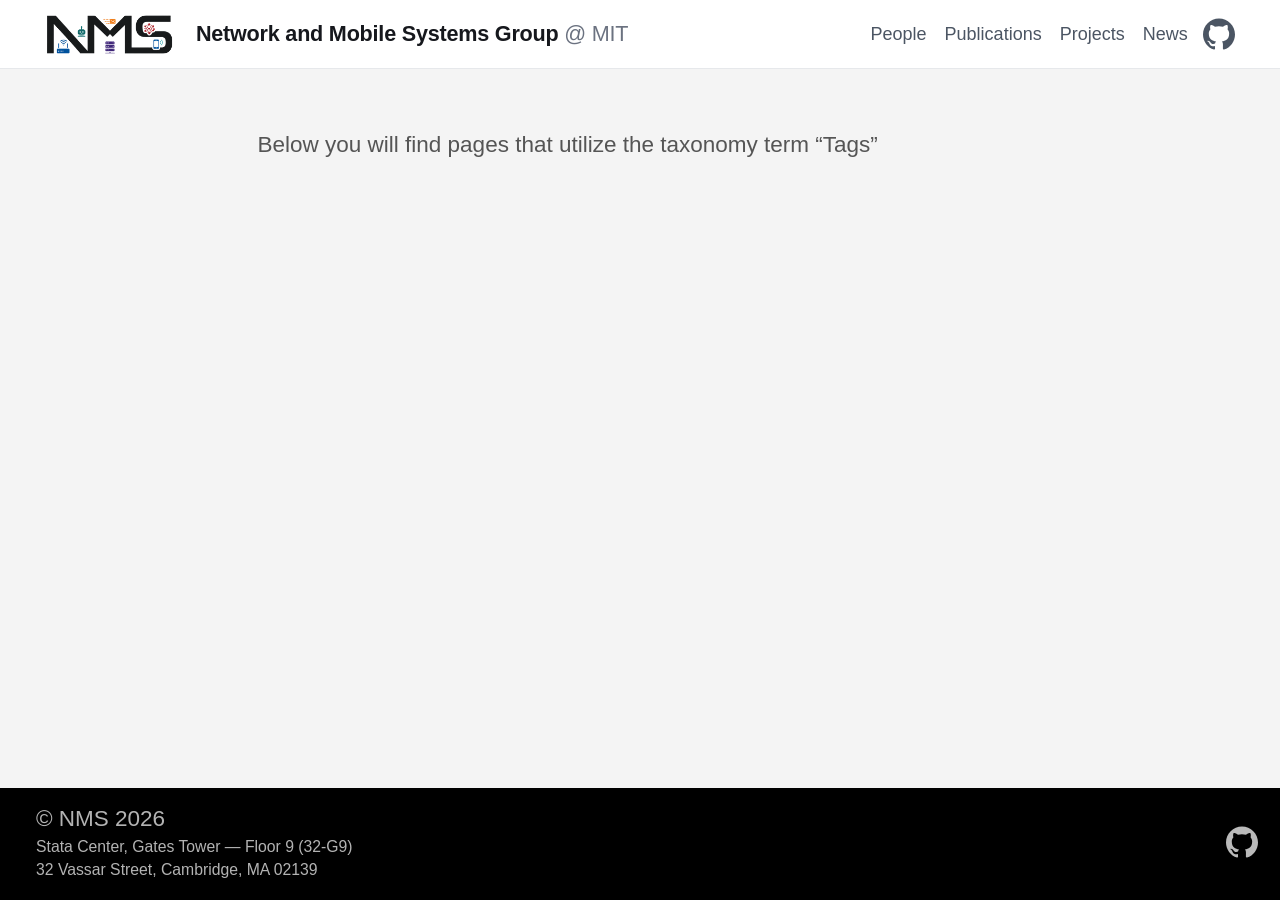
<file: tags/index.html>
<!doctype html><html lang=en-us><head><meta charset=utf-8><meta http-equiv=X-UA-Compatible content="IE=edge,chrome=1"><title>NMS</title><meta name=viewport content="width=device-width,minimum-scale=1"><meta name=description content><meta name=generator content="Hugo 0.163.3"><meta name=robots content="index, follow"><link rel=stylesheet href=/ananke/css/main.15fa3d30d4b4797ce9c37f129b58a652dc0da1605e5eb745b7949eda156527ab.css integrity="sha256-Ffo9MNS0eXzpw38Sm1imUtwNoWBeXrdFt5Se2hVlJ6s=" crossorigin=anonymous><script>(function(){"use strict";function t(){for(var t=document.querySelectorAll(".code-block .code-copy[hidden]"),e=0;e<t.length;e++)t[e].hidden=!1}document.readyState==="loading"?document.addEventListener("DOMContentLoaded",t):t();function e(e){var t=e.querySelector(".code-copy-label"),n=t?t.textContent:null;e.classList.add("is-copied"),t&&(t.textContent="Copied"),window.setTimeout(function(){e.classList.remove("is-copied"),t&&n!==null&&(t.textContent=n)},2e3)}function n(e){var n,t=document.createElement("textarea");t.value=e,t.setAttribute("readonly",""),t.style.position="absolute",t.style.left="-9999px",document.body.appendChild(t),t.select(),n=!1;try{n=document.execCommand("copy")}catch{n=!1}return document.body.removeChild(t),n}function s(t){var s,o,a,i=t.closest(".code-block");if(!i)return;if(s=i.querySelector("pre"),!s)return;a=s.querySelector("code")||s,o=a.innerText,navigator.clipboard&&navigator.clipboard.writeText?navigator.clipboard.writeText(o).then(function(){e(t)},function(){n(o)&&e(t)}):n(o)&&e(t)}document.addEventListener("click",function(e){var t=e.target.closest(".code-copy");t&&s(t)})})()</script><link href=/tags/index.xml rel=alternate type=application/rss+xml title=NMS><link href=/tags/index.xml rel=feed type=application/rss+xml title=NMS><link rel=canonical href=https://mit-nms.github.io/tags/><meta property="og:url" content="https://mit-nms.github.io/tags/"><meta property="og:site_name" content="NMS"><meta property="og:title" content="Tags"><meta property="og:locale" content="en_us"><meta property="og:type" content="website"><meta itemprop=name content="Tags"><meta name=twitter:card content="summary"><meta name=twitter:title content="Tags"></head><body class="ma0 avenir bg-near-white production is-taxonomy"><header class=nms-header><nav class=site-nav-bar role=navigation><div class=site-nav-inner><div class=site-nav-left><a href=/ class="site-brand no-underline" aria-label="NMS home"><img src=/images/nms-logo.png class=site-logo alt=NMS>
</a><a href=/ class="site-title no-underline">Network and Mobile Systems Group <span class=site-title-suffix>@ MIT</span></a></div><div class=site-nav-right><ul class="site-nav-menu list pl0 mv0 dib"><li class="dib ml3"><a class="site-nav-link no-underline" href=/people/>People</a></li><li class="dib ml3"><a class="site-nav-link no-underline" href=/publications/>Publications</a></li><li class="dib ml3"><a class="site-nav-link no-underline" href=/projects/>Projects</a></li><li class="dib ml3"><a class="site-nav-link no-underline" href=/news/>News</a></li></ul><div class=ananke-socials><a href=https://github.com/mit-nms target=_blank rel=noopener class="ananke-social-link link-transition github link dib z-999 pt3 pt0-l mr1" title="follow on GitHub - Opens in a new window" aria-label="follow on GitHub - Opens in a new window"><span class=icon><svg role="img" viewBox="0 0 24 24"><title>GitHub</title><path d="M12 .297c-6.63.0-12 5.373-12 12 0 5.303 3.438 9.8 8.205 11.385.6.113.82-.258.82-.577.0-.285-.01-1.04-.015-2.04-3.338.724-4.042-1.61-4.042-1.61C4.422 18.07 3.633 17.7 3.633 17.7c-1.087-.744.084-.729.084-.729 1.205.084 1.838 1.236 1.838 1.236 1.07 1.835 2.809 1.305 3.495.998.108-.776.417-1.305.76-1.605-2.665-.3-5.466-1.332-5.466-5.93.0-1.31.465-2.38 1.235-3.22-.135-.303-.54-1.523.105-3.176.0.0 1.005-.322 3.3 1.23.96-.267 1.98-.399 3-.405 1.02.006 2.04.138 3 .405 2.28-1.552 3.285-1.23 3.285-1.23.645 1.653.24 2.873.12 3.176.765.84 1.23 1.91 1.23 3.22.0 4.61-2.805 5.625-5.475 5.92.42.36.81 1.096.81 2.22.0 1.606-.015 2.896-.015 3.286.0.315.21.69.825.57C20.565 22.092 24 17.592 24 12.297c0-6.627-5.373-12-12-12"/></svg></span></a></div></div></div></nav></header><main class=pb7 role=main><article class="cf pa3 pa4-m pa4-l"><div class="measure-wide-l center f4 lh-copy nested-copy-line-height nested-links mid-gray"><p>Below you will find pages that utilize the taxonomy term “Tags”</p></div></article><div class="mw8 center"><section class="flex-ns mt5 flex-wrap justify-around"></section></div></main><footer class="bg-black bottom-0 w-100 pa3" role=contentinfo><div class="flex justify-between items-center"><div class=ph3><a class="f4 fw4 hover-white white-70 dn dib-ns no-underline" href=https://mit-nms.github.io/>&copy; NMS 2026</a><address class="footer-address white-70 f6 pt1">Stata Center, Gates Tower — Floor 9 (32-G9)<br>32 Vassar Street, Cambridge, MA 02139</address></div><div><div class=ananke-socials><a href=https://github.com/mit-nms target=_blank rel=noopener class="ananke-social-link link-transition github link dib z-999 pt3 pt0-l mr1" title="follow on GitHub - Opens in a new window" aria-label="follow on GitHub - Opens in a new window"><span class=icon><svg role="img" viewBox="0 0 24 24"><title>GitHub</title><path d="M12 .297c-6.63.0-12 5.373-12 12 0 5.303 3.438 9.8 8.205 11.385.6.113.82-.258.82-.577.0-.285-.01-1.04-.015-2.04-3.338.724-4.042-1.61-4.042-1.61C4.422 18.07 3.633 17.7 3.633 17.7c-1.087-.744.084-.729.084-.729 1.205.084 1.838 1.236 1.838 1.236 1.07 1.835 2.809 1.305 3.495.998.108-.776.417-1.305.76-1.605-2.665-.3-5.466-1.332-5.466-5.93.0-1.31.465-2.38 1.235-3.22-.135-.303-.54-1.523.105-3.176.0.0 1.005-.322 3.3 1.23.96-.267 1.98-.399 3-.405 1.02.006 2.04.138 3 .405 2.28-1.552 3.285-1.23 3.285-1.23.645 1.653.24 2.873.12 3.176.765.84 1.23 1.91 1.23 3.22.0 4.61-2.805 5.625-5.475 5.92.42.36.81 1.096.81 2.22.0 1.606-.015 2.896-.015 3.286.0.315.21.69.825.57C20.565 22.092 24 17.592 24 12.297c0-6.627-5.373-12-12-12"/></svg></span></a></div></div></div></footer></body></html>
</file>
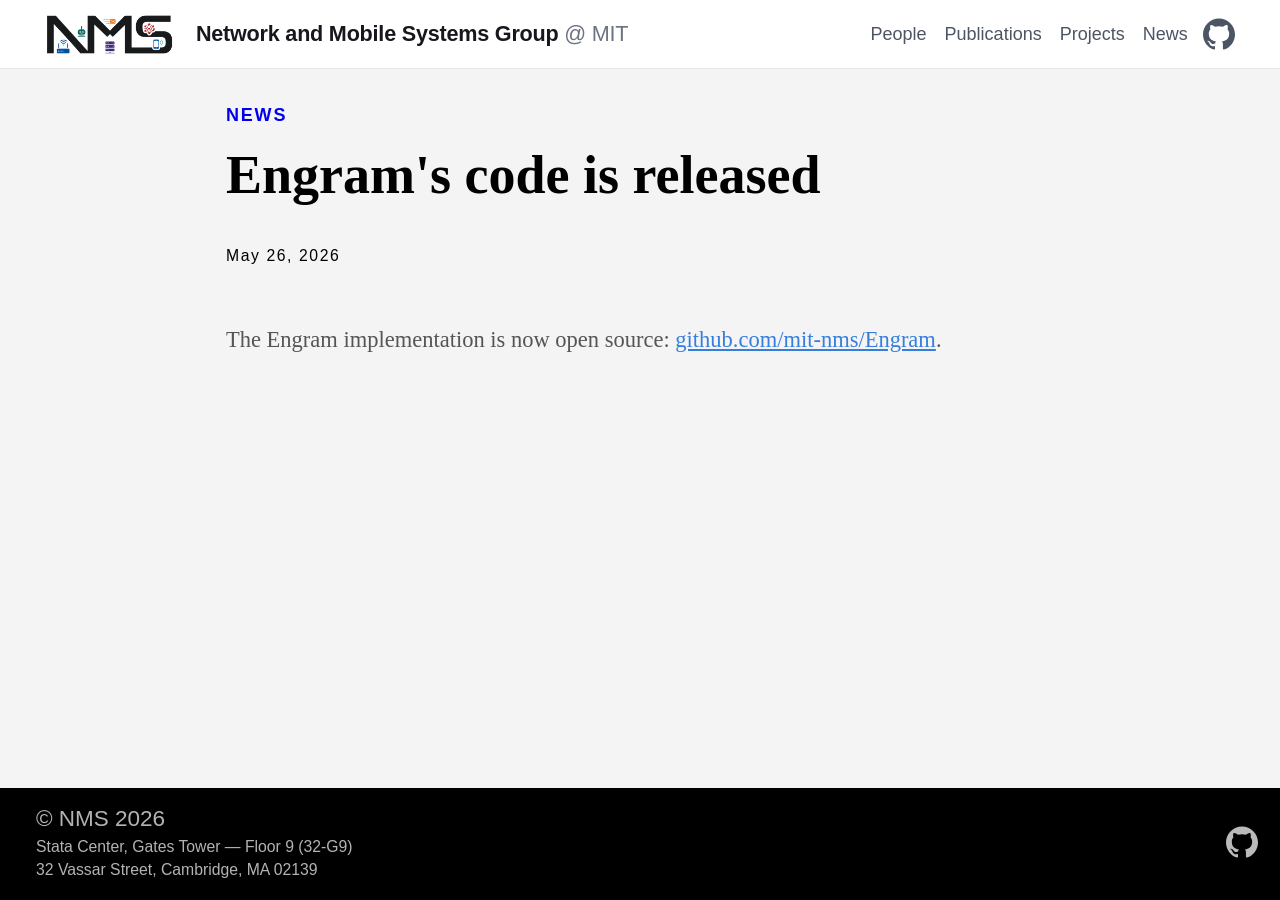
<file: news/engram-code-release/index.html>
<!doctype html><html lang=en-us><head><meta charset=utf-8><meta http-equiv=X-UA-Compatible content="IE=edge,chrome=1"><title>Engram's code is released | NMS</title><meta name=viewport content="width=device-width,minimum-scale=1"><meta name=description content="The Engram implementation is now open source: github.com/mit-nms/Engram."><meta name=generator content="Hugo 0.163.3"><meta name=robots content="index, follow"><link rel=stylesheet href=/ananke/css/main.15fa3d30d4b4797ce9c37f129b58a652dc0da1605e5eb745b7949eda156527ab.css integrity="sha256-Ffo9MNS0eXzpw38Sm1imUtwNoWBeXrdFt5Se2hVlJ6s=" crossorigin=anonymous><script>(function(){"use strict";function t(){for(var t=document.querySelectorAll(".code-block .code-copy[hidden]"),e=0;e<t.length;e++)t[e].hidden=!1}document.readyState==="loading"?document.addEventListener("DOMContentLoaded",t):t();function e(e){var t=e.querySelector(".code-copy-label"),n=t?t.textContent:null;e.classList.add("is-copied"),t&&(t.textContent="Copied"),window.setTimeout(function(){e.classList.remove("is-copied"),t&&n!==null&&(t.textContent=n)},2e3)}function n(e){var n,t=document.createElement("textarea");t.value=e,t.setAttribute("readonly",""),t.style.position="absolute",t.style.left="-9999px",document.body.appendChild(t),t.select(),n=!1;try{n=document.execCommand("copy")}catch{n=!1}return document.body.removeChild(t),n}function s(t){var s,o,a,i=t.closest(".code-block");if(!i)return;if(s=i.querySelector("pre"),!s)return;a=s.querySelector("code")||s,o=a.innerText,navigator.clipboard&&navigator.clipboard.writeText?navigator.clipboard.writeText(o).then(function(){e(t)},function(){n(o)&&e(t)}):n(o)&&e(t)}document.addEventListener("click",function(e){var t=e.target.closest(".code-copy");t&&s(t)})})()</script><link rel=canonical href=https://mit-nms.github.io/news/engram-code-release/><meta property="og:url" content="https://mit-nms.github.io/news/engram-code-release/"><meta property="og:site_name" content="NMS"><meta property="og:title" content="Engram's code is released"><meta property="og:description" content="The Engram implementation is now open source: github.com/mit-nms/Engram."><meta property="og:locale" content="en_us"><meta property="og:type" content="article"><meta property="article:section" content="news"><meta property="article:published_time" content="2026-05-26T11:00:00-04:00"><meta property="article:modified_time" content="2026-05-26T11:00:00-04:00"><meta itemprop=name content="Engram's code is released"><meta itemprop=description content="The Engram implementation is now open source: github.com/mit-nms/Engram."><meta itemprop=datePublished content="2026-05-26T11:00:00-04:00"><meta itemprop=dateModified content="2026-05-26T11:00:00-04:00"><meta itemprop=wordCount content="8"><meta name=twitter:card content="summary"><meta name=twitter:title content="Engram's code is released"><meta name=twitter:description content="The Engram implementation is now open source: github.com/mit-nms/Engram."></head><body class="ma0 avenir bg-near-white production is-page is-page page-engram-code-release"><header class=nms-header><nav class=site-nav-bar role=navigation><div class=site-nav-inner><div class=site-nav-left><a href=/ class="site-brand no-underline" aria-label="NMS home"><img src=/images/nms-logo.png class=site-logo alt=NMS>
</a><a href=/ class="site-title no-underline">Network and Mobile Systems Group <span class=site-title-suffix>@ MIT</span></a></div><div class=site-nav-right><ul class="site-nav-menu list pl0 mv0 dib"><li class="dib ml3"><a class="site-nav-link no-underline" href=/people/>People</a></li><li class="dib ml3"><a class="site-nav-link no-underline" href=/publications/>Publications</a></li><li class="dib ml3"><a class="site-nav-link no-underline" href=/projects/>Projects</a></li><li class="dib ml3"><a class="site-nav-link no-underline" href=/news/>News</a></li></ul><div class=ananke-socials><a href=https://github.com/mit-nms target=_blank rel=noopener class="ananke-social-link link-transition github link dib z-999 pt3 pt0-l mr1" title="follow on GitHub - Opens in a new window" aria-label="follow on GitHub - Opens in a new window"><span class=icon><svg role="img" viewBox="0 0 24 24"><title>GitHub</title><path d="M12 .297c-6.63.0-12 5.373-12 12 0 5.303 3.438 9.8 8.205 11.385.6.113.82-.258.82-.577.0-.285-.01-1.04-.015-2.04-3.338.724-4.042-1.61-4.042-1.61C4.422 18.07 3.633 17.7 3.633 17.7c-1.087-.744.084-.729.084-.729 1.205.084 1.838 1.236 1.838 1.236 1.07 1.835 2.809 1.305 3.495.998.108-.776.417-1.305.76-1.605-2.665-.3-5.466-1.332-5.466-5.93.0-1.31.465-2.38 1.235-3.22-.135-.303-.54-1.523.105-3.176.0.0 1.005-.322 3.3 1.23.96-.267 1.98-.399 3-.405 1.02.006 2.04.138 3 .405 2.28-1.552 3.285-1.23 3.285-1.23.645 1.653.24 2.873.12 3.176.765.84 1.23 1.91 1.23 3.22.0 4.61-2.805 5.625-5.475 5.92.42.36.81 1.096.81 2.22.0 1.606-.015 2.896-.015 3.286.0.315.21.69.825.57C20.565 22.092 24 17.592 24 12.297c0-6.627-5.373-12-12-12"/></svg></span></a></div></div></div></nav></header><main class=pb7 role=main><article class="page-engram-code-release flex-l mw7 center ph3 flex-wrap justify-between"><header class="mt4 w-100"><aside class="instapaper_ignoref b helvetica tracked ttu"><a class="link dim" href=https://mit-nms.github.io/news/>News</a></aside><div id=sharing class="mt3 ananke-socials"></div><h1 class="f1 athelas mt3 mb1">Engram's code is released</h1><time class="f6 mv4 dib tracked" datetime=2026-05-26T11:00:00-04:00>May 26, 2026</time></header><div class="nested-copy-line-height lh-copy serif f4 nested-links mid-gray pr4-l w-100-l"><p>The Engram implementation is now open source: <a href=https://github.com/mit-nms/Engram>github.com/mit-nms/Engram</a>.</p><ul class=pa0></ul><ul class=pa0></ul></div></article></main><footer class="bg-black bottom-0 w-100 pa3" role=contentinfo><div class="flex justify-between items-center"><div class=ph3><a class="f4 fw4 hover-white white-70 dn dib-ns no-underline" href=https://mit-nms.github.io/>&copy; NMS 2026</a><address class="footer-address white-70 f6 pt1">Stata Center, Gates Tower — Floor 9 (32-G9)<br>32 Vassar Street, Cambridge, MA 02139</address></div><div><div class=ananke-socials><a href=https://github.com/mit-nms target=_blank rel=noopener class="ananke-social-link link-transition github link dib z-999 pt3 pt0-l mr1" title="follow on GitHub - Opens in a new window" aria-label="follow on GitHub - Opens in a new window"><span class=icon><svg role="img" viewBox="0 0 24 24"><title>GitHub</title><path d="M12 .297c-6.63.0-12 5.373-12 12 0 5.303 3.438 9.8 8.205 11.385.6.113.82-.258.82-.577.0-.285-.01-1.04-.015-2.04-3.338.724-4.042-1.61-4.042-1.61C4.422 18.07 3.633 17.7 3.633 17.7c-1.087-.744.084-.729.084-.729 1.205.084 1.838 1.236 1.838 1.236 1.07 1.835 2.809 1.305 3.495.998.108-.776.417-1.305.76-1.605-2.665-.3-5.466-1.332-5.466-5.93.0-1.31.465-2.38 1.235-3.22-.135-.303-.54-1.523.105-3.176.0.0 1.005-.322 3.3 1.23.96-.267 1.98-.399 3-.405 1.02.006 2.04.138 3 .405 2.28-1.552 3.285-1.23 3.285-1.23.645 1.653.24 2.873.12 3.176.765.84 1.23 1.91 1.23 3.22.0 4.61-2.805 5.625-5.475 5.92.42.36.81 1.096.81 2.22.0 1.606-.015 2.896-.015 3.286.0.315.21.69.825.57C20.565 22.092 24 17.592 24 12.297c0-6.627-5.373-12-12-12"/></svg></span></a></div></div></div></footer></body></html>
</file>
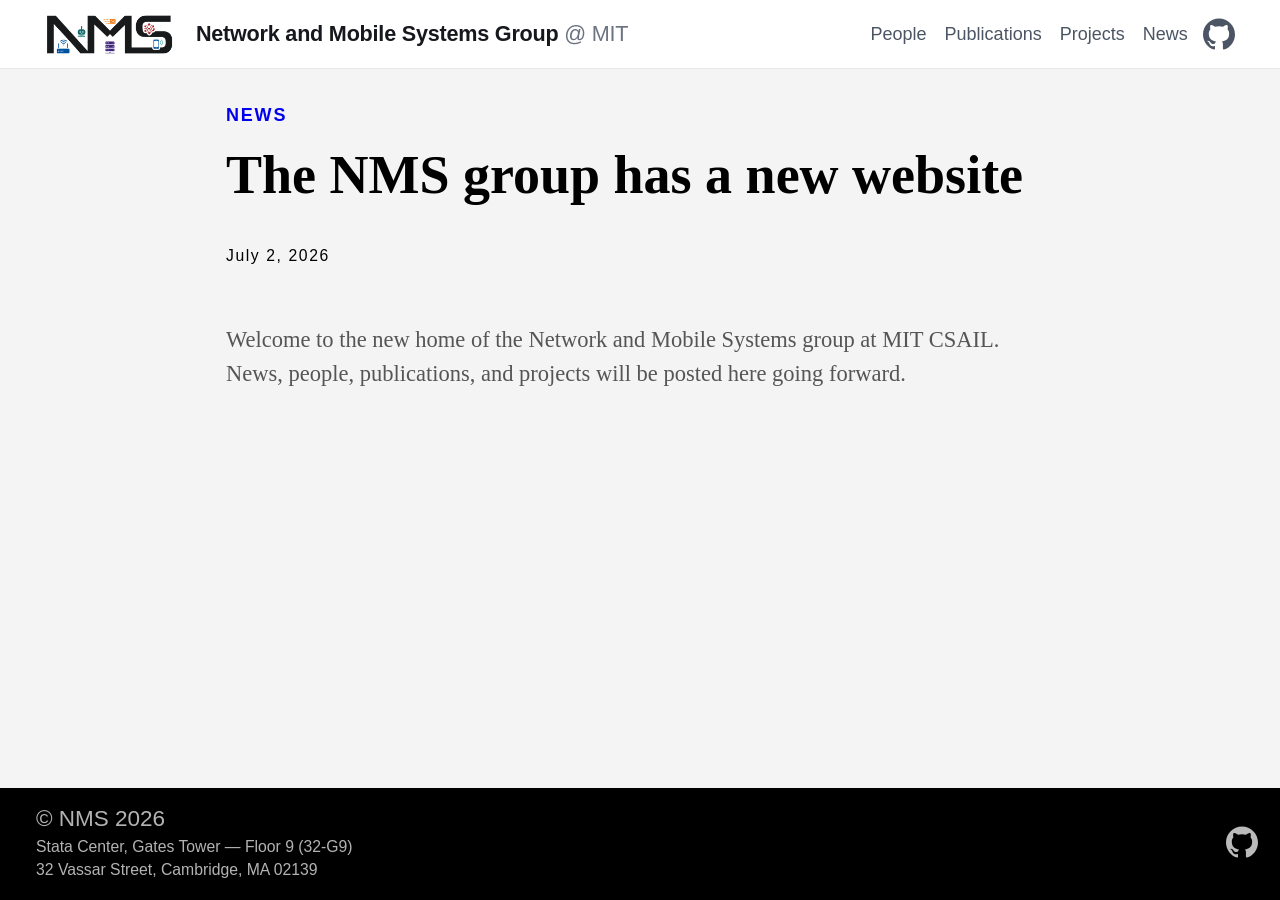
<file: news/new-website/index.html>
<!doctype html><html lang=en-us><head><meta charset=utf-8><meta http-equiv=X-UA-Compatible content="IE=edge,chrome=1"><title>The NMS group has a new website | NMS</title><meta name=viewport content="width=device-width,minimum-scale=1"><meta name=description content="Welcome to the new home of the Network and Mobile Systems group at MIT CSAIL. News, people, publications, and projects will be posted here going forward."><meta name=generator content="Hugo 0.163.3"><meta name=robots content="index, follow"><link rel=stylesheet href=/ananke/css/main.15fa3d30d4b4797ce9c37f129b58a652dc0da1605e5eb745b7949eda156527ab.css integrity="sha256-Ffo9MNS0eXzpw38Sm1imUtwNoWBeXrdFt5Se2hVlJ6s=" crossorigin=anonymous><script>(function(){"use strict";function t(){for(var t=document.querySelectorAll(".code-block .code-copy[hidden]"),e=0;e<t.length;e++)t[e].hidden=!1}document.readyState==="loading"?document.addEventListener("DOMContentLoaded",t):t();function e(e){var t=e.querySelector(".code-copy-label"),n=t?t.textContent:null;e.classList.add("is-copied"),t&&(t.textContent="Copied"),window.setTimeout(function(){e.classList.remove("is-copied"),t&&n!==null&&(t.textContent=n)},2e3)}function n(e){var n,t=document.createElement("textarea");t.value=e,t.setAttribute("readonly",""),t.style.position="absolute",t.style.left="-9999px",document.body.appendChild(t),t.select(),n=!1;try{n=document.execCommand("copy")}catch{n=!1}return document.body.removeChild(t),n}function s(t){var s,o,a,i=t.closest(".code-block");if(!i)return;if(s=i.querySelector("pre"),!s)return;a=s.querySelector("code")||s,o=a.innerText,navigator.clipboard&&navigator.clipboard.writeText?navigator.clipboard.writeText(o).then(function(){e(t)},function(){n(o)&&e(t)}):n(o)&&e(t)}document.addEventListener("click",function(e){var t=e.target.closest(".code-copy");t&&s(t)})})()</script><link rel=canonical href=https://mit-nms.github.io/news/new-website/><meta property="og:url" content="https://mit-nms.github.io/news/new-website/"><meta property="og:site_name" content="NMS"><meta property="og:title" content="The NMS group has a new website"><meta property="og:description" content="Welcome to the new home of the Network and Mobile Systems group at MIT CSAIL. News, people, publications, and projects will be posted here going forward."><meta property="og:locale" content="en_us"><meta property="og:type" content="article"><meta property="article:section" content="news"><meta property="article:published_time" content="2026-07-02T15:00:00-04:00"><meta property="article:modified_time" content="2026-07-02T15:00:00-04:00"><meta itemprop=name content="The NMS group has a new website"><meta itemprop=description content="Welcome to the new home of the Network and Mobile Systems group at MIT CSAIL. News, people, publications, and projects will be posted here going forward."><meta itemprop=datePublished content="2026-07-02T15:00:00-04:00"><meta itemprop=dateModified content="2026-07-02T15:00:00-04:00"><meta itemprop=wordCount content="26"><meta name=twitter:card content="summary"><meta name=twitter:title content="The NMS group has a new website"><meta name=twitter:description content="Welcome to the new home of the Network and Mobile Systems group at MIT CSAIL. News, people, publications, and projects will be posted here going forward."></head><body class="ma0 avenir bg-near-white production is-page is-page page-new-website"><header class=nms-header><nav class=site-nav-bar role=navigation><div class=site-nav-inner><div class=site-nav-left><a href=/ class="site-brand no-underline" aria-label="NMS home"><img src=/images/nms-logo.png class=site-logo alt=NMS>
</a><a href=/ class="site-title no-underline">Network and Mobile Systems Group <span class=site-title-suffix>@ MIT</span></a></div><div class=site-nav-right><ul class="site-nav-menu list pl0 mv0 dib"><li class="dib ml3"><a class="site-nav-link no-underline" href=/people/>People</a></li><li class="dib ml3"><a class="site-nav-link no-underline" href=/publications/>Publications</a></li><li class="dib ml3"><a class="site-nav-link no-underline" href=/projects/>Projects</a></li><li class="dib ml3"><a class="site-nav-link no-underline" href=/news/>News</a></li></ul><div class=ananke-socials><a href=https://github.com/mit-nms target=_blank rel=noopener class="ananke-social-link link-transition github link dib z-999 pt3 pt0-l mr1" title="follow on GitHub - Opens in a new window" aria-label="follow on GitHub - Opens in a new window"><span class=icon><svg role="img" viewBox="0 0 24 24"><title>GitHub</title><path d="M12 .297c-6.63.0-12 5.373-12 12 0 5.303 3.438 9.8 8.205 11.385.6.113.82-.258.82-.577.0-.285-.01-1.04-.015-2.04-3.338.724-4.042-1.61-4.042-1.61C4.422 18.07 3.633 17.7 3.633 17.7c-1.087-.744.084-.729.084-.729 1.205.084 1.838 1.236 1.838 1.236 1.07 1.835 2.809 1.305 3.495.998.108-.776.417-1.305.76-1.605-2.665-.3-5.466-1.332-5.466-5.93.0-1.31.465-2.38 1.235-3.22-.135-.303-.54-1.523.105-3.176.0.0 1.005-.322 3.3 1.23.96-.267 1.98-.399 3-.405 1.02.006 2.04.138 3 .405 2.28-1.552 3.285-1.23 3.285-1.23.645 1.653.24 2.873.12 3.176.765.84 1.23 1.91 1.23 3.22.0 4.61-2.805 5.625-5.475 5.92.42.36.81 1.096.81 2.22.0 1.606-.015 2.896-.015 3.286.0.315.21.69.825.57C20.565 22.092 24 17.592 24 12.297c0-6.627-5.373-12-12-12"/></svg></span></a></div></div></div></nav></header><main class=pb7 role=main><article class="page-new-website flex-l mw7 center ph3 flex-wrap justify-between"><header class="mt4 w-100"><aside class="instapaper_ignoref b helvetica tracked ttu"><a class="link dim" href=https://mit-nms.github.io/news/>News</a></aside><div id=sharing class="mt3 ananke-socials"></div><h1 class="f1 athelas mt3 mb1">The NMS group has a new website</h1><time class="f6 mv4 dib tracked" datetime=2026-07-02T15:00:00-04:00>July 2, 2026</time></header><div class="nested-copy-line-height lh-copy serif f4 nested-links mid-gray pr4-l w-100-l"><p>Welcome to the new home of the Network and Mobile Systems group at MIT CSAIL. News, people, publications, and projects will be posted here going forward.</p><ul class=pa0></ul><ul class=pa0></ul></div></article></main><footer class="bg-black bottom-0 w-100 pa3" role=contentinfo><div class="flex justify-between items-center"><div class=ph3><a class="f4 fw4 hover-white white-70 dn dib-ns no-underline" href=https://mit-nms.github.io/>&copy; NMS 2026</a><address class="footer-address white-70 f6 pt1">Stata Center, Gates Tower — Floor 9 (32-G9)<br>32 Vassar Street, Cambridge, MA 02139</address></div><div><div class=ananke-socials><a href=https://github.com/mit-nms target=_blank rel=noopener class="ananke-social-link link-transition github link dib z-999 pt3 pt0-l mr1" title="follow on GitHub - Opens in a new window" aria-label="follow on GitHub - Opens in a new window"><span class=icon><svg role="img" viewBox="0 0 24 24"><title>GitHub</title><path d="M12 .297c-6.63.0-12 5.373-12 12 0 5.303 3.438 9.8 8.205 11.385.6.113.82-.258.82-.577.0-.285-.01-1.04-.015-2.04-3.338.724-4.042-1.61-4.042-1.61C4.422 18.07 3.633 17.7 3.633 17.7c-1.087-.744.084-.729.084-.729 1.205.084 1.838 1.236 1.838 1.236 1.07 1.835 2.809 1.305 3.495.998.108-.776.417-1.305.76-1.605-2.665-.3-5.466-1.332-5.466-5.93.0-1.31.465-2.38 1.235-3.22-.135-.303-.54-1.523.105-3.176.0.0 1.005-.322 3.3 1.23.96-.267 1.98-.399 3-.405 1.02.006 2.04.138 3 .405 2.28-1.552 3.285-1.23 3.285-1.23.645 1.653.24 2.873.12 3.176.765.84 1.23 1.91 1.23 3.22.0 4.61-2.805 5.625-5.475 5.92.42.36.81 1.096.81 2.22.0 1.606-.015 2.896-.015 3.286.0.315.21.69.825.57C20.565 22.092 24 17.592 24 12.297c0-6.627-5.373-12-12-12"/></svg></span></a></div></div></div></footer></body></html>
</file>
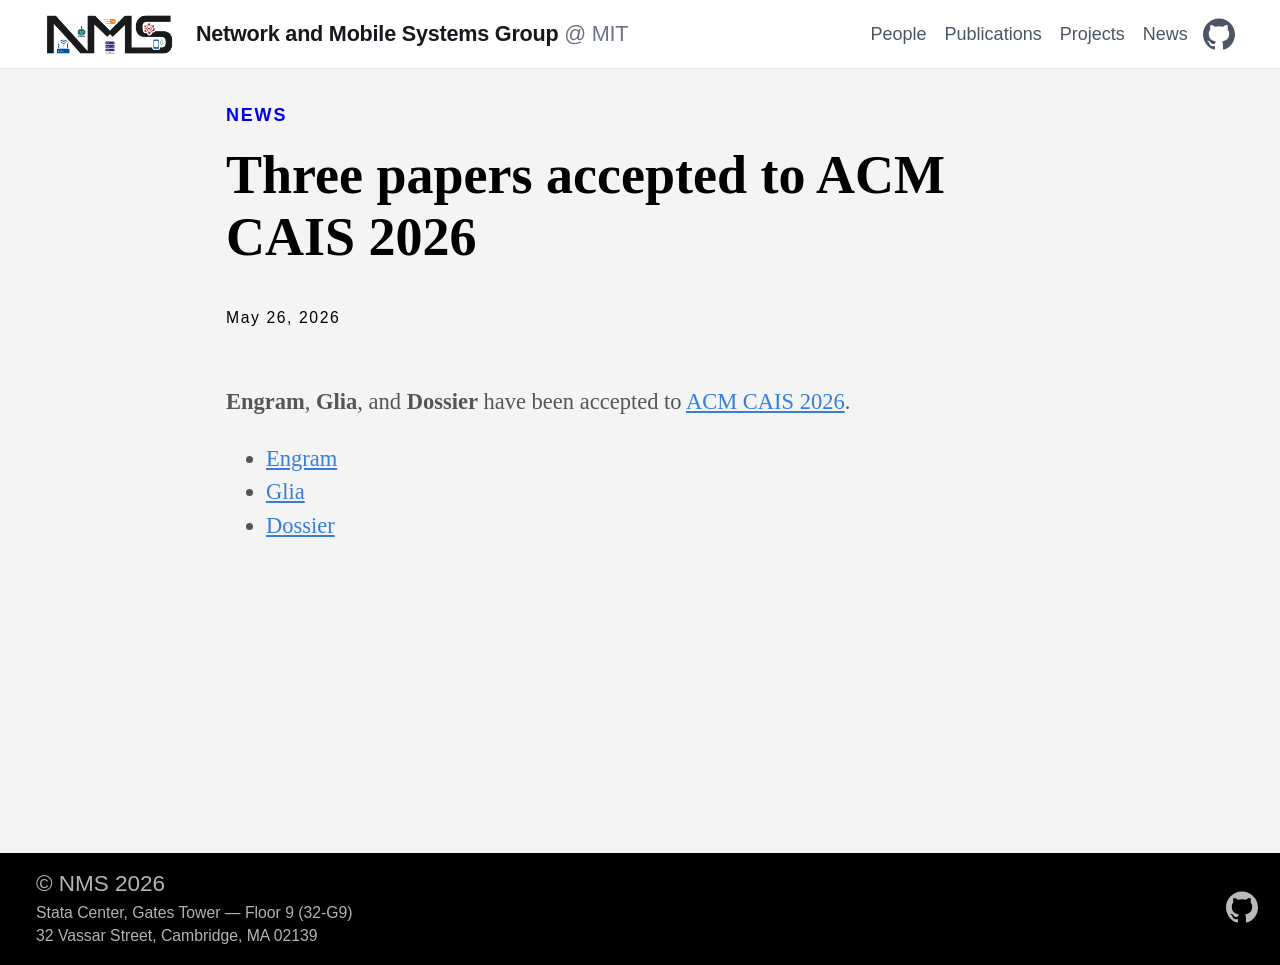
<file: news/three-papers-cais-2026/index.html>
<!doctype html><html lang=en-us><head><meta charset=utf-8><meta http-equiv=X-UA-Compatible content="IE=edge,chrome=1"><title>Three papers accepted to ACM CAIS 2026 | NMS</title><meta name=viewport content="width=device-width,minimum-scale=1"><meta name=description content="Engram, Glia, and Dossier have been accepted to ACM CAIS 2026.

Engram
Glia
Dossier
"><meta name=generator content="Hugo 0.163.3"><meta name=robots content="index, follow"><link rel=stylesheet href=/ananke/css/main.15fa3d30d4b4797ce9c37f129b58a652dc0da1605e5eb745b7949eda156527ab.css integrity="sha256-Ffo9MNS0eXzpw38Sm1imUtwNoWBeXrdFt5Se2hVlJ6s=" crossorigin=anonymous><script>(function(){"use strict";function t(){for(var t=document.querySelectorAll(".code-block .code-copy[hidden]"),e=0;e<t.length;e++)t[e].hidden=!1}document.readyState==="loading"?document.addEventListener("DOMContentLoaded",t):t();function e(e){var t=e.querySelector(".code-copy-label"),n=t?t.textContent:null;e.classList.add("is-copied"),t&&(t.textContent="Copied"),window.setTimeout(function(){e.classList.remove("is-copied"),t&&n!==null&&(t.textContent=n)},2e3)}function n(e){var n,t=document.createElement("textarea");t.value=e,t.setAttribute("readonly",""),t.style.position="absolute",t.style.left="-9999px",document.body.appendChild(t),t.select(),n=!1;try{n=document.execCommand("copy")}catch{n=!1}return document.body.removeChild(t),n}function s(t){var s,o,a,i=t.closest(".code-block");if(!i)return;if(s=i.querySelector("pre"),!s)return;a=s.querySelector("code")||s,o=a.innerText,navigator.clipboard&&navigator.clipboard.writeText?navigator.clipboard.writeText(o).then(function(){e(t)},function(){n(o)&&e(t)}):n(o)&&e(t)}document.addEventListener("click",function(e){var t=e.target.closest(".code-copy");t&&s(t)})})()</script><link rel=canonical href=https://mit-nms.github.io/news/three-papers-cais-2026/><meta property="og:url" content="https://mit-nms.github.io/news/three-papers-cais-2026/"><meta property="og:site_name" content="NMS"><meta property="og:title" content="Three papers accepted to ACM CAIS 2026"><meta property="og:description" content="Engram, Glia, and Dossier have been accepted to ACM CAIS 2026.
Engram Glia Dossier"><meta property="og:locale" content="en_us"><meta property="og:type" content="article"><meta property="article:section" content="news"><meta property="article:published_time" content="2026-05-26T12:00:00-04:00"><meta property="article:modified_time" content="2026-05-26T12:00:00-04:00"><meta itemprop=name content="Three papers accepted to ACM CAIS 2026"><meta itemprop=description content="Engram, Glia, and Dossier have been accepted to ACM CAIS 2026.
Engram Glia Dossier"><meta itemprop=datePublished content="2026-05-26T12:00:00-04:00"><meta itemprop=dateModified content="2026-05-26T12:00:00-04:00"><meta itemprop=wordCount content="14"><meta name=twitter:card content="summary"><meta name=twitter:title content="Three papers accepted to ACM CAIS 2026"><meta name=twitter:description content="Engram, Glia, and Dossier have been accepted to ACM CAIS 2026.
Engram Glia Dossier"></head><body class="ma0 avenir bg-near-white production is-page is-page page-three-papers-cais-2026"><header class=nms-header><nav class=site-nav-bar role=navigation><div class=site-nav-inner><div class=site-nav-left><a href=/ class="site-brand no-underline" aria-label="NMS home"><img src=/images/nms-logo.png class=site-logo alt=NMS>
</a><a href=/ class="site-title no-underline">Network and Mobile Systems Group <span class=site-title-suffix>@ MIT</span></a></div><div class=site-nav-right><ul class="site-nav-menu list pl0 mv0 dib"><li class="dib ml3"><a class="site-nav-link no-underline" href=/people/>People</a></li><li class="dib ml3"><a class="site-nav-link no-underline" href=/publications/>Publications</a></li><li class="dib ml3"><a class="site-nav-link no-underline" href=/projects/>Projects</a></li><li class="dib ml3"><a class="site-nav-link no-underline" href=/news/>News</a></li></ul><div class=ananke-socials><a href=https://github.com/mit-nms target=_blank rel=noopener class="ananke-social-link link-transition github link dib z-999 pt3 pt0-l mr1" title="follow on GitHub - Opens in a new window" aria-label="follow on GitHub - Opens in a new window"><span class=icon><svg role="img" viewBox="0 0 24 24"><title>GitHub</title><path d="M12 .297c-6.63.0-12 5.373-12 12 0 5.303 3.438 9.8 8.205 11.385.6.113.82-.258.82-.577.0-.285-.01-1.04-.015-2.04-3.338.724-4.042-1.61-4.042-1.61C4.422 18.07 3.633 17.7 3.633 17.7c-1.087-.744.084-.729.084-.729 1.205.084 1.838 1.236 1.838 1.236 1.07 1.835 2.809 1.305 3.495.998.108-.776.417-1.305.76-1.605-2.665-.3-5.466-1.332-5.466-5.93.0-1.31.465-2.38 1.235-3.22-.135-.303-.54-1.523.105-3.176.0.0 1.005-.322 3.3 1.23.96-.267 1.98-.399 3-.405 1.02.006 2.04.138 3 .405 2.28-1.552 3.285-1.23 3.285-1.23.645 1.653.24 2.873.12 3.176.765.84 1.23 1.91 1.23 3.22.0 4.61-2.805 5.625-5.475 5.92.42.36.81 1.096.81 2.22.0 1.606-.015 2.896-.015 3.286.0.315.21.69.825.57C20.565 22.092 24 17.592 24 12.297c0-6.627-5.373-12-12-12"/></svg></span></a></div></div></div></nav></header><main class=pb7 role=main><article class="page-three-papers-cais-2026 flex-l mw7 center ph3 flex-wrap justify-between"><header class="mt4 w-100"><aside class="instapaper_ignoref b helvetica tracked ttu"><a class="link dim" href=https://mit-nms.github.io/news/>News</a></aside><div id=sharing class="mt3 ananke-socials"></div><h1 class="f1 athelas mt3 mb1">Three papers accepted to ACM CAIS 2026</h1><time class="f6 mv4 dib tracked" datetime=2026-05-26T12:00:00-04:00>May 26, 2026</time></header><div class="nested-copy-line-height lh-copy serif f4 nested-links mid-gray pr4-l w-100-l"><p><strong>Engram</strong>, <strong>Glia</strong>, and <strong>Dossier</strong> have been accepted to <a href=https://www.caisconf.org>ACM CAIS 2026</a>.</p><ul><li><a href=https://dl.acm.org/doi/full/10.1145/3786335.3813138>Engram</a></li><li><a href=https://dl.acm.org/doi/full/10.1145/3786335.3813125>Glia</a></li><li><a href=https://dl.acm.org/doi/full/10.1145/3786335.3813122>Dossier</a></li></ul><ul class=pa0></ul><ul class=pa0></ul></div></article></main><footer class="bg-black bottom-0 w-100 pa3" role=contentinfo><div class="flex justify-between items-center"><div class=ph3><a class="f4 fw4 hover-white white-70 dn dib-ns no-underline" href=https://mit-nms.github.io/>&copy; NMS 2026</a><address class="footer-address white-70 f6 pt1">Stata Center, Gates Tower — Floor 9 (32-G9)<br>32 Vassar Street, Cambridge, MA 02139</address></div><div><div class=ananke-socials><a href=https://github.com/mit-nms target=_blank rel=noopener class="ananke-social-link link-transition github link dib z-999 pt3 pt0-l mr1" title="follow on GitHub - Opens in a new window" aria-label="follow on GitHub - Opens in a new window"><span class=icon><svg role="img" viewBox="0 0 24 24"><title>GitHub</title><path d="M12 .297c-6.63.0-12 5.373-12 12 0 5.303 3.438 9.8 8.205 11.385.6.113.82-.258.82-.577.0-.285-.01-1.04-.015-2.04-3.338.724-4.042-1.61-4.042-1.61C4.422 18.07 3.633 17.7 3.633 17.7c-1.087-.744.084-.729.084-.729 1.205.084 1.838 1.236 1.838 1.236 1.07 1.835 2.809 1.305 3.495.998.108-.776.417-1.305.76-1.605-2.665-.3-5.466-1.332-5.466-5.93.0-1.31.465-2.38 1.235-3.22-.135-.303-.54-1.523.105-3.176.0.0 1.005-.322 3.3 1.23.96-.267 1.98-.399 3-.405 1.02.006 2.04.138 3 .405 2.28-1.552 3.285-1.23 3.285-1.23.645 1.653.24 2.873.12 3.176.765.84 1.23 1.91 1.23 3.22.0 4.61-2.805 5.625-5.475 5.92.42.36.81 1.096.81 2.22.0 1.606-.015 2.896-.015 3.286.0.315.21.69.825.57C20.565 22.092 24 17.592 24 12.297c0-6.627-5.373-12-12-12"/></svg></span></a></div></div></div></footer></body></html>
</file>
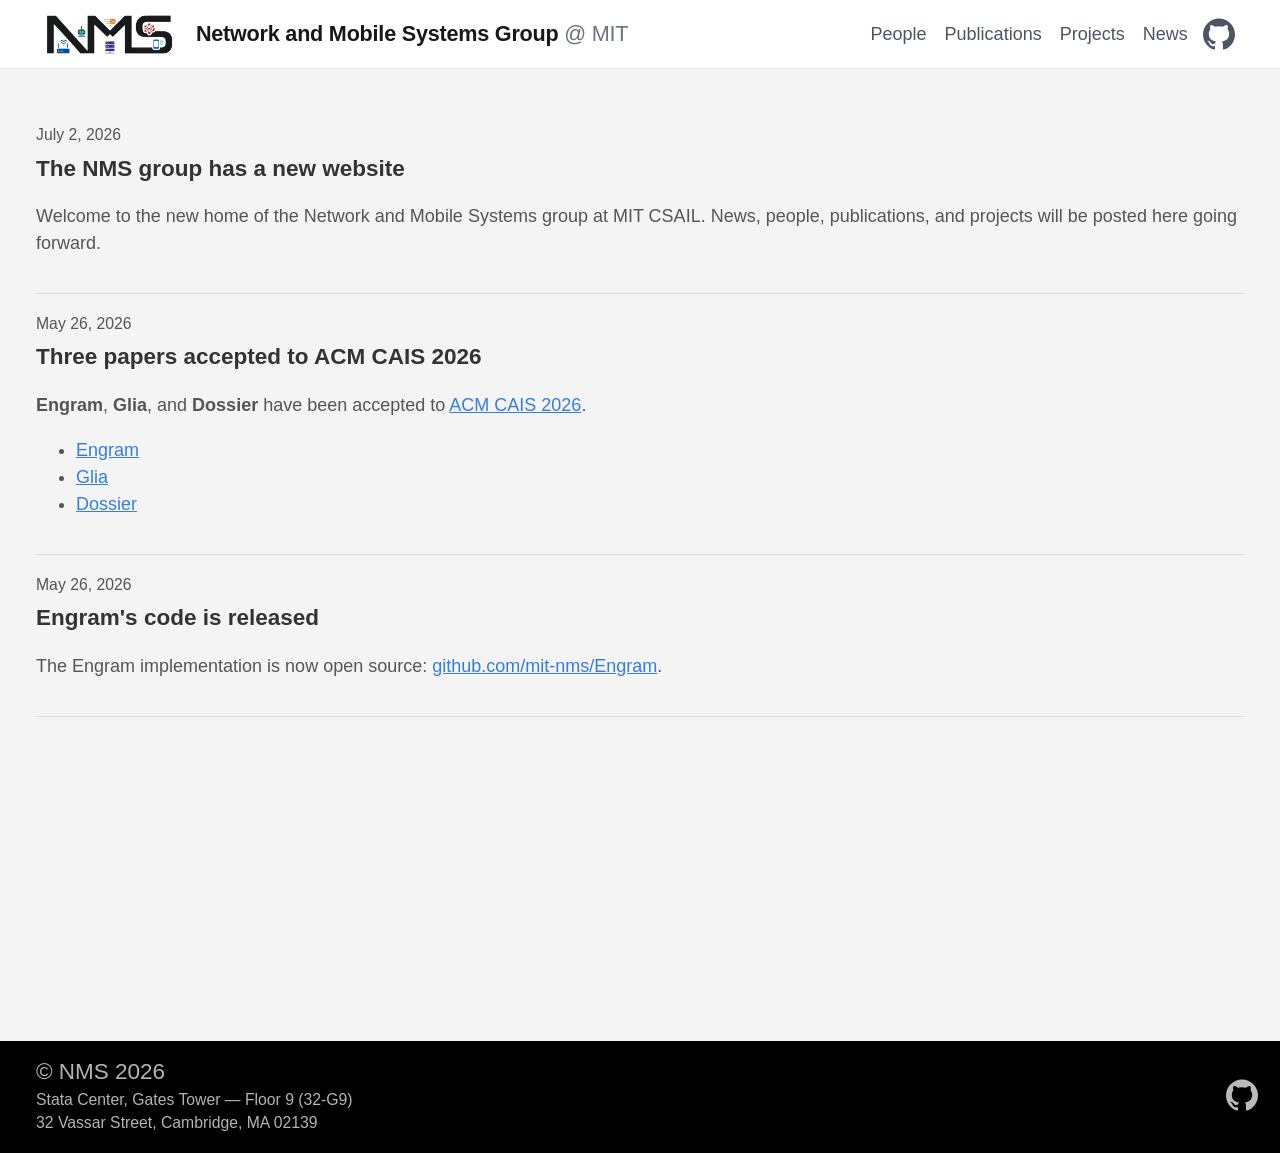
<file: news/page/1/index.html>
<!doctype html><html lang=en-us><head><title>https://mit-nms.github.io/news/</title><link rel=canonical href=https://mit-nms.github.io/news/><meta charset=utf-8><meta http-equiv=refresh content="0; url=https://mit-nms.github.io/news/"></head></html>
</file>
